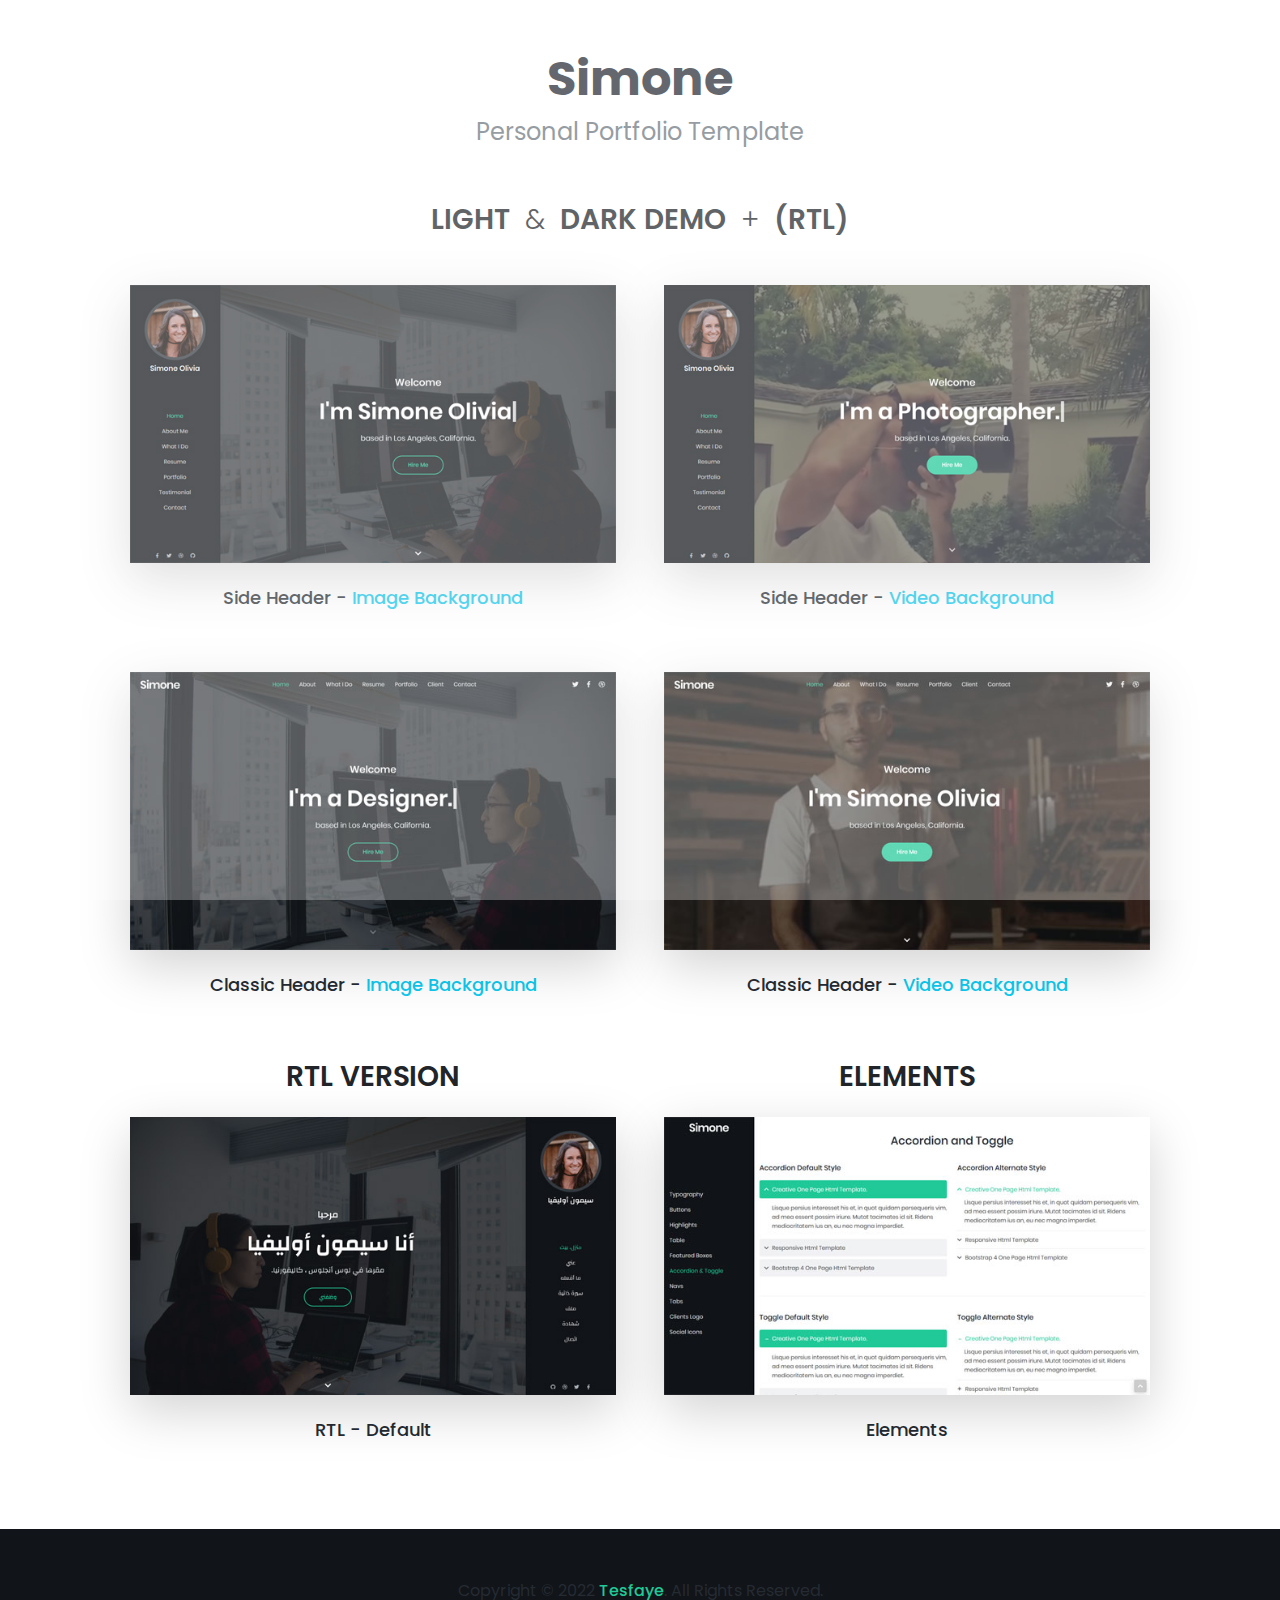
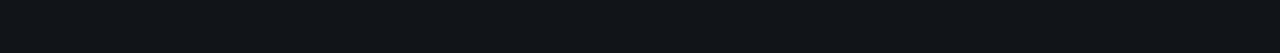
<file: demos.html>
<!DOCTYPE html>
<html lang="en">
<head>
<meta charset="utf-8" />
<meta http-equiv="X-UA-Compatible" content="IE=edge">
<meta name="viewport" content="width=device-width, initial-scale=1">
<link href="images/favicon.png" rel="icon" />
<title>Simone - Personal Portfolio Template</title>
<meta name="description" content="Simone is responsive bootstrap 5 one page personal portfolio html template.">
<meta name="author" content="harnishdesign.net">

<!-- Web Fonts
======================= -->
<link href="https://fonts.googleapis.com/css2?family=Poppins:ital,wght@0,100;0,200;0,300;0,400;0,500;0,600;0,700;0,800;0,900;1,100;1,200;1,300;1,400;1,500;1,600;1,700;1,800;1,900&display=swap" rel="stylesheet">

<!-- Stylesheet
======================= -->
<link rel="stylesheet" type="text/css" href="vendor/bootstrap/css/bootstrap.min.css"/>
<link rel="stylesheet" type="text/css" href="css/stylesheet.css"/>
</head>
<body>

<!-- Preloader -->
<div class="preloader">
  <div class="lds-ellipsis">
    <div></div>
    <div></div>
    <div></div>
    <div></div>
  </div>
</div>
<!-- Preloader End -->

<div id="main-wrapper"> 

<!-- Header -->
<header class="text-center bg-white py-5">
  <h1 class="text-12 fw-700">Simone</h1>
  <h2 class="text-muted text-6 fw-400">Personal Portfolio Template</h2>
</header>
<div class="container text-center pb-5">
  <h2 class="text-7 mb-4 text-dark text-uppercase fw-600">Light <span class="fw-300 mx-2">&</span> Dark Demo <span class="fw-300 mx-2">+</span> (RTL)</h2>
  <div class="row gx-5 mx-lg-4 portfolio">
          <div class="col-md-6 my-4">
            <div class="portfolio-box mb-3">
              <div class="portfolio-img shadow-lg"> <img class="img-fluid d-block" src="images/demos/index.jpg" alt="">
                <div class="portfolio-overlay">
                  <div class="portfolio-overlay-details">
				  <a href="index.html" target="_blank" class="btn btn-outline-light btn-lg mx-1">Light</a>
				  <a href="index-dark.html" target="_blank" class="btn btn-outline-light btn-lg mx-1">Dark</a>
				  </div>
                </div>
              </div>
              <div class="portfolio-details pb-0">
                <h3 class="text-4 fw-500 mb-0">Side Header - <span class="text-info">Image Background</span></h3>
              </div>
            </div>
          </div>
		  <div class="col-md-6 my-4">
            <div class="portfolio-box mb-3">
              <div class="portfolio-img shadow-lg"> <img class="img-fluid d-block" src="images/demos/index-video.jpg" alt="">
                <div class="portfolio-overlay">
                  <div class="portfolio-overlay-details">
				  <a href="index-video-youtube.html" target="_blank" class="btn btn-outline-light btn-lg mx-1">Light</a>
				  <a href="index-video-youtube-dark.html" target="_blank" class="btn btn-outline-light btn-lg mx-1">Dark</a>
				  </div>
                </div>
              </div>
              <div class="portfolio-details pb-0">
                <h3 class="text-4 fw-500 mb-0">Side Header - <span class="text-info">Video Background</span></h3>
              </div>
            </div>
          </div>
		  <div class="col-md-6 my-4">
            <div class="portfolio-box mb-3">
              <div class="portfolio-img shadow-lg"> <img class="img-fluid d-block" src="images/demos/index-classic-header.jpg" alt="">
                <div class="portfolio-overlay">
                  <div class="portfolio-overlay-details">
				  <a href="index-classic-header.html" target="_blank" class="btn btn-outline-light btn-lg mx-1">Light</a>
				  <a href="index-dark-classic-header.html" target="_blank" class="btn btn-outline-light btn-lg mx-1">Dark</a>
				  </div>
                </div>
              </div>
              <div class="portfolio-details pb-0">
                <h3 class="text-4 fw-500 mb-0">Classic Header - <span class="text-info">Image Background</span></h3>
              </div>
            </div>
          </div>
		  <div class="col-md-6 my-4">
            <div class="portfolio-box mb-3">
              <div class="portfolio-img shadow-lg"> <img class="img-fluid d-block" src="images/demos/index-video-classic-header.jpg" alt="">
                <div class="portfolio-overlay">
                  <div class="portfolio-overlay-details">
				  <a href="index-video-youtube-classic-header.html" target="_blank" class="btn btn-outline-light btn-lg mx-1">Light</a>
				  <a href="index-video-youtube-dark-classic-header.html" target="_blank" class="btn btn-outline-light btn-lg mx-1">Dark</a>
				  </div>
                </div>
              </div>
              <div class="portfolio-details pb-0">
                <h3 class="text-4 fw-500 mb-0">Classic Header - <span class="text-info">Video Background</span></h3>
              </div>
            </div>
          </div>
		  <div class="col-md-6 my-4">
            <h2 class="text-7 mb-4 text-dark text-uppercase fw-600">RTL Version</h2>
			<div class="portfolio-box mb-3">
              <div class="portfolio-img shadow-lg"> <img class="img-fluid d-block" src="images/demos/index-rtl.jpg" alt="">
                <div class="portfolio-overlay">
                  <div class="portfolio-overlay-details">
				  <a href="index-rtl.html" target="_blank" class="btn btn-outline-light btn-lg mx-1">View Demo</a>
				  </div>
                </div>
              </div>
              <div class="portfolio-details pb-0">
                <h3 class="text-4 fw-500 mb-0">RTL - Default</h3>
              </div>
            </div>
          </div>
		  <div class="col-md-6 my-4">
            <h2 class="text-7 mb-4 text-dark text-uppercase fw-600">Elements</h2>
			<div class="portfolio-box mb-3">
              <div class="portfolio-img shadow-lg"> <img class="img-fluid d-block" src="images/demos/elements.jpg" alt="">
                <div class="portfolio-overlay">
                  <div class="portfolio-overlay-details">
				  <a href="elements.html" target="_blank" class="btn btn-outline-light btn-lg mx-1">View Demo</a>
				  </div>
                </div>
              </div>
              <div class="portfolio-details pb-0">
                <h3 class="text-4 fw-500 mb-0">Elements</h3>
              </div>
            </div>
          </div>
	</div>
</div>

<!-- Footer -->
<footer id="footer" class="text-center bg-dark footer-text-light py-5">
  <p class="mb-0">Copyright © 2022 <a href="#" class="fw-500">Tesfaye</a>. All Rights Reserved.</p>
</footer>
</div>
<!-- Script --> 
<script src="vendor/jquery/jquery.min.js"></script> 
<script src="vendor/bootstrap/js/bootstrap.bundle.min.js"></script> 
<script src="js/theme.js"></script>
</body>
</html>
</file>
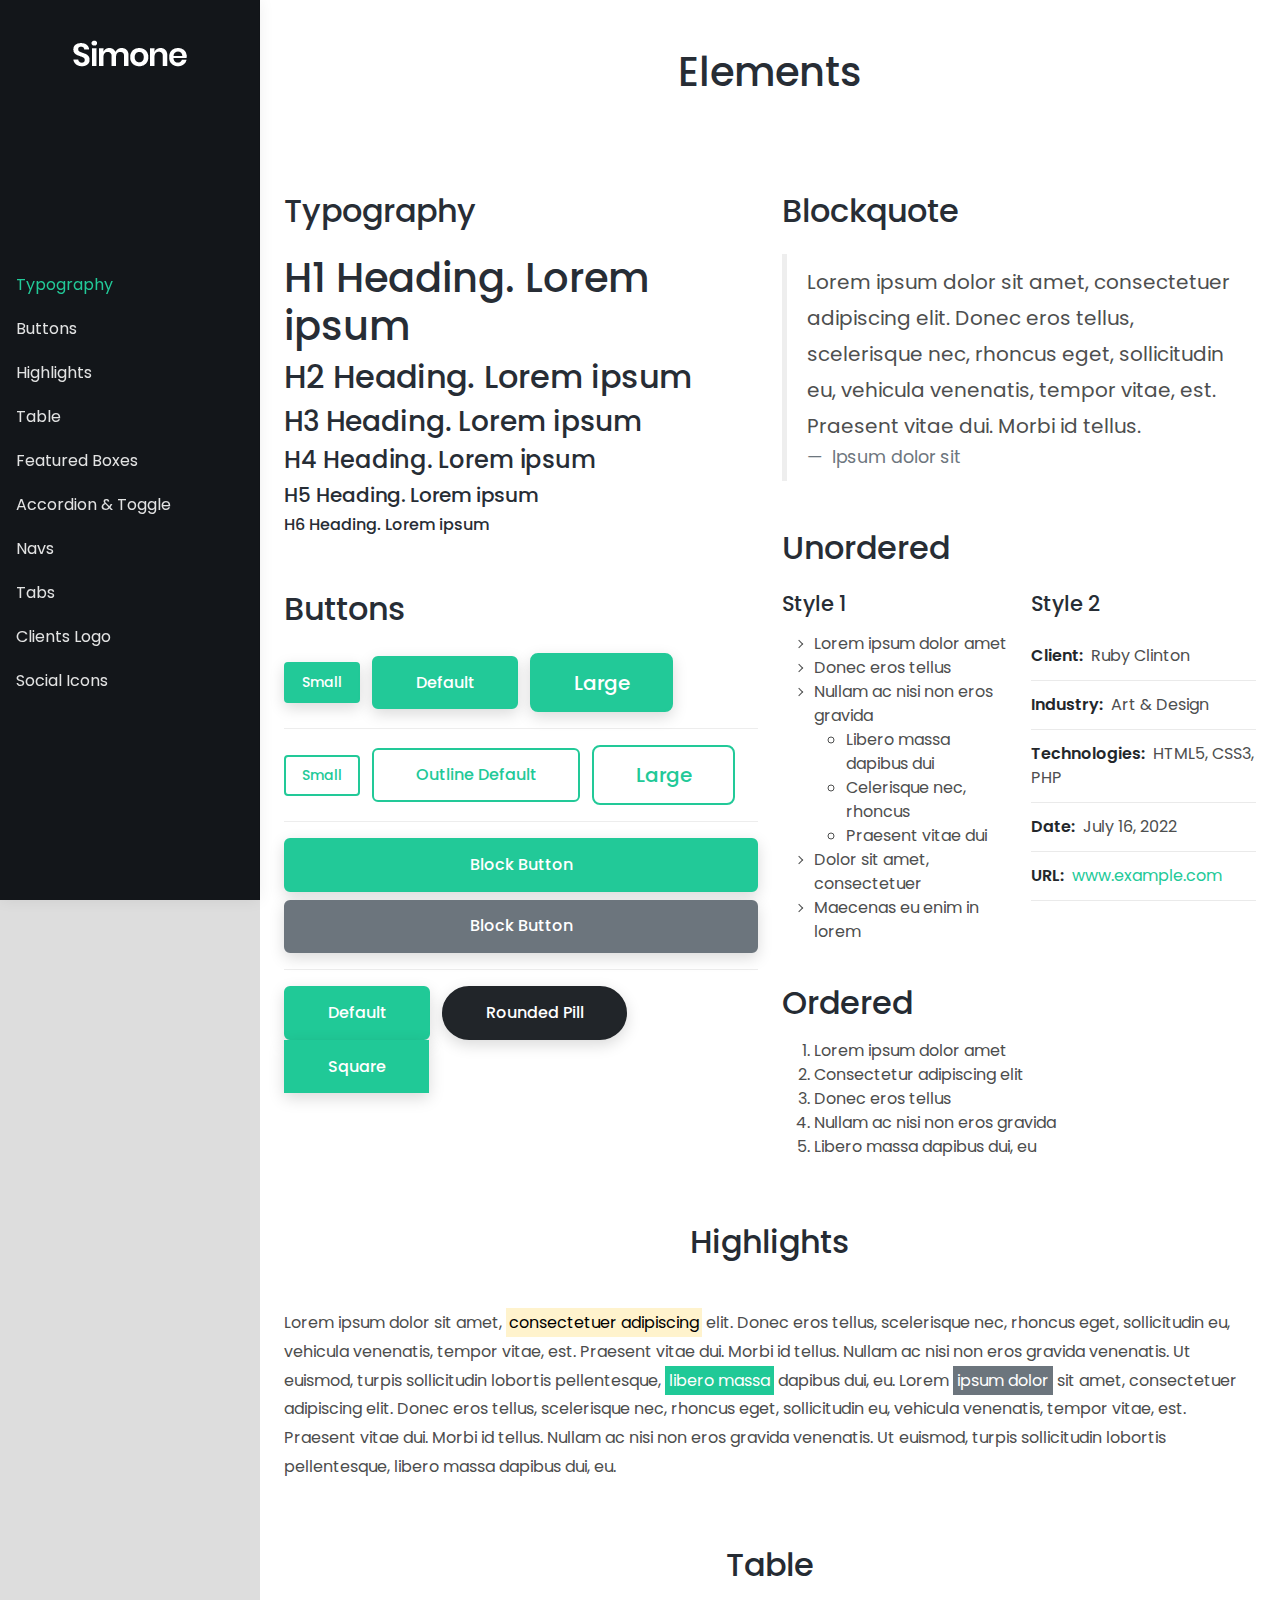
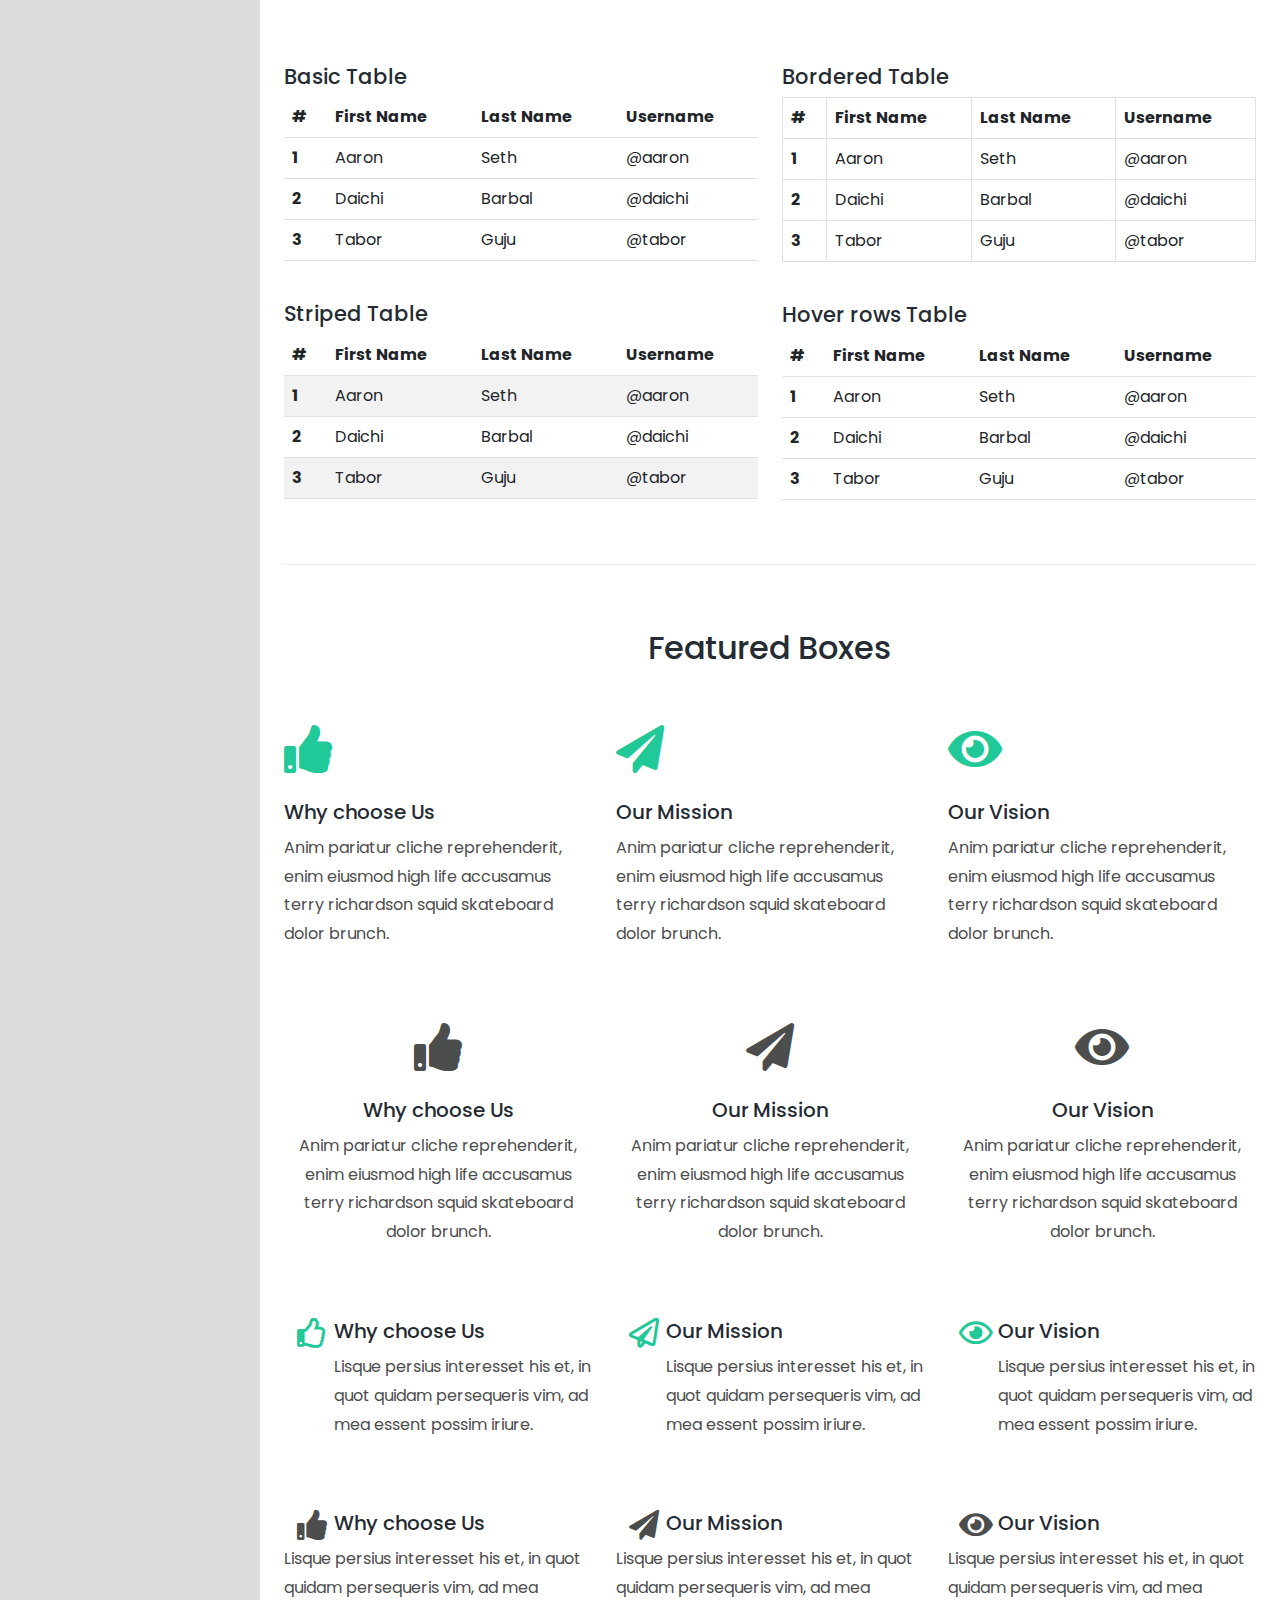
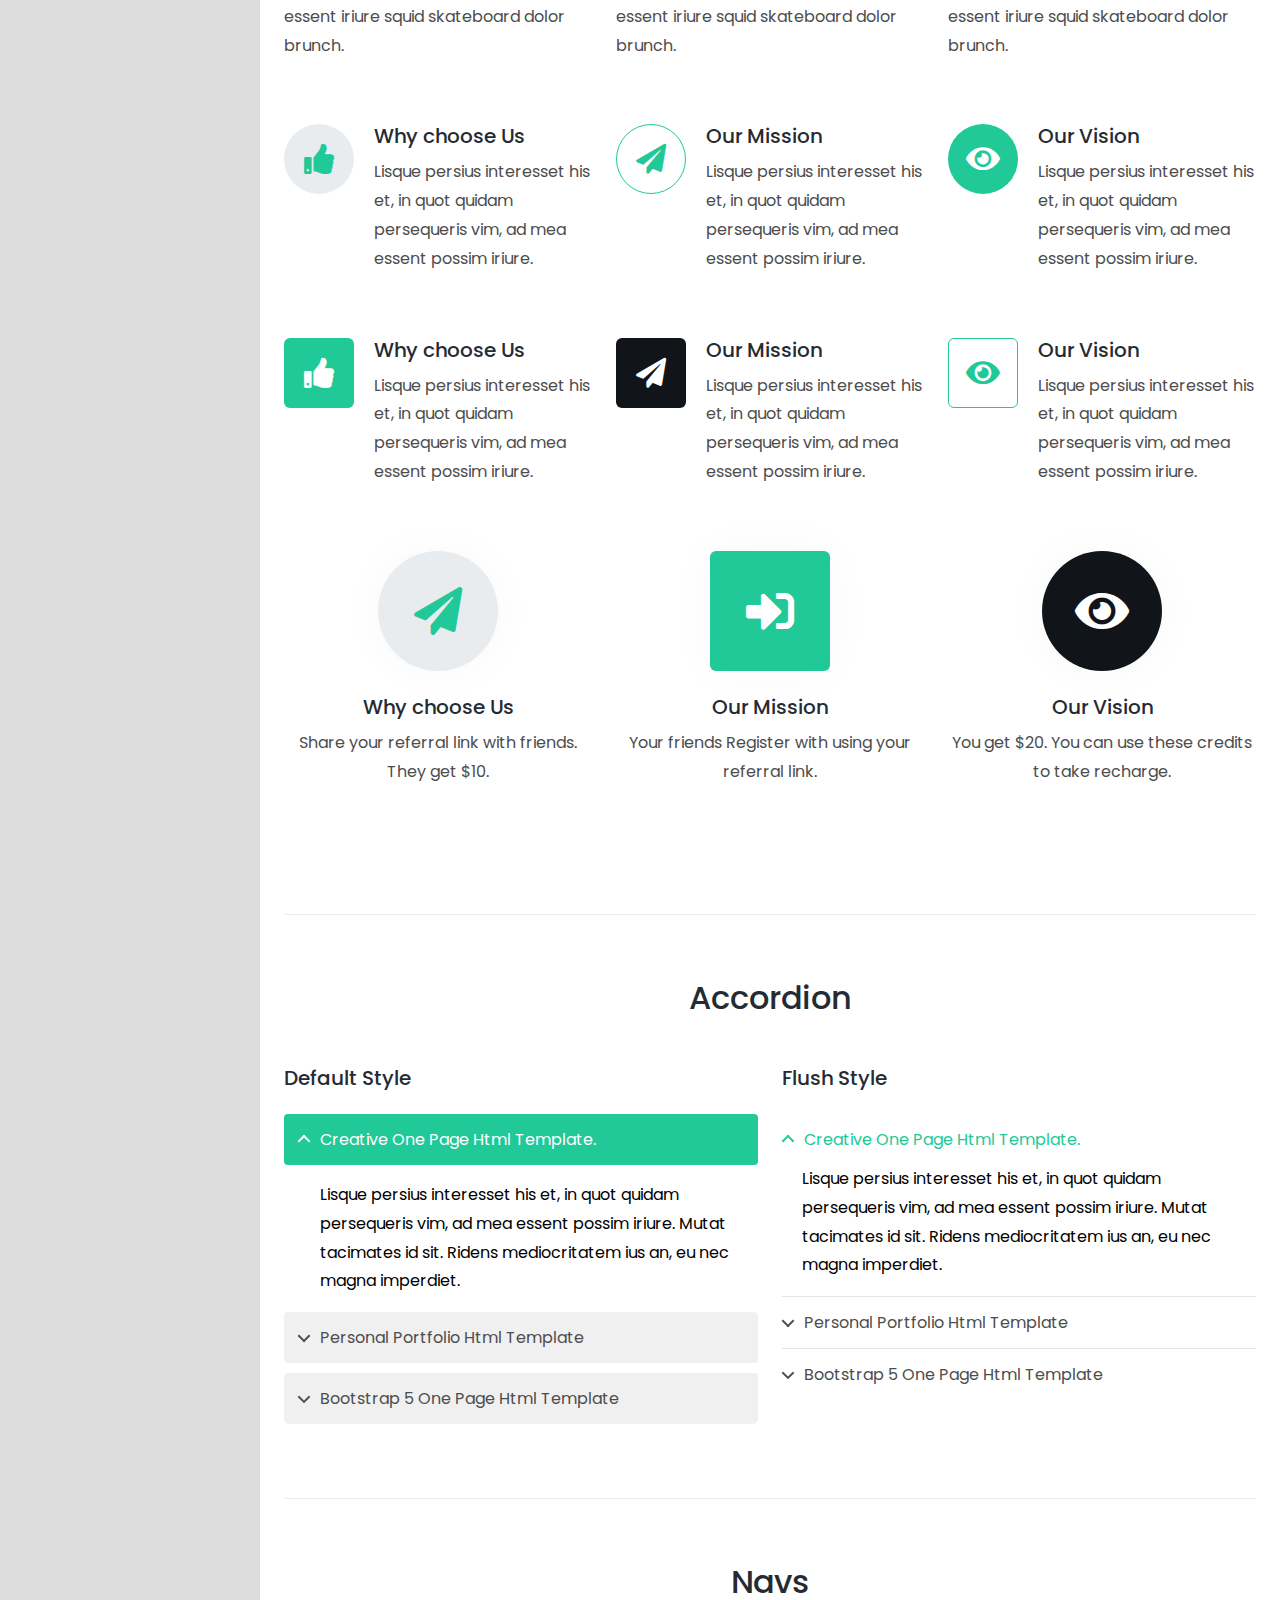
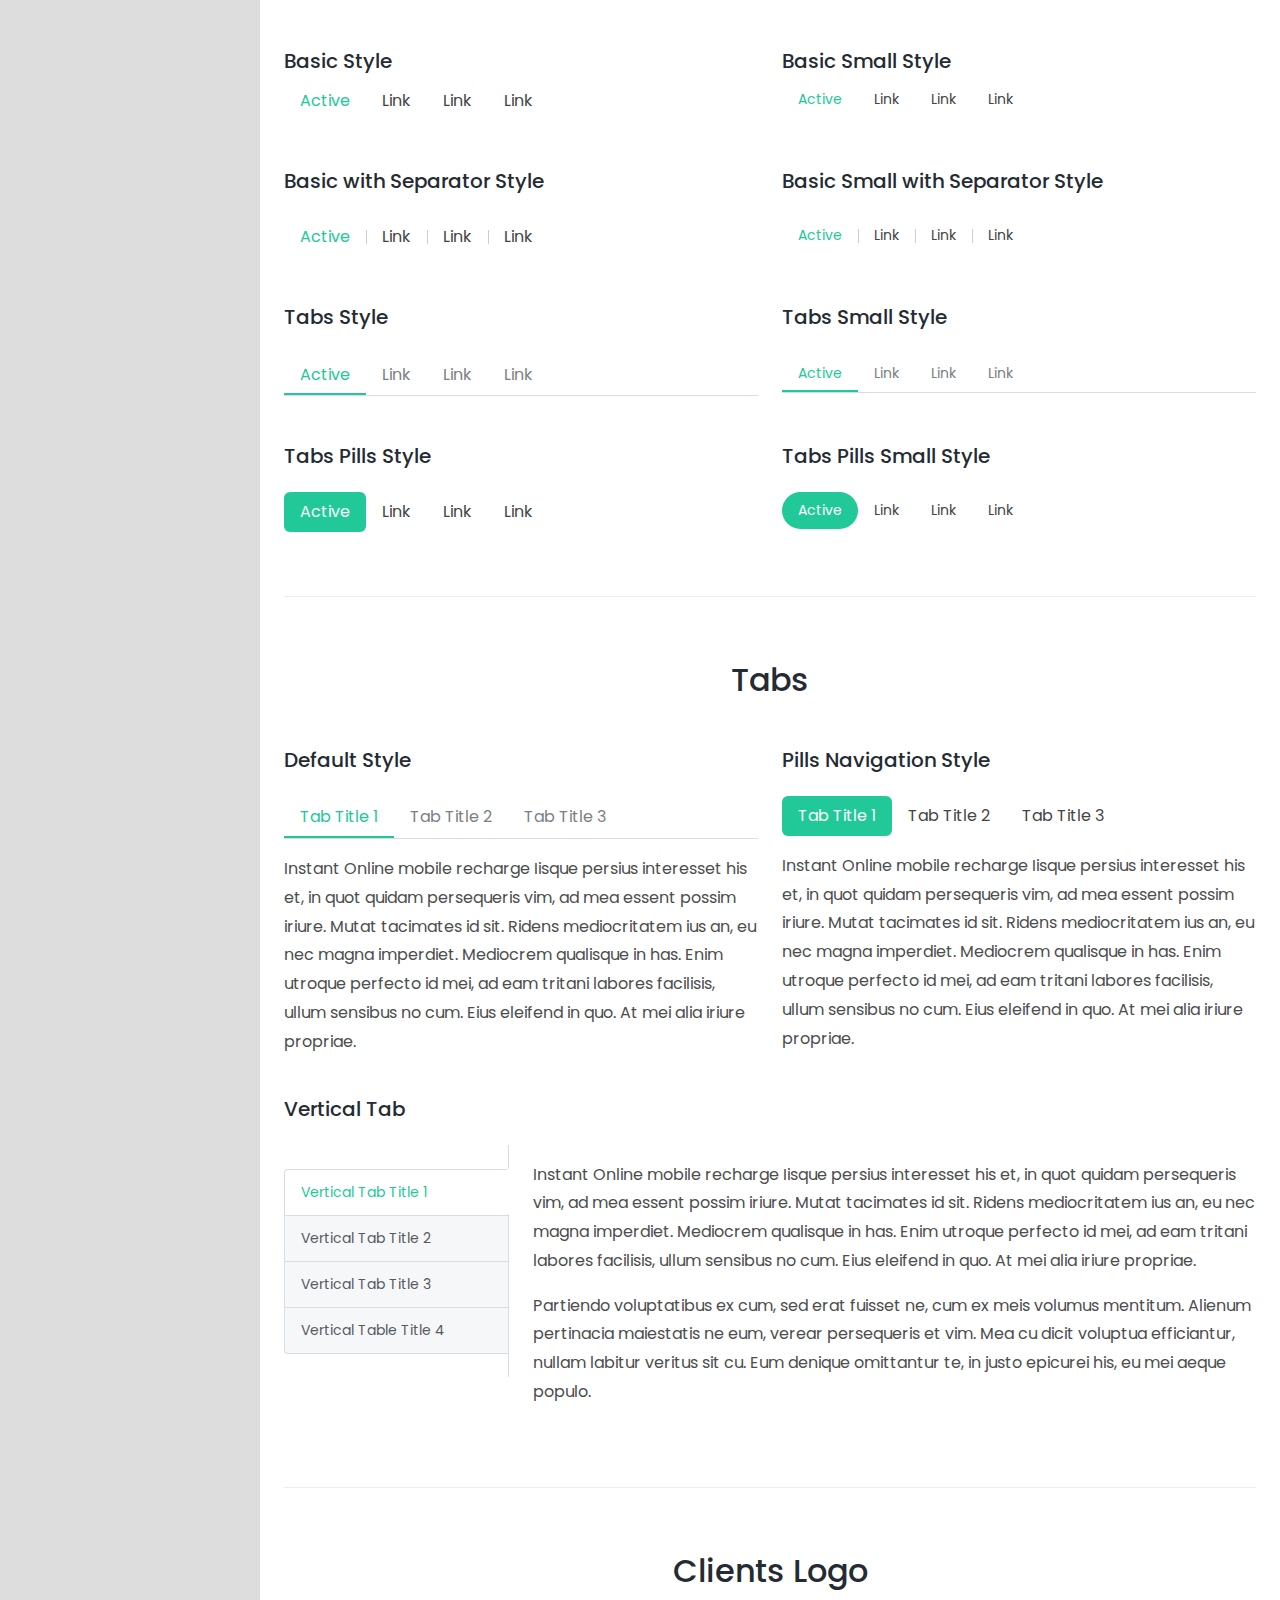
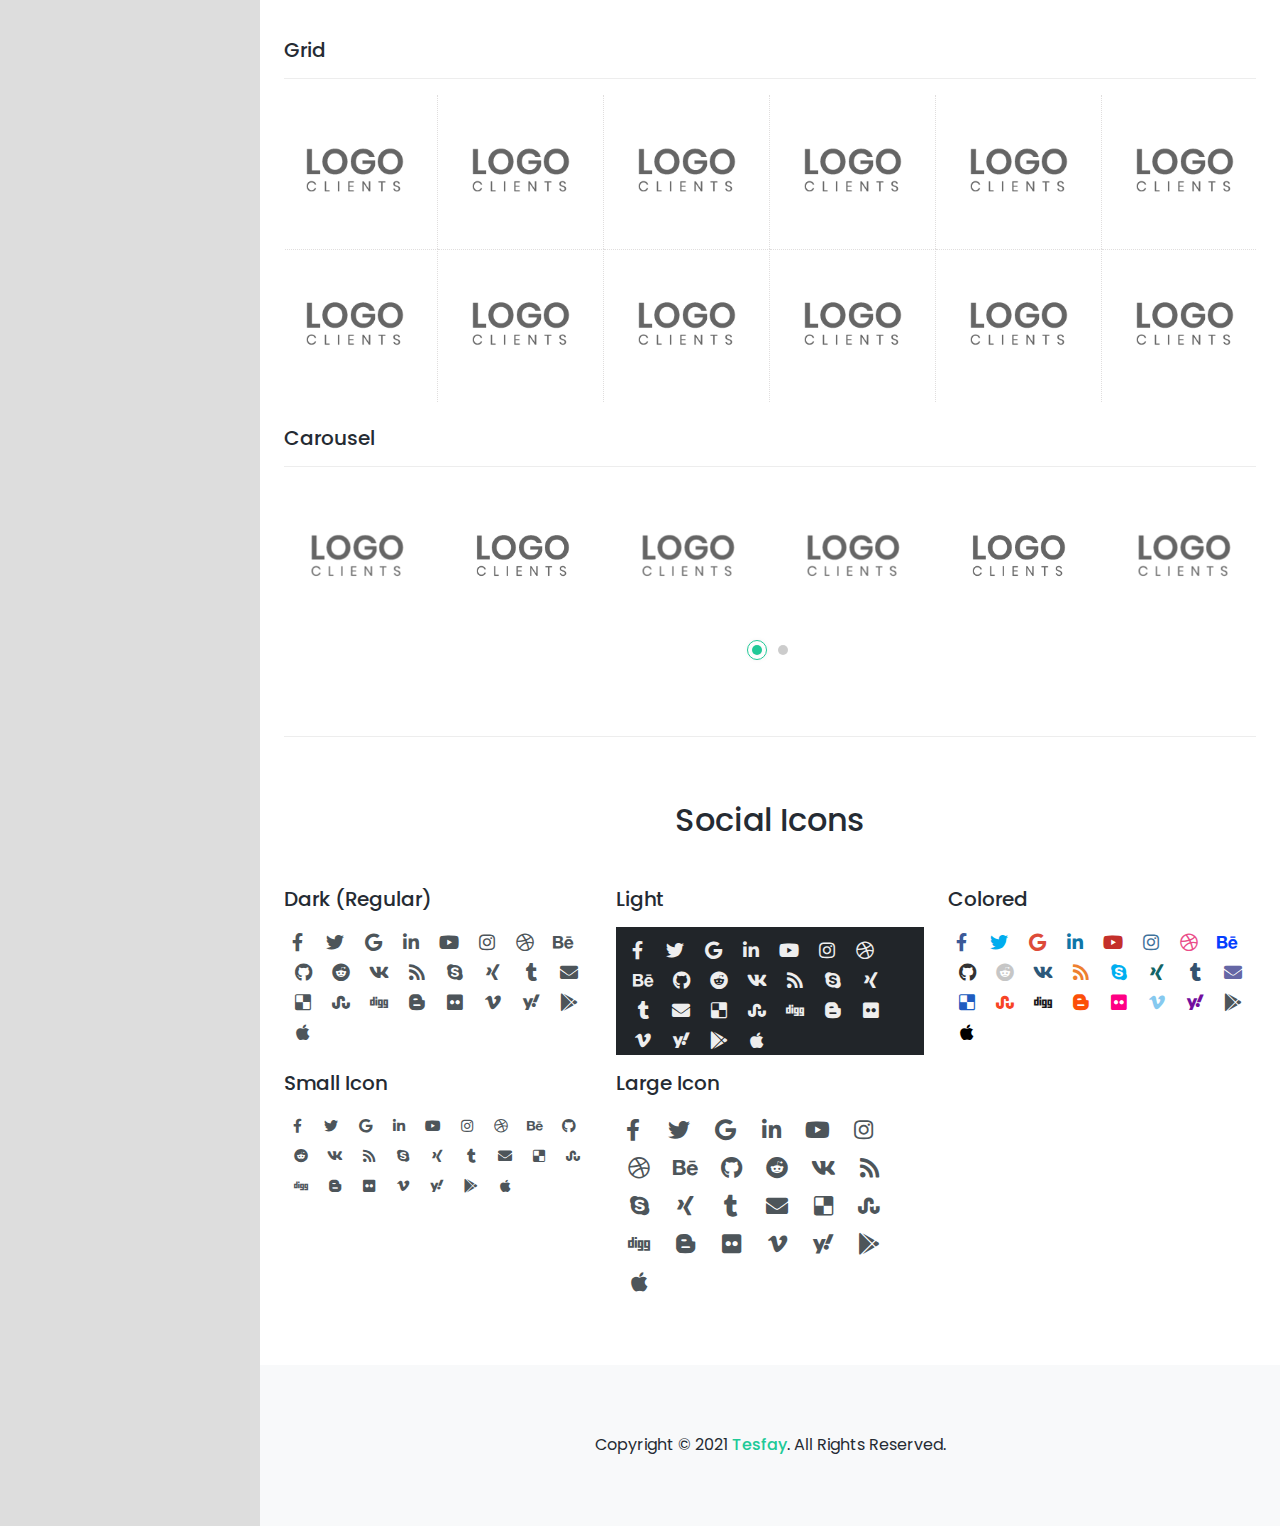
<file: elements.html>
<!DOCTYPE html>
<html lang="en">
<head>
<meta charset="UTF-8" />
<meta http-equiv="X-UA-Compatible" content="IE=edge">
<meta name="viewport" content="width=device-width, initial-scale=1">
<link href="images/favicon.png" rel="icon" />
<title>Simone - Personal Portfolio Template</title>
<meta name="description" content="Simone is responsive bootstrap 5 one page personal portfolio html template.">
<meta name="author" content="harnishdesign.net">

<!-- Web Fonts -->
<link href="https://fonts.googleapis.com/css2?family=Poppins:ital,wght@0,100;0,200;0,300;0,400;0,500;0,600;0,700;0,800;0,900;1,100;1,200;1,300;1,400;1,500;1,600;1,700;1,800;1,900&display=swap" rel="stylesheet">

<!-- Stylesheet
============================================= -->
<!-- Bootstrap -->
<link rel="stylesheet" type="text/css" href="vendor/bootstrap/css/bootstrap.min.css" />
<!-- Font Awesome Icon -->
<link rel="stylesheet" type="text/css" href="vendor/font-awesome/css/all.min.css" />
<!-- Owl Carousel -->
<link rel="stylesheet" type="text/css" href="vendor/owl.carousel/assets/owl.carousel.min.css" />
<!-- Magnific Popup -->
<link rel="stylesheet" type="text/css" href="vendor/magnific-popup/magnific-popup.min.css" />
<!-- Custom Stylesheet -->
<link rel="stylesheet" type="text/css" href="css/stylesheet.css" />
</head>

<body class="side-header" data-bs-spy="scroll" data-bs-target="#header-nav" data-bs-offset="1">

<!-- Preloader -->
<div class="preloader">
  <div class="lds-ellipsis"><div></div><div></div><div></div><div></div></div>
</div>
<!-- Preloader End --> 

<!-- Document Wrapper   
=============================== -->
<div id="main-wrapper"> 
  <!-- Header
  ============================ -->
  <header id="header" class="sticky-top"> 
    <!-- Navbar -->
    <nav class="primary-menu navbar navbar-expand-lg navbar-dark bg-dark border-bottom-0">
      <div class="container-fluid position-relative h-100 flex-lg-column ps-3 px-lg-3 pt-lg-3 pb-lg-2"> 
        
        <!-- Logo --> 
        <a class="mt-lg-4" href="index.html" title="Simone"> <img src="images/logo-light.png" alt="Simone"/> </a> 
        <!-- Logo End -->
        
        <div id="header-nav" class="collapse navbar-collapse w-100 my-lg-auto">
          <ul class="navbar-nav my-lg-auto py-lg-3">
            <li class="nav-item"><a class="nav-link smooth-scroll active" href="#typography">Typography</a></li>
            <li class="nav-item"><a class="nav-link smooth-scroll" href="#buttons">Buttons</a></li>
            <li class="nav-item"><a class="nav-link smooth-scroll" href="#highlights">Highlights</a></li>
            <li class="nav-item"><a class="nav-link smooth-scroll" href="#table">Table</a></li>
            <li class="nav-item"><a class="nav-link smooth-scroll" href="#featuredBoxes">Featured Boxes</a></li>
            <li class="nav-item"><a class="nav-link smooth-scroll" href="#accordionToggle">Accordion & Toggle</a></li>
            <li class="nav-item"><a class="nav-link smooth-scroll" href="#navs">Navs</a></li>
            <li class="nav-item"><a class="nav-link smooth-scroll" href="#tabs">Tabs</a></li>
            <li class="nav-item"><a class="nav-link smooth-scroll" href="#clients">Clients Logo</a></li>
            <li class="nav-item"><a class="nav-link smooth-scroll" href="#socialIcons">Social Icons</a></li>
          </ul>
        </div>
        <button class="navbar-toggler" type="button" data-bs-toggle="collapse" data-bs-target="#header-nav"><span></span><span></span><span></span></button>
      </div>
    </nav>
    <!-- Navbar End --> 
  </header>
  <!-- Header End --> 
  
 
  
  <!-- Content
  ============================================= -->
  <div id="content" role="main" class="bg-white">
    <div class="container px-lg-4">
	<h1 id="typography" class="text-center pt-5 mb-5">Elements</h1>
      <div class="row">
        <div class="col-sm-6"> 
          
          <!-- Typography
            ============================================= -->
          <h2 class="mb-4 pt-5">Typography</h2>
          <h1>H1 Heading. Lorem ipsum</h1>
          <h2>H2 Heading. Lorem ipsum</h2>
          <h3>H3 Heading. Lorem ipsum</h3>
          <h4>H4 Heading. Lorem ipsum</h4>
          <h5>H5 Heading. Lorem ipsum</h5>
          <h6>H6 Heading. Lorem ipsum</h6>
          <!-- Typography End--> 
          
          <!-- Buttons
            ============================================= -->
          <h2 id="buttons" class="mb-4 pt-5">Buttons</h2>
              <button type="button" class="btn btn-primary btn-sm">Small</button>
              <button type="button" class="btn btn-primary mx-2">Default</button>
              <button type="button" class="btn btn-primary btn-lg">Large</button>
			<hr>
              <button type="button" class="btn btn-outline-primary btn-sm shadow-none">Small</button>
              <button type="button" class="btn btn-outline-primary mx-2 shadow-none">Outline Default</button>
              <button type="button" class="btn btn-outline-primary btn-lg shadow-none">Large</button>
            <hr>
            <div class="d-grid gap-2">
				<button class="btn btn-primary" type="button">Block Button</button>
				<button class="btn btn-secondary" type="button">Block Button</button>
			</div>
            <hr>
              <button type="button" class="btn btn-primary">Default</button>
              <button type="button" class="btn btn-dark rounded-pill mx-2">Rounded Pill</button>
              <button type="button" class="btn btn-primary rounded-0">Square</button>
          </div>
          <!-- Buttons End-->
          
        <div class="col-sm-6"> 
          <!-- Blockquote
            ============================================= -->
          <h2 class="mb-4 pt-5">Blockquote</h2>
          <figure>
  <blockquote class="blockquote">
    <p>Lorem ipsum dolor sit amet, consectetuer adipiscing elit. Donec eros tellus, scelerisque nec, rhoncus eget, sollicitudin eu, vehicula venenatis, tempor vitae, est. Praesent vitae dui. Morbi id tellus.</p>
	<figcaption class="blockquote-footer">
    Ipsum dolor sit
  </figcaption>
  </blockquote>
</figure>
          <!-- Blockquote End--> 
          
          <!-- Unordered
            ============================================= -->
          <h2 class="mt-5 mb-4">Unordered</h2>
          <div class="row">
            <div class="col-sm-6">
              <h2 class="text-5 mb-3">Style 1</h2>
              <ul class="list-style-1">
                <li>Lorem ipsum dolor amet</li>
                <li>Donec eros tellus </li>
                <li>Nullam ac nisi non eros gravida
                  <ul>
                    <li>Libero massa dapibus dui</li>
                    <li>Celerisque nec, rhoncus</li>
                    <li>Praesent vitae dui</li>
                  </ul>
                </li>
                <li>Dolor sit amet, consectetuer</li>
                <li>Maecenas eu enim in lorem</li>
              </ul>
              
              <!-- Unordered End--> 
            </div>
            <div class="col-sm-6">
              <h2 class="text-5 mb-3">Style 2</h2>
              <ul class="list-style-2">
                <li class=""><span class="text-dark fw-600 me-2">Client:</span>Ruby Clinton</li>
                <li class=""><span class="text-dark fw-600 me-2">Industry:</span>Art &amp; Design</li>
                <li class=""><span class="text-dark fw-600 me-2">Technologies:</span>HTML5, CSS3, PHP</li>
                <li class=""><span class="text-dark fw-600 me-2">Date:</span>July 16, 2022</li>
                <li class=""><span class="text-dark fw-600 me-2">URL:</span><a href="#" target="_blank">www.example.com</a></li>
              </ul>
            </div>
          </div>
          
          <!-- Ordered
                ============================================= -->
          <h2 class="mt-4 mb-3">Ordered</h2>
          <ol>
            <li>Lorem ipsum dolor amet</li>
            <li>Consectetur adipiscing elit</li>
            <li>Donec eros tellus </li>
            <li>Nullam ac nisi non eros gravida</li>
            <li>Libero massa dapibus dui, eu</li>
          </ol>
          <!-- Ordered End--> 
          
        </div>
      </div>
      
      <!-- Highlights
        ============================================= -->
      <h2 id="highlights" class="text-center pt-5 mb-5">Highlights</h2>
      <p>Lorem ipsum dolor sit amet,
        <mark>consectetuer adipiscing</mark>
        elit. Donec eros tellus, scelerisque nec, rhoncus eget, sollicitudin eu, vehicula venenatis, tempor vitae, est. Praesent vitae dui. Morbi id tellus. Nullam ac nisi non eros gravida venenatis. Ut euismod, turpis sollicitudin lobortis pellentesque,
        <mark class="bg-primary text-white px-1">libero massa</mark>
        dapibus dui, eu. Lorem
        <mark class="bg-secondary text-white px-1">ipsum dolor</mark>
        sit amet, consectetuer adipiscing elit. Donec eros tellus, scelerisque nec, rhoncus eget, sollicitudin eu, vehicula venenatis, tempor vitae, est. Praesent vitae dui. Morbi id tellus. Nullam ac nisi non eros gravida venenatis. Ut euismod, turpis sollicitudin lobortis pellentesque, libero massa dapibus dui, eu. </p>
      <!-- Highlights End-->
      
      <h2 id="table" class="text-center py-5">Table</h2>
      <div class="row">
        <div class="col-md-6"> 
          
          <!-- Basic Table
            ============================================= -->
          <h4 class="text-5 mt-4">Basic Table</h4>
          <div class="table-responsive">
            <table class="table">
              <thead>
                <tr>
                  <th>#</th>
                  <th>First Name</th>
                  <th>Last Name</th>
                  <th>Username</th>
                </tr>
              </thead>
              <tbody>
                <tr>
                  <th scope="row">1</th>
                  <td>Aaron</td>
                  <td>Seth</td>
                  <td>@aaron</td>
                </tr>
                <tr>
                  <th scope="row">2</th>
                  <td>Daichi</td>
                  <td>Barbal</td>
                  <td>@daichi</td>
                </tr>
                <tr>
                  <th scope="row">3</th>
                  <td>Tabor</td>
                  <td>Guju</td>
                  <td>@tabor</td>
                </tr>
              </tbody>
            </table>
          </div>
          <!-- Basic Table End--> 
          
          <!-- Striped Table
            ============================================= -->
          <h4 class="text-5 mt-4">Striped Table</h4>
          <div class="table-responsive">
            <table class="table table-striped">
              <thead>
                <tr>
                  <th>#</th>
                  <th>First Name</th>
                  <th>Last Name</th>
                  <th>Username</th>
                </tr>
              </thead>
              <tbody>
                <tr>
                  <th scope="row">1</th>
                  <td>Aaron</td>
                  <td>Seth</td>
                  <td>@aaron</td>
                </tr>
                <tr>
                  <th scope="row">2</th>
                  <td>Daichi</td>
                  <td>Barbal</td>
                  <td>@daichi</td>
                </tr>
                <tr>
                  <th scope="row">3</th>
                  <td>Tabor</td>
                  <td>Guju</td>
                  <td>@tabor</td>
                </tr>
              </tbody>
            </table>
          </div>
          <!-- Striped Table End--> 
          
        </div>
        <div class="col-md-6"> 
          <!-- Bordered Table
            ============================================= -->
          <h4 class="text-5 mt-4">Bordered Table</h4>
          <div class="table-responsive">
            <table class="table table-bordered">
              <thead>
                <tr>
                  <th>#</th>
                  <th>First Name</th>
                  <th>Last Name</th>
                  <th>Username</th>
                </tr>
              </thead>
              <tbody>
                <tr>
                  <th scope="row">1</th>
                  <td>Aaron</td>
                  <td>Seth</td>
                  <td>@aaron</td>
                </tr>
                <tr>
                  <th scope="row">2</th>
                  <td>Daichi</td>
                  <td>Barbal</td>
                  <td>@daichi</td>
                </tr>
                <tr>
                  <th scope="row">3</th>
                  <td>Tabor</td>
                  <td>Guju</td>
                  <td>@tabor</td>
                </tr>
              </tbody>
            </table>
          </div>
          <!-- Bordered Table End--> 
          
          <!-- Hover rows Table
            ============================================= -->
          <h4 class="text-5 mt-4">Hover rows Table</h4>
          <div class="table-responsive">
            <table class="table table-hover">
              <thead>
                <tr>
                  <th>#</th>
                  <th>First Name</th>
                  <th>Last Name</th>
                  <th>Username</th>
                </tr>
              </thead>
              <tbody>
                <tr>
                  <th scope="row">1</th>
                  <td>Aaron</td>
                  <td>Seth</td>
                  <td>@aaron</td>
                </tr>
                <tr>
                  <th scope="row">2</th>
                  <td>Daichi</td>
                  <td>Barbal</td>
                  <td>@daichi</td>
                </tr>
                <tr>
                  <th scope="row">3</th>
                  <td>Tabor</td>
                  <td>Guju</td>
                  <td>@tabor</td>
                </tr>
              </tbody>
            </table>
          </div>
          <!-- Hover rows Table End--> 
        </div>
      </div>
      <hr class="mt-5">
      
      <!-- Featured Boxes
        ============================================= -->
      <div id="featuredBoxes" class="py-5">
        <h2 class="text-center mb-5">Featured Boxes</h2>
        <!-- Default Style
          ============================================= -->
        <div class="row mb-5">
          <div class="col-md-4">
            <div class="featured-box">
              <div class="featured-box-icon text-primary"> <i class="fas fa-thumbs-up"></i></div>
              <h3>Why choose Us</h3>
              <p>Anim pariatur cliche reprehenderit, enim eiusmod high life accusamus terry richardson squid skateboard dolor brunch.</p>
            </div>
          </div>
          <div class="col-md-4">
            <div class="featured-box">
              <div class="featured-box-icon text-primary"> <i class="fas fa-paper-plane"></i> </div>
              <h3>Our Mission</h3>
              <p>Anim pariatur cliche reprehenderit, enim eiusmod high life accusamus terry richardson squid skateboard dolor brunch.</p>
            </div>
          </div>
          <div class="col-md-4">
            <div class="featured-box">
              <div class="featured-box-icon text-primary"> <i class="fas fa-eye"></i> </div>
              <h3>Our Vision</h3>
              <p>Anim pariatur cliche reprehenderit, enim eiusmod high life accusamus terry richardson squid skateboard dolor brunch.</p>
            </div>
          </div>
        </div>
        <!-- Default Style end --> 
        
        <!-- Default Style Center
          ============================================= -->
        <div class="row mb-5">
          <div class="col-md-4">
            <div class="featured-box text-center">
              <div class="featured-box-icon"> <i class="fas fa-thumbs-up"></i></div>
              <h3>Why choose Us</h3>
              <p>Anim pariatur cliche reprehenderit, enim eiusmod high life accusamus terry richardson squid skateboard dolor brunch.</p>
            </div>
          </div>
          <div class="col-md-4">
            <div class="featured-box text-center">
              <div class="featured-box-icon"> <i class="fas fa-paper-plane"></i> </div>
              <h3>Our Mission</h3>
              <p>Anim pariatur cliche reprehenderit, enim eiusmod high life accusamus terry richardson squid skateboard dolor brunch.</p>
            </div>
          </div>
          <div class="col-md-4">
            <div class="featured-box text-center">
              <div class="featured-box-icon"> <i class="fas fa-eye"></i> </div>
              <h3>Our Vision</h3>
              <p>Anim pariatur cliche reprehenderit, enim eiusmod high life accusamus terry richardson squid skateboard dolor brunch.</p>
            </div>
          </div>
        </div>
        <!-- Default Style Center end --> 
        
        <!-- Style 1
          ============================================= -->
        <div class="row mb-5">
          <div class="col-md-4">
            <div class="featured-box style-1">
              <div class="featured-box-icon text-primary"> <i class="far fa-thumbs-up"></i></div>
              <h3>Why choose Us</h3>
              <p>Lisque persius interesset his et, in quot quidam persequeris vim, ad mea essent possim iriure.</p>
            </div>
          </div>
          <div class="col-md-4">
            <div class="featured-box style-1">
              <div class="featured-box-icon text-primary"> <i class="far fa-paper-plane"></i> </div>
              <h3>Our Mission</h3>
              <p>Lisque persius interesset his et, in quot quidam persequeris vim, ad mea essent possim iriure.</p>
            </div>
          </div>
          <div class="col-md-4">
            <div class="featured-box style-1">
              <div class="featured-box-icon text-primary"> <i class="far fa-eye"></i> </div>
              <h3>Our Vision</h3>
              <p>Lisque persius interesset his et, in quot quidam persequeris vim, ad mea essent possim iriure.</p>
            </div>
          </div>
        </div>
        <!-- Style 1 end --> 
        
        <!-- Style 2
          ============================================= -->
        <div class="row mb-5">
          <div class="col-md-4">
            <div class="featured-box style-2">
              <div class="featured-box-icon"> <i class="fas fa-thumbs-up"></i></div>
              <h3>Why choose Us</h3>
              <p>Lisque persius interesset his et, in quot quidam persequeris vim, ad mea essent iriure squid skateboard dolor brunch.</p>
            </div>
          </div>
          <div class="col-md-4">
            <div class="featured-box style-2">
              <div class="featured-box-icon"> <i class="fas fa-paper-plane"></i> </div>
              <h3>Our Mission</h3>
              <p>Lisque persius interesset his et, in quot quidam persequeris vim, ad mea essent iriure squid skateboard dolor brunch.</p>
            </div>
          </div>
          <div class="col-md-4">
            <div class="featured-box style-2">
              <div class="featured-box-icon"> <i class="fas fa-eye"></i> </div>
              <h3>Our Vision</h3>
              <p>Lisque persius interesset his et, in quot quidam persequeris vim, ad mea essent iriure squid skateboard dolor brunch.</p>
            </div>
          </div>
        </div>
        <!-- Style 2 end --> 
        
        <!-- Style 3
          ============================================= -->
        <div class="row mb-5">
          <div class="col-md-4">
            <div class="featured-box style-3">
              <div class="featured-box-icon bg-light-1 text-primary rounded-circle"> <i class="fas fa-thumbs-up"></i> </div>
              <h3>Why choose Us</h3>
              <p>Lisque persius interesset his et, in quot quidam persequeris vim, ad mea essent possim iriure.</p>
            </div>
          </div>
          <div class="col-md-4">
            <div class="featured-box style-3">
              <div class="featured-box-icon border border-primary text-primary rounded-circle"> <i class="fas fa-paper-plane"></i> </div>
              <h3>Our Mission</h3>
              <p>Lisque persius interesset his et, in quot quidam persequeris vim, ad mea essent possim iriure.</p>
            </div>
          </div>
          <div class="col-md-4">
            <div class="featured-box style-3">
              <div class="featured-box-icon bg-primary text-white rounded-circle"> <i class="fas fa-eye"></i> </div>
              <h3>Our Vision</h3>
              <p>Lisque persius interesset his et, in quot quidam persequeris vim, ad mea essent possim iriure.</p>
            </div>
          </div>
        </div>
        <div class="row mb-5">
          <div class="col-md-4">
            <div class="featured-box style-3">
              <div class="featured-box-icon bg-primary text-white rounded"> <i class="fas fa-thumbs-up"></i> </div>
              <h3>Why choose Us</h3>
              <p>Lisque persius interesset his et, in quot quidam persequeris vim, ad mea essent possim iriure.</p>
            </div>
          </div>
          <div class="col-md-4">
            <div class="featured-box style-3">
              <div class="featured-box-icon bg-dark text-white rounded"> <i class="fas fa-paper-plane"></i> </div>
              <h3>Our Mission</h3>
              <p>Lisque persius interesset his et, in quot quidam persequeris vim, ad mea essent possim iriure.</p>
            </div>
          </div>
          <div class="col-md-4">
            <div class="featured-box style-3">
              <div class="featured-box-icon text-primary border border-primary rounded"> <i class="fas fa-eye"></i> </div>
              <h3>Our Vision</h3>
              <p>Lisque persius interesset his et, in quot quidam persequeris vim, ad mea essent possim iriure.</p>
            </div>
          </div>
        </div>
        <!-- Style 3 end --> 
        
        <!-- Style 4
          ============================================= -->
        <div class="row mb-5">
          <div class="col-md-4">
            <div class="featured-box style-4">
              <div class="featured-box-icon bg-light-1 text-primary rounded-circle"> <i class="fas fa-paper-plane"></i> </div>
              <h3>Why choose Us</h3>
              <p class="text-3">Share your referral link with friends. They get $10.</p>
            </div>
          </div>
          <div class="col-md-4">
            <div class="featured-box style-4">
              <div class="featured-box-icon bg-primary text-white rounded"> <i class="fas fa-sign-in-alt"></i> </div>
              <h3>Our Mission</h3>
              <p class="text-3">Your friends Register with using your referral link.</p>
            </div>
          </div>
          <div class="col-md-4">
            <div class="featured-box style-4">
              <div class="featured-box-icon bg-dark text-white rounded-circle"> <i class="fas fa-eye"></i> </div>
              <h3>Our Vision</h3>
              <p class="text-3">You get $20. You can use these credits to take recharge.</p>
            </div>
          </div>
        </div>
        <!-- Style 4 end --> 
        
      </div>
      <!-- Featured Boxes end -->
      
      <hr>

      
      <!-- Accordion
      ============================================= -->
      <div id="accordionToggle" class="py-5">
        <h2 class="text-center mb-5">Accordion</h2>
        <div class="row">
          <div class="col-md-6"> 
            <!-- Default Style
            ============================================= -->
            <h5 class="mb-4">Default Style</h5>
            <div class="accordion" id="accordionExample">
  <div class="accordion-item">
    <h2 class="accordion-header" id="headingOne">
      <button class="accordion-button" type="button" data-bs-toggle="collapse" data-bs-target="#collapseOne" aria-expanded="true" aria-controls="collapseOne">
        Creative One Page Html Template.
      </button>
    </h2>
    <div id="collapseOne" class="accordion-collapse collapse show" aria-labelledby="headingOne" data-bs-parent="#accordionExample">
      <div class="accordion-body">Lisque persius interesset his et, in quot quidam persequeris vim, ad mea essent possim iriure. Mutat tacimates id sit. Ridens mediocritatem ius an, eu nec magna imperdiet.</div>
    </div>
  </div>
  <div class="accordion-item">
    <h2 class="accordion-header" id="headingTwo">
      <button class="accordion-button collapsed" type="button" data-bs-toggle="collapse" data-bs-target="#collapseTwo" aria-expanded="false" aria-controls="collapseTwo">
        Personal Portfolio Html Template
      </button>
    </h2>
    <div id="collapseTwo" class="accordion-collapse collapse" aria-labelledby="headingTwo" data-bs-parent="#accordionExample">
      <div class="accordion-body">Mutat tacimates id sit. Ridens mediocritatem ius an, eu nec magna imperdiet. Lisque persius interesset his et, in quot quidam persequeris vim, ad mea essent possim iriure. Ad vegan excepteur butcher vice lomo.</div>
    </div>
  </div>
  <div class="accordion-item">
    <h2 class="accordion-header" id="headingThree">
      <button class="accordion-button collapsed" type="button" data-bs-toggle="collapse" data-bs-target="#collapseThree" aria-expanded="false" aria-controls="collapseThree">
        Bootstrap 5 One Page Html Template
	  </button>
    </h2>
    <div id="collapseThree" class="accordion-collapse collapse" aria-labelledby="headingThree" data-bs-parent="#accordionExample">
      <div class="accordion-body">
        Anim pariatur cliche reprehenderit, enim eiusmod high life accusamus terry richardson ad squid. 3 wolf moon officia aute, non cupidatat skateboard dolor brunch. Food truck quinoa nesciunt laborum eiusmod. Brunch 3 wolf moon tempor, sunt aliqua put a bird on it squid single-origin coffee nulla assumenda shoreditch et. Nihil anim keffiyeh helvetica, craft beer labore wes anderson cred nesciunt sapiente ea proident.
      </div>
    </div>
  </div>
</div>
            <!-- Default Style end --> 
          </div>
          <div class="col-md-6"> 
            <!-- Flush Style
            ============================================= -->
            <h5 class="mb-4">Flush Style</h5>
            <div class="accordion accordion-flush" id="accordionFlushExample">
  <div class="accordion-item">
    <h2 class="accordion-header" id="flush-headingOne">
      <button class="accordion-button" type="button" data-bs-toggle="collapse" data-bs-target="#flush-collapseOne" aria-expanded="true" aria-controls="flush-collapseOne">
        Creative One Page Html Template.
      </button>
    </h2>
    <div id="flush-collapseOne" class="accordion-collapse collapse show" aria-labelledby="flush-headingOne" data-bs-parent="#accordionFlushExample">
      <div class="accordion-body">Lisque persius interesset his et, in quot quidam persequeris vim, ad mea essent possim iriure. Mutat tacimates id sit. Ridens mediocritatem ius an, eu nec magna imperdiet.</div>
    </div>
  </div>
  <div class="accordion-item">
    <h2 class="accordion-header" id="flush-headingTwo">
      <button class="accordion-button collapsed" type="button" data-bs-toggle="collapse" data-bs-target="#flush-collapseTwo" aria-expanded="false" aria-controls="flush-collapseTwo">
        Personal Portfolio Html Template
      </button>
    </h2>
    <div id="flush-collapseTwo" class="accordion-collapse collapse" aria-labelledby="flush-headingTwo" data-bs-parent="#accordionFlushExample">
      <div class="accordion-body">Mutat tacimates id sit. Ridens mediocritatem ius an, eu nec magna imperdiet. Lisque persius interesset his et, in quot quidam persequeris vim, ad mea essent possim iriure. Ad vegan excepteur butcher vice lomo.</div>
    </div>
  </div>
  <div class="accordion-item">
    <h2 class="accordion-header" id="flush-headingThree">
      <button class="accordion-button collapsed" type="button" data-bs-toggle="collapse" data-bs-target="#flush-collapseThree" aria-expanded="false" aria-controls="flush-collapseThree">
        Bootstrap 5 One Page Html Template
      </button>
    </h2>
    <div id="flush-collapseThree" class="accordion-collapse collapse" aria-labelledby="flush-headingThree" data-bs-parent="#accordionFlushExample">
      <div class="accordion-body">
		Anim pariatur cliche reprehenderit, enim eiusmod high life accusamus terry richardson ad squid. 3 wolf moon officia aute, non cupidatat skateboard dolor brunch. Food truck quinoa nesciunt laborum eiusmod. Brunch 3 wolf moon tempor, sunt aliqua put a bird on it squid single-origin coffee nulla assumenda shoreditch et. Nihil anim keffiyeh helvetica, craft beer labore wes anderson cred nesciunt sapiente ea proident.
	  </div>
    </div>
  </div>
</div>
            <!-- Flush Style end --> 
          </div>
        </div>
         
      </div>
	  <!-- Accordion end -->
	  
      <hr>
      <div id="navs" class="py-5">
        <h2 class="text-center mb-5">Navs</h2>
        <div class="row">
          <div class="col-md-6">
            <h5>Basic Style</h5>
            <ul class="nav">
              <li class="nav-item"> <a class="nav-link active" href="#">Active</a> </li>
              <li class="nav-item"> <a class="nav-link" href="#">Link</a> </li>
              <li class="nav-item"> <a class="nav-link" href="#">Link</a> </li>
              <li class="nav-item"> <a class="nav-link" href="#">Link</a> </li>
            </ul>
          </div>
          <div class="col-md-6">
            <h5>Basic Small Style</h5>
            <ul class="nav nav-sm">
              <li class="nav-item"> <a class="nav-link active" href="#">Active</a> </li>
              <li class="nav-item"> <a class="nav-link" href="#">Link</a> </li>
              <li class="nav-item"> <a class="nav-link" href="#">Link</a> </li>
              <li class="nav-item"> <a class="nav-link" href="#">Link</a> </li>
            </ul>
          </div>
        </div>
        <div class="row">
          <div class="col-md-6">
            <h5 class="mt-5 mb-4">Basic with Separator Style</h5>
            <ul class="nav nav-separator">
              <li class="nav-item"> <a class="nav-link active" href="#">Active</a> </li>
              <li class="nav-item"> <a class="nav-link" href="#">Link</a> </li>
              <li class="nav-item"> <a class="nav-link" href="#">Link</a> </li>
              <li class="nav-item"> <a class="nav-link" href="#">Link</a> </li>
            </ul>
          </div>
          <div class="col-md-6">
            <h5 class="mt-5 mb-4">Basic Small with Separator Style</h5>
            <ul class="nav nav-separator nav-sm">
              <li class="nav-item"> <a class="nav-link active" href="#">Active</a> </li>
              <li class="nav-item"> <a class="nav-link" href="#">Link</a> </li>
              <li class="nav-item"> <a class="nav-link" href="#">Link</a> </li>
              <li class="nav-item"> <a class="nav-link" href="#">Link</a> </li>
            </ul>
          </div>
        </div>
        <div class="row">
          <div class="col-md-6">
            <h5 class="mt-5 mb-4">Tabs Style</h5>
            <ul class="nav nav-tabs">
              <li class="nav-item"> <a class="nav-link active" href="#">Active</a> </li>
              <li class="nav-item"> <a class="nav-link" href="#">Link</a> </li>
              <li class="nav-item"> <a class="nav-link" href="#">Link</a> </li>
              <li class="nav-item"> <a class="nav-link" href="#">Link</a> </li>
            </ul>
          </div>
          <div class="col-md-6">
            <h5 class="mt-5 mb-4">Tabs Small Style</h5>
            <ul class="nav nav-tabs nav-sm">
              <li class="nav-item"> <a class="nav-link active" href="#">Active</a> </li>
              <li class="nav-item"> <a class="nav-link" href="#">Link</a> </li>
              <li class="nav-item"> <a class="nav-link" href="#">Link</a> </li>
              <li class="nav-item"> <a class="nav-link" href="#">Link</a> </li>
            </ul>
          </div>
        </div>
        <div class="row">
          <div class="col-md-6">
            <h5 class="mt-5 mb-4">Tabs Pills Style</h5>
            <ul class="nav nav-pills">
              <li class="nav-item"> <a class="nav-link active" href="#">Active</a> </li>
              <li class="nav-item"> <a class="nav-link" href="#">Link</a> </li>
              <li class="nav-item"> <a class="nav-link" href="#">Link</a> </li>
              <li class="nav-item"> <a class="nav-link" href="#">Link</a> </li>
            </ul>
          </div>
          <div class="col-md-6">
            <h5 class="mt-5 mb-4">Tabs Pills Small Style</h5>
            <ul class="nav nav-pills nav-sm">
              <li class="nav-item"> <a class="nav-link rounded-pill active" href="#">Active</a> </li>
              <li class="nav-item"> <a class="nav-link" href="#">Link</a> </li>
              <li class="nav-item"> <a class="nav-link" href="#">Link</a> </li>
              <li class="nav-item"> <a class="nav-link" href="#">Link</a> </li>
            </ul>
          </div>
        </div>
      </div>
	  
	  
	  
      <hr>
      <!-- Tabs
        ============================================= -->
      <div id="tabs" class="py-5">
        <h2 class="text-center mb-5">Tabs</h2>
        <div class="row">
          <div class="col-md-6"> 
            <!-- Default Style
            ============================================= -->
            <h5 class="mb-4">Default Style</h5>
            <ul class="nav nav-tabs" id="myTab" role="tablist">
              <li class="nav-item"> <a class="nav-link active" id="one-tab" data-bs-toggle="tab" href="#one" role="tab" aria-controls="one" aria-selected="true">Tab Title 1</a> </li>
              <li class="nav-item"> <a class="nav-link" id="two-tab" data-bs-toggle="tab" href="#two" role="tab" aria-controls="two" aria-selected="false">Tab Title 2</a> </li>
              <li class="nav-item"> <a class="nav-link" id="three-tab" data-bs-toggle="tab" href="#three" role="tab" aria-controls="three" aria-selected="false">Tab Title 3</a> </li>
            </ul>
            <div class="tab-content my-3" id="myTabContent">
              <div class="tab-pane fade show active" id="one" role="tabpanel" aria-labelledby="one-tab">
                <p>Instant Online mobile recharge Iisque persius interesset his et, in quot quidam persequeris vim, ad mea essent possim iriure. Mutat tacimates id sit. Ridens mediocritatem ius an, eu nec magna imperdiet. Mediocrem qualisque in has. Enim utroque perfecto id mei, ad eam tritani labores facilisis, ullum sensibus no cum. Eius eleifend in quo. At mei alia iriure propriae.</p>
              </div>
              <div class="tab-pane fade" id="two" role="tabpanel" aria-labelledby="two-tab">
                <p>Partiendo voluptatibus ex cum, sed erat fuisset ne, cum ex meis volumus mentitum. Alienum pertinacia maiestatis ne eum, verear persequeris et vim. Mea cu dicit voluptua efficiantur, nullam labitur veritus sit cu. Eum denique omittantur te, in justo epicurei his, eu mei aeque populo.</p>
                <p>Ius hinc decore erroribus eu, in case prima exerci pri. Id eum prima adipisci. Ius cu minim theophrastus, legendos pertinacia an nam.</p>
              </div>
              <div class="tab-pane fade" id="three" role="tabpanel" aria-labelledby="three-tab">
                <p>Cu pro facer sententiae, ne brute graece scripta duo. No placerat quaerendum nec, pri alia ceteros adipiscing ut. Quo in nobis nostrum intellegebat. Ius hinc decore erroribus eu, in case prima exerci pri. Id eum prima adipisci. Ius cu minim theophrastus, legendos pertinacia an nam.</p>
              </div>
            </div>
            <!-- Default Style end --> 
          </div>
          <div class="col-md-6"> 
            <!-- Pills Navigation Style
            ============================================= -->
            <h5 class="mb-4">Pills Navigation Style</h5>
            <ul class="nav nav-pills" id="pillsmyTab" role="tablist">
              <li class="nav-item"> <a class="nav-link active" id="firstTab-Pills" data-bs-toggle="tab" href="#firstTabPills" role="tab" aria-controls="firstTabPills" aria-selected="true">Tab Title 1</a> </li>
              <li class="nav-item"> <a class="nav-link" id="secondTab-Pills" data-bs-toggle="tab" href="#secondTabPills" role="tab" aria-controls="secondTabPills" aria-selected="false">Tab Title 2</a> </li>
              <li class="nav-item"> <a class="nav-link" id="thirdTab-Pills" data-bs-toggle="tab" href="#thirdTabPills" role="tab" aria-controls="thirdTabPills" aria-selected="false">Tab Title 3</a> </li>
            </ul>
            <div class="tab-content my-3" id="pillsmyTabContent">
              <div class="tab-pane fade show active" id="firstTabPills" role="tabpanel" aria-labelledby="firstTab-Pills">
                <p>Instant Online mobile recharge Iisque persius interesset his et, in quot quidam persequeris vim, ad mea essent possim iriure. Mutat tacimates id sit. Ridens mediocritatem ius an, eu nec magna imperdiet. Mediocrem qualisque in has. Enim utroque perfecto id mei, ad eam tritani labores facilisis, ullum sensibus no cum. Eius eleifend in quo. At mei alia iriure propriae.</p>
              </div>
              <div class="tab-pane fade" id="secondTabPills" role="tabpanel" aria-labelledby="secondTab-Pills">
                <p>Partiendo voluptatibus ex cum, sed erat fuisset ne, cum ex meis volumus mentitum. Alienum pertinacia maiestatis ne eum, verear persequeris et vim. Mea cu dicit voluptua efficiantur, nullam labitur veritus sit cu. Eum denique omittantur te, in justo epicurei his, eu mei aeque populo.</p>
                <p>Ius hinc decore erroribus eu, in case prima exerci pri. Id eum prima adipisci. Ius cu minim theophrastus, legendos pertinacia an nam.</p>
              </div>
              <div class="tab-pane fade" id="thirdTabPills" role="tabpanel" aria-labelledby="thirdTab-Pills">
                <p>Cu pro facer sententiae, ne brute graece scripta duo. No placerat quaerendum nec, pri alia ceteros adipiscing ut. Quo in nobis nostrum intellegebat. Ius hinc decore erroribus eu, in case prima exerci pri. Id eum prima adipisci. Ius cu minim theophrastus, legendos pertinacia an nam.</p>
              </div>
            </div>
            <!-- Pills Navigation Style end --> 
          </div>
        </div>
        <br>
        <!-- Vertical Tabs
        ============================================= -->
        <h5 class="mb-4">Vertical Tab</h5>
        <div class="row">
          <div class="col-md-3">
            <ul class="nav nav-tabs flex-column" id="myTabVertical" role="tablist">
              <li class="nav-item"> <a class="nav-link active" id="first-tab" data-bs-toggle="tab" href="#firstTab" role="tab" aria-controls="firstTab" aria-selected="true">Vertical  Tab Title 1</a> </li>
              <li class="nav-item"> <a class="nav-link" id="second-tab" data-bs-toggle="tab" href="#secondTab" role="tab" aria-controls="secondTab" aria-selected="false">Vertical  Tab Title 2</a> </li>
              <li class="nav-item"> <a class="nav-link" id="third-tab" data-bs-toggle="tab" href="#thirdTab" role="tab" aria-controls="thirdTab" aria-selected="false">Vertical Tab Title 3</a> </li>
              <li class="nav-item"> <a class="nav-link" id="fourth-tab" data-bs-toggle="tab" href="#fourthTab" role="tab" aria-controls="fourthTab" aria-selected="false">Vertical Table Title 4</a> </li>
            </ul>
          </div>
          <div class="col-md-9">
            <div class="tab-content my-3" id="myTabContentVertical">
              <div class="tab-pane fade show active" id="firstTab" role="tabpanel" aria-labelledby="first-tab">
                <p>Instant Online mobile recharge Iisque persius interesset his et, in quot quidam persequeris vim, ad mea essent possim iriure. Mutat tacimates id sit. Ridens mediocritatem ius an, eu nec magna imperdiet. Mediocrem qualisque in has. Enim utroque perfecto id mei, ad eam tritani labores facilisis, ullum sensibus no cum. Eius eleifend in quo. At mei alia iriure propriae.</p>
                <p>Partiendo voluptatibus ex cum, sed erat fuisset ne, cum ex meis volumus mentitum. Alienum pertinacia maiestatis ne eum, verear persequeris et vim. Mea cu dicit voluptua efficiantur, nullam labitur veritus sit cu. Eum denique omittantur te, in justo epicurei his, eu mei aeque populo.</p>
              </div>
              <div class="tab-pane fade" id="secondTab" role="tabpanel" aria-labelledby="second-tab">
                <p>Partiendo voluptatibus ex cum, sed erat fuisset ne, cum ex meis volumus mentitum. Alienum pertinacia maiestatis ne eum, verear persequeris et vim. Mea cu dicit voluptua efficiantur, nullam labitur veritus sit cu. Eum denique omittantur te, in justo epicurei his, eu mei aeque populo.</p>
                <p>Ius hinc decore erroribus eu, in case prima exerci pri. Id eum prima adipisci. Ius cu minim theophrastus, legendos pertinacia an nam.</p>
              </div>
              <div class="tab-pane fade" id="thirdTab" role="tabpanel" aria-labelledby="third-tab">
                <p>Cu pro facer sententiae, ne brute graece scripta duo. No placerat quaerendum nec, pri alia ceteros adipiscing ut. Quo in nobis nostrum intellegebat. Ius hinc decore erroribus eu, in case prima exerci pri. Id eum prima adipisci. Ius cu minim theophrastus, legendos pertinacia an nam.</p>
                <p>Iisque persius interesset his et, in quot quidam persequeris vim, ad mea essent possim iriure. Mutat tacimates id sit. Ridens mediocritatem ius an, eu nec magna imperdiet.</p>
                <p>Ius hinc decore erroribus eu, in case prima exerci pri. Id eum prima adipisci. Ius cu minim theophrastus, legendos pertinacia an nam.</p>
              </div>
              <div class="tab-pane fade" id="fourthTab" role="tabpanel" aria-labelledby="fourth-tab">
                <p>Cu pro facer sententiae, ne brute graece scripta duo. No placerat quaerendum nec, pri alia ceteros adipiscing ut. Quo in nobis nostrum intellegebat. Ius hinc decore erroribus eu, in case prima exerci pri. Id eum prima adipisci. Ius cu minim theophrastus, legendos pertinacia an nam.</p>
              </div>
            </div>
          </div>
        </div>
        <!-- Vertical Tabs end --> 
      </div>
      <!-- Tabs end -->
      <hr>
      <div id="clients" class="py-5">
        <h2 class="text-center mb-5">Clients Logo</h2>
        <!-- clients (Grid)
        ============================================= -->
        <h5>Grid</h5>
        <hr>
        <div class="brands-grid separator-border">
          <div class="row align-items-center">
            <div class="col-6 col-sm-3 col-lg-2 text-center"><a href=""><img class="img-fluid" src="images/clients/client-logo2.png" alt=""></a></div>
            <div class="col-6 col-sm-3 col-lg-2 text-center"><a href=""><img class="img-fluid" src="images/clients/client-logo3.png" alt=""></a></div>
            <div class="col-6 col-sm-3 col-lg-2 text-center"><a href=""><img class="img-fluid" src="images/clients/client-logo1.png" alt=""></a></div>
            <div class="col-6 col-sm-3 col-lg-2 text-center"><a href=""><img class="img-fluid" src="images/clients/client-logo2.png" alt=""></a></div>
            <div class="col-6 col-sm-3 col-lg-2 text-center"><a href=""><img class="img-fluid" src="images/clients/client-logo3.png" alt=""></a></div>
            <div class="col-6 col-sm-3 col-lg-2 text-center"><a href=""><img class="img-fluid" src="images/clients/client-logo1.png" alt=""></a></div>
            <div class="col-6 col-sm-3 col-lg-2 text-center"><a href=""><img class="img-fluid" src="images/clients/client-logo3.png" alt=""></a></div>
            <div class="col-6 col-sm-3 col-lg-2 text-center"><a href=""><img class="img-fluid" src="images/clients/client-logo2.png" alt=""></a></div>
            <div class="col-6 col-sm-3 col-lg-2 text-center"><a href=""><img class="img-fluid" src="images/clients/client-logo3.png" alt=""></a></div>
            <div class="col-6 col-sm-3 col-lg-2 text-center"><a href=""><img class="img-fluid" src="images/clients/client-logo1.png" alt=""></a></div>
            <div class="col-6 col-sm-3 col-lg-2 text-center"><a href=""><img class="img-fluid" src="images/clients/client-logo2.png" alt=""></a></div>
            <div class="col-6 col-sm-3 col-lg-2 text-center"><a href=""><img class="img-fluid" src="images/clients/client-logo3.png" alt=""></a></div>
          </div>
        </div>
        <!-- clients (Grid) end --> 
        
        <!-- clients (Carousel)
        ============================================= -->
        <h5 class="mt-4">Carousel</h5>
        <hr>
        <div class="owl-carousel owl-theme" data-autoplay="true" data-nav="true" data-loop="true" data-margin="30" data-slideby="2" data-stagepadding="5" data-items-xs="2" data-items-sm="3" data-items-md="4" data-items-lg="6">
          <div class="item"><a href="#"><img class="img-fluid" src="images/clients/client-logo1.png" alt="" /></a></div>
          <div class="item"><a href="#"><img class="img-fluid" src="images/clients/client-logo2.png" alt="" /></a></div>
          <div class="item"><a href="#"><img class="img-fluid" src="images/clients/client-logo3.png" alt="" /></a></div>
          <div class="item"><a href="#"><img class="img-fluid" src="images/clients/client-logo1.png" alt="" /></a></div>
          <div class="item"><a href="#"><img class="img-fluid" src="images/clients/client-logo2.png" alt="" /></a></div>
          <div class="item"><a href="#"><img class="img-fluid" src="images/clients/client-logo3.png" alt="" /></a></div>
          <div class="item"><a href="#"><img class="img-fluid" src="images/clients/client-logo1.png" alt="" /></a></div>
          <div class="item"><a href="#"><img class="img-fluid" src="images/clients/client-logo2.png" alt="" /></a></div>
        </div>
        <!-- clients (Carousel) end --> 
      </div>
      <hr>
      
      <!-- Social Icons
        ============================================= -->
      <div id="socialIcons" class="py-5">
        <h2 class="text-center mb-5">Social Icons</h2>
        <div class="row">
          <div class="col-sm-4">
            <h5 class="mb-3">Dark (Regular)</h5>
            <div class="d-flex flex-column mb-3">
              <ul class="social-icons">
                <li class="social-icons-facebook"><a data-bs-toggle="tooltip" href="http://www.facebook.com/" target="_blank" title="" data-bs-original-title="Facebook"><i class="fab fa-facebook-f"></i></a></li>
                <li class="social-icons-twitter"><a data-bs-toggle="tooltip" href="http://www.twitter.com/" target="_blank" title="" data-bs-original-title="Twitter"><i class="fab fa-twitter"></i></a></li>
                <li class="social-icons-google"><a data-bs-toggle="tooltip" href="http://www.google.com/" target="_blank" title="" data-bs-original-title="Google"><i class="fab fa-google"></i></a></li>
                <li class="social-icons-linkedin"><a data-bs-toggle="tooltip" href="http://www.linkedin.com/" target="_blank" title="" data-bs-original-title="Linkedin"><i class="fab fa-linkedin-in"></i></a></li>
                <li class="social-icons-youtube"><a data-bs-toggle="tooltip" href="http://www.youtube.com/" target="_blank" title="" data-bs-original-title="Youtube"><i class="fab fa-youtube"></i></a></li>
                <li class="social-icons-instagram"><a data-bs-toggle="tooltip" href="http://www.instagram.com/" target="_blank" title="" data-bs-original-title="Instagram"><i class="fab fa-instagram"></i></a></li>
                <li class="social-icons-dribbble"><a data-bs-toggle="tooltip" href="http://www.dribbble.com/" target="_blank" title="" data-bs-original-title="Dribbble"><i class="fab fa-dribbble"></i></a></li>
                <li class="social-icons-behance"><a data-bs-toggle="tooltip" href="http://www.behance.com/" target="_blank" title="" data-bs-original-title="Behance"><i class="fab fa-behance"></i></a></li>
                <li class="social-icons-github"><a data-bs-toggle="tooltip" href="http://www.github.com/" target="_blank" title="" data-bs-original-title="GitHub"><i class="fab fa-github"></i></a></li>
                <li class="social-icons-reddit"><a data-bs-toggle="tooltip" href="http://www.instagram.com/" target="_blank" title="" data-bs-original-title="reddit"><i class="fab fa-reddit"></i></a></li>
                <li class="social-icons-vk"><a data-bs-toggle="tooltip" href="http://www.instagram.com/" target="_blank" title="" data-bs-original-title="vk"><i class="fab fa-vk"></i></a></li>
                <li class="social-icons-rss"><a data-bs-toggle="tooltip" href="http://www.instagram.com/" target="_blank" title="" data-bs-original-title="rss"><i class="fas fa-rss"></i></a></li>
                <li class="social-icons-skype"><a data-bs-toggle="tooltip" href="http://www.instagram.com/" target="_blank" title="" data-bs-original-title="skype"><i class="fab fa-skype"></i></a></li>
                <li class="social-icons-xing"><a data-bs-toggle="tooltip" href="http://www.instagram.com/" target="_blank" title="" data-bs-original-title="xing"><i class="fab fa-xing"></i></a></li>
                <li class="social-icons-tumblr"><a data-bs-toggle="tooltip" href="http://www.instagram.com/" target="_blank" title="" data-bs-original-title="tumblr"><i class="fab fa-tumblr"></i></a></li>
                <li class="social-icons-email"><a data-bs-toggle="tooltip" href="http://www.instagram.com/" target="_blank" title="" data-bs-original-title="Email"><i class="fas fa-envelope"></i></a></li>
                <li class="social-icons-delicious"><a data-bs-toggle="tooltip" href="http://www.instagram.com/" target="_blank" title="" data-bs-original-title="Delicious"><i class="fab fa-delicious"></i></a></li>
                <li class="social-icons-stumbleupon"><a data-bs-toggle="tooltip" href="http://www.instagram.com/" target="_blank" title="" data-bs-original-title="Stumbleupon"><i class="fab fa-stumbleupon"></i></a></li>
                <li class="social-icons-digg"><a data-bs-toggle="tooltip" href="http://www.instagram.com/" target="_blank" title="" data-bs-original-title="digg"><i class="fab fa-digg"></i></a></li>
                <li class="social-icons-blogger"><a data-bs-toggle="tooltip" href="http://www.instagram.com/" target="_blank" title="" data-bs-original-title="Blogger"><i class="fab fa-blogger-b"></i></a></li>
                <li class="social-icons-flickr"><a data-bs-toggle="tooltip" href="http://www.instagram.com/" target="_blank" title="" data-bs-original-title="flickr"><i class="fab fa-flickr"></i></a></li>
                <li class="social-icons-vimeo"><a data-bs-toggle="tooltip" href="http://www.instagram.com/" target="_blank" title="" data-bs-original-title="vimeo"><i class="fab fa-vimeo-v"></i></a></li>
                <li class="social-icons-yahoo"><a data-bs-toggle="tooltip" href="http://www.instagram.com/" target="_blank" title="" data-bs-original-title="yahoo"><i class="fab fa-yahoo"></i></a></li>
                <li class="social-icons-googleplay"><a data-bs-toggle="tooltip" href="http://www.instagram.com/" target="_blank" title="" data-bs-original-title="Google Play"><i class="fab fa-google-play"></i></a></li>
                <li class="social-icons-apple"><a data-bs-toggle="tooltip" href="http://www.instagram.com/" target="_blank" title="" data-bs-original-title="apple"><i class="fab fa-apple"></i></a></li>
              </ul>
            </div>
          </div>
          <div class="col-sm-4">
            <h5 class="mb-3">Light</h5>
            <div class="bg-dark-1 px-2 pt-2 pb-0">
              <div class="d-flex flex-column mb-3">
                <ul class="social-icons social-icons-light">
                  <li class="social-icons-facebook"><a data-bs-toggle="tooltip" href="http://www.facebook.com/" target="_blank" title="" data-bs-original-title="Facebook"><i class="fab fa-facebook-f"></i></a></li>
                  <li class="social-icons-twitter"><a data-bs-toggle="tooltip" href="http://www.twitter.com/" target="_blank" title="" data-bs-original-title="Twitter"><i class="fab fa-twitter"></i></a></li>
                  <li class="social-icons-google"><a data-bs-toggle="tooltip" href="http://www.google.com/" target="_blank" title="" data-bs-original-title="Google"><i class="fab fa-google"></i></a></li>
                  <li class="social-icons-linkedin"><a data-bs-toggle="tooltip" href="http://www.linkedin.com/" target="_blank" title="" data-bs-original-title="Linkedin"><i class="fab fa-linkedin-in"></i></a></li>
                  <li class="social-icons-youtube"><a data-bs-toggle="tooltip" href="http://www.youtube.com/" target="_blank" title="" data-bs-original-title="Youtube"><i class="fab fa-youtube"></i></a></li>
                  <li class="social-icons-instagram"><a data-bs-toggle="tooltip" href="http://www.instagram.com/" target="_blank" title="" data-bs-original-title="Instagram"><i class="fab fa-instagram"></i></a></li>
                  <li class="social-icons-dribbble"><a data-bs-toggle="tooltip" href="http://www.dribbble.com/" target="_blank" title="" data-bs-original-title="Dribbble"><i class="fab fa-dribbble"></i></a></li>
                  <li class="social-icons-behance"><a data-bs-toggle="tooltip" href="http://www.behance.com/" target="_blank" title="" data-bs-original-title="Behance"><i class="fab fa-behance"></i></a></li>
                  <li class="social-icons-github"><a data-bs-toggle="tooltip" href="http://www.github.com/" target="_blank" title="" data-bs-original-title="GitHub"><i class="fab fa-github"></i></a></li>
                  <li class="social-icons-reddit"><a data-bs-toggle="tooltip" href="http://www.instagram.com/" target="_blank" title="" data-bs-original-title="reddit"><i class="fab fa-reddit"></i></a></li>
                  <li class="social-icons-vk"><a data-bs-toggle="tooltip" href="http://www.instagram.com/" target="_blank" title="" data-bs-original-title="vk"><i class="fab fa-vk"></i></a></li>
                  <li class="social-icons-rss"><a data-bs-toggle="tooltip" href="http://www.instagram.com/" target="_blank" title="" data-bs-original-title="rss"><i class="fas fa-rss"></i></a></li>
                  <li class="social-icons-skype"><a data-bs-toggle="tooltip" href="http://www.instagram.com/" target="_blank" title="" data-bs-original-title="skype"><i class="fab fa-skype"></i></a></li>
                  <li class="social-icons-xing"><a data-bs-toggle="tooltip" href="http://www.instagram.com/" target="_blank" title="" data-bs-original-title="xing"><i class="fab fa-xing"></i></a></li>
                  <li class="social-icons-tumblr"><a data-bs-toggle="tooltip" href="http://www.instagram.com/" target="_blank" title="" data-bs-original-title="tumblr"><i class="fab fa-tumblr"></i></a></li>
                  <li class="social-icons-email"><a data-bs-toggle="tooltip" href="http://www.instagram.com/" target="_blank" title="" data-bs-original-title="Email"><i class="fas fa-envelope"></i></a></li>
                  <li class="social-icons-delicious"><a data-bs-toggle="tooltip" href="http://www.instagram.com/" target="_blank" title="" data-bs-original-title="Delicious"><i class="fab fa-delicious"></i></a></li>
                  <li class="social-icons-stumbleupon"><a data-bs-toggle="tooltip" href="http://www.instagram.com/" target="_blank" title="" data-bs-original-title="Stumbleupon"><i class="fab fa-stumbleupon"></i></a></li>
                  <li class="social-icons-digg"><a data-bs-toggle="tooltip" href="http://www.instagram.com/" target="_blank" title="" data-bs-original-title="digg"><i class="fab fa-digg"></i></a></li>
                  <li class="social-icons-blogger"><a data-bs-toggle="tooltip" href="http://www.instagram.com/" target="_blank" title="" data-bs-original-title="Blogger"><i class="fab fa-blogger-b"></i></a></li>
                  <li class="social-icons-flickr"><a data-bs-toggle="tooltip" href="http://www.instagram.com/" target="_blank" title="" data-bs-original-title="flickr"><i class="fab fa-flickr"></i></a></li>
                  <li class="social-icons-vimeo"><a data-bs-toggle="tooltip" href="http://www.instagram.com/" target="_blank" title="" data-bs-original-title="vimeo"><i class="fab fa-vimeo-v"></i></a></li>
                  <li class="social-icons-yahoo"><a data-bs-toggle="tooltip" href="http://www.instagram.com/" target="_blank" title="" data-bs-original-title="yahoo"><i class="fab fa-yahoo"></i></a></li>
                  <li class="social-icons-googleplay"><a data-bs-toggle="tooltip" href="http://www.instagram.com/" target="_blank" title="" data-bs-original-title="Google Play"><i class="fab fa-google-play"></i></a></li>
                  <li class="social-icons-apple"><a data-bs-toggle="tooltip" href="http://www.instagram.com/" target="_blank" title="" data-bs-original-title="apple"><i class="fab fa-apple"></i></a></li>
                </ul>
              </div>
            </div>
          </div>
          <div class="col-sm-4">
            <h5 class="mb-3">Colored</h5>
            <div class="d-flex flex-column mb-3">
              <ul class="social-icons social-icons-colored">
                <li class="social-icons-facebook"><a data-bs-toggle="tooltip" href="http://www.facebook.com/" target="_blank" title="" data-bs-original-title="Facebook"><i class="fab fa-facebook-f"></i></a></li>
                <li class="social-icons-twitter"><a data-bs-toggle="tooltip" href="http://www.twitter.com/" target="_blank" title="" data-bs-original-title="Twitter"><i class="fab fa-twitter"></i></a></li>
                <li class="social-icons-google"><a data-bs-toggle="tooltip" href="http://www.google.com/" target="_blank" title="" data-bs-original-title="Google"><i class="fab fa-google"></i></a></li>
                <li class="social-icons-linkedin"><a data-bs-toggle="tooltip" href="http://www.linkedin.com/" target="_blank" title="" data-bs-original-title="Linkedin"><i class="fab fa-linkedin-in"></i></a></li>
                <li class="social-icons-youtube"><a data-bs-toggle="tooltip" href="http://www.youtube.com/" target="_blank" title="" data-bs-original-title="Youtube"><i class="fab fa-youtube"></i></a></li>
                <li class="social-icons-instagram"><a data-bs-toggle="tooltip" href="http://www.instagram.com/" target="_blank" title="" data-bs-original-title="Instagram"><i class="fab fa-instagram"></i></a></li>
                <li class="social-icons-dribbble"><a data-bs-toggle="tooltip" href="http://www.dribbble.com/" target="_blank" title="" data-bs-original-title="Dribbble"><i class="fab fa-dribbble"></i></a></li>
                <li class="social-icons-behance"><a data-bs-toggle="tooltip" href="http://www.behance.com/" target="_blank" title="" data-bs-original-title="Behance"><i class="fab fa-behance"></i></a></li>
                <li class="social-icons-github"><a data-bs-toggle="tooltip" href="http://www.github.com/" target="_blank" title="" data-bs-original-title="GitHub"><i class="fab fa-github"></i></a></li>
                <li class="social-icons-reddit"><a data-bs-toggle="tooltip" href="http://www.instagram.com/" target="_blank" title="" data-bs-original-title="reddit"><i class="fab fa-reddit"></i></a></li>
                <li class="social-icons-vk"><a data-bs-toggle="tooltip" href="http://www.instagram.com/" target="_blank" title="" data-bs-original-title="vk"><i class="fab fa-vk"></i></a></li>
                <li class="social-icons-rss"><a data-bs-toggle="tooltip" href="http://www.instagram.com/" target="_blank" title="" data-bs-original-title="rss"><i class="fas fa-rss"></i></a></li>
                <li class="social-icons-skype"><a data-bs-toggle="tooltip" href="http://www.instagram.com/" target="_blank" title="" data-bs-original-title="skype"><i class="fab fa-skype"></i></a></li>
                <li class="social-icons-xing"><a data-bs-toggle="tooltip" href="http://www.instagram.com/" target="_blank" title="" data-bs-original-title="xing"><i class="fab fa-xing"></i></a></li>
                <li class="social-icons-tumblr"><a data-bs-toggle="tooltip" href="http://www.instagram.com/" target="_blank" title="" data-bs-original-title="tumblr"><i class="fab fa-tumblr"></i></a></li>
                <li class="social-icons-email"><a data-bs-toggle="tooltip" href="http://www.instagram.com/" target="_blank" title="" data-bs-original-title="Email"><i class="fas fa-envelope"></i></a></li>
                <li class="social-icons-delicious"><a data-bs-toggle="tooltip" href="http://www.instagram.com/" target="_blank" title="" data-bs-original-title="Delicious"><i class="fab fa-delicious"></i></a></li>
                <li class="social-icons-stumbleupon"><a data-bs-toggle="tooltip" href="http://www.instagram.com/" target="_blank" title="" data-bs-original-title="Stumbleupon"><i class="fab fa-stumbleupon"></i></a></li>
                <li class="social-icons-digg"><a data-bs-toggle="tooltip" href="http://www.instagram.com/" target="_blank" title="" data-bs-original-title="digg"><i class="fab fa-digg"></i></a></li>
                <li class="social-icons-blogger"><a data-bs-toggle="tooltip" href="http://www.instagram.com/" target="_blank" title="" data-bs-original-title="Blogger"><i class="fab fa-blogger-b"></i></a></li>
                <li class="social-icons-flickr"><a data-bs-toggle="tooltip" href="http://www.instagram.com/" target="_blank" title="" data-bs-original-title="flickr"><i class="fab fa-flickr"></i></a></li>
                <li class="social-icons-vimeo"><a data-bs-toggle="tooltip" href="http://www.instagram.com/" target="_blank" title="" data-bs-original-title="vimeo"><i class="fab fa-vimeo-v"></i></a></li>
                <li class="social-icons-yahoo"><a data-bs-toggle="tooltip" href="http://www.instagram.com/" target="_blank" title="" data-bs-original-title="yahoo"><i class="fab fa-yahoo"></i></a></li>
                <li class="social-icons-googleplay"><a data-bs-toggle="tooltip" href="http://www.instagram.com/" target="_blank" title="" data-bs-original-title="Google Play"><i class="fab fa-google-play"></i></a></li>
                <li class="social-icons-apple"><a data-bs-toggle="tooltip" href="http://www.instagram.com/" target="_blank" title="" data-bs-original-title="apple"><i class="fab fa-apple"></i></a></li>
              </ul>
            </div>
          </div>
          <div class="col-sm-4">
            <h5 class="mb-3">Small Icon</h5>
            <div class="d-flex flex-column mb-3">
              <ul class="social-icons social-icons-sm">
                <li class="social-icons-facebook"><a data-bs-toggle="tooltip" href="http://www.facebook.com/" target="_blank" title="" data-bs-original-title="Facebook"><i class="fab fa-facebook-f"></i></a></li>
                <li class="social-icons-twitter"><a data-bs-toggle="tooltip" href="http://www.twitter.com/" target="_blank" title="" data-bs-original-title="Twitter"><i class="fab fa-twitter"></i></a></li>
                <li class="social-icons-google"><a data-bs-toggle="tooltip" href="http://www.google.com/" target="_blank" title="" data-bs-original-title="Google"><i class="fab fa-google"></i></a></li>
                <li class="social-icons-linkedin"><a data-bs-toggle="tooltip" href="http://www.linkedin.com/" target="_blank" title="" data-bs-original-title="Linkedin"><i class="fab fa-linkedin-in"></i></a></li>
                <li class="social-icons-youtube"><a data-bs-toggle="tooltip" href="http://www.youtube.com/" target="_blank" title="" data-bs-original-title="Youtube"><i class="fab fa-youtube"></i></a></li>
                <li class="social-icons-instagram"><a data-bs-toggle="tooltip" href="http://www.instagram.com/" target="_blank" title="" data-bs-original-title="Instagram"><i class="fab fa-instagram"></i></a></li>
                <li class="social-icons-dribbble"><a data-bs-toggle="tooltip" href="http://www.dribbble.com/" target="_blank" title="" data-bs-original-title="Dribbble"><i class="fab fa-dribbble"></i></a></li>
                <li class="social-icons-behance"><a data-bs-toggle="tooltip" href="http://www.behance.com/" target="_blank" title="" data-bs-original-title="Behance"><i class="fab fa-behance"></i></a></li>
                <li class="social-icons-github"><a data-bs-toggle="tooltip" href="http://www.github.com/" target="_blank" title="" data-bs-original-title="GitHub"><i class="fab fa-github"></i></a></li>
                <li class="social-icons-reddit"><a data-bs-toggle="tooltip" href="http://www.instagram.com/" target="_blank" title="" data-bs-original-title="reddit"><i class="fab fa-reddit"></i></a></li>
                <li class="social-icons-vk"><a data-bs-toggle="tooltip" href="http://www.instagram.com/" target="_blank" title="" data-bs-original-title="vk"><i class="fab fa-vk"></i></a></li>
                <li class="social-icons-rss"><a data-bs-toggle="tooltip" href="http://www.instagram.com/" target="_blank" title="" data-bs-original-title="rss"><i class="fas fa-rss"></i></a></li>
                <li class="social-icons-skype"><a data-bs-toggle="tooltip" href="http://www.instagram.com/" target="_blank" title="" data-bs-original-title="skype"><i class="fab fa-skype"></i></a></li>
                <li class="social-icons-xing"><a data-bs-toggle="tooltip" href="http://www.instagram.com/" target="_blank" title="" data-bs-original-title="xing"><i class="fab fa-xing"></i></a></li>
                <li class="social-icons-tumblr"><a data-bs-toggle="tooltip" href="http://www.instagram.com/" target="_blank" title="" data-bs-original-title="tumblr"><i class="fab fa-tumblr"></i></a></li>
                <li class="social-icons-email"><a data-bs-toggle="tooltip" href="http://www.instagram.com/" target="_blank" title="" data-bs-original-title="Email"><i class="fas fa-envelope"></i></a></li>
                <li class="social-icons-delicious"><a data-bs-toggle="tooltip" href="http://www.instagram.com/" target="_blank" title="" data-bs-original-title="Delicious"><i class="fab fa-delicious"></i></a></li>
                <li class="social-icons-stumbleupon"><a data-bs-toggle="tooltip" href="http://www.instagram.com/" target="_blank" title="" data-bs-original-title="Stumbleupon"><i class="fab fa-stumbleupon"></i></a></li>
                <li class="social-icons-digg"><a data-bs-toggle="tooltip" href="http://www.instagram.com/" target="_blank" title="" data-bs-original-title="digg"><i class="fab fa-digg"></i></a></li>
                <li class="social-icons-blogger"><a data-bs-toggle="tooltip" href="http://www.instagram.com/" target="_blank" title="" data-bs-original-title="Blogger"><i class="fab fa-blogger-b"></i></a></li>
                <li class="social-icons-flickr"><a data-bs-toggle="tooltip" href="http://www.instagram.com/" target="_blank" title="" data-bs-original-title="flickr"><i class="fab fa-flickr"></i></a></li>
                <li class="social-icons-vimeo"><a data-bs-toggle="tooltip" href="http://www.instagram.com/" target="_blank" title="" data-bs-original-title="vimeo"><i class="fab fa-vimeo-v"></i></a></li>
                <li class="social-icons-yahoo"><a data-bs-toggle="tooltip" href="http://www.instagram.com/" target="_blank" title="" data-bs-original-title="yahoo"><i class="fab fa-yahoo"></i></a></li>
                <li class="social-icons-googleplay"><a data-bs-toggle="tooltip" href="http://www.instagram.com/" target="_blank" title="" data-bs-original-title="Google Play"><i class="fab fa-google-play"></i></a></li>
                <li class="social-icons-apple"><a data-bs-toggle="tooltip" href="http://www.instagram.com/" target="_blank" title="" data-bs-original-title="apple"><i class="fab fa-apple"></i></a></li>
              </ul>
            </div>
          </div>
          <div class="col-sm-4">
            <h5 class="mb-3">Large Icon</h5>
            <div class="d-flex flex-column mb-3">
              <ul class="social-icons social-icons-lg">
                <li class="social-icons-facebook"><a data-bs-toggle="tooltip" href="http://www.facebook.com/" target="_blank" title="" data-bs-original-title="Facebook"><i class="fab fa-facebook-f"></i></a></li>
                <li class="social-icons-twitter"><a data-bs-toggle="tooltip" href="http://www.twitter.com/" target="_blank" title="" data-bs-original-title="Twitter"><i class="fab fa-twitter"></i></a></li>
                <li class="social-icons-google"><a data-bs-toggle="tooltip" href="http://www.google.com/" target="_blank" title="" data-bs-original-title="Google"><i class="fab fa-google"></i></a></li>
                <li class="social-icons-linkedin"><a data-bs-toggle="tooltip" href="http://www.linkedin.com/" target="_blank" title="" data-bs-original-title="Linkedin"><i class="fab fa-linkedin-in"></i></a></li>
                <li class="social-icons-youtube"><a data-bs-toggle="tooltip" href="http://www.youtube.com/" target="_blank" title="" data-bs-original-title="Youtube"><i class="fab fa-youtube"></i></a></li>
                <li class="social-icons-instagram"><a data-bs-toggle="tooltip" href="http://www.instagram.com/" target="_blank" title="" data-bs-original-title="Instagram"><i class="fab fa-instagram"></i></a></li>
                <li class="social-icons-dribbble"><a data-bs-toggle="tooltip" href="http://www.dribbble.com/" target="_blank" title="" data-bs-original-title="Dribbble"><i class="fab fa-dribbble"></i></a></li>
                <li class="social-icons-behance"><a data-bs-toggle="tooltip" href="http://www.behance.com/" target="_blank" title="" data-bs-original-title="Behance"><i class="fab fa-behance"></i></a></li>
                <li class="social-icons-github"><a data-bs-toggle="tooltip" href="http://www.github.com/" target="_blank" title="" data-bs-original-title="GitHub"><i class="fab fa-github"></i></a></li>
                <li class="social-icons-reddit"><a data-bs-toggle="tooltip" href="http://www.instagram.com/" target="_blank" title="" data-bs-original-title="reddit"><i class="fab fa-reddit"></i></a></li>
                <li class="social-icons-vk"><a data-bs-toggle="tooltip" href="http://www.instagram.com/" target="_blank" title="" data-bs-original-title="vk"><i class="fab fa-vk"></i></a></li>
                <li class="social-icons-rss"><a data-bs-toggle="tooltip" href="http://www.instagram.com/" target="_blank" title="" data-bs-original-title="rss"><i class="fas fa-rss"></i></a></li>
                <li class="social-icons-skype"><a data-bs-toggle="tooltip" href="http://www.instagram.com/" target="_blank" title="" data-bs-original-title="skype"><i class="fab fa-skype"></i></a></li>
                <li class="social-icons-xing"><a data-bs-toggle="tooltip" href="http://www.instagram.com/" target="_blank" title="" data-bs-original-title="xing"><i class="fab fa-xing"></i></a></li>
                <li class="social-icons-tumblr"><a data-bs-toggle="tooltip" href="http://www.instagram.com/" target="_blank" title="" data-bs-original-title="tumblr"><i class="fab fa-tumblr"></i></a></li>
                <li class="social-icons-email"><a data-bs-toggle="tooltip" href="http://www.instagram.com/" target="_blank" title="" data-bs-original-title="Email"><i class="fas fa-envelope"></i></a></li>
                <li class="social-icons-delicious"><a data-bs-toggle="tooltip" href="http://www.instagram.com/" target="_blank" title="" data-bs-original-title="Delicious"><i class="fab fa-delicious"></i></a></li>
                <li class="social-icons-stumbleupon"><a data-bs-toggle="tooltip" href="http://www.instagram.com/" target="_blank" title="" data-bs-original-title="Stumbleupon"><i class="fab fa-stumbleupon"></i></a></li>
                <li class="social-icons-digg"><a data-bs-toggle="tooltip" href="http://www.instagram.com/" target="_blank" title="" data-bs-original-title="digg"><i class="fab fa-digg"></i></a></li>
                <li class="social-icons-blogger"><a data-bs-toggle="tooltip" href="http://www.instagram.com/" target="_blank" title="" data-bs-original-title="Blogger"><i class="fab fa-blogger-b"></i></a></li>
                <li class="social-icons-flickr"><a data-bs-toggle="tooltip" href="http://www.instagram.com/" target="_blank" title="" data-bs-original-title="flickr"><i class="fab fa-flickr"></i></a></li>
                <li class="social-icons-vimeo"><a data-bs-toggle="tooltip" href="http://www.instagram.com/" target="_blank" title="" data-bs-original-title="vimeo"><i class="fab fa-vimeo-v"></i></a></li>
                <li class="social-icons-yahoo"><a data-bs-toggle="tooltip" href="http://www.instagram.com/" target="_blank" title="" data-bs-original-title="yahoo"><i class="fab fa-yahoo"></i></a></li>
                <li class="social-icons-googleplay"><a data-bs-toggle="tooltip" href="http://www.instagram.com/" target="_blank" title="" data-bs-original-title="Google Play"><i class="fab fa-google-play"></i></a></li>
                <li class="social-icons-apple"><a data-bs-toggle="tooltip" href="http://www.instagram.com/" target="_blank" title="" data-bs-original-title="apple"><i class="fab fa-apple"></i></a></li>
              </ul>
            </div>
          </div>
        </div>
      </div>
      <!-- Social Icons end --> 
      
    </div>
  </div>
  <!-- Content end --> 
  
  <!-- Footer
  ============================================= -->
  <footer id="footer" class="section bg-light">
    <div class="container">
      <p class="text-3 text-center mb-0 ">Copyright &copy; 2021 <a href="#" class="fw-500">Tesfay</a>. All Rights Reserved.</p>
    </div>
  </footer>
  <!-- Footer end --> 
  
</div>
<!-- Document Wrapper end --> 

<!-- Back to Top
============================================= --> 
<a id="back-to-top" class="rounded" data-bs-toggle="tooltip" title="Back to Top" href="javascript:void(0)"><i class="fa fa-chevron-up"></i></a> 

<!-- JavaScript --> 
<script src="vendor/jquery/jquery.min.js"></script> 
<script src="vendor/bootstrap/js/bootstrap.bundle.min.js"></script> 
<!-- Easing --> 
<script src="vendor/jquery.easing/jquery.easing.min.js"></script> 
<!-- Owl Carousel --> 
<script src="vendor/owl.carousel/owl.carousel.min.js"></script> 
<!-- Magnific Popup --> 
<script src="vendor/magnific-popup/jquery.magnific-popup.min.js"></script> 
<!-- Custom Script --> 
<script src="js/theme.js"></script>
</body>
</html>
</file>
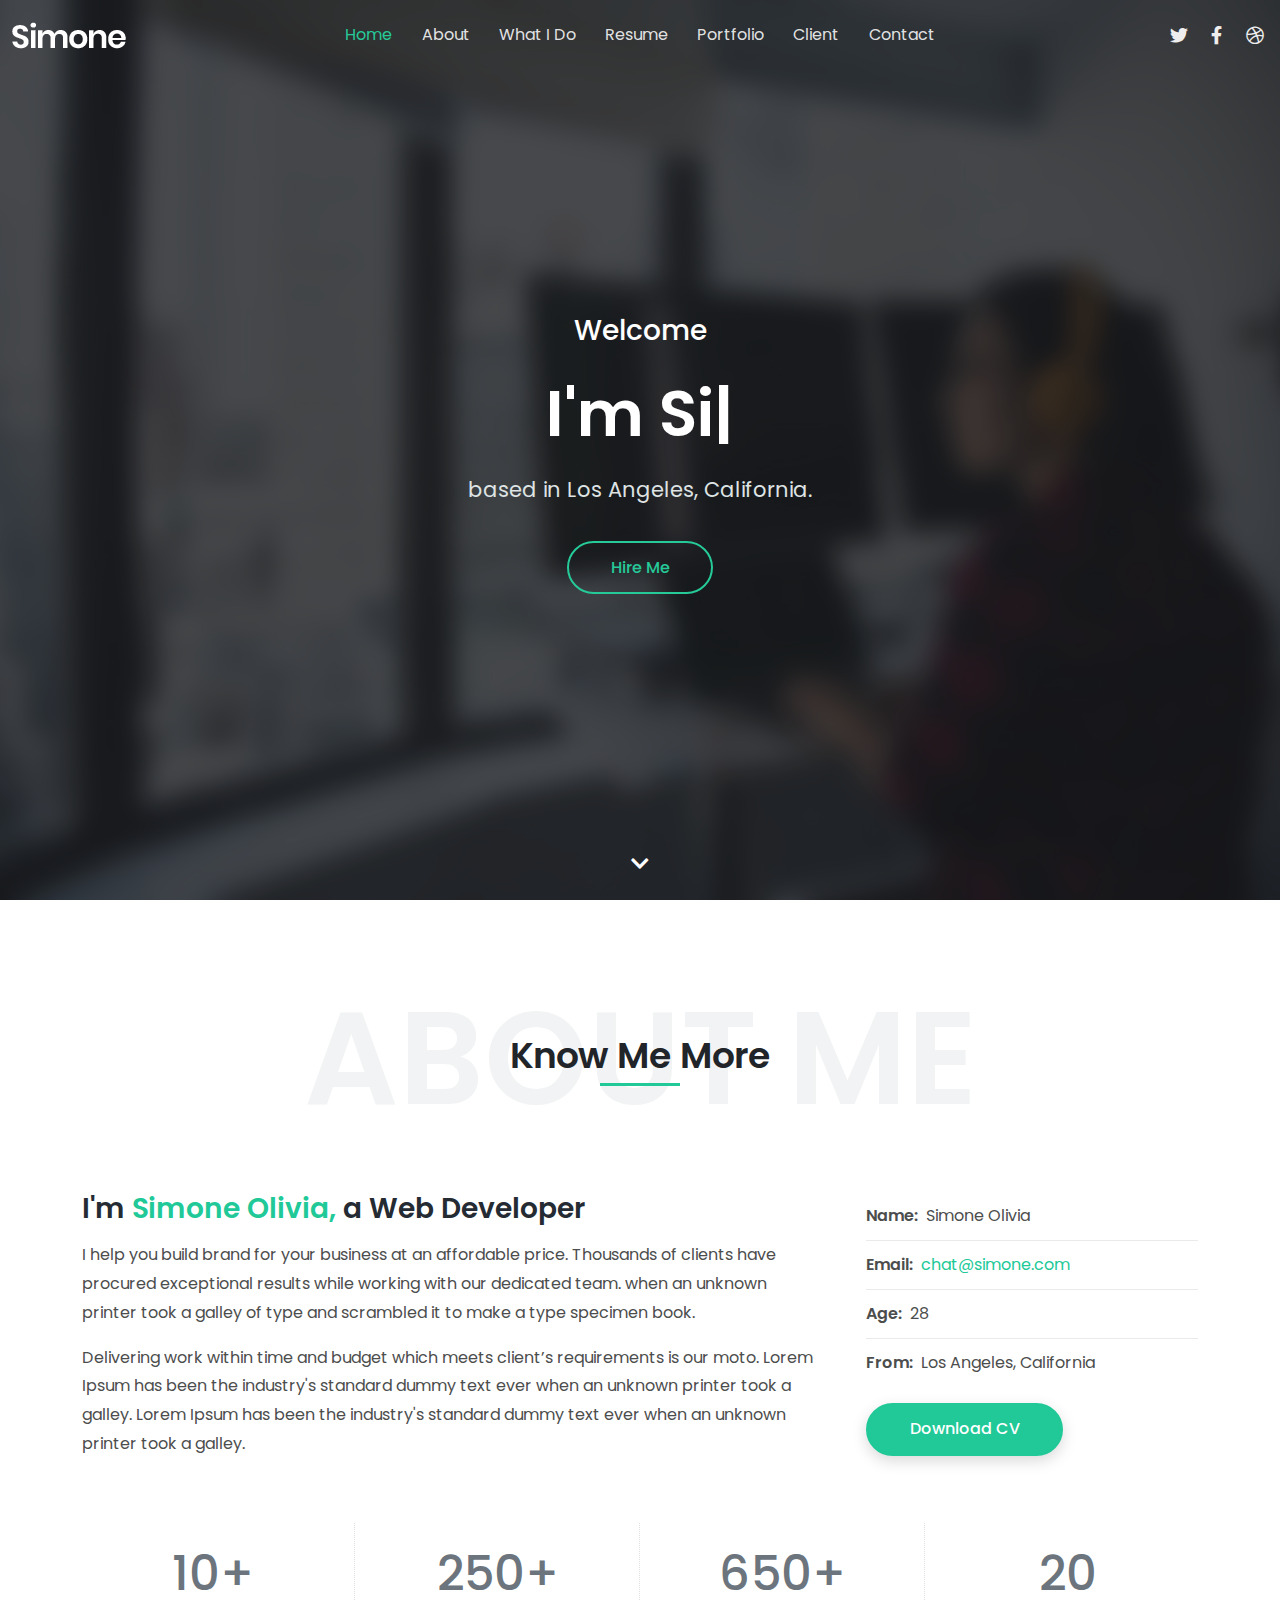
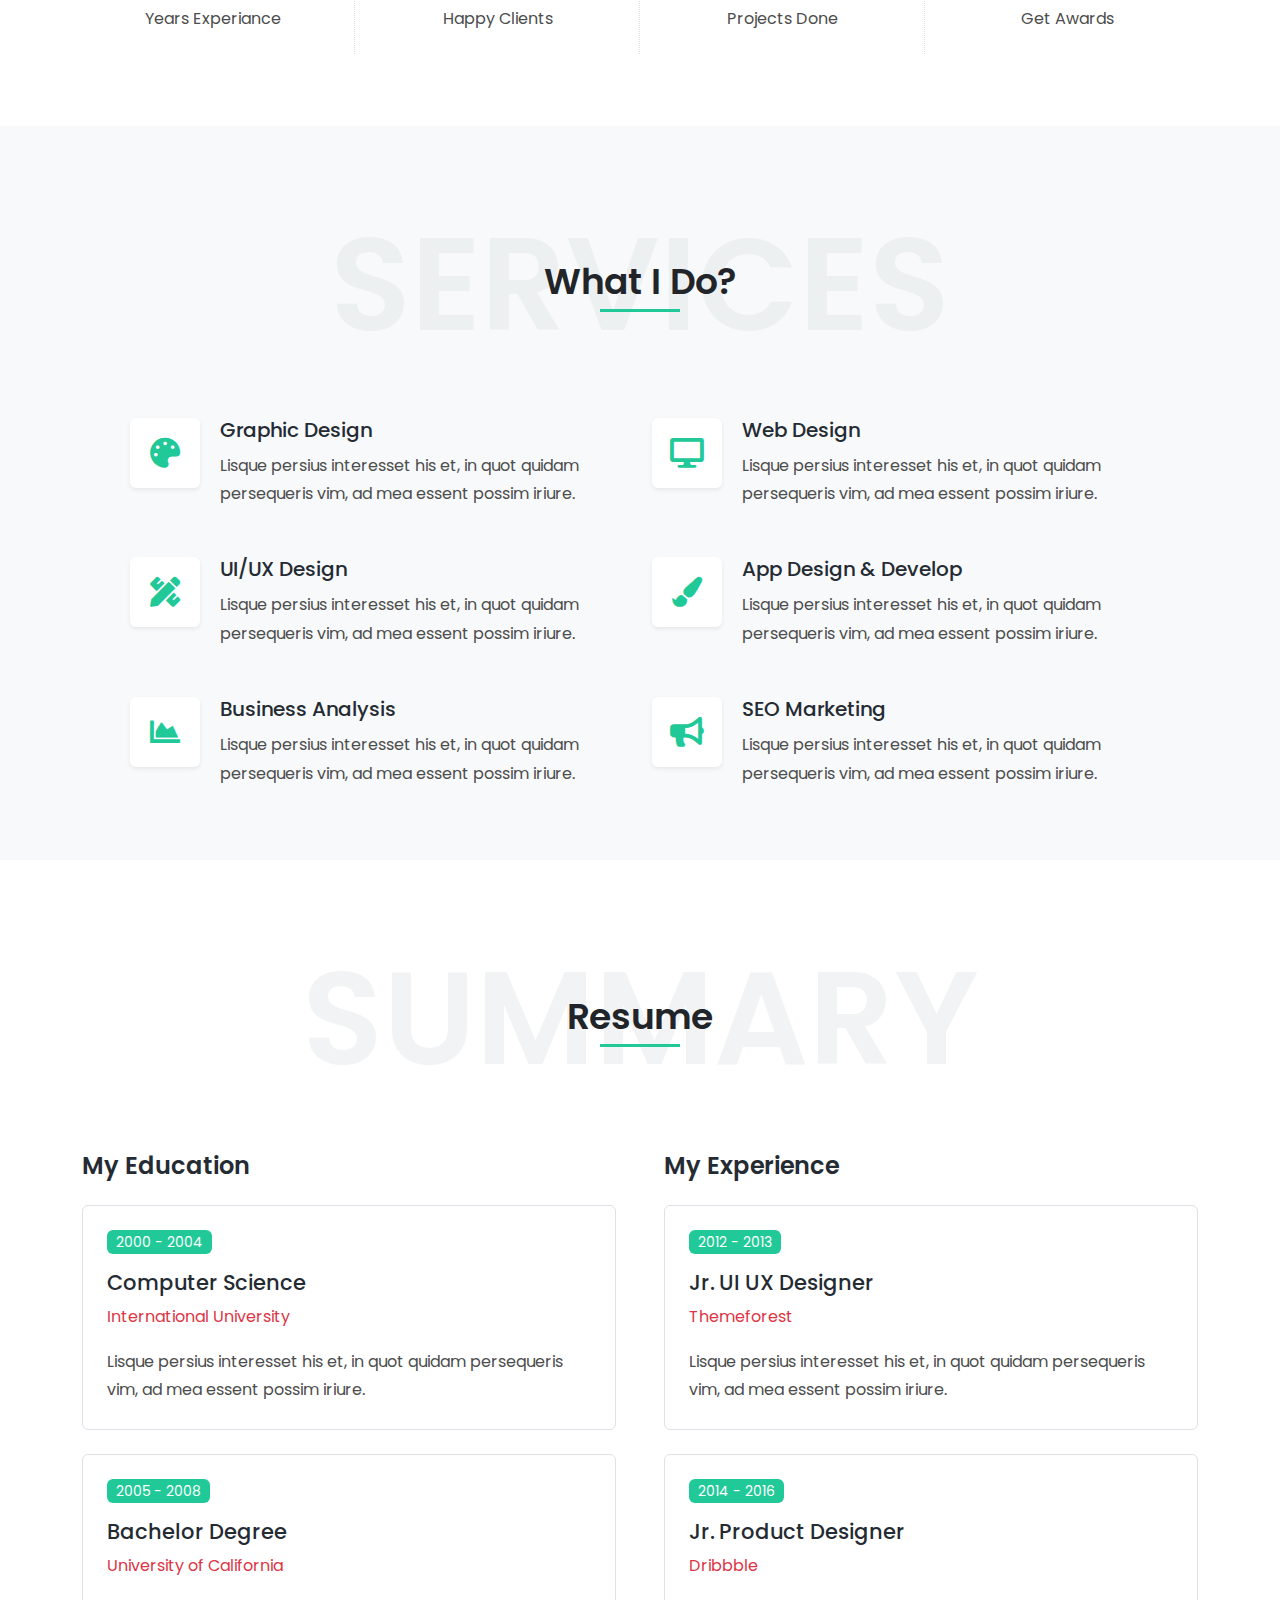
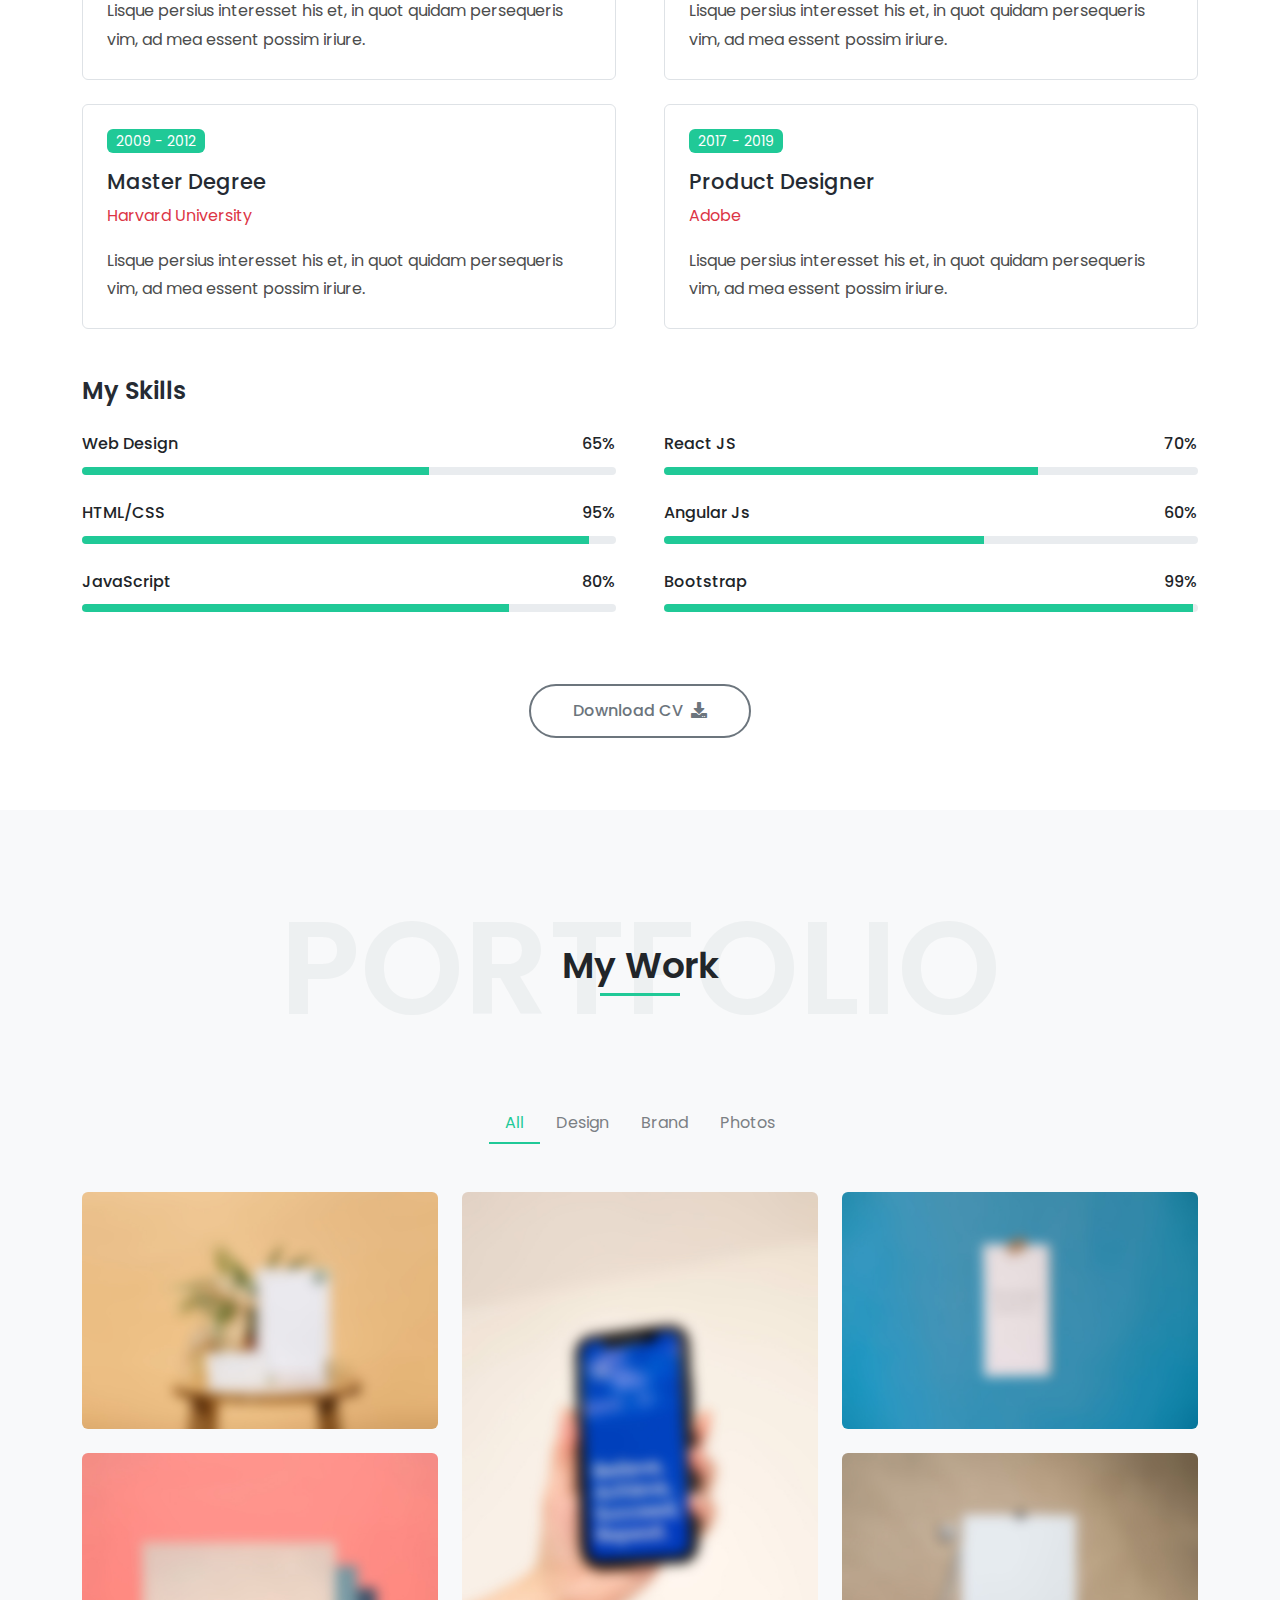
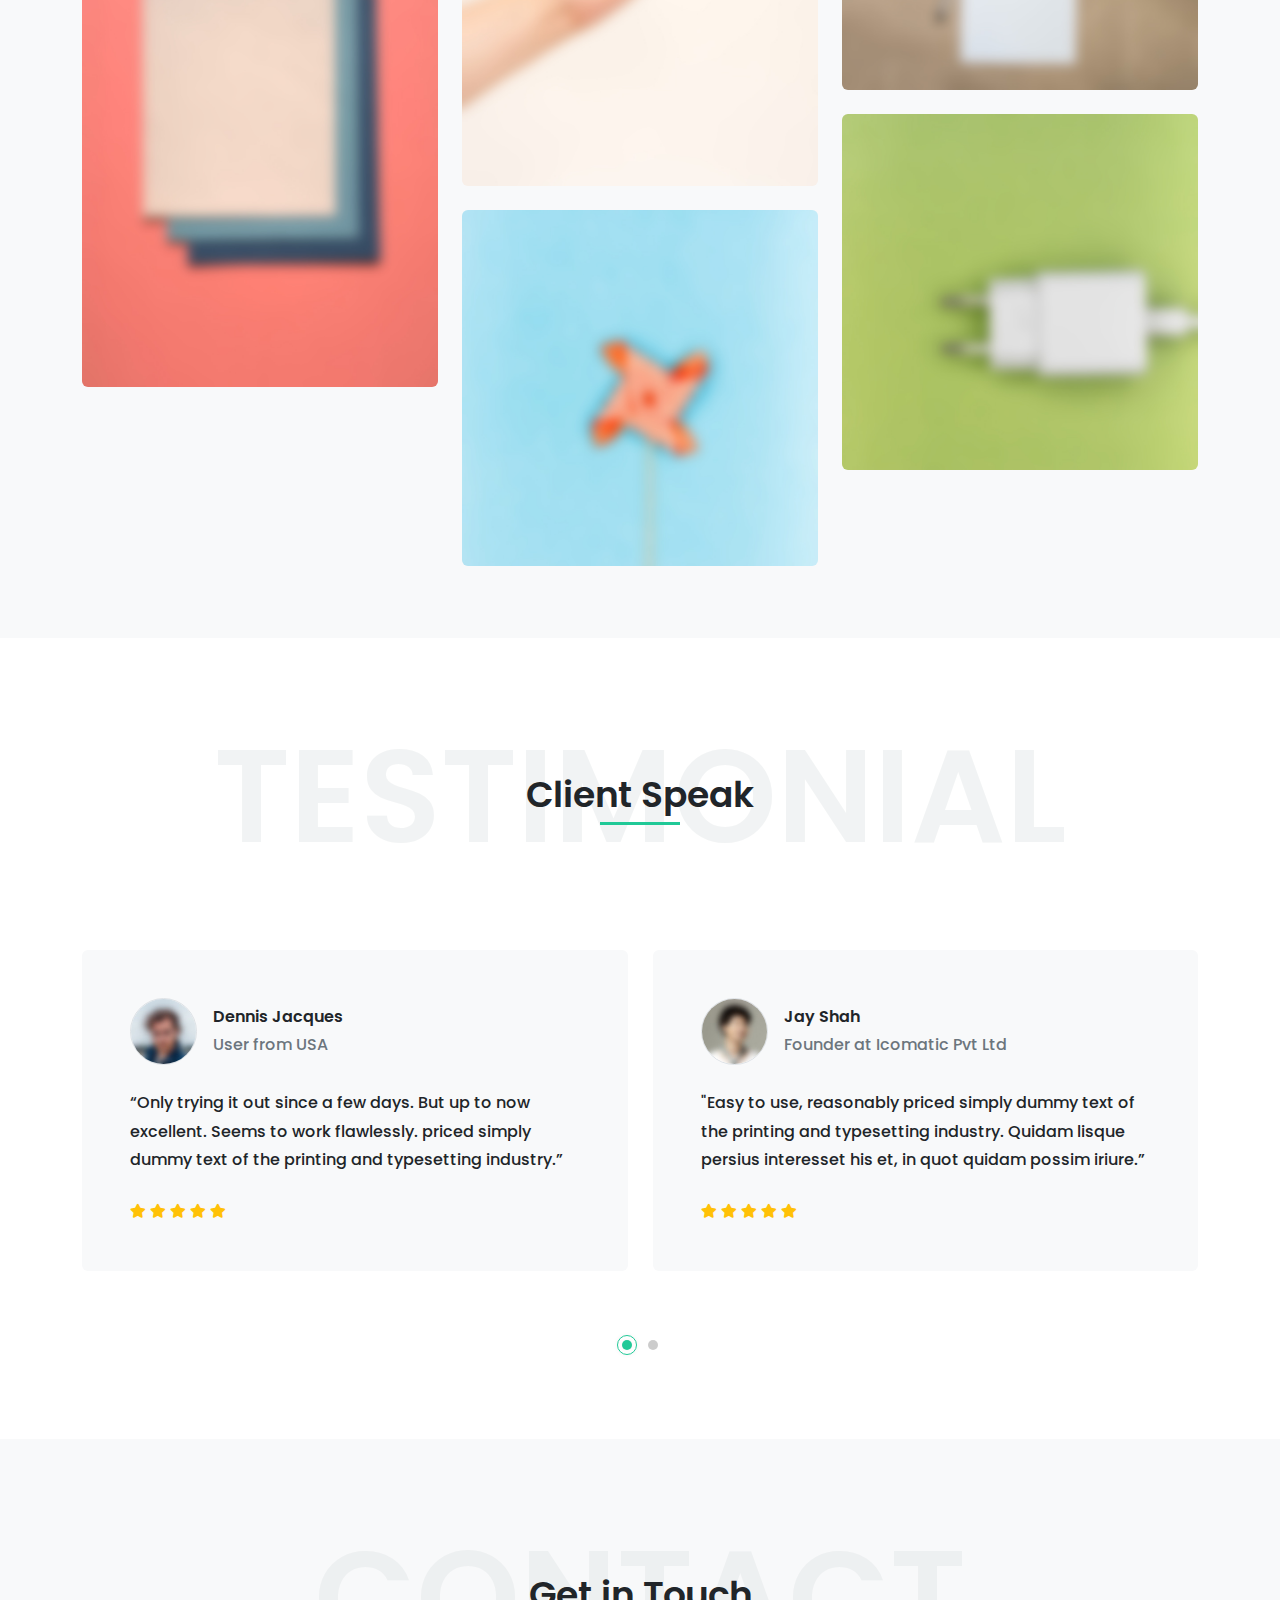
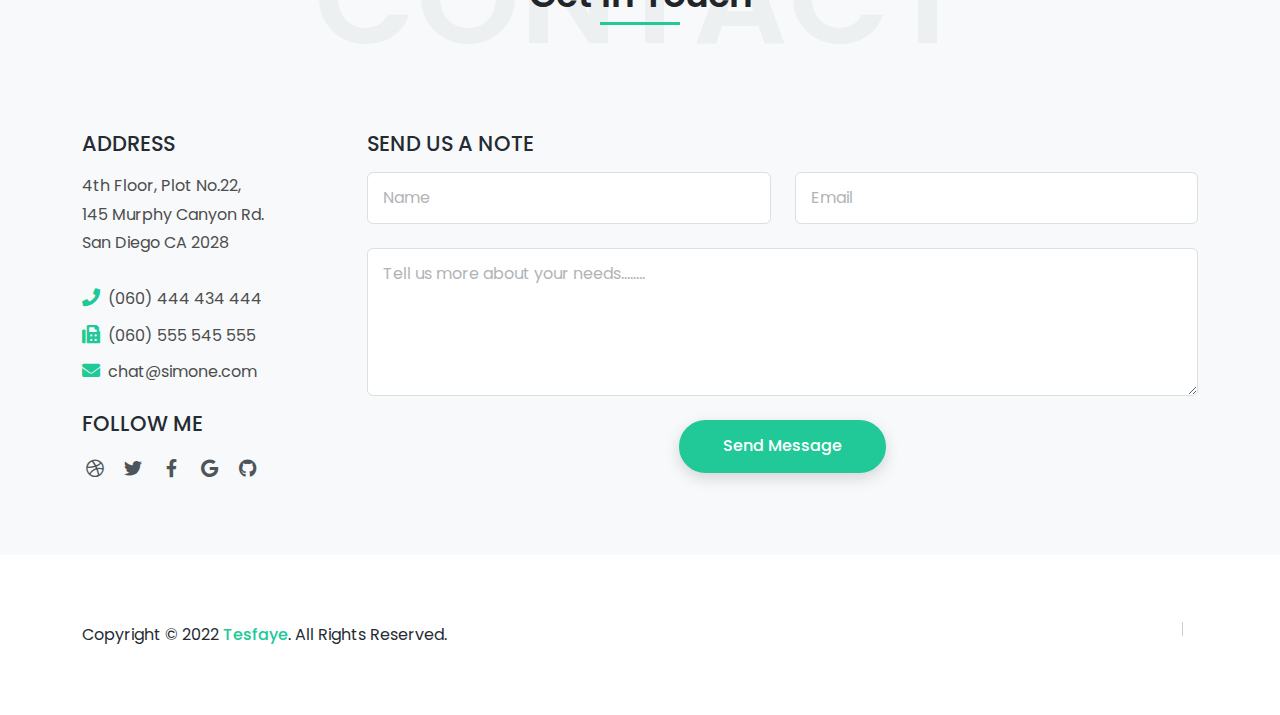
<file: index-classic-header.html>
<!DOCTYPE html>
<html lang="en">
<head>
<meta charset="UTF-8" />
<meta http-equiv="X-UA-Compatible" content="IE=edge">
<meta name="viewport" content="width=device-width, initial-scale=1">
<link href="images/favicon.png" rel="icon" />
<title>Simone - Personal Portfolio Template</title>
<meta name="description" content="Simone is responsive bootstrap 5 one page personal portfolio html template.">
<meta name="author" content="harnishdesign.net">

<!-- Web Fonts -->
<link href="https://fonts.googleapis.com/css2?family=Poppins:ital,wght@0,100;0,200;0,300;0,400;0,500;0,600;0,700;0,800;0,900;1,100;1,200;1,300;1,400;1,500;1,600;1,700;1,800;1,900&display=swap" rel="stylesheet">

<!-- Stylesheet
============================== -->
<!-- Bootstrap -->
<link rel="stylesheet" type="text/css" href="vendor/bootstrap/css/bootstrap.min.css" />
<!-- Font Awesome Icon -->
<link rel="stylesheet" type="text/css" href="vendor/font-awesome/css/all.min.css" />
<!-- Owl Carousel -->
<link rel="stylesheet" type="text/css" href="vendor/owl.carousel/assets/owl.carousel.min.css" />
<!-- Magnific Popup -->
<link rel="stylesheet" type="text/css" href="vendor/magnific-popup/magnific-popup.min.css" />
<!-- Custom Stylesheet -->
<link rel="stylesheet" type="text/css" href="css/stylesheet.css" />
</head>

<body data-bs-spy="scroll" data-bs-target="#header-nav" data-bs-offset="0">

<!-- Preloader -->
<div class="preloader">
  <div class="lds-ellipsis">
    <div></div>
    <div></div>
    <div></div>
    <div></div>
  </div>
</div>
<!-- Preloader End --> 

<!-- Document Wrapper   
=============================== -->
<div id="main-wrapper"> 
  <!-- Header
  ============================ -->
  <header id="header" class="sticky-top-slide"> 
    <!-- Navbar -->
    <nav class="primary-menu navbar navbar-expand-lg navbar-dark bg-transparent border-bottom-0">
      <div class="container-fluid position-relative g-lg-4">
        <div class="col-auto col-lg-2"> 
          <!-- Logo --> 
          <a class="logo" href="index.html" title="Simone"> <img src="images/logo-light.png" alt="Simone"/> </a> 
          <!-- Logo End --> 
        </div>
        <div class="col col-lg-8 navbar-accordion">
          <button class="navbar-toggler ms-auto" type="button" data-bs-toggle="collapse" data-bs-target="#header-nav"><span></span><span></span><span></span></button>
          <div id="header-nav" class="collapse navbar-collapse justify-content-center">
            <ul class="navbar-nav">
              <li class="nav-item"><a class="nav-link smooth-scroll active" href="#home">Home</a></li>
            <li class="nav-item"><a class="nav-link smooth-scroll" 	href="#about">About</a></li>
            <li class="nav-item"><a class="nav-link smooth-scroll" href="#services">What I Do</a></li>
            <li class="nav-item"><a class="nav-link smooth-scroll" href="#resume">Resume</a></li>
            <li class="nav-item"><a class="nav-link smooth-scroll" href="#portfolio">Portfolio</a></li>
            <li class="nav-item"><a class="nav-link smooth-scroll" href="#testimonial">Client</a></li>
            <li class="nav-item"><a class="nav-link smooth-scroll" href="#contact">Contact</a></li>
            </ul>
          </div>
        </div>
        <div class="col-auto col-lg-2 d-flex justify-content-end">
          <ul class="social-icons social-icons-light">
          <li class="social-icons-twitter"><a data-bs-toggle="tooltip" href="http://www.twitter.com/" target="_blank" title="" data-bs-original-title="Twitter"><i class="fab fa-twitter"></i></a></li>
		  <li class="social-icons-facebook"><a data-bs-toggle="tooltip" href="http://www.facebook.com/" target="_blank" title="" data-bs-original-title="Facebook"><i class="fab fa-facebook-f"></i></a></li>
          <li class="social-icons-dribbble"><a data-bs-toggle="tooltip" href="http://www.dribbble.com/" target="_blank" title="" data-bs-original-title="Dribbble"><i class="fab fa-dribbble"></i></a></li>
          </ul>
        </div>
      </div>
    </nav>
    <!-- Navbar End --> 
  </header>
  <!-- Header End --> 
		
  <!-- Content
  ============================================= -->
  <div id="content" role="main"> 
    
    <!-- Intro
    ============================================= -->
    <section id="home">
      <div class="hero-wrap">
        <div class="hero-mask opacity-8 bg-dark"></div>
        <div class="hero-bg parallax" style="background-image:url('images/intro-bg.jpg');"></div>
        <div class="hero-content section d-flex min-vh-100">
          <div class="container my-auto">
            <div class="row">
              <div class="col-12 text-center">
                <div class="typed-strings">
                  <p>I'm Simone Olivia</p>
                  <p>I'm a Freelancer.</p>
                  <p>I'm a Photographer.</p>
                  <p>I'm a Designer.</p>
                </div>
                <p class="text-7 fw-500 text-white mb-2 mb-md-3">Welcome</p>
                <h2 class="text-16 fw-600 text-white mb-2 mb-md-3"><span class="typed"></span></h2>
                <p class="text-5 text-light mb-4">based in Los Angeles, California.</p>
				<a href="#contact" class="btn btn-outline-primary rounded-pill shadow-none smooth-scroll mt-2">Hire Me</a>
              </div>
            </div>
          </div>
          <a href="#about" class="scroll-down-arrow text-white smooth-scroll"><span class="animated"><i class="fa fa-chevron-down"></i></span></a> </div>
      </div>
    </section>
    <!-- Intro end --> 
    
    <!-- About
    ============================================= -->
    <section id="about" class="section">
      <div class="container"> 
        <!-- Heading -->
        <div class="position-relative d-flex text-center mb-5">
          <h2 class="text-24 text-light opacity-4 text-uppercase fw-600 w-100 mb-0">About Me</h2>
          <p class="text-9 text-dark fw-600 position-absolute w-100 align-self-center lh-base mb-0">Know Me More<span class="heading-separator-line border-bottom border-3 border-primary d-block mx-auto"></span> </p>
        </div>
        <!-- Heading end-->
        
        <div class="row gy-5">
          <div class="col-lg-7 col-xl-8 text-center text-lg-start">
            <h2 class="text-7 fw-600 mb-3">I'm <span class="text-primary">Simone Olivia,</span> a Web Developer</h2>
            <p>I help you build brand for your business at an affordable price. Thousands of clients have procured exceptional results while working with our dedicated team. when an unknown printer took a galley of type and scrambled it to make a type specimen book.</p>
            <p>Delivering work within time and budget which meets client’s requirements is our moto. Lorem Ipsum has been the industry's standard dummy text ever when an unknown printer took a galley. Lorem Ipsum has been the industry's standard dummy text ever when an unknown printer took a galley.</p>
          </div>
          <div class="col-lg-5 col-xl-4">
            <div class="ps-lg-4">
              <ul class="list-style-2">
                <li class=""><span class="fw-600 me-2">Name:</span>Simone Olivia</li>
                <li class=""><span class="fw-600 me-2">Email:</span><a href="mailto:chat@simone.com">chat@simone.com</a></li>
                <li class=""><span class="fw-600 me-2">Age:</span>28</li>
                <li class="border-0"><span class="fw-600 me-2">From:</span>Los Angeles, California</li>
              </ul>
              <a href="#" class="btn btn-primary rounded-pill">Download CV</a> </div>
          </div>
        </div>
        <div class="brands-grid separator-border mt-5">
          <div class="row">
            <div class="col-6 col-md-3">
              <div class="featured-box text-center">
                <h4 class="text-12 text-muted mb-0"><span class="counter" data-from="0" data-to="10">10</span>+</h4>
                <p class="mb-0">Years Experiance</p>
              </div>
            </div>
            <div class="col-6 col-md-3">
              <div class="featured-box text-center">
                <h4 class="text-12 text-muted mb-0"><span class="counter" data-from="0" data-to="250">250</span>+</h4>
                <p class="mb-0">Happy Clients</p>
              </div>
            </div>
            <div class="col-6 col-md-3">
              <div class="featured-box text-center">
                <h4 class="text-12 text-muted mb-0"><span class="counter" data-from="0" data-to="650">650</span>+</h4>
                <p class="mb-0">Projects Done</p>
              </div>
            </div>
            <div class="col-6 col-md-3">
              <div class="featured-box text-center">
                <h4 class="text-12 text-muted mb-0"><span class="counter" data-from="0" data-to="38">20</span></h4>
                <p class="mb-0">Get Awards</p>
              </div>
            </div>
          </div>
        </div>
      </div>
    </section>
    <!-- About end --> 
    
    <!-- Services
    ============================================= -->
    <section id="services" class="section bg-light">
      <div class="container">
        <!-- Heading -->
        <div class="position-relative d-flex text-center mb-5">
          <h2 class="text-24 text-light opacity-4 text-uppercase fw-600 w-100 mb-0">Services</h2>
          <p class="text-9 text-dark fw-600 position-absolute w-100 align-self-center lh-base mb-0">What I Do?<span class="heading-separator-line border-bottom border-3 border-primary d-block mx-auto"></span> </p>
        </div>
        <!-- Heading end-->
        
        <div class="row">
          <div class="col-lg-11 mx-auto">
            <div class="row">
              <div class="col-md-6">
                <div class="featured-box style-3 mb-5">
                  <div class="featured-box-icon text-primary bg-white shadow-sm rounded"> <i class="fas fa-palette"></i> </div>
                  <h3>Graphic Design</h3>
                  <p class="mb-0">Lisque persius interesset his et, in quot quidam persequeris vim, ad mea essent possim iriure.</p>
                </div>
              </div>
              <div class="col-md-6">
                <div class="featured-box style-3 mb-5">
                  <div class="featured-box-icon text-primary bg-white shadow-sm rounded"> <i class="fas fa-desktop"></i></div>
                  <h3>Web Design</h3>
                  <p class="mb-0">Lisque persius interesset his et, in quot quidam persequeris vim, ad mea essent possim iriure.</p>
                </div>
              </div>
              <div class="col-md-6">
                <div class="featured-box style-3 mb-5">
                  <div class="featured-box-icon text-primary bg-white shadow-sm rounded"> <i class="fas fa-pencil-ruler"></i> </div>
                  <h3>UI/UX Design</h3>
                  <p class="mb-0">Lisque persius interesset his et, in quot quidam persequeris vim, ad mea essent possim iriure.</p>
                </div>
              </div>
              <div class="col-md-6">
                <div class="featured-box style-3 mb-5">
                  <div class="featured-box-icon text-primary bg-white shadow-sm rounded"> <i class="fas fa-paint-brush"></i> </div>
                  <h3>App Design &amp; Develop</h3>
                  <p class="mb-0">Lisque persius interesset his et, in quot quidam persequeris vim, ad mea essent possim iriure.</p>
                </div>
              </div>
              <div class="col-md-6">
                <div class="featured-box style-3 mb-5 mb-md-0">
                  <div class="featured-box-icon text-primary bg-white shadow-sm rounded"> <i class="fas fa-chart-area"></i> </div>
                  <h3>Business Analysis</h3>
                  <p class="mb-0">Lisque persius interesset his et, in quot quidam persequeris vim, ad mea essent possim iriure.</p>
                </div>
              </div>
              <div class="col-md-6">
                <div class="featured-box style-3 mb-0">
                  <div class="featured-box-icon text-primary bg-white shadow-sm rounded"> <i class="fas fa-bullhorn"></i> </div>
                  <h3>SEO Marketing</h3>
                  <p class="mb-0">Lisque persius interesset his et, in quot quidam persequeris vim, ad mea essent possim iriure.</p>
                </div>
              </div>
            </div>
          </div>
        </div>
      </div>
    </section>
    <!-- Services end --> 
    
    <!-- Resume
    ============================================= -->
    <section id="resume" class="section">
      <div class="container"> 
        <!-- Heading -->
        <div class="position-relative d-flex text-center mb-5">
          <h2 class="text-24 text-light opacity-4 text-uppercase fw-600 w-100 mb-0">Summary</h2>
          <p class="text-9 text-dark fw-600 position-absolute w-100 align-self-center lh-base mb-0">Resume<span class="heading-separator-line border-bottom border-3 border-primary d-block mx-auto"></span> </p>
        </div>
        <!-- Heading end-->
        
        <div class="row gx-5"> 
          <!-- My Education -->
          <div class="col-md-6">
            <h2 class="text-6 fw-600 mb-4">My Education</h2>
            <div class="bg-white border rounded p-4 mb-4">
              <p class="badge bg-primary text-2 fw-400">2000 - 2004</p>
              <h3 class="text-5">Computer Science</h3>
              <p class="text-danger">International University</p>
              <p class="mb-0">Lisque persius interesset his et, in quot quidam persequeris vim, ad mea essent possim iriure.</p>
            </div>
            <div class="bg-white border rounded p-4 mb-4">
              <p class="badge bg-primary text-2 fw-400">2005 - 2008</p>
              <h3 class="text-5">Bachelor Degree</h3>
              <p class="text-danger">University of California</p>
              <p class="mb-0">Lisque persius interesset his et, in quot quidam persequeris vim, ad mea essent possim iriure.</p>
            </div>
            <div class="bg-white border rounded p-4 mb-4">
              <p class="badge bg-primary text-2 fw-400">2009 - 2012</p>
              <h3 class="text-5">Master Degree</h3>
              <p class="text-danger">Harvard University</p>
              <p class="mb-0">Lisque persius interesset his et, in quot quidam persequeris vim, ad mea essent possim iriure.</p>
            </div>
          </div>
          
          <!-- My Experience -->
          <div class="col-md-6">
            <h2 class="text-6 fw-600 mb-4">My Experience</h2>
            <div class="bg-white border rounded p-4 mb-4">
              <p class="badge bg-primary text-2 fw-400">2012 - 2013</p>
              <h3 class="text-5">Jr. UI UX Designer</h3>
              <p class="text-danger">Themeforest</p>
              <p class="mb-0">Lisque persius interesset his et, in quot quidam persequeris vim, ad mea essent possim iriure.</p>
            </div>
            <div class="bg-white border rounded p-4 mb-4">
              <p class="badge bg-primary text-2 fw-400">2014 - 2016</p>
              <h3 class="text-5">Jr. Product Designer</h3>
              <p class="text-danger">Dribbble</p>
              <p class="mb-0">Lisque persius interesset his et, in quot quidam persequeris vim, ad mea essent possim iriure.</p>
            </div>
            <div class="bg-white border rounded p-4 mb-4">
              <p class="badge bg-primary text-2 fw-400">2017 - 2019</p>
              <h3 class="text-5">Product Designer</h3>
              <p class="text-danger">Adobe</p>
              <p class="mb-0">Lisque persius interesset his et, in quot quidam persequeris vim, ad mea essent possim iriure.</p>
            </div>
          </div>
        </div>
        <!-- My Skills -->
		<h2 class="text-6 fw-600 mt-4 mb-4">My Skills</h2>
        <div class="row gx-5">
          <div class="col-md-6">
            <p class="text-dark fw-500 text-start mb-2">Web Design <span class="float-end">65%</span></p>
            <div class="progress progress-sm mb-4">
              <div class="progress-bar" role="progressbar" style="width: 65%" aria-valuenow="65" aria-valuemin="0" aria-valuemax="100"></div>
            </div>
            <p class="text-dark fw-500 text-start mb-2">HTML/CSS <span class="float-end">95%</span></p>
            <div class="progress progress-sm mb-4">
              <div class="progress-bar" role="progressbar" style="width: 95%" aria-valuenow="95" aria-valuemin="0" aria-valuemax="100"></div>
            </div>
            <p class="text-dark fw-500 text-start mb-2">JavaScript <span class="float-end">80%</span></p>
            <div class="progress progress-sm mb-4">
              <div class="progress-bar" role="progressbar" style="width: 80%" aria-valuenow="80" aria-valuemin="0" aria-valuemax="100"></div>
            </div>
          </div>
          <div class="col-md-6">
            <p class="text-dark fw-500 text-start mb-2">React JS <span class="float-end">70%</span></p>
            <div class="progress progress-sm mb-4">
              <div class="progress-bar" role="progressbar" style="width: 70%" aria-valuenow="70" aria-valuemin="0" aria-valuemax="100"></div>
            </div>
            <p class="text-dark fw-500 text-start mb-2">Angular Js <span class="float-end">60%</span></p>
            <div class="progress progress-sm mb-4">
              <div class="progress-bar" role="progressbar" style="width: 60%" aria-valuenow="60" aria-valuemin="0" aria-valuemax="100"></div>
            </div>
            <p class="text-dark fw-500 text-start mb-2">Bootstrap <span class="float-end">99%</span></p>
            <div class="progress progress-sm mb-4">
              <div class="progress-bar" role="progressbar" style="width: 99%" aria-valuenow="99" aria-valuemin="0" aria-valuemax="100"></div>
            </div>
          </div>
        </div>
        <div class="text-center mt-5"><a href="#" class="btn btn-outline-secondary rounded-pill shadow-none">Download CV <span class="ms-1"><i class="fas fa-download"></i></span></a></div>
      </div>
    </section>
    <!-- Resume end --> 
    
    <!-- Portfolio
    ============================================= -->
    <section id="portfolio" class="section bg-light">
      <div class="container"> 
        <!-- Heading -->
        <div class="position-relative d-flex text-center mb-5">
          <h2 class="text-24 text-light opacity-4 text-uppercase fw-600 w-100 mb-0">Portfolio</h2>
          <p class="text-9 text-dark fw-600 position-absolute w-100 align-self-center lh-base mb-0">My Work<span class="heading-separator-line border-bottom border-3 border-primary d-block mx-auto"></span> </p>
        </div>
        <!-- Heading end--> 
        
        <!-- Filter Menu -->
        <ul class="portfolio-menu nav nav-tabs justify-content-center border-bottom-0 mb-5">
          <li class="nav-item"> <a data-filter="*" class="nav-link active" href="">All</a></li>
          <li class="nav-item"> <a data-filter=".design" href="" class="nav-link">Design</a></li>
          <li class="nav-item"> <a data-filter=".brand" href="" class="nav-link">Brand</a></li>
          <li class="nav-item"> <a data-filter=".photos" href="" class="nav-link">Photos</a></li>
        </ul>
        <!-- Filter Menu end -->
        <div class="portfolio ">
          <div class="row portfolio-filter g-4">
            <div class="col-sm-6 col-lg-4 brand">
              <div class="portfolio-box rounded">
                <div class="portfolio-img rounded"> <img class="img-fluid d-block" src="images/projects/project-1.jpg" alt="">
                  <div class="portfolio-overlay"> <a class="popup-youtube stretched-link" href="https://www.youtube.com/watch?v=PMNnEEEacCg"></a>
                    <div class="portfolio-overlay-details">
                      <h5 class="text-white fw-400">YouTube Video</h5>
                      <span class="text-light">Category</span> </div>
                  </div>
                </div>
              </div>
            </div>
            <div class="col-sm-6 col-lg-4 design">
              <div class="portfolio-box rounded">
                <div class="portfolio-img rounded"> <img class="img-fluid d-block" src="images/projects/project-2.jpg" alt="">
                  <div class="portfolio-overlay"> <a class="popup-vimeo stretched-link" href="https://vimeo.com/259411563"></a>
                    <div class="portfolio-overlay-details">
                      <h5 class="text-white fw-400">Vimeo Video</h5>
                      <span class="text-light">Category</span> </div>
                  </div>
                </div>
              </div>
            </div>
            <div class="col-sm-6 col-lg-4 artwork photos">
              <div class="portfolio-box rounded">
                <div class="portfolio-img rounded"> <img class="img-fluid d-block" src="images/projects/project-3.jpg" alt="">
                  <div class="portfolio-overlay popup-img-gallery"> <a class="popup-img stretched-link" href="images/projects/project-3.jpg"></a>
                    <div class="portfolio-overlay-details">
                      <h5 class="text-white fw-400">Mockups Design</h5>
                      <span class="text-light">Category</span> </div>
                  </div>
                </div>
              </div>
            </div>
            <div class="col-sm-6 col-lg-4 artwork brand photos">
              <div class="portfolio-box rounded">
                <div class="portfolio-img rounded"> <img class="img-fluid d-block" src="images/projects/project-4.jpg" alt="">
                  <div class="portfolio-overlay popup-ajax-gallery"> <a class="popup-ajax stretched-link" href="ajax/portfolio-ajax-project-4.html"></a>
                    <div class="portfolio-overlay-details">
                      <h5 class="text-white fw-400">Detailed Project</h5>
                      <span class="text-light">Category</span> </div>
                  </div>
                </div>
              </div>
            </div>
            <div class="col-sm-6 col-lg-4 design">
              <div class="portfolio-box rounded">
                <div class="portfolio-img rounded"> <img class="img-fluid d-block" src="images/projects/project-5.jpg" alt="">
                  <div class="portfolio-overlay popup-ajax-gallery"> <a class="popup-ajax stretched-link" href="ajax/portfolio-ajax-project-5.html"></a>
                    <div class="portfolio-overlay-details">
                      <h5 class="text-white fw-400">Detailed Project</h5>
                      <span class="text-light">Category</span> </div>
                  </div>
                </div>
              </div>
            </div>
            <div class="col-sm-6 col-lg-4 brand">
              <div class="portfolio-box rounded">
                <div class="portfolio-img rounded"> <img class="img-fluid d-block" src="images/projects/project-6.jpg" alt="">
                  <div class="portfolio-overlay popup-ajax-gallery"> <a class="popup-ajax stretched-link" href="ajax/portfolio-ajax-project-6.html"></a>
                    <div class="portfolio-overlay-details">
                      <h5 class="text-white fw-400">Detailed Project</h5>
                      <span class="text-light">Category</span> </div>
                  </div>
                </div>
              </div>
            </div>
            <div class="col-sm-6 col-lg-4 design photos">
              <div class="portfolio-box rounded">
                <div class="portfolio-img rounded"> <img class="img-fluid d-block" src="images/projects/project-7.jpg" alt="">
                  <div class="portfolio-overlay popup-ajax-gallery"> <a class="popup-ajax stretched-link" href="ajax/portfolio-ajax-project-7.html"></a>
                    <div class="portfolio-overlay-details">
                      <h5 class="text-white fw-400">Detailed Project</h5>
                      <span class="text-light">Category</span> </div>
                  </div>
                </div>
              </div>
            </div>
          </div>
        </div>
      </div>
    </section>
    <!-- Portfolio end --> 
    
    <!-- Testimonial
    ============================================= -->
    <section id="testimonial" class="section">
      <div class="container"> 
        <!-- Heading -->
        <div class="position-relative d-flex text-center mb-5">
          <h2 class="text-24 text-light opacity-4 text-uppercase fw-600 w-100 mb-0">Testimonial</h2>
          <p class="text-9 text-dark fw-600 position-absolute w-100 align-self-center lh-base mb-0">Client Speak<span class="heading-separator-line border-bottom border-3 border-primary d-block mx-auto"></span> </p>
        </div>
        <!-- Heading end-->
        
        <div class="owl-carousel owl-theme" data-loop="true" data-nav="false" data-autoplay="false" data-margin="25" data-stagepadding="0" data-slideby="1" data-items-xs="1" data-items-sm="1" data-items-md="1" data-items-lg="2">
          <div class="item">
            <div class="bg-light rounded p-5">
              <div class="d-flex align-items-center mt-auto mb-4"> <img class="img-fluid rounded-circle border d-inline-block w-auto" src="images/testimonial/client-sm-3.jpg" alt="">
                <p class="ms-3 mb-0"><strong class="d-block text-dark fw-600">Dennis Jacques</strong> <span class="text-muted fw-500">User from USA</span></p>
              </div>
              <p class="text-dark fw-500 mb-4">“Only trying it out since a few days. But up to now excellent. Seems to work flawlessly. priced simply dummy text of the printing and typesetting industry.”</p>
              <span class="text-2"> <i class="fas fa-star text-warning"></i> <i class="fas fa-star text-warning"></i> <i class="fas fa-star text-warning"></i> <i class="fas fa-star text-warning"></i> <i class="fas fa-star text-warning"></i> </span> </div>
          </div>
          <div class="item">
            <div class="bg-light rounded p-5">
              <div class="d-flex align-items-center mt-auto mb-4"> <img class="img-fluid rounded-circle border d-inline-block w-auto" src="images/testimonial/client-sm-1.jpg" alt="">
                <p class="ms-3 mb-0"><strong class="d-block text-dark fw-600">Jay Shah</strong> <span class="text-muted fw-500">Founder at Icomatic Pvt Ltd</span></p>
              </div>
              <p class="text-dark fw-500 mb-4">"Easy to use, reasonably priced simply dummy text of the printing and typesetting industry. Quidam lisque persius interesset his et, in quot quidam possim iriure.”</p>
              <span class="text-2"> <i class="fas fa-star text-warning"></i> <i class="fas fa-star text-warning"></i> <i class="fas fa-star text-warning"></i> <i class="fas fa-star text-warning"></i> <i class="fas fa-star text-warning"></i> </span> </div>
          </div>
          <div class="item">
            <div class="bg-light rounded p-5">
              <div class="d-flex align-items-center mt-auto mb-4"> <img class="img-fluid rounded-circle border d-inline-block w-auto" src="images/testimonial/client-sm-2.jpg" alt="">
                <p class="ms-3 mb-0"><strong class="d-block text-dark fw-600">Patrick Cary</strong> <span class="text-muted fw-500">Freelancer from USA</span></p>
              </div>
              <p class="text-dark fw-500 mb-4">“I am happy Working with printing and typesetting industry. Quidam lisque persius interesset his et, in quot quidam persequeris essent possim iriure.”</p>
              <span class="text-2"> <i class="fas fa-star text-warning"></i> <i class="fas fa-star text-warning"></i> <i class="fas fa-star text-warning"></i> <i class="fas fa-star text-warning"></i> <i class="fas fa-star text-warning"></i> </span> </div>
          </div>
          <div class="item">
            <div class="bg-light rounded p-5">
              <div class="d-flex align-items-center mt-auto mb-4"> <img class="img-fluid rounded-circle border d-inline-block w-auto" src="images/testimonial/client-sm-4.jpg" alt="">
                <p class="ms-3 mb-0"><strong class="d-block text-dark fw-600">Chris Tom</strong> <span class="text-muted fw-500">User from UK</span></p>
              </div>
              <p class="text-dark fw-500 mb-4">“I have used them twice now. Good rates, very efficient service and priced simply dummy text of the printing and typesetting industry quidam interesset his et. Excellent.”</p>
              <span class="text-2"> <i class="fas fa-star text-warning"></i> <i class="fas fa-star text-warning"></i> <i class="fas fa-star text-warning"></i> <i class="fas fa-star text-warning"></i> <i class="fas fa-star text-warning"></i> </span> </div>
          </div>
        </div>
      </div>
    </section>
    <!-- Testimonial end --> 
    
    <!-- Contact Me
    ============================================= -->
    <section id="contact" class="section bg-light">
      <div class="container">
        <!-- Heading -->
        <div class="position-relative d-flex text-center mb-5">
          <h2 class="text-24 text-light opacity-4 text-uppercase fw-600 w-100 mb-0">Contact</h2>
          <p class="text-9 text-dark fw-600 position-absolute w-100 align-self-center lh-base mb-0">Get in Touch<span class="heading-separator-line border-bottom border-3 border-primary d-block mx-auto"></span> </p>
        </div>
        <!-- Heading end-->
        <div class="row gy-5">
          <div class="col-md-4 col-xl-3 order-1 order-md-0 text-center text-md-start">
            <h2 class="mb-3 text-5 text-uppercase">Address</h2>
            <p class="text-3 mb-4">4th Floor, Plot No.22,<br>
              145 Murphy Canyon Rd.<br>
              San Diego CA 2028 </p>
            <p class="text-3 mb-1"><span class="text-primary text-4 me-2"><i class="fas fa-phone"></i></span>(060) 444 434 444</p>
            <p class="text-3 mb-1"><span class="text-primary text-4 me-2"><i class="fas fa-fax"></i></span>(060) 555 545 555</p>
            <p class="text-3 mb-4"><span class="text-primary text-4 me-2"><i class="fas fa-envelope"></i></span>chat@simone.com</p>
            <h2 class="mb-3 text-5 text-uppercase">Follow Me</h2>
            <ul class="social-icons justify-content-center justify-content-md-start">
              <li class="social-icons-dribbble"><a data-bs-toggle="tooltip" href="http://www.dribbble.com/harnishdesign/" target="_blank" title="Dribbble"><i class="fab fa-dribbble"></i></a></li>
              <li class="social-icons-twitter"><a data-bs-toggle="tooltip" href="https://twitter.com/harnishdesign/" target="_blank" title="Twitter"><i class="fab fa-twitter"></i></a></li>
              <li class="social-icons-facebook"><a data-bs-toggle="tooltip" href="http://www.facebook.com/harnishdesign/" target="_blank" title="Facebook"><i class="fab fa-facebook-f"></i></a></li>
              <li class="social-icons-google"><a data-bs-toggle="tooltip" href="http://www.google.com/" target="_blank" title="Google"><i class="fab fa-google"></i></a></li>
              <li class="social-icons-github"><a data-bs-toggle="tooltip" href="http://www.github.com/" target="_blank" title="GitHub"><i class="fab fa-github"></i></a></li>
            </ul>
          </div>
          <div class="col-md-8 col-xl-9 order-0 order-md-1">
            <h2 class="mb-3 text-5 text-uppercase text-center text-md-start">Send us a note</h2>
			<form id="contact-form" action="php/mail.php" method="post">
              
			  <div class="row g-4">
                <div class="col-xl-6">
                    <input name="name" type="text" class="form-control" required placeholder="Name">
                </div>
                <div class="col-xl-6">
                    <input name="email" type="email" class="form-control" required placeholder="Email">
                </div>
				<div class="col">
					<textarea name="form-message" class="form-control" rows="5" required placeholder="Tell us more about your needs........"></textarea>
				</div>
              </div>
			  
              <p class="text-center mt-4 mb-0">
				<button id="submit-btn" class="btn btn-primary rounded-pill d-inline-flex" type="submit">Send Message</button>
              </p>
            </form>
          </div>
        </div>
      </div>
    </section>
    <!-- Contact Me end --> 
    
  </div>
  <!-- Content end --> 
  
  <!-- Footer
  ============================================= -->
  <footer id="footer" class="section">
    <div class="container">
      <div class="row">
        <div class="col-lg-6 text-center text-lg-start">
          <p class="mb-3 mb-lg-0">Copyright © 2022 <a href="#" class="fw-500">Tesfaye</a>. All Rights Reserved.</p>
        </div>
        <div class="col-lg-6">
          <ul class="nav nav-separator justify-content-center justify-content-lg-end">
            <li class="nav-item"> <a class="nav-link" data-bs-toggle="modal" data-bs-target="#terms-policy" href="#"></a></li>
            <li class="nav-item"> <a class="nav-link" data-bs-toggle="modal" data-bs-target="#disclaimer" href="#"></a></li>
          </ul>
        </div>
      </div>
    </div>
  </footer>
  <!-- Footer end --> 
  
</div>
<!-- Document Wrapper end --> 

<!-- Back to Top
============================================= --> 
<a id="back-to-top" class="rounded-circle" data-bs-toggle="tooltip" title="Back to Top" href="javascript:void(0)"><i class="fa fa-chevron-up"></i></a> 




<!-- JavaScript --> 
<script src="vendor/jquery/jquery.min.js"></script> 
<script src="vendor/bootstrap/js/bootstrap.bundle.min.js"></script> 
<!-- Easing --> 
<script src="vendor/jquery.easing/jquery.easing.min.js"></script> 
<!-- Appear --> 
<script src="vendor/jquery.appear/jquery.appear.min.js"></script> 
<!-- Images Loaded --> 
<script src="vendor/imagesloaded/imagesloaded.pkgd.min.js"></script> 
<!-- Counter --> 
<script src="vendor/jquery.countTo/jquery.countTo.min.js"></script> 
<!-- Parallax Bg --> 
<script src="vendor/parallaxie/parallaxie.min.js"></script> 
<!-- Typed --> 
<script src="vendor/typed/typed.min.js"></script> 
<!-- Owl Carousel --> 
<script src="vendor/owl.carousel/owl.carousel.min.js"></script> 
<!-- isotope Portfolio Filter --> 
<script src="vendor/isotope/isotope.pkgd.min.js"></script> 
<!-- Magnific Popup --> 
<script src="vendor/magnific-popup/jquery.magnific-popup.min.js"></script> 
<!-- Custom Script --> 
<script src="js/theme.js"></script>
</body>
</html>
</file>
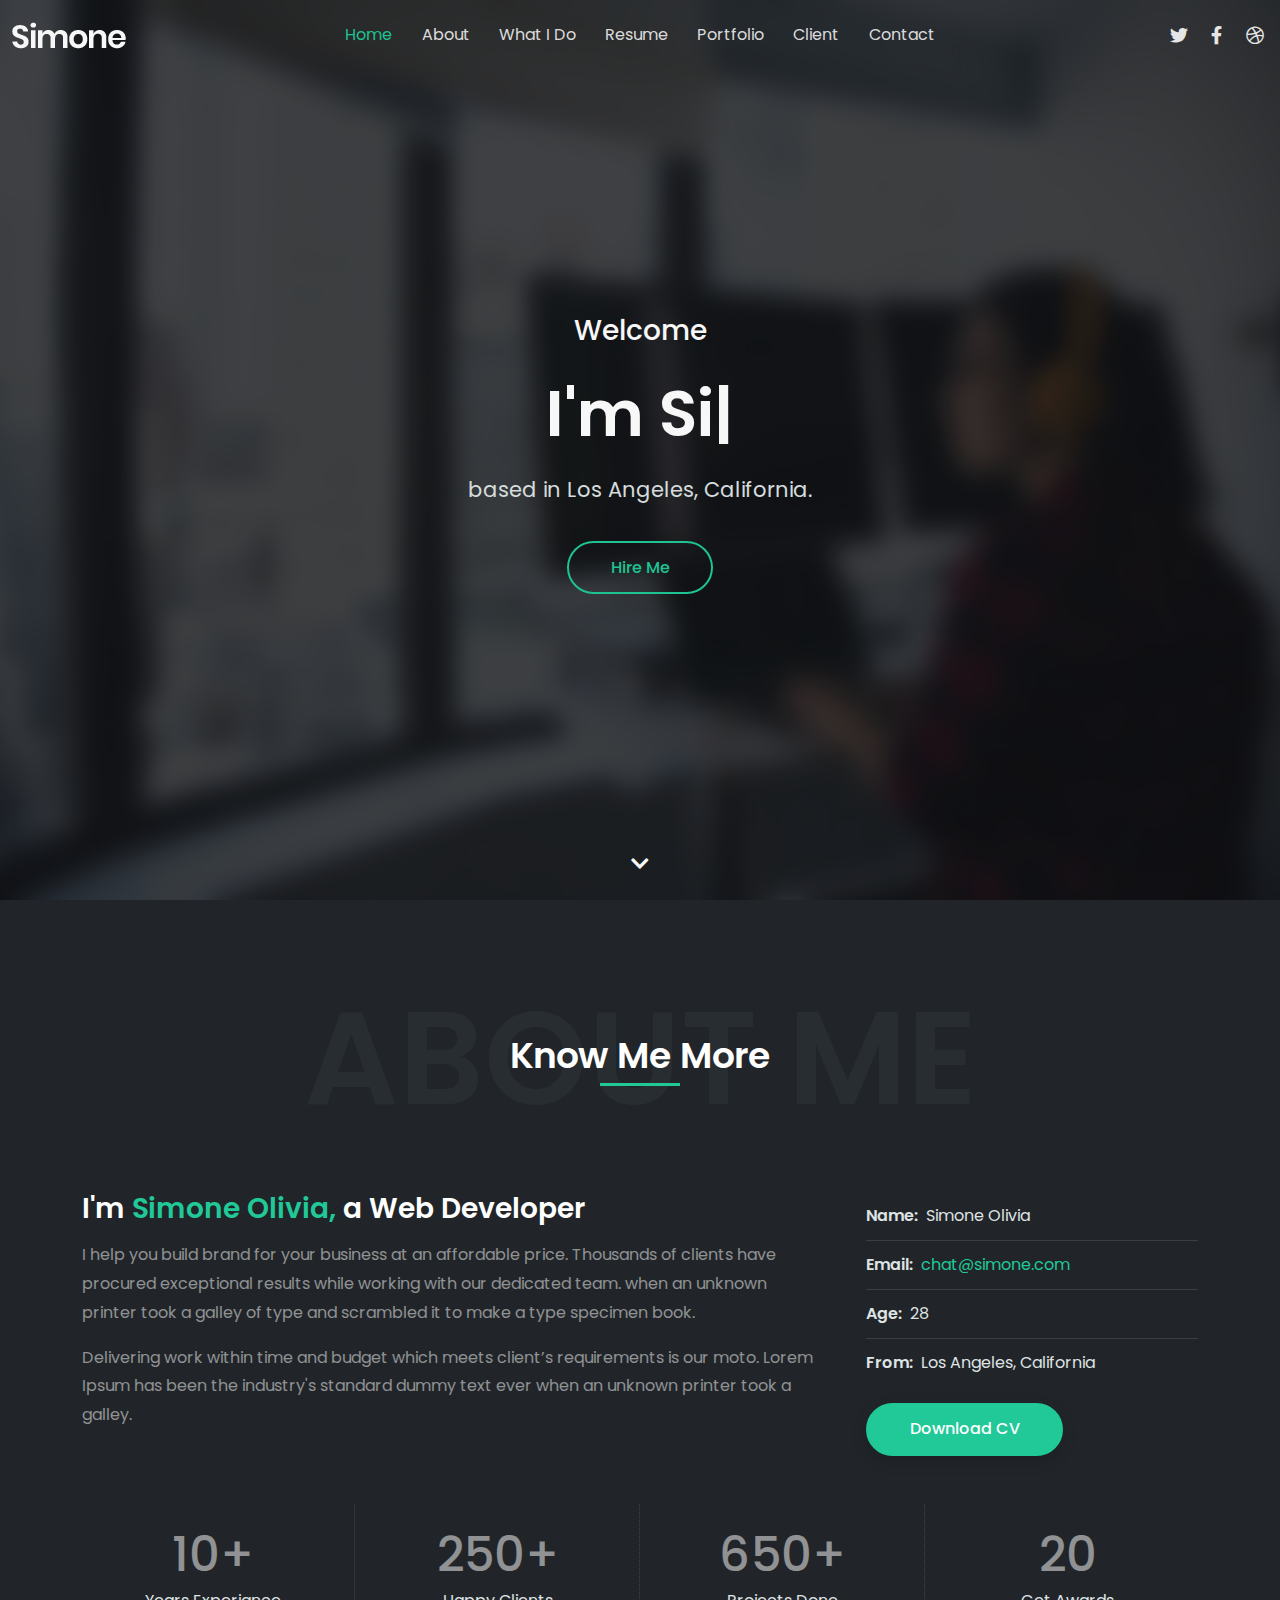
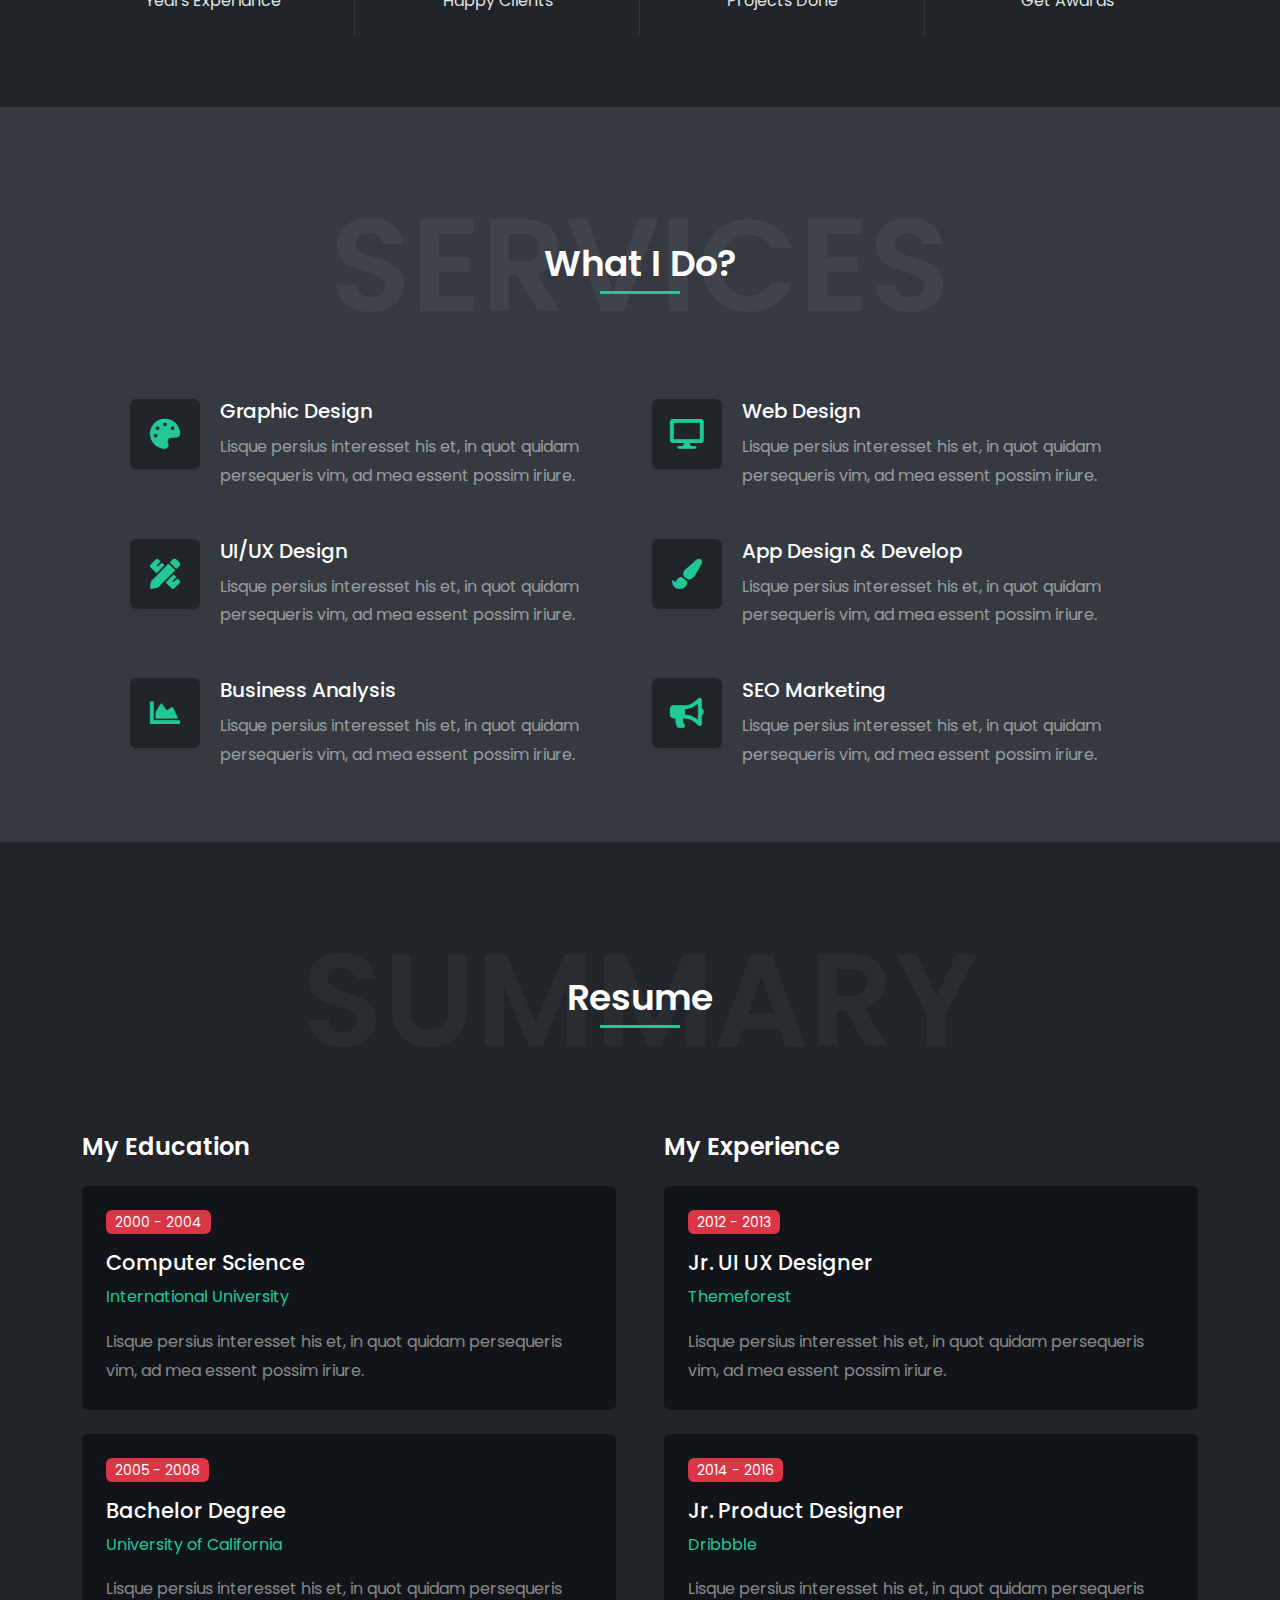
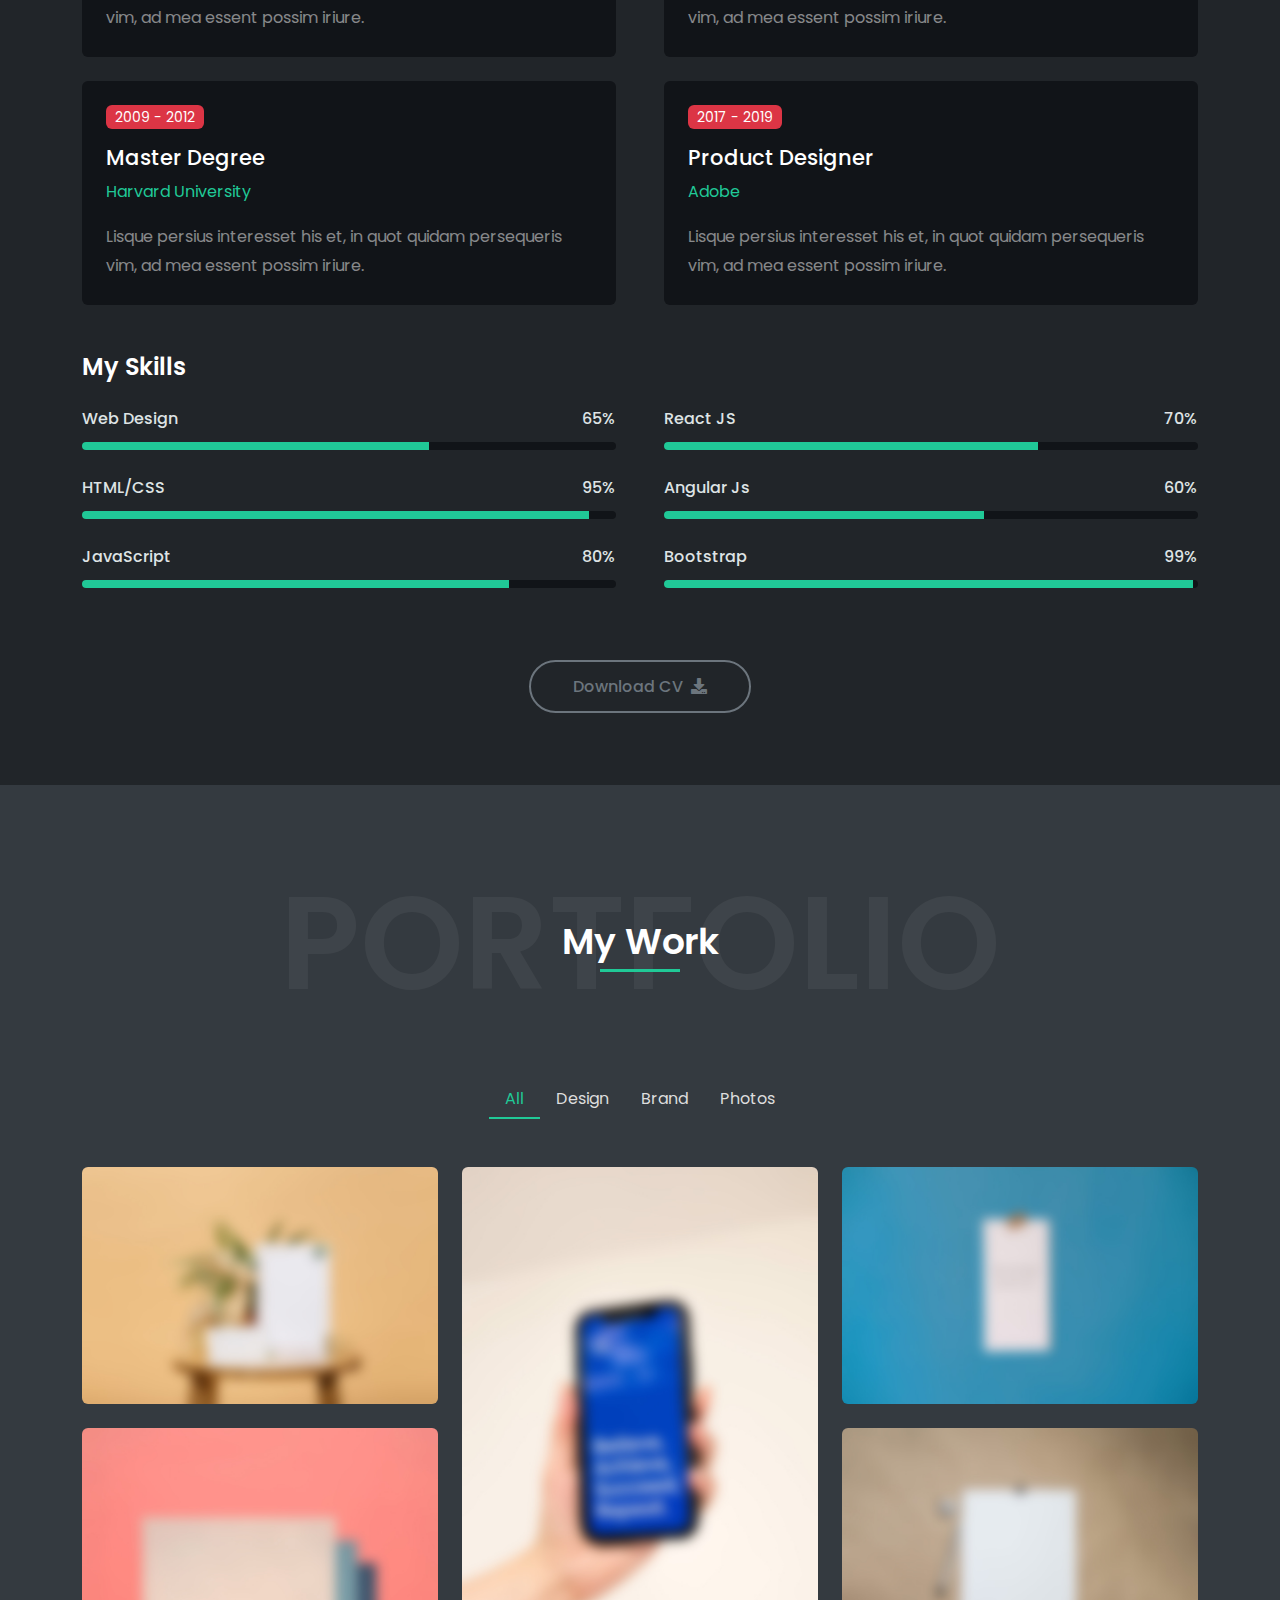
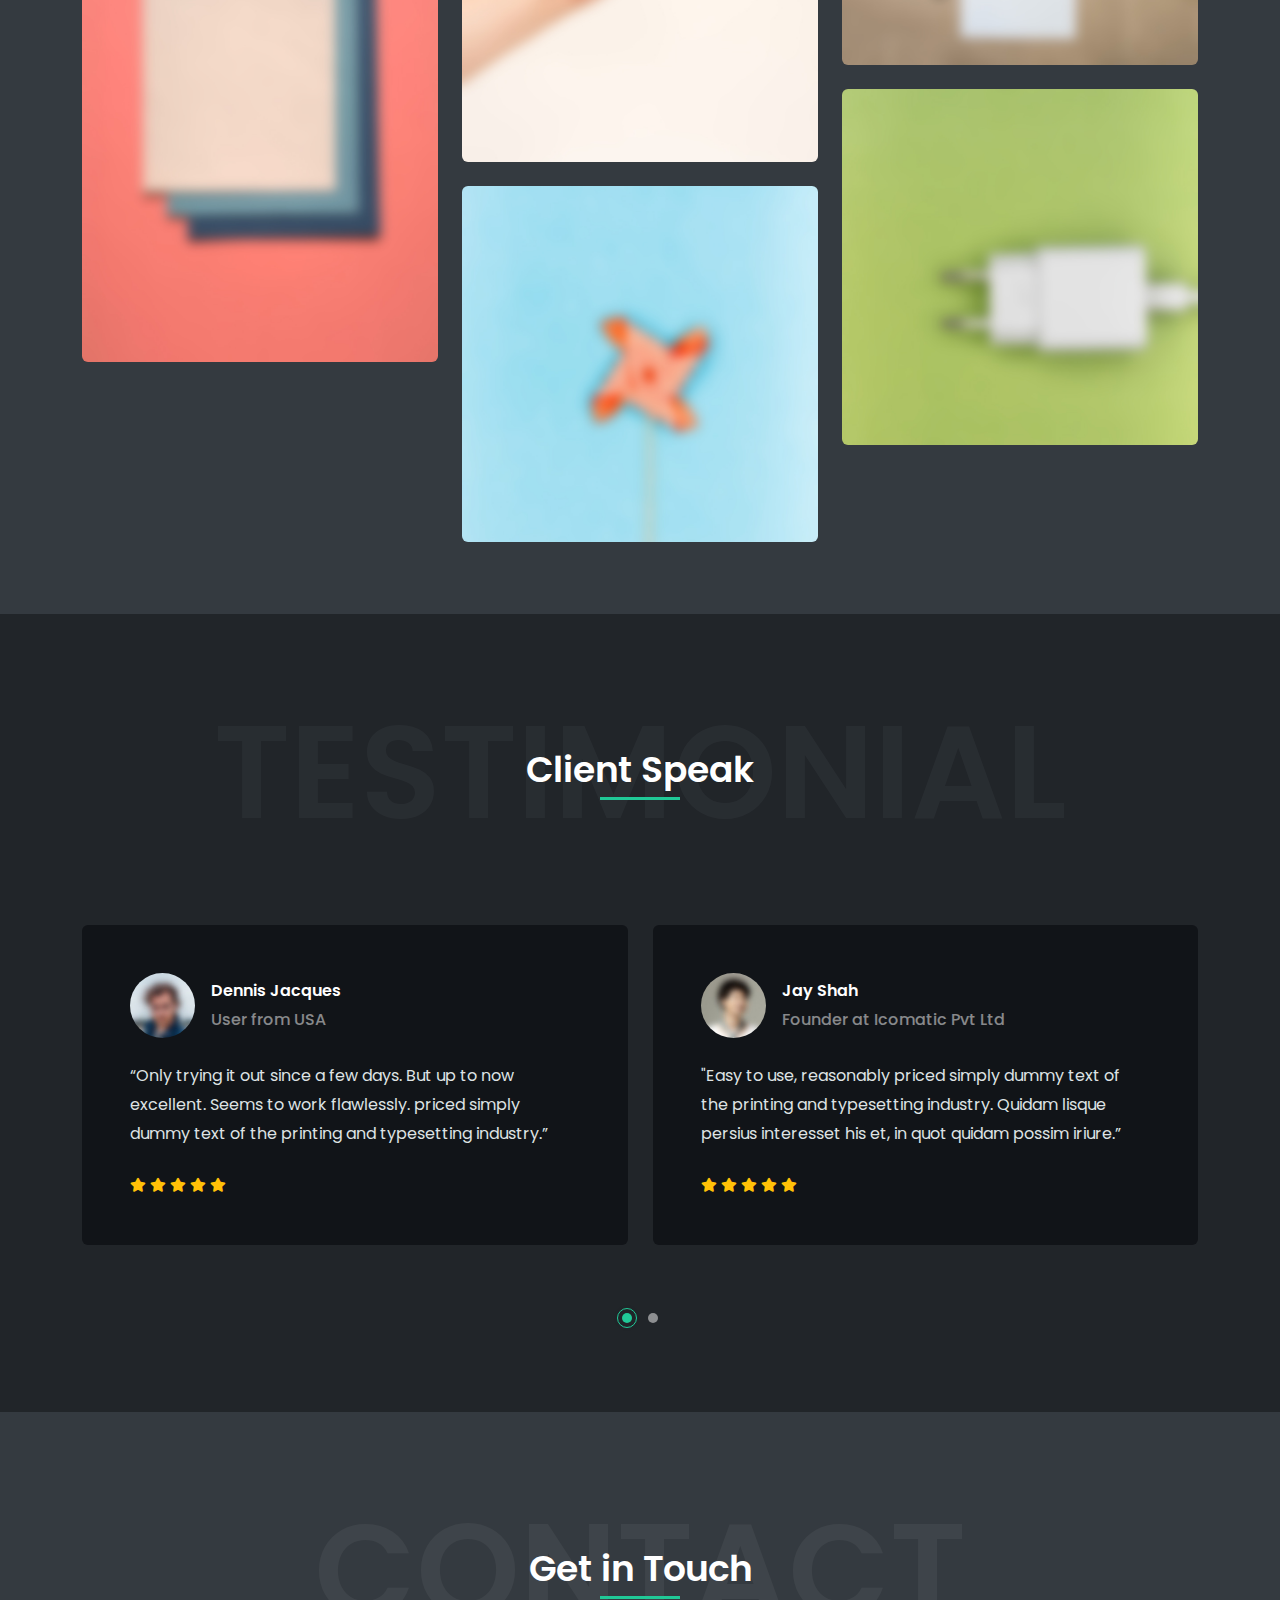
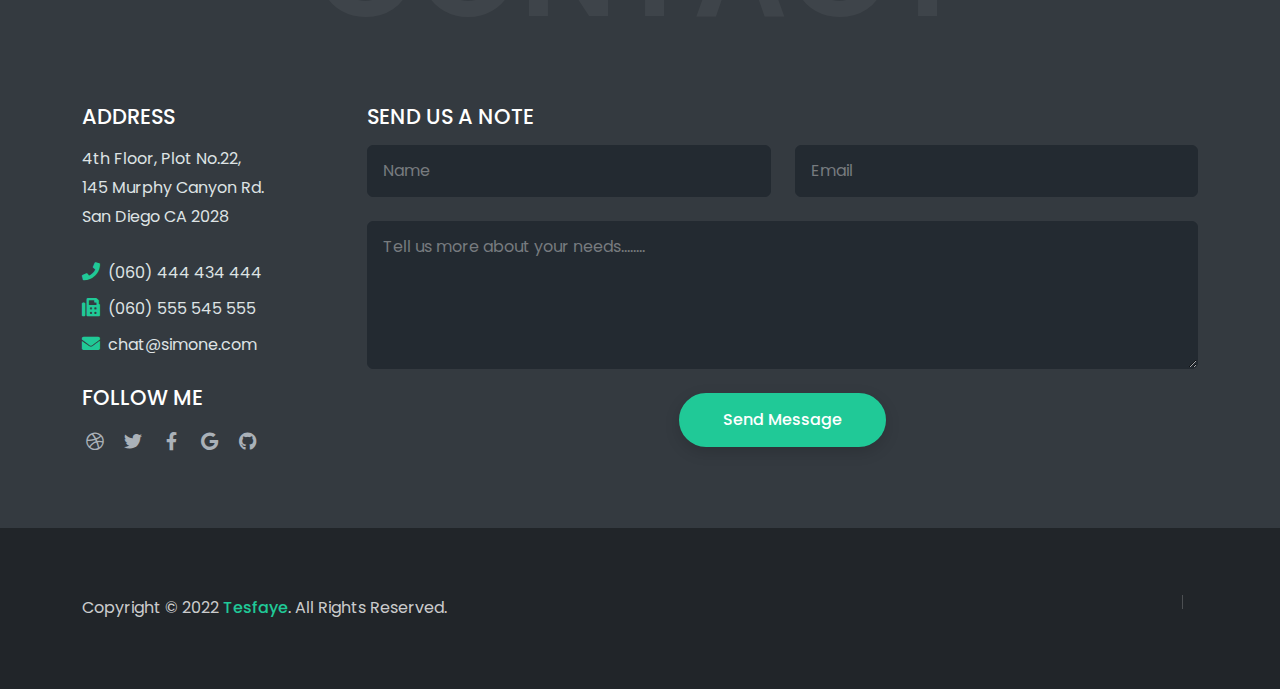
<file: index-dark-classic-header.html>
<!DOCTYPE html>
<html lang="en">
<head>
<meta charset="UTF-8" />
<meta http-equiv="X-UA-Compatible" content="IE=edge">
<meta name="viewport" content="width=device-width, initial-scale=1">
<link href="images/favicon.png" rel="icon" />
<title>Simone - Personal Portfolio Template</title>
<meta name="description" content="Simone is responsive bootstrap 5 one page personal portfolio html template.">
<meta name="author" content="harnishdesign.net">

<!-- Web Fonts -->
<link href="https://fonts.googleapis.com/css2?family=Poppins:ital,wght@0,100;0,200;0,300;0,400;0,500;0,600;0,700;0,800;0,900;1,100;1,200;1,300;1,400;1,500;1,600;1,700;1,800;1,900&display=swap" rel="stylesheet">

<!-- Stylesheet
============================== -->
<!-- Bootstrap -->
<link rel="stylesheet" type="text/css" href="vendor/bootstrap/css/bootstrap.min.css" />
<!-- Font Awesome Icon -->
<link rel="stylesheet" type="text/css" href="vendor/font-awesome/css/all.min.css" />
<!-- Owl Carousel -->
<link rel="stylesheet" type="text/css" href="vendor/owl.carousel/assets/owl.carousel.min.css" />
<!-- Magnific Popup -->
<link rel="stylesheet" type="text/css" href="vendor/magnific-popup/magnific-popup.min.css" />
<!-- Custom Stylesheet -->
<link rel="stylesheet" type="text/css" href="css/stylesheet.css" />
</head>

<body data-bs-spy="scroll" data-bs-target="#header-nav" data-bs-offset="0">

<!-- Preloader -->
<div class="preloader preloader-dark">
  <div class="lds-ellipsis">
    <div></div>
    <div></div>
    <div></div>
    <div></div>
  </div>
</div>
<!-- Preloader End --> 

<!-- Document Wrapper   
=============================== -->
<div id="main-wrapper"> 
  <!-- Header
  ============================ -->
  <header id="header" class="sticky-top-slide"> 
    <!-- Navbar -->
    <nav class="primary-menu navbar navbar-expand-lg navbar-dark bg-transparent border-bottom-0">
      <div class="container-fluid position-relative g-lg-4">
        <div class="col-auto col-lg-2"> 
          <!-- Logo --> 
          <a class="logo" href="index.html" title="Simone"> <img src="images/logo-light.png" alt="Simone"/> </a> 
          <!-- Logo End --> 
        </div>
        <div class="col col-lg-8 navbar-accordion">
          <button class="navbar-toggler ms-auto" type="button" data-bs-toggle="collapse" data-bs-target="#header-nav"><span></span><span></span><span></span></button>
          <div id="header-nav" class="collapse navbar-collapse justify-content-center">
            <ul class="navbar-nav">
              <li class="nav-item"><a class="nav-link smooth-scroll active" href="#home">Home</a></li>
            <li class="nav-item"><a class="nav-link smooth-scroll" 	href="#about">About</a></li>
            <li class="nav-item"><a class="nav-link smooth-scroll" href="#services">What I Do</a></li>
            <li class="nav-item"><a class="nav-link smooth-scroll" href="#resume">Resume</a></li>
            <li class="nav-item"><a class="nav-link smooth-scroll" href="#portfolio">Portfolio</a></li>
            <li class="nav-item"><a class="nav-link smooth-scroll" href="#testimonial">Client</a></li>
            <li class="nav-item"><a class="nav-link smooth-scroll" href="#contact">Contact</a></li>
            </ul>
          </div>
        </div>
        <div class="col-auto col-lg-2 d-flex justify-content-end">
          <ul class="social-icons social-icons-light">
          <li class="social-icons-twitter"><a data-bs-toggle="tooltip" href="http://www.twitter.com/" target="_blank" title="" data-bs-original-title="Twitter"><i class="fab fa-twitter"></i></a></li>
		  <li class="social-icons-facebook"><a data-bs-toggle="tooltip" href="http://www.facebook.com/" target="_blank" title="" data-bs-original-title="Facebook"><i class="fab fa-facebook-f"></i></a></li>
          <li class="social-icons-dribbble"><a data-bs-toggle="tooltip" href="http://www.dribbble.com/" target="_blank" title="" data-bs-original-title="Dribbble"><i class="fab fa-dribbble"></i></a></li>
          </ul>
        </div>
      </div>
    </nav>
    <!-- Navbar End --> 
  </header>
  <!-- Header End --> 
		
  <!-- Content
  ============================================= -->
  <div id="content" role="main"> 
    
    <!-- Intro
    ============================================= -->
    <section id="home">
      <div class="hero-wrap">
        <div class="hero-mask opacity-8 bg-dark"></div>
        <div class="hero-bg parallax" style="background-image:url('images/intro-bg.jpg');"></div>
        <div class="hero-content section d-flex min-vh-100">
          <div class="container my-auto">
            <div class="row">
              <div class="col-12 text-center">
                <div class="typed-strings">
                  <p>I'm Simone Olivia</p>
                  <p>I'm a Freelancer.</p>
                  <p>I'm a Photographer.</p>
                  <p>I'm a Designer.</p>
                </div>
                <p class="text-7 fw-500 text-white mb-2 mb-md-3">Welcome</p>
                <h2 class="text-16 fw-600 text-white mb-2 mb-md-3"><span class="typed"></span></h2>
                <p class="text-5 text-light mb-4">based in Los Angeles, California.</p>
				<a href="#contact" class="btn btn-outline-primary rounded-pill shadow-none smooth-scroll mt-2">Hire Me</a>
              </div>
            </div>
          </div>
          <a href="#about" class="scroll-down-arrow text-white smooth-scroll"><span class="animated"><i class="fa fa-chevron-down"></i></span></a> </div>
      </div>
    </section>
    <!-- Intro end --> 
    
    <!-- About
    ============================================= -->
    <section id="about" class="section bg-dark-1">
      <div class="container"> 
        <!-- Heading -->
        <div class="position-relative d-flex text-center mb-5">
          <h2 class="text-24 text-muted opacity-1 text-uppercase fw-600 w-100 mb-0">About Me</h2>
          <p class="text-9 text-white fw-600 position-absolute w-100 align-self-center lh-base mb-0">Know Me More<span class="heading-separator-line border-bottom border-3 border-primary d-block mx-auto"></span> </p>
        </div>
        <!-- Heading end-->
        
        <div class="row gy-5">
          <div class="col-lg-7 col-xl-8 text-center text-lg-start">
            <h2 class="text-7 text-white fw-600 mb-3">I'm <span class="text-primary">Simone Olivia,</span> a Web Developer</h2>
            <p class="text-white-50">I help you build brand for your business at an affordable price. Thousands of clients have procured exceptional results while working with our dedicated team. when an unknown printer took a galley of type and scrambled it to make a type specimen book.</p>
            <p class="text-white-50">Delivering work within time and budget which meets client’s requirements is our moto. Lorem Ipsum has been the industry's standard dummy text ever when an unknown printer took a galley.</p>
          </div>
          <div class="col-lg-5 col-xl-4">
            <div class="ps-lg-4">
              <ul class="list-style-2 list-style-light text-light">
                <li><span class="fw-600 me-2">Name:</span>Simone Olivia</li>
                <li><span class="fw-600 me-2">Email:</span><a href="mailto:chat@simone.com">chat@simone.com</a></li>
                <li><span class="fw-600 me-2">Age:</span>28</li>
                <li class="border-0"><span class="fw-600 me-2">From:</span>Los Angeles, California</li>
              </ul>
              <a href="#" class="btn btn-primary rounded-pill">Download CV</a> </div>
          </div>
        </div>
        <div class="brands-grid separator-border separator-border-light mt-5">
          <div class="row">
            <div class="col-6 col-md-3">
              <div class="featured-box text-center">
                <h4 class="text-12 text-white-50 mb-0"><span class="counter" data-from="0" data-to="10">10</span>+</h4>
                <p class="text-light mb-0">Years Experiance</p>
              </div>
            </div>
            <div class="col-6 col-md-3">
              <div class="featured-box text-center">
                <h4 class="text-12 text-white-50 mb-0"><span class="counter" data-from="0" data-to="250">250</span>+</h4>
                <p class="text-light mb-0">Happy Clients</p>
              </div>
            </div>
            <div class="col-6 col-md-3">
              <div class="featured-box text-center">
                <h4 class="text-12 text-white-50 mb-0"><span class="counter" data-from="0" data-to="650">650</span>+</h4>
                <p class="text-light mb-0">Projects Done</p>
              </div>
            </div>
            <div class="col-6 col-md-3">
              <div class="featured-box text-center">
                <h4 class="text-12 text-white-50 mb-0"><span class="counter" data-from="0" data-to="38">20</span></h4>
                <p class="text-light mb-0">Get Awards</p>
              </div>
            </div>
          </div>
        </div>
      </div>
    </section>
    <!-- About end --> 
    
    <!-- Services
    ============================================= -->
    <section id="services" class="section bg-dark-2">
      <div class="container"> 
        <!-- Heading -->
        <div class="position-relative d-flex text-center mb-5">
          <h2 class="text-24 text-white-50 opacity-1 text-uppercase fw-600 w-100 mb-0">Services</h2>
          <p class="text-9 text-white fw-600 position-absolute w-100 align-self-center lh-base mb-0">What I Do?<span class="heading-separator-line border-bottom border-3 border-primary d-block mx-auto"></span> </p>
        </div>
        <!-- Heading end-->
        
        <div class="row">
          <div class="col-lg-11 mx-auto">
            <div class="row">
              <div class="col-md-6">
                <div class="featured-box style-3 mb-5">
                  <div class="featured-box-icon text-primary bg-dark-1 shadow-sm rounded"> <i class="fas fa-palette"></i> </div>
                  <h3 class="text-white">Graphic Design</h3>
                  <p class="text-white-50 mb-0">Lisque persius interesset his et, in quot quidam persequeris vim, ad mea essent possim iriure.</p>
                </div>
              </div>
              <div class="col-md-6">
                <div class="featured-box style-3 mb-5">
                  <div class="featured-box-icon text-primary bg-dark-1 shadow-sm rounded"> <i class="fas fa-desktop"></i></div>
                  <h3 class="text-white">Web Design</h3>
                  <p class="text-white-50 mb-0">Lisque persius interesset his et, in quot quidam persequeris vim, ad mea essent possim iriure.</p>
                </div>
              </div>
              <div class="col-md-6">
                <div class="featured-box style-3 mb-5">
                  <div class="featured-box-icon text-primary bg-dark-1 shadow-sm rounded"> <i class="fas fa-pencil-ruler"></i> </div>
                  <h3 class="text-white">UI/UX Design</h3>
                  <p class="text-white-50 mb-0">Lisque persius interesset his et, in quot quidam persequeris vim, ad mea essent possim iriure.</p>
                </div>
              </div>
              <div class="col-md-6">
                <div class="featured-box style-3 mb-5">
                  <div class="featured-box-icon text-primary bg-dark-1 shadow-sm rounded"> <i class="fas fa-paint-brush"></i> </div>
                  <h3 class="text-white">App Design &amp; Develop</h3>
                  <p class="text-white-50 mb-0">Lisque persius interesset his et, in quot quidam persequeris vim, ad mea essent possim iriure.</p>
                </div>
              </div>
              <div class="col-md-6">
                <div class="featured-box style-3 mb-5 mb-md-0">
                  <div class="featured-box-icon text-primary bg-dark-1 shadow-sm rounded"> <i class="fas fa-chart-area"></i> </div>
                  <h3 class="text-white">Business Analysis</h3>
                  <p class="text-white-50 mb-0">Lisque persius interesset his et, in quot quidam persequeris vim, ad mea essent possim iriure.</p>
                </div>
              </div>
              <div class="col-md-6">
                <div class="featured-box style-3 mb-0">
                  <div class="featured-box-icon text-primary bg-dark-1 shadow-sm rounded"> <i class="fas fa-bullhorn"></i> </div>
                  <h3 class="text-white">SEO Marketing</h3>
                  <p class="text-white-50 mb-0">Lisque persius interesset his et, in quot quidam persequeris vim, ad mea essent possim iriure.</p>
                </div>
              </div>
            </div>
          </div>
        </div>
      </div>
    </section>
    <!-- Services end --> 
    
    <!-- Resume
    ============================================= -->
    <section id="resume" class="section bg-dark-1">
      <div class="container"> 
        <!-- Heading -->
        <div class="position-relative d-flex text-center mb-5">
          <h2 class="text-24 text-muted opacity-1 text-uppercase fw-600 w-100 mb-0">Summary</h2>
          <p class="text-9 text-white fw-600 position-absolute w-100 align-self-center lh-base mb-0">Resume<span class="heading-separator-line border-bottom border-3 border-primary d-block mx-auto"></span> </p>
        </div>
        <!-- Heading end-->
        
        <div class="row gx-5"> 
          <!-- My Education -->
          <div class="col-md-6">
            <h2 class="text-6 text-white fw-600 mb-4">My Education</h2>
            <div class="bg-dark rounded p-4 mb-4">
              <p class="badge bg-danger text-2 fw-400">2000 - 2004</p>
              <h3 class="text-5 text-white">Computer Science</h3>
              <p class="text-primary">International University</p>
              <p class="text-white-50 mb-0">Lisque persius interesset his et, in quot quidam persequeris vim, ad mea essent possim iriure.</p>
            </div>
            <div class="bg-dark rounded p-4 mb-4">
              <p class="badge bg-danger text-2 fw-400">2005 - 2008</p>
              <h3 class="text-5 text-white">Bachelor Degree</h3>
              <p class="text-primary">University of California</p>
              <p class="text-white-50 mb-0">Lisque persius interesset his et, in quot quidam persequeris vim, ad mea essent possim iriure.</p>
            </div>
            <div class="bg-dark rounded p-4 mb-4">
              <p class="badge bg-danger text-2 fw-400">2009 - 2012</p>
              <h3 class="text-5 text-white">Master Degree</h3>
              <p class="text-primary">Harvard University</p>
              <p class="text-white-50 mb-0">Lisque persius interesset his et, in quot quidam persequeris vim, ad mea essent possim iriure.</p>
            </div>
          </div>
          
          <!-- My Experience -->
          <div class="col-md-6">
            <h2 class="text-6 text-white fw-600 mb-4">My Experience</h2>
            <div class="bg-dark rounded p-4 mb-4">
              <p class="badge bg-danger text-2 fw-400">2012 - 2013</p>
              <h3 class="text-5 text-white">Jr. UI UX Designer</h3>
              <p class="text-primary">Themeforest</p>
              <p class="text-white-50 mb-0">Lisque persius interesset his et, in quot quidam persequeris vim, ad mea essent possim iriure.</p>
            </div>
            <div class="bg-dark rounded p-4 mb-4">
              <p class="badge bg-danger text-2 fw-400">2014 - 2016</p>
              <h3 class="text-5 text-white">Jr. Product Designer</h3>
              <p class="text-primary">Dribbble</p>
              <p class="text-white-50 mb-0">Lisque persius interesset his et, in quot quidam persequeris vim, ad mea essent possim iriure.</p>
            </div>
            <div class="bg-dark rounded p-4 mb-4">
              <p class="badge bg-danger text-2 fw-400">2017 - 2019</p>
              <h3 class="text-5 text-white">Product Designer</h3>
              <p class="text-primary">Adobe</p>
              <p class="text-white-50 mb-0">Lisque persius interesset his et, in quot quidam persequeris vim, ad mea essent possim iriure.</p>
            </div>
          </div>
        </div>
        <!-- My Skills -->
		<h2 class="text-6 text-white fw-600 mt-4 mb-4">My Skills</h2>
        <div class="row gx-5">
          <div class="col-md-6">
            <p class="text-light fw-500 text-start mb-2">Web Design <span class="float-end">65%</span></p>
            <div class="progress progress-sm bg-dark mb-4">
              <div class="progress-bar" role="progressbar" style="width: 65%" aria-valuenow="65" aria-valuemin="0" aria-valuemax="100"></div>
            </div>
            <p class="text-light fw-500 text-start mb-2">HTML/CSS <span class="float-end">95%</span></p>
            <div class="progress progress-sm bg-dark mb-4">
              <div class="progress-bar" role="progressbar" style="width: 95%" aria-valuenow="95" aria-valuemin="0" aria-valuemax="100"></div>
            </div>
            <p class="text-light fw-500 text-start mb-2">JavaScript <span class="float-end">80%</span></p>
            <div class="progress progress-sm bg-dark mb-4">
              <div class="progress-bar" role="progressbar" style="width: 80%" aria-valuenow="80" aria-valuemin="0" aria-valuemax="100"></div>
            </div>
          </div>
          <div class="col-md-6">
            <p class="text-light fw-500 text-start mb-2">React JS <span class="float-end">70%</span></p>
            <div class="progress progress-sm bg-dark mb-4">
              <div class="progress-bar" role="progressbar" style="width: 70%" aria-valuenow="70" aria-valuemin="0" aria-valuemax="100"></div>
            </div>
            <p class="text-light fw-500 text-start mb-2">Angular Js <span class="float-end">60%</span></p>
            <div class="progress progress-sm bg-dark mb-4">
              <div class="progress-bar" role="progressbar" style="width: 60%" aria-valuenow="60" aria-valuemin="0" aria-valuemax="100"></div>
            </div>
            <p class="text-light fw-500 text-start mb-2">Bootstrap <span class="float-end">99%</span></p>
            <div class="progress progress-sm bg-dark mb-4">
              <div class="progress-bar" role="progressbar" style="width: 99%" aria-valuenow="99" aria-valuemin="0" aria-valuemax="100"></div>
            </div>
          </div>
        </div>
        <div class="text-center mt-5"><a href="#" class="btn btn-outline-secondary rounded-pill shadow-none">Download CV <span class="ms-1"><i class="fas fa-download"></i></span></a></div>
      </div>
    </section>
    <!-- Resume end --> 
    
    <!-- Portfolio
    ============================================= -->
    <section id="portfolio" class="section bg-dark-2">
      <div class="container"> 
        <!-- Heading -->
        <div class="position-relative d-flex text-center mb-5">
          <h2 class="text-24 text-white-50 opacity-1 text-uppercase fw-600 w-100 mb-0">Portfolio</h2>
          <p class="text-9 text-white fw-600 position-absolute w-100 align-self-center lh-base mb-0">My Work<span class="heading-separator-line border-bottom border-3 border-primary d-block mx-auto"></span> </p>
        </div>
        <!-- Heading end--> 
        
        <!-- Filter Menu -->
        <ul class="portfolio-menu nav nav-tabs nav-light justify-content-center border-bottom-0 mb-5">
          <li class="nav-item"> <a data-filter="*" class="nav-link active" href="">All</a></li>
          <li class="nav-item"> <a data-filter=".design" href="" class="nav-link">Design</a></li>
          <li class="nav-item"> <a data-filter=".brand" href="" class="nav-link">Brand</a></li>
          <li class="nav-item"> <a data-filter=".photos" href="" class="nav-link">Photos</a></li>
        </ul>
        <!-- Filter Menu end -->
        <div class="portfolio popup-ajax-gallery">
          <div class="row portfolio-filter g-4">
            <div class="col-sm-6 col-lg-4 brand">
              <div class="portfolio-box rounded">
                <div class="portfolio-img rounded"> <img class="img-fluid d-block" src="images/projects/project-1.jpg" alt="">
                  <div class="portfolio-overlay"> <a class="popup-ajax stretched-link" href="ajax/portfolio-ajax-project-dark-1.html"></a>
                    <div class="portfolio-overlay-details">
                      <h5 class="text-white fw-400">Project Title</h5>
                      <span class="text-light">Category</span> </div>
                  </div>
                </div>
              </div>
            </div>
            <div class="col-sm-6 col-lg-4 design">
              <div class="portfolio-box rounded">
                <div class="portfolio-img rounded"> <img class="img-fluid d-block" src="images/projects/project-2.jpg" alt="">
                  <div class="portfolio-overlay"> <a class="popup-ajax stretched-link" href="ajax/portfolio-ajax-project-dark-2.html"></a>
                    <div class="portfolio-overlay-details">
                      <h5 class="text-white fw-400">Project Title</h5>
                      <span class="text-light">Category</span> </div>
                  </div>
                </div>
              </div>
            </div>
            <div class="col-sm-6 col-lg-4 artwork photos">
              <div class="portfolio-box rounded">
                <div class="portfolio-img rounded"> <img class="img-fluid d-block" src="images/projects/project-3.jpg" alt="">
                  <div class="portfolio-overlay"> <a class="popup-ajax stretched-link" href="ajax/portfolio-ajax-project-dark-3.html"></a>
                    <div class="portfolio-overlay-details">
                      <h5 class="text-white fw-400">Project Title</h5>
                      <span class="text-light">Category</span> </div>
                  </div>
                </div>
              </div>
            </div>
            <div class="col-sm-6 col-lg-4 artwork brand photos">
              <div class="portfolio-box rounded">
                <div class="portfolio-img rounded"> <img class="img-fluid d-block" src="images/projects/project-4.jpg" alt="">
                  <div class="portfolio-overlay"> <a class="popup-ajax stretched-link" href="ajax/portfolio-ajax-project-dark-4.html"></a>
                    <div class="portfolio-overlay-details">
                      <h5 class="text-white fw-400">Project Title</h5>
                      <span class="text-light">Category</span> </div>
                  </div>
                </div>
              </div>
            </div>
            <div class="col-sm-6 col-lg-4 design">
              <div class="portfolio-box rounded">
                <div class="portfolio-img rounded"> <img class="img-fluid d-block" src="images/projects/project-5.jpg" alt="">
                  <div class="portfolio-overlay"> <a class="popup-ajax stretched-link" href="ajax/portfolio-ajax-project-dark-5.html"></a>
                    <div class="portfolio-overlay-details">
                      <h5 class="text-white fw-400">Project Title</h5>
                      <span class="text-light">Category</span> </div>
                  </div>
                </div>
              </div>
            </div>
            <div class="col-sm-6 col-lg-4 brand">
              <div class="portfolio-box rounded">
                <div class="portfolio-img rounded"> <img class="img-fluid d-block" src="images/projects/project-6.jpg" alt="">
                  <div class="portfolio-overlay"> <a class="popup-ajax stretched-link" href="ajax/portfolio-ajax-project-dark-6.html"></a>
                    <div class="portfolio-overlay-details">
                      <h5 class="text-white fw-400">Project Title</h5>
                      <span class="text-light">Category</span> </div>
                  </div>
                </div>
              </div>
            </div>
            <div class="col-sm-6 col-lg-4 design photos">
              <div class="portfolio-box rounded">
                <div class="portfolio-img rounded"> <img class="img-fluid d-block" src="images/projects/project-7.jpg" alt="">
                  <div class="portfolio-overlay"> <a class="popup-ajax stretched-link" href="ajax/portfolio-ajax-project-dark-7.html"></a>
                    <div class="portfolio-overlay-details">
                      <h5 class="text-white fw-400">Project Title</h5>
                      <span class="text-light">Category</span> </div>
                  </div>
                </div>
              </div>
            </div>
          </div>
        </div>
      </div>
    </section>
    <!-- Portfolio end --> 
    
    <!-- Testimonial
    ============================================= -->
    <section id="testimonial" class="section bg-dark-1">
      <div class="container"> 
        <!-- Heading -->
        <div class="position-relative d-flex text-center mb-5">
          <h2 class="text-24 text-muted opacity-1 text-uppercase fw-600 w-100 mb-0">Testimonial</h2>
          <p class="text-9 text-white fw-600 position-absolute w-100 align-self-center lh-base mb-0">Client Speak<span class="heading-separator-line border-bottom border-3 border-primary d-block mx-auto"></span> </p>
        </div>
        <!-- Heading end-->
        
        <div class="owl-carousel owl-light owl-theme" data-loop="true" data-nav="false" data-autoplay="false" data-margin="25" data-stagepadding="0" data-slideby="1" data-items-xs="1" data-items-sm="1" data-items-md="1" data-items-lg="2">
          <div class="item">
            <div class="bg-dark rounded p-5">
              <div class="d-flex align-items-center mt-auto mb-4"> <img class="img-fluid rounded-circle d-inline-block w-auto" src="images/testimonial/client-sm-3.jpg" alt="">
                <p class="ms-3 mb-0"><strong class="d-block text-white fw-600">Dennis Jacques</strong> <span class="text-white-50 fw-500">User from USA</span></p>
              </div>
              <p class="text-light mb-4">“Only trying it out since a few days. But up to now excellent. Seems to work flawlessly. priced simply dummy text of the printing and typesetting industry.”</p>
              <span class="text-2"> <i class="fas fa-star text-warning"></i> <i class="fas fa-star text-warning"></i> <i class="fas fa-star text-warning"></i> <i class="fas fa-star text-warning"></i> <i class="fas fa-star text-warning"></i> </span> </div>
          </div>
          <div class="item">
            <div class="bg-dark rounded p-5">
              <div class="d-flex align-items-center mt-auto mb-4"> <img class="img-fluid rounded-circle d-inline-block w-auto" src="images/testimonial/client-sm-1.jpg" alt="">
                <p class="ms-3 mb-0"><strong class="d-block text-white fw-600">Jay Shah</strong> <span class="text-white-50 fw-500">Founder at Icomatic Pvt Ltd</span></p>
              </div>
              <p class="text-light mb-4">"Easy to use, reasonably priced simply dummy text of the printing and typesetting industry. Quidam lisque persius interesset his et, in quot quidam possim iriure.”</p>
              <span class="text-2"> <i class="fas fa-star text-warning"></i> <i class="fas fa-star text-warning"></i> <i class="fas fa-star text-warning"></i> <i class="fas fa-star text-warning"></i> <i class="fas fa-star text-warning"></i> </span> </div>
          </div>
          <div class="item">
            <div class="bg-dark rounded p-5">
              <div class="d-flex align-items-center mt-auto mb-4"> <img class="img-fluid rounded-circle d-inline-block w-auto" src="images/testimonial/client-sm-2.jpg" alt="">
                <p class="ms-3 mb-0"><strong class="d-block text-white fw-600">Patrick Cary</strong> <span class="text-white-50 fw-500">Freelancer from USA</span></p>
              </div>
              <p class="text-light mb-4">“I am happy Working with printing and typesetting industry. Quidam lisque persius interesset his et, in quot quidam persequeris essent possim iriure.”</p>
              <span class="text-2"> <i class="fas fa-star text-warning"></i> <i class="fas fa-star text-warning"></i> <i class="fas fa-star text-warning"></i> <i class="fas fa-star text-warning"></i> <i class="fas fa-star text-warning"></i> </span> </div>
          </div>
          <div class="item">
            <div class="bg-dark rounded p-5">
              <div class="d-flex align-items-center mt-auto mb-4"> <img class="img-fluid rounded-circle d-inline-block w-auto" src="images/testimonial/client-sm-4.jpg" alt="">
                <p class="ms-3 mb-0"><strong class="d-block text-white fw-600">Chris Tom</strong> <span class="text-white-50 fw-500">User from UK</span></p>
              </div>
              <p class="text-light mb-4">“I have used them twice now. Good rates, very efficient service and priced simply dummy text of the printing and typesetting industry quidam interesset his et. Excellent.”</p>
              <span class="text-2"> <i class="fas fa-star text-warning"></i> <i class="fas fa-star text-warning"></i> <i class="fas fa-star text-warning"></i> <i class="fas fa-star text-warning"></i> <i class="fas fa-star text-warning"></i> </span> </div>
          </div>
        </div>
      </div>
    </section>
    <!-- Testimonial end --> 
    
    <!-- Contact Me
    ============================================= -->
    <section id="contact" class="section bg-dark-2">
      <div class="container">
        <!-- Heading -->
        <div class="position-relative d-flex text-center mb-5">
          <h2 class="text-24 text-white-50 opacity-1 text-uppercase fw-600 w-100 mb-0">Contact</h2>
          <p class="text-9 text-white fw-600 position-absolute w-100 align-self-center lh-base mb-0">Get in Touch<span class="heading-separator-line border-bottom border-3 border-primary d-block mx-auto"></span> </p>
        </div>
        <!-- Heading end-->
        <div class="row gy-5">
          <div class="col-md-4 col-xl-3 order-1 order-md-0 text-center text-md-start">
            <h2 class="mb-3 text-5 text-white text-uppercase">Address</h2>
            <p class="text-3 text-light mb-4">4th Floor, Plot No.22,<br>
              145 Murphy Canyon Rd.<br>
              San Diego CA 2028 </p>
            <p class="text-3 text-light mb-1"><span class="text-primary text-4 me-2"><i class="fas fa-phone"></i></span>(060) 444 434 444</p>
            <p class="text-3 text-light mb-1"><span class="text-primary text-4 me-2"><i class="fas fa-fax"></i></span>(060) 555 545 555</p>
            <p class="text-3 text-light mb-4"><span class="text-primary text-4 me-2"><i class="fas fa-envelope"></i></span>chat@simone.com</p>
            <h2 class="mb-3 text-5 text-white text-uppercase">Follow Me</h2>
            <ul class="social-icons social-icons-muted justify-content-center justify-content-md-start">
              <li class="social-icons-dribbble"><a data-bs-toggle="tooltip" href="http://www.dribbble.com/harnishdesign/" target="_blank" title="Dribbble"><i class="fab fa-dribbble"></i></a></li>
              <li class="social-icons-twitter"><a data-bs-toggle="tooltip" href="https://twitter.com/harnishdesign/" target="_blank" title="Twitter"><i class="fab fa-twitter"></i></a></li>
              <li class="social-icons-facebook"><a data-bs-toggle="tooltip" href="http://www.facebook.com/harnishdesign/" target="_blank" title="Facebook"><i class="fab fa-facebook-f"></i></a></li>
              <li class="social-icons-google"><a data-bs-toggle="tooltip" href="http://www.google.com/" target="_blank" title="Google"><i class="fab fa-google"></i></a></li>
              <li class="social-icons-github"><a data-bs-toggle="tooltip" href="http://www.github.com/" target="_blank" title="GitHub"><i class="fab fa-github"></i></a></li>
            </ul>
          </div>
          <div class="col-md-8 col-xl-9 order-0 order-md-1">
            <h2 class="mb-3 text-5 text-white text-uppercase text-center text-md-start">Send us a note</h2>
			<form id="contact-form" class="form-dark" action="php/mail.php" method="post">
			  <div class="row g-4">
                <div class="col-xl-6">
                    <input name="name" type="text" class="form-control" required placeholder="Name">
                </div>
                <div class="col-xl-6">
                    <input name="email" type="email" class="form-control" required placeholder="Email">
                </div>
				<div class="col">
					<textarea name="form-message" class="form-control" rows="5" required placeholder="Tell us more about your needs........"></textarea>
				</div>
              </div>
              <p class="text-center mt-4 mb-0">
				<button id="submit-btn" class="btn btn-primary rounded-pill d-inline-flex" type="submit">Send Message</button>
              </p>
            </form>
          </div>
        </div>
      </div>
    </section>
    <!-- Contact Me end --> 
    
  </div>
  <!-- Content end --> 
  
  <!-- Footer
  ============================================= -->
  <footer id="footer" class="section footer-dark bg-dark-1">
    <div class="container">
      <div class="row">
        <div class="col-lg-6 text-center text-lg-start">
          <p class="mb-3 mb-lg-0">Copyright © 2022 <a href="#" class="fw-500">Tesfaye</a>. All Rights Reserved.</p>
        </div>
        <div class="col-lg-6">
          <ul class="nav nav-separator nav-separator-light justify-content-center justify-content-lg-end">
            <li class="nav-item"> <a class="nav-link" data-bs-toggle="modal" data-bs-target="#terms-policy" href="#"></a></li>
            <li class="nav-item"> <a class="nav-link" data-bs-toggle="modal" data-bs-target="#disclaimer" href="#"></a></li>
          </ul>
        </div>
      </div>
    </div>
  </footer>
  <!-- Footer end --> 
  
</div>
<!-- Document Wrapper end --> 

<!-- Back to Top
============================================= --> 
<a id="back-to-top" class="rounded-circle" data-bs-toggle="tooltip" title="Back to Top" href="javascript:void(0)"><i class="fa fa-chevron-up"></i></a> 




<!-- JavaScript --> 
<script src="vendor/jquery/jquery.min.js"></script> 
<script src="vendor/bootstrap/js/bootstrap.bundle.min.js"></script> 
<!-- Easing --> 
<script src="vendor/jquery.easing/jquery.easing.min.js"></script> 
<!-- Appear --> 
<script src="vendor/jquery.appear/jquery.appear.min.js"></script> 
<!-- Images Loaded --> 
<script src="vendor/imagesloaded/imagesloaded.pkgd.min.js"></script> 
<!-- Counter --> 
<script src="vendor/jquery.countTo/jquery.countTo.min.js"></script> 
<!-- Parallax Bg --> 
<script src="vendor/parallaxie/parallaxie.min.js"></script> 
<!-- Typed --> 
<script src="vendor/typed/typed.min.js"></script> 
<!-- Owl Carousel --> 
<script src="vendor/owl.carousel/owl.carousel.min.js"></script> 
<!-- isotope Portfolio Filter --> 
<script src="vendor/isotope/isotope.pkgd.min.js"></script> 
<!-- Magnific Popup --> 
<script src="vendor/magnific-popup/jquery.magnific-popup.min.js"></script> 
<!-- Custom Script --> 
<script src="js/theme.js"></script>
</body>
</html>
</file>
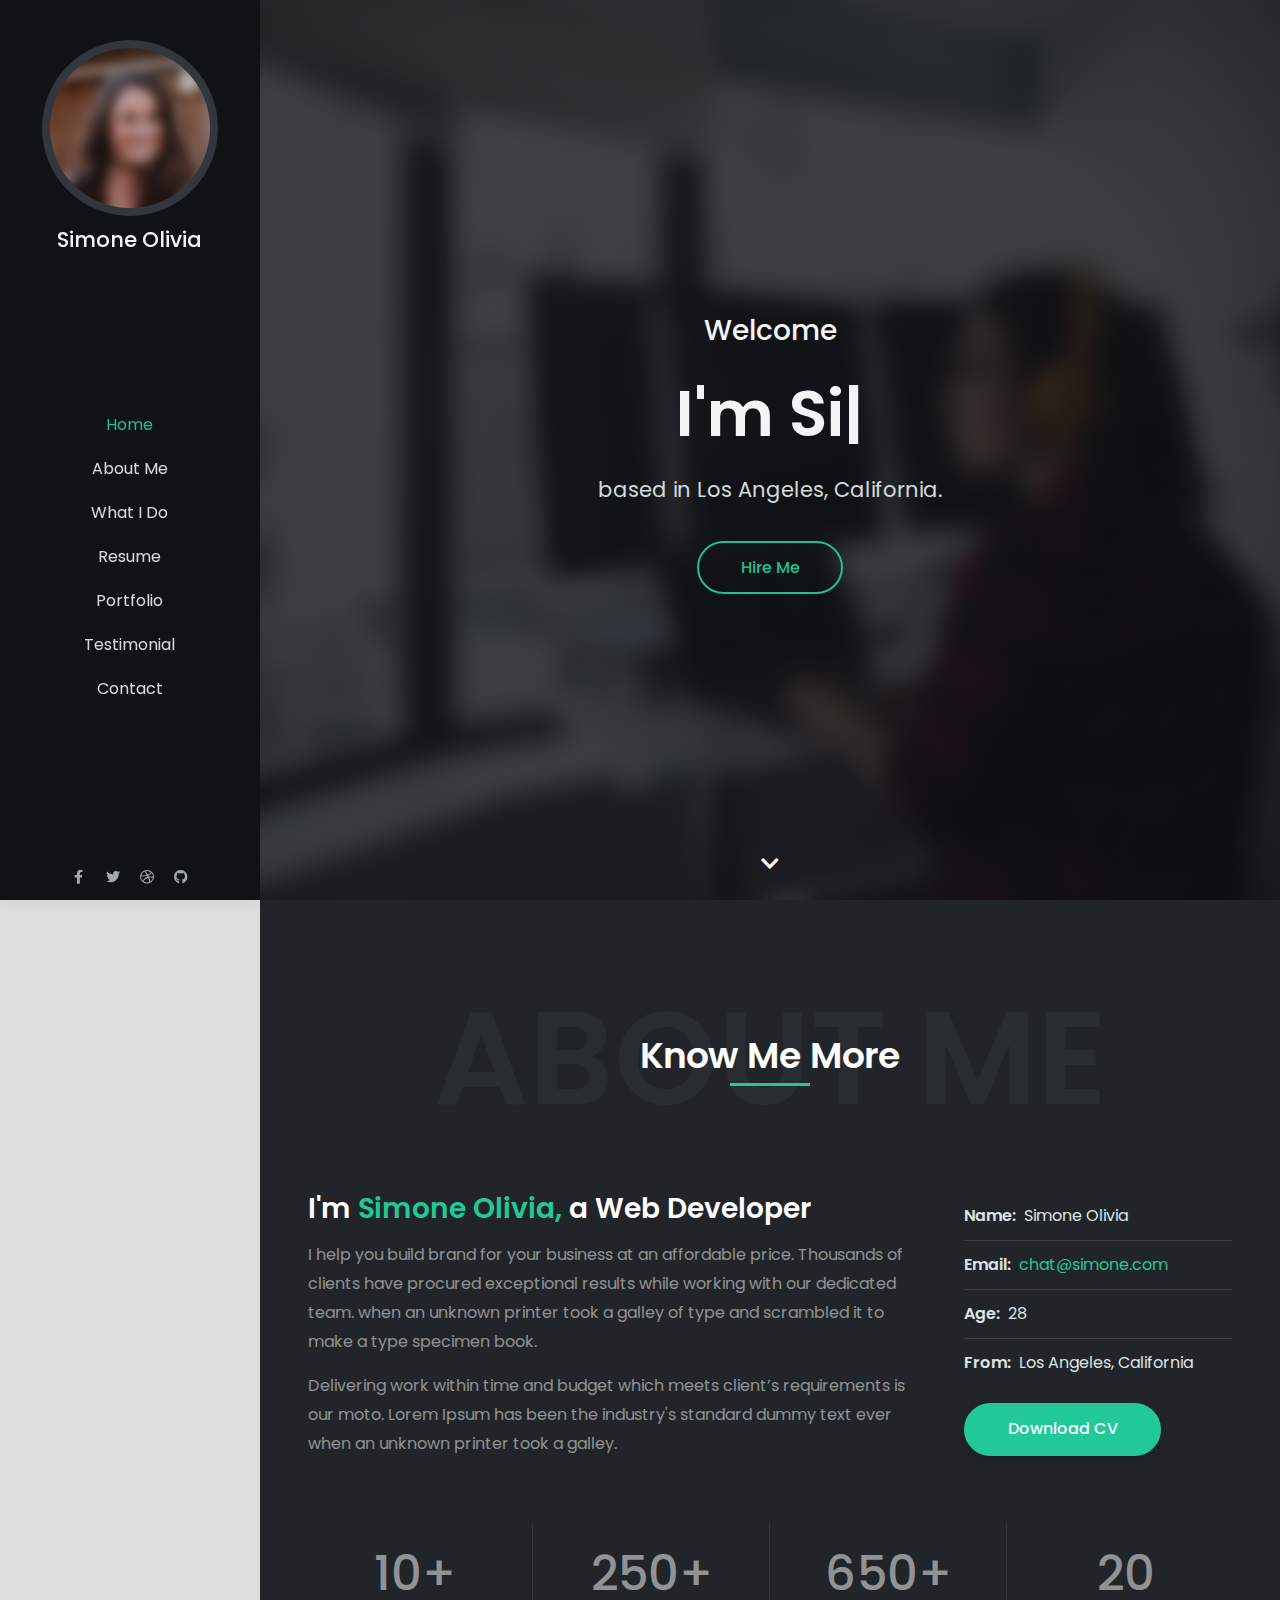
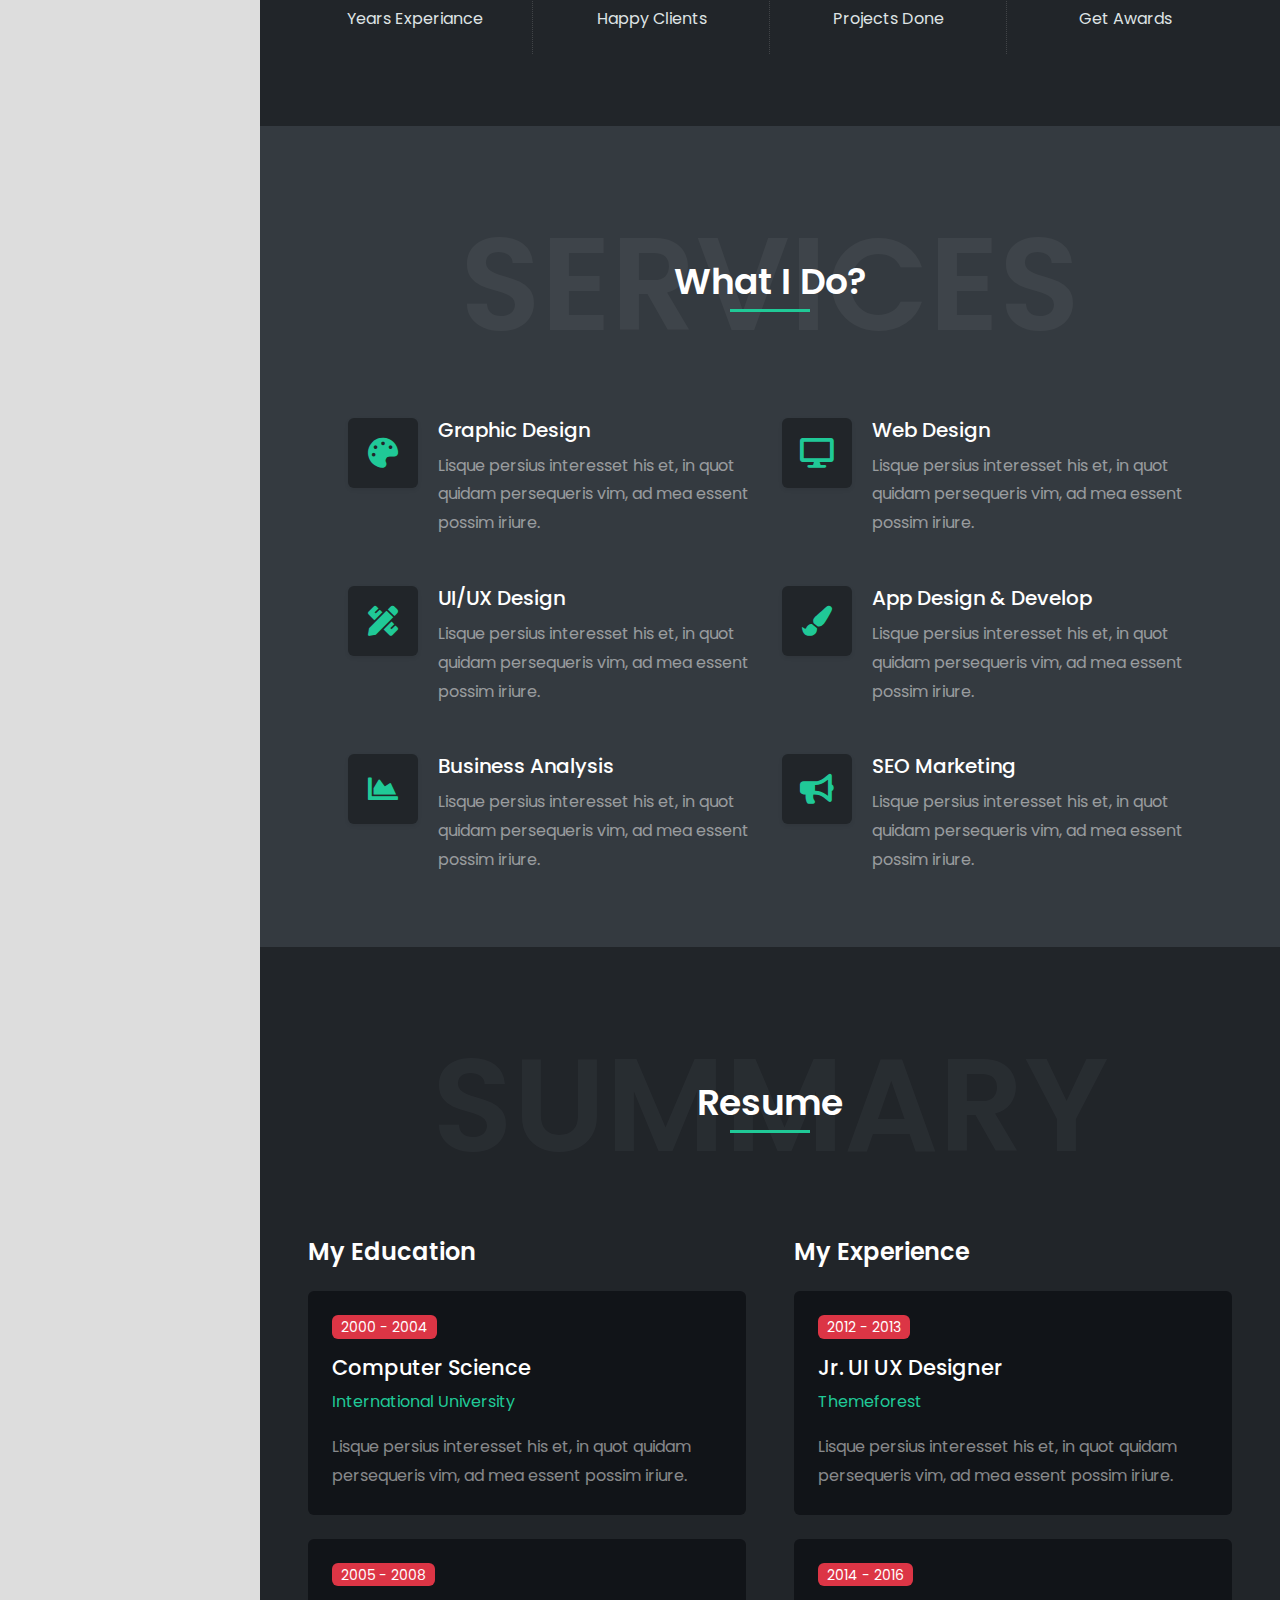
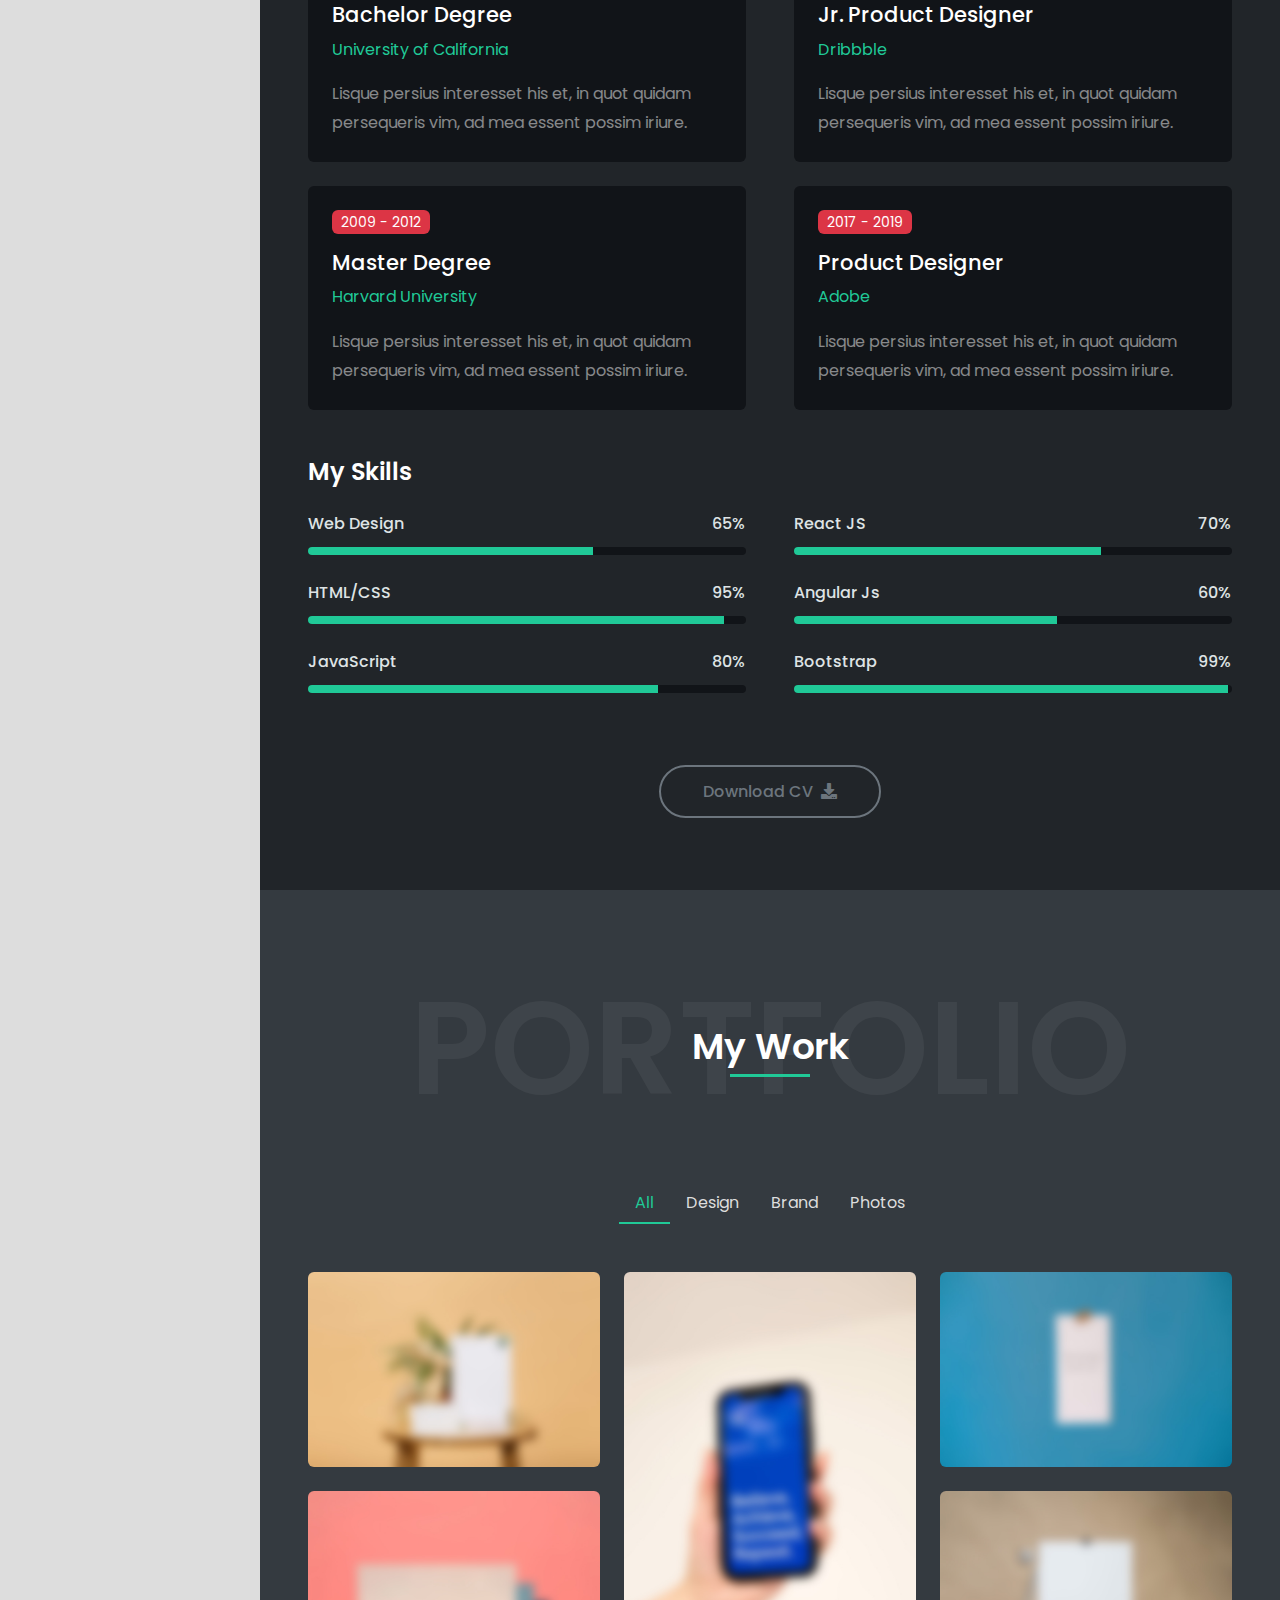
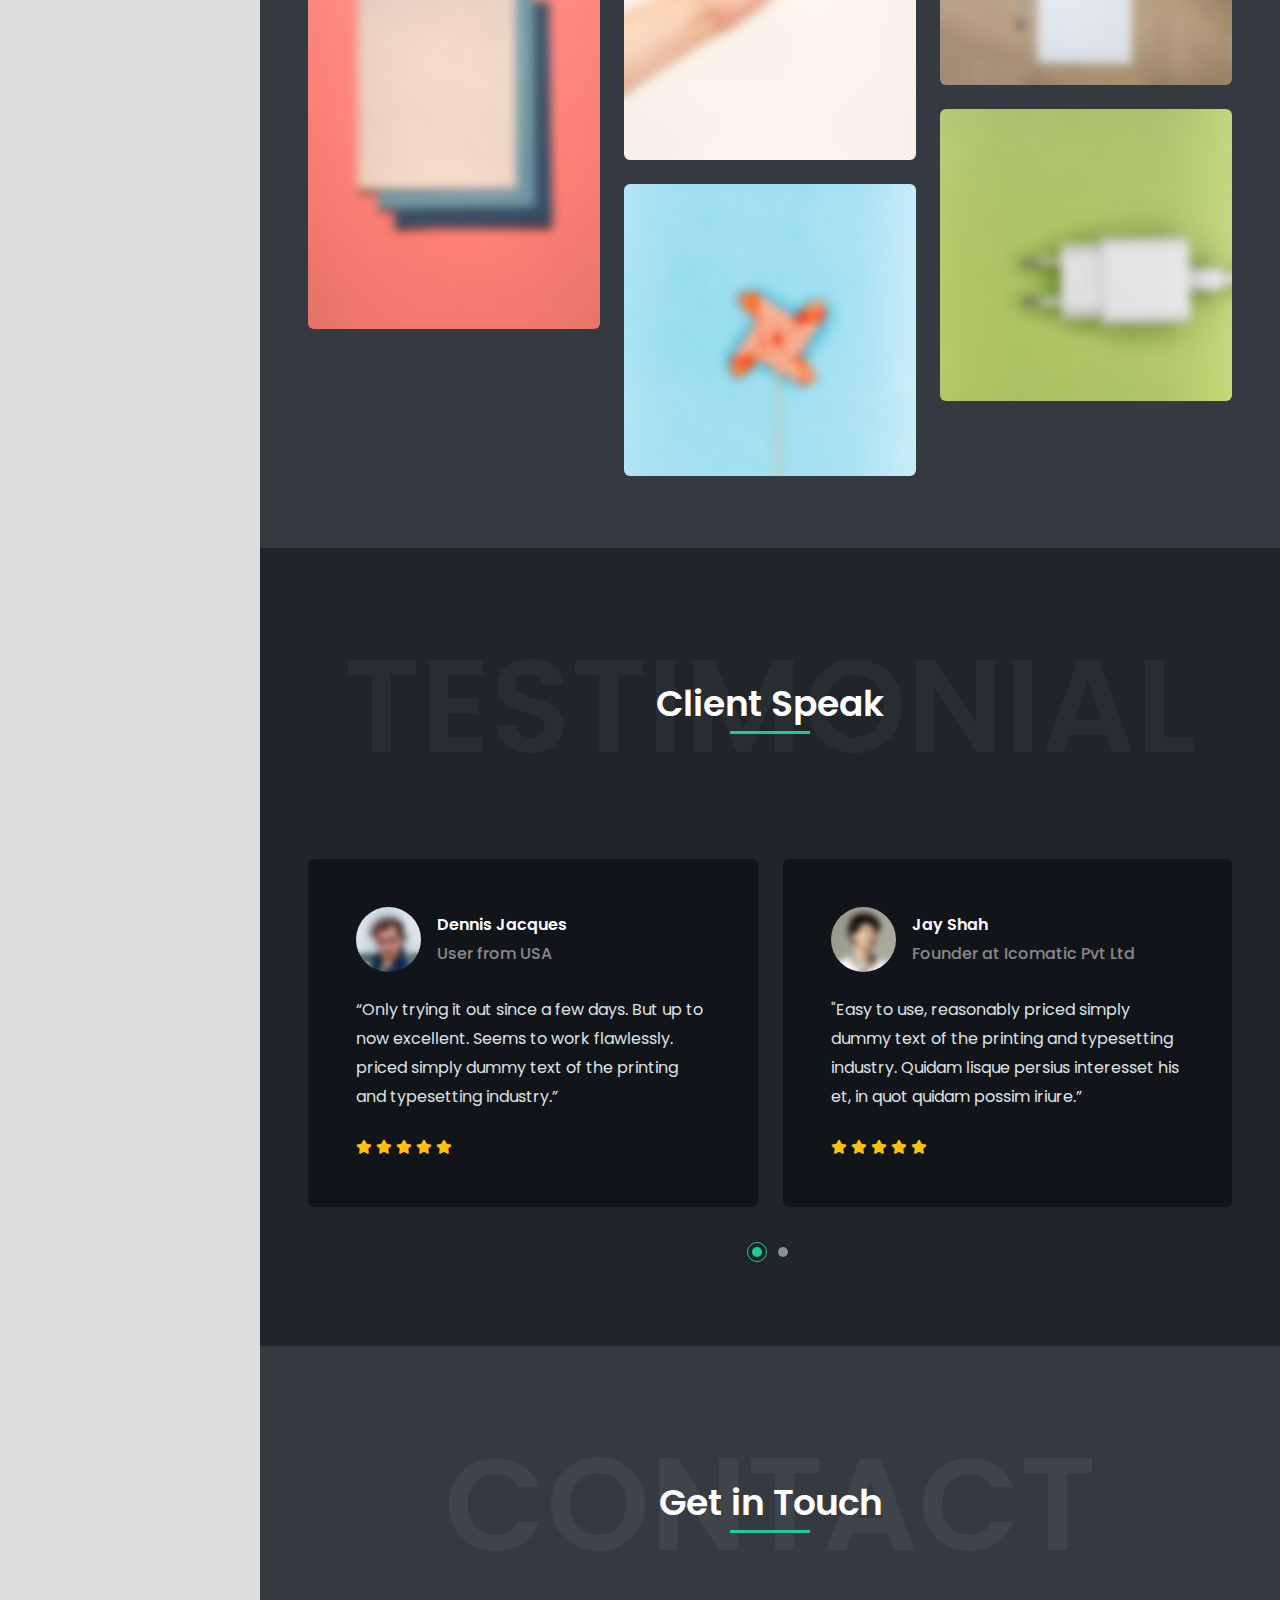
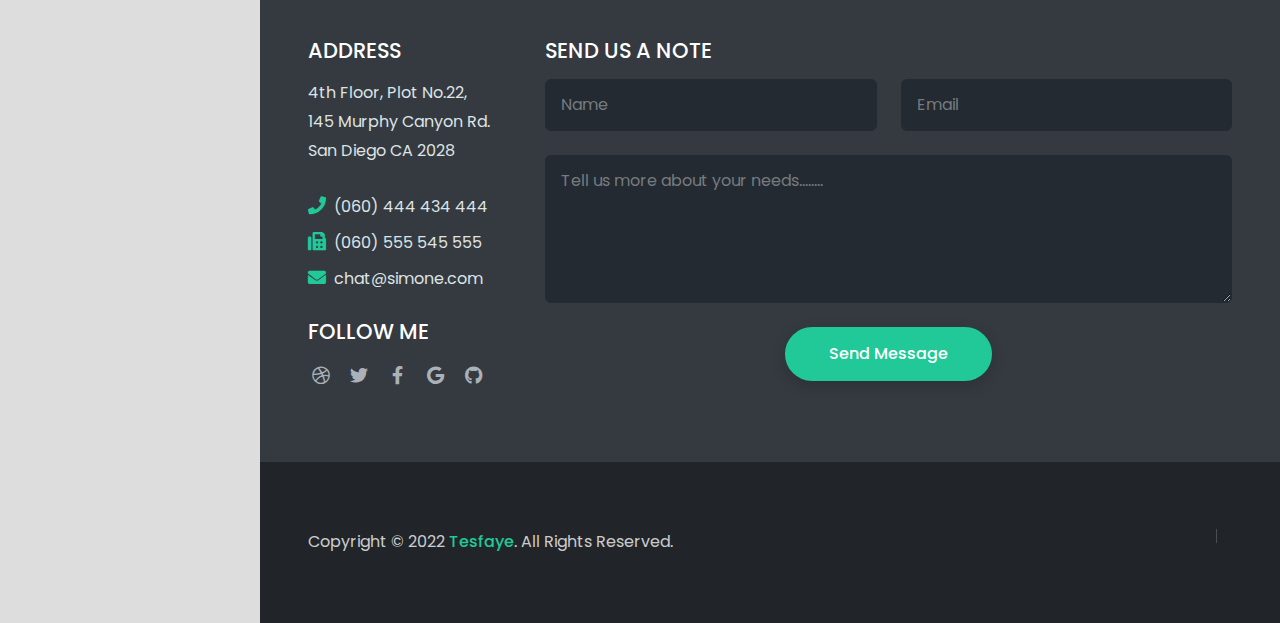
<file: index-dark.html>
<!DOCTYPE html>
<html lang="en">
<head>
<meta charset="UTF-8" />
<meta http-equiv="X-UA-Compatible" content="IE=edge">
<meta name="viewport" content="width=device-width, initial-scale=1">
<link href="images/favicon.png" rel="icon" />
<title>Simone - Personal Portfolio Template</title>
<meta name="description" content="Simone is responsive bootstrap 5 one page personal portfolio html template.">
<meta name="author" content="harnishdesign.net">

<!-- Web Fonts -->
<link href="https://fonts.googleapis.com/css2?family=Poppins:ital,wght@0,100;0,200;0,300;0,400;0,500;0,600;0,700;0,800;0,900;1,100;1,200;1,300;1,400;1,500;1,600;1,700;1,800;1,900&display=swap" rel="stylesheet">

<!-- Stylesheet
============================== -->
<!-- Bootstrap -->
<link rel="stylesheet" type="text/css" href="vendor/bootstrap/css/bootstrap.min.css" />
<!-- Font Awesome Icon -->
<link rel="stylesheet" type="text/css" href="vendor/font-awesome/css/all.min.css" />
<!-- Owl Carousel -->
<link rel="stylesheet" type="text/css" href="vendor/owl.carousel/assets/owl.carousel.min.css" />
<!-- Magnific Popup -->
<link rel="stylesheet" type="text/css" href="vendor/magnific-popup/magnific-popup.min.css" />
<!-- Custom Stylesheet -->
<link rel="stylesheet" type="text/css" href="css/stylesheet.css" />
</head>

<body class="side-header" data-bs-spy="scroll" data-bs-target="#header-nav" data-bs-offset="1">

<!-- Preloader -->
<div class="preloader preloader-dark">
  <div class="lds-ellipsis">
    <div></div>
    <div></div>
    <div></div>
    <div></div>
  </div>
</div>
<!-- Preloader End --> 

<!-- Document Wrapper   
=============================== -->
<div id="main-wrapper"> 
  <!-- Header
  ============================ -->
  <header id="header" class="sticky-top"> 
    <!-- Navbar -->
    <nav class="primary-menu navbar navbar-expand-lg navbar-dark bg-dark border-bottom-0">
      <div class="container-fluid position-relative h-100 flex-lg-column ps-3 px-lg-3 pt-lg-3 pb-lg-2"> 
        
        <!-- Logo --> 
        <a href="index.html" class="mb-lg-auto mt-lg-4">
			<span class="bg-dark-2 rounded-pill p-2 mb-lg-1 d-none d-lg-inline-block">
				<img class="img-fluid rounded-pill d-block" src="images/profile.jpg" title="I'm Simone" alt="">
			</span>
			<h1 class="text-5 text-white text-center mb-0 d-lg-block">Simone Olivia</h1>
        </a> 
        <!-- Logo End -->
        
        <div id="header-nav" class="collapse navbar-collapse w-100 my-lg-auto">
          <ul class="navbar-nav text-lg-center my-lg-auto py-lg-3">
            <li class="nav-item"><a class="nav-link smooth-scroll active" href="#home">Home</a></li>
            <li class="nav-item"><a class="nav-link smooth-scroll" href="#about">About Me</a></li>
            <li class="nav-item"><a class="nav-link smooth-scroll" href="#services">What I Do</a></li>
            <li class="nav-item"><a class="nav-link smooth-scroll" href="#resume">Resume</a></li>
            <li class="nav-item"><a class="nav-link smooth-scroll" href="#portfolio">Portfolio</a></li>
            <li class="nav-item"><a class="nav-link smooth-scroll" href="#testimonial">Testimonial</a></li>
            <li class="nav-item"><a class="nav-link smooth-scroll" href="#contact">Contact</a></li>
          </ul>
        </div>
        <ul class="social-icons social-icons-muted social-icons-sm mt-lg-auto ms-auto ms-lg-0 d-flex">
          <li class="social-icons-facebook"><a data-bs-toggle="tooltip" title="Facebook" href="http://www.facebook.com/" target="_blank"><i class="fab fa-facebook-f"></i></a></li>
          <li class="social-icons-twitter"><a data-bs-toggle="tooltip" title="Twitter" href="http://www.twitter.com/" target="_blank"><i class="fab fa-twitter"></i></a></li>
          <li class="social-icons-dribbble"><a data-bs-toggle="tooltip" title="Dribbble" data-bs-placement="top" href="http://www.dribbble.com/" target="_blank"><i class="fab fa-dribbble"></i></a></li>
          <li class="social-icons-github"><a data-bs-toggle="tooltip" title="GitHub" data-bs-placement="top" href="http://www.google.com/" target="_blank" ><i class="fab fa-github"></i></a></li>
        </ul>
        <button class="navbar-toggler" type="button" data-bs-toggle="collapse" data-bs-target="#header-nav"><span></span><span></span><span></span></button>
      </div>
    </nav>
    <!-- Navbar End --> 
  </header>
  <!-- Header End --> 
		
  <!-- Content
  ============================================= -->
  <div id="content" role="main"> 
    
    <!-- Intro
    ============================================= -->
    <section id="home">
      <div class="hero-wrap">
        <div class="hero-mask opacity-8 bg-dark"></div>
        <div class="hero-bg parallax" style="background-image:url('images/intro-bg.jpg');"></div>
        <div class="hero-content section d-flex min-vh-100">
          <div class="container my-auto">
            <div class="row">
              <div class="col-12 text-center">
                <div class="typed-strings">
                  <p>I'm Simone Olivia</p>
                  <p>I'm a Freelancer.</p>
                  <p>I'm a Photographer.</p>
                  <p>I'm a Designer.</p>
                </div>
                <p class="text-7 fw-500 text-white mb-2 mb-md-3">Welcome</p>
                <h2 class="text-16 fw-600 text-white mb-2 mb-md-3"><span class="typed"></span></h2>
                <p class="text-5 text-light mb-4">based in Los Angeles, California.</p>
				<a href="#contact" class="btn btn-outline-primary rounded-pill shadow-none smooth-scroll mt-2">Hire Me</a>
              </div>
            </div>
          </div>
          <a href="#about" class="scroll-down-arrow text-white smooth-scroll"><span class="animated"><i class="fa fa-chevron-down"></i></span></a> </div>
      </div>
    </section>
    <!-- Intro end --> 
    
    <!-- About
    ============================================= -->
    <section id="about" class="section bg-dark-1">
      <div class="container px-lg-5"> 
        <!-- Heading -->
        <div class="position-relative d-flex text-center mb-5">
          <h2 class="text-24 text-muted opacity-1 text-uppercase fw-600 w-100 mb-0">About Me</h2>
          <p class="text-9 text-white fw-600 position-absolute w-100 align-self-center lh-base mb-0">Know Me More<span class="heading-separator-line border-bottom border-3 border-primary d-block mx-auto"></span> </p>
        </div>
        <!-- Heading end-->
        
        <div class="row gy-5">
          <div class="col-lg-7 col-xl-8 text-center text-lg-start">
            <h2 class="text-7 text-white fw-600 mb-3">I'm <span class="text-primary">Simone Olivia,</span> a Web Developer</h2>
            <p class="text-white-50">I help you build brand for your business at an affordable price. Thousands of clients have procured exceptional results while working with our dedicated team. when an unknown printer took a galley of type and scrambled it to make a type specimen book.</p>
            <p class="text-white-50">Delivering work within time and budget which meets client’s requirements is our moto. Lorem Ipsum has been the industry's standard dummy text ever when an unknown printer took a galley.</p>
          </div>
          <div class="col-lg-5 col-xl-4">
            <div class="ps-lg-4">
              <ul class="list-style-2 list-style-light text-light">
                <li><span class="fw-600 me-2">Name:</span>Simone Olivia</li>
                <li><span class="fw-600 me-2">Email:</span><a href="mailto:chat@simone.com">chat@simone.com</a></li>
                <li><span class="fw-600 me-2">Age:</span>28</li>
                <li class="border-0"><span class="fw-600 me-2">From:</span>Los Angeles, California</li>
              </ul>
              <a href="#" class="btn btn-primary rounded-pill">Download CV</a> </div>
          </div>
        </div>
        <div class="brands-grid separator-border separator-border-light mt-5">
          <div class="row">
            <div class="col-6 col-md-3">
              <div class="featured-box text-center">
                <h4 class="text-12 text-white-50 mb-0"><span class="counter" data-from="0" data-to="10">10</span>+</h4>
                <p class="text-light mb-0">Years Experiance</p>
              </div>
            </div>
            <div class="col-6 col-md-3">
              <div class="featured-box text-center">
                <h4 class="text-12 text-white-50 mb-0"><span class="counter" data-from="0" data-to="250">250</span>+</h4>
                <p class="text-light mb-0">Happy Clients</p>
              </div>
            </div>
            <div class="col-6 col-md-3">
              <div class="featured-box text-center">
                <h4 class="text-12 text-white-50 mb-0"><span class="counter" data-from="0" data-to="650">650</span>+</h4>
                <p class="text-light mb-0">Projects Done</p>
              </div>
            </div>
            <div class="col-6 col-md-3">
              <div class="featured-box text-center">
                <h4 class="text-12 text-white-50 mb-0"><span class="counter" data-from="0" data-to="38">20</span></h4>
                <p class="text-light mb-0">Get Awards</p>
              </div>
            </div>
          </div>
        </div>
      </div>
    </section>
    <!-- About end --> 
    
    <!-- Services
    ============================================= -->
    <section id="services" class="section bg-dark-2">
      <div class="container px-lg-5"> 
        <!-- Heading -->
        <div class="position-relative d-flex text-center mb-5">
          <h2 class="text-24 text-white-50 opacity-1 text-uppercase fw-600 w-100 mb-0">Services</h2>
          <p class="text-9 text-white fw-600 position-absolute w-100 align-self-center lh-base mb-0">What I Do?<span class="heading-separator-line border-bottom border-3 border-primary d-block mx-auto"></span> </p>
        </div>
        <!-- Heading end-->
        
        <div class="row">
          <div class="col-lg-11 mx-auto">
            <div class="row">
              <div class="col-md-6">
                <div class="featured-box style-3 mb-5">
                  <div class="featured-box-icon text-primary bg-dark-1 shadow-sm rounded"> <i class="fas fa-palette"></i> </div>
                  <h3 class="text-white">Graphic Design</h3>
                  <p class="text-white-50 mb-0">Lisque persius interesset his et, in quot quidam persequeris vim, ad mea essent possim iriure.</p>
                </div>
              </div>
              <div class="col-md-6">
                <div class="featured-box style-3 mb-5">
                  <div class="featured-box-icon text-primary bg-dark-1 shadow-sm rounded"> <i class="fas fa-desktop"></i></div>
                  <h3 class="text-white">Web Design</h3>
                  <p class="text-white-50 mb-0">Lisque persius interesset his et, in quot quidam persequeris vim, ad mea essent possim iriure.</p>
                </div>
              </div>
              <div class="col-md-6">
                <div class="featured-box style-3 mb-5">
                  <div class="featured-box-icon text-primary bg-dark-1 shadow-sm rounded"> <i class="fas fa-pencil-ruler"></i> </div>
                  <h3 class="text-white">UI/UX Design</h3>
                  <p class="text-white-50 mb-0">Lisque persius interesset his et, in quot quidam persequeris vim, ad mea essent possim iriure.</p>
                </div>
              </div>
              <div class="col-md-6">
                <div class="featured-box style-3 mb-5">
                  <div class="featured-box-icon text-primary bg-dark-1 shadow-sm rounded"> <i class="fas fa-paint-brush"></i> </div>
                  <h3 class="text-white">App Design &amp; Develop</h3>
                  <p class="text-white-50 mb-0">Lisque persius interesset his et, in quot quidam persequeris vim, ad mea essent possim iriure.</p>
                </div>
              </div>
              <div class="col-md-6">
                <div class="featured-box style-3 mb-5 mb-md-0">
                  <div class="featured-box-icon text-primary bg-dark-1 shadow-sm rounded"> <i class="fas fa-chart-area"></i> </div>
                  <h3 class="text-white">Business Analysis</h3>
                  <p class="text-white-50 mb-0">Lisque persius interesset his et, in quot quidam persequeris vim, ad mea essent possim iriure.</p>
                </div>
              </div>
              <div class="col-md-6">
                <div class="featured-box style-3 mb-0">
                  <div class="featured-box-icon text-primary bg-dark-1 shadow-sm rounded"> <i class="fas fa-bullhorn"></i> </div>
                  <h3 class="text-white">SEO Marketing</h3>
                  <p class="text-white-50 mb-0">Lisque persius interesset his et, in quot quidam persequeris vim, ad mea essent possim iriure.</p>
                </div>
              </div>
            </div>
          </div>
        </div>
      </div>
    </section>
    <!-- Services end --> 
    
    <!-- Resume
    ============================================= -->
    <section id="resume" class="section bg-dark-1">
      <div class="container px-lg-5"> 
        <!-- Heading -->
        <div class="position-relative d-flex text-center mb-5">
          <h2 class="text-24 text-muted opacity-1 text-uppercase fw-600 w-100 mb-0">Summary</h2>
          <p class="text-9 text-white fw-600 position-absolute w-100 align-self-center lh-base mb-0">Resume<span class="heading-separator-line border-bottom border-3 border-primary d-block mx-auto"></span> </p>
        </div>
        <!-- Heading end-->
        
        <div class="row gx-5"> 
          <!-- My Education -->
          <div class="col-md-6">
            <h2 class="text-6 text-white fw-600 mb-4">My Education</h2>
            <div class="bg-dark rounded p-4 mb-4">
              <p class="badge bg-danger text-2 fw-400">2000 - 2004</p>
              <h3 class="text-5 text-white">Computer Science</h3>
              <p class="text-primary">International University</p>
              <p class="text-white-50 mb-0">Lisque persius interesset his et, in quot quidam persequeris vim, ad mea essent possim iriure.</p>
            </div>
            <div class="bg-dark rounded p-4 mb-4">
              <p class="badge bg-danger text-2 fw-400">2005 - 2008</p>
              <h3 class="text-5 text-white">Bachelor Degree</h3>
              <p class="text-primary">University of California</p>
              <p class="text-white-50 mb-0">Lisque persius interesset his et, in quot quidam persequeris vim, ad mea essent possim iriure.</p>
            </div>
            <div class="bg-dark rounded p-4 mb-4">
              <p class="badge bg-danger text-2 fw-400">2009 - 2012</p>
              <h3 class="text-5 text-white">Master Degree</h3>
              <p class="text-primary">Harvard University</p>
              <p class="text-white-50 mb-0">Lisque persius interesset his et, in quot quidam persequeris vim, ad mea essent possim iriure.</p>
            </div>
          </div>
          
          <!-- My Experience -->
          <div class="col-md-6">
            <h2 class="text-6 text-white fw-600 mb-4">My Experience</h2>
            <div class="bg-dark rounded p-4 mb-4">
              <p class="badge bg-danger text-2 fw-400">2012 - 2013</p>
              <h3 class="text-5 text-white">Jr. UI UX Designer</h3>
              <p class="text-primary">Themeforest</p>
              <p class="text-white-50 mb-0">Lisque persius interesset his et, in quot quidam persequeris vim, ad mea essent possim iriure.</p>
            </div>
            <div class="bg-dark rounded p-4 mb-4">
              <p class="badge bg-danger text-2 fw-400">2014 - 2016</p>
              <h3 class="text-5 text-white">Jr. Product Designer</h3>
              <p class="text-primary">Dribbble</p>
              <p class="text-white-50 mb-0">Lisque persius interesset his et, in quot quidam persequeris vim, ad mea essent possim iriure.</p>
            </div>
            <div class="bg-dark rounded p-4 mb-4">
              <p class="badge bg-danger text-2 fw-400">2017 - 2019</p>
              <h3 class="text-5 text-white">Product Designer</h3>
              <p class="text-primary">Adobe</p>
              <p class="text-white-50 mb-0">Lisque persius interesset his et, in quot quidam persequeris vim, ad mea essent possim iriure.</p>
            </div>
          </div>
        </div>
        <!-- My Skills -->
		<h2 class="text-6 text-white fw-600 mt-4 mb-4">My Skills</h2>
        <div class="row gx-5">
          <div class="col-md-6">
            <p class="text-light fw-500 text-start mb-2">Web Design <span class="float-end">65%</span></p>
            <div class="progress progress-sm bg-dark mb-4">
              <div class="progress-bar" role="progressbar" style="width: 65%" aria-valuenow="65" aria-valuemin="0" aria-valuemax="100"></div>
            </div>
            <p class="text-light fw-500 text-start mb-2">HTML/CSS <span class="float-end">95%</span></p>
            <div class="progress progress-sm bg-dark mb-4">
              <div class="progress-bar" role="progressbar" style="width: 95%" aria-valuenow="95" aria-valuemin="0" aria-valuemax="100"></div>
            </div>
            <p class="text-light fw-500 text-start mb-2">JavaScript <span class="float-end">80%</span></p>
            <div class="progress progress-sm bg-dark mb-4">
              <div class="progress-bar" role="progressbar" style="width: 80%" aria-valuenow="80" aria-valuemin="0" aria-valuemax="100"></div>
            </div>
          </div>
          <div class="col-md-6">
            <p class="text-light fw-500 text-start mb-2">React JS <span class="float-end">70%</span></p>
            <div class="progress progress-sm bg-dark mb-4">
              <div class="progress-bar" role="progressbar" style="width: 70%" aria-valuenow="70" aria-valuemin="0" aria-valuemax="100"></div>
            </div>
            <p class="text-light fw-500 text-start mb-2">Angular Js <span class="float-end">60%</span></p>
            <div class="progress progress-sm bg-dark mb-4">
              <div class="progress-bar" role="progressbar" style="width: 60%" aria-valuenow="60" aria-valuemin="0" aria-valuemax="100"></div>
            </div>
            <p class="text-light fw-500 text-start mb-2">Bootstrap <span class="float-end">99%</span></p>
            <div class="progress progress-sm bg-dark mb-4">
              <div class="progress-bar" role="progressbar" style="width: 99%" aria-valuenow="99" aria-valuemin="0" aria-valuemax="100"></div>
            </div>
          </div>
        </div>
        <div class="text-center mt-5"><a href="#" class="btn btn-outline-secondary rounded-pill shadow-none">Download CV <span class="ms-1"><i class="fas fa-download"></i></span></a></div>
      </div>
    </section>
    <!-- Resume end --> 
    
    <!-- Portfolio
    ============================================= -->
    <section id="portfolio" class="section bg-dark-2">
      <div class="container px-lg-5"> 
        <!-- Heading -->
        <div class="position-relative d-flex text-center mb-5">
          <h2 class="text-24 text-white-50 opacity-1 text-uppercase fw-600 w-100 mb-0">Portfolio</h2>
          <p class="text-9 text-white fw-600 position-absolute w-100 align-self-center lh-base mb-0">My Work<span class="heading-separator-line border-bottom border-3 border-primary d-block mx-auto"></span> </p>
        </div>
        <!-- Heading end--> 
        
        <!-- Filter Menu -->
        <ul class="portfolio-menu nav nav-tabs nav-light justify-content-center border-bottom-0 mb-5">
          <li class="nav-item"> <a data-filter="*" class="nav-link active" href="">All</a></li>
          <li class="nav-item"> <a data-filter=".design" href="" class="nav-link">Design</a></li>
          <li class="nav-item"> <a data-filter=".brand" href="" class="nav-link">Brand</a></li>
          <li class="nav-item"> <a data-filter=".photos" href="" class="nav-link">Photos</a></li>
        </ul>
        <!-- Filter Menu end -->
        <div class="portfolio popup-ajax-gallery">
          <div class="row portfolio-filter g-4">
            <div class="col-sm-6 col-lg-4 brand">
              <div class="portfolio-box rounded">
                <div class="portfolio-img rounded"> <img class="img-fluid d-block" src="images/projects/project-1.jpg" alt="">
                  <div class="portfolio-overlay"> <a class="popup-ajax stretched-link" href="ajax/portfolio-ajax-project-dark-1.html"></a>
                    <div class="portfolio-overlay-details">
                      <h5 class="text-white fw-400">Project Title</h5>
                      <span class="text-light">Category</span> </div>
                  </div>
                </div>
              </div>
            </div>
            <div class="col-sm-6 col-lg-4 design">
              <div class="portfolio-box rounded">
                <div class="portfolio-img rounded"> <img class="img-fluid d-block" src="images/projects/project-2.jpg" alt="">
                  <div class="portfolio-overlay"> <a class="popup-ajax stretched-link" href="ajax/portfolio-ajax-project-dark-2.html"></a>
                    <div class="portfolio-overlay-details">
                      <h5 class="text-white fw-400">Project Title</h5>
                      <span class="text-light">Category</span> </div>
                  </div>
                </div>
              </div>
            </div>
            <div class="col-sm-6 col-lg-4 artwork photos">
              <div class="portfolio-box rounded">
                <div class="portfolio-img rounded"> <img class="img-fluid d-block" src="images/projects/project-3.jpg" alt="">
                  <div class="portfolio-overlay"> <a class="popup-ajax stretched-link" href="ajax/portfolio-ajax-project-dark-3.html"></a>
                    <div class="portfolio-overlay-details">
                      <h5 class="text-white fw-400">Project Title</h5>
                      <span class="text-light">Category</span> </div>
                  </div>
                </div>
              </div>
            </div>
            <div class="col-sm-6 col-lg-4 artwork brand photos">
              <div class="portfolio-box rounded">
                <div class="portfolio-img rounded"> <img class="img-fluid d-block" src="images/projects/project-4.jpg" alt="">
                  <div class="portfolio-overlay"> <a class="popup-ajax stretched-link" href="ajax/portfolio-ajax-project-dark-4.html"></a>
                    <div class="portfolio-overlay-details">
                      <h5 class="text-white fw-400">Project Title</h5>
                      <span class="text-light">Category</span> </div>
                  </div>
                </div>
              </div>
            </div>
            <div class="col-sm-6 col-lg-4 design">
              <div class="portfolio-box rounded">
                <div class="portfolio-img rounded"> <img class="img-fluid d-block" src="images/projects/project-5.jpg" alt="">
                  <div class="portfolio-overlay"> <a class="popup-ajax stretched-link" href="ajax/portfolio-ajax-project-dark-5.html"></a>
                    <div class="portfolio-overlay-details">
                      <h5 class="text-white fw-400">Project Title</h5>
                      <span class="text-light">Category</span> </div>
                  </div>
                </div>
              </div>
            </div>
            <div class="col-sm-6 col-lg-4 brand">
              <div class="portfolio-box rounded">
                <div class="portfolio-img rounded"> <img class="img-fluid d-block" src="images/projects/project-6.jpg" alt="">
                  <div class="portfolio-overlay"> <a class="popup-ajax stretched-link" href="ajax/portfolio-ajax-project-dark-6.html"></a>
                    <div class="portfolio-overlay-details">
                      <h5 class="text-white fw-400">Project Title</h5>
                      <span class="text-light">Category</span> </div>
                  </div>
                </div>
              </div>
            </div>
            <div class="col-sm-6 col-lg-4 design photos">
              <div class="portfolio-box rounded">
                <div class="portfolio-img rounded"> <img class="img-fluid d-block" src="images/projects/project-7.jpg" alt="">
                  <div class="portfolio-overlay"> <a class="popup-ajax stretched-link" href="ajax/portfolio-ajax-project-dark-7.html"></a>
                    <div class="portfolio-overlay-details">
                      <h5 class="text-white fw-400">Project Title</h5>
                      <span class="text-light">Category</span> </div>
                  </div>
                </div>
              </div>
            </div>
          </div>
        </div>
      </div>
    </section>
    <!-- Portfolio end --> 
    
    <!-- Testimonial
    ============================================= -->
    <section id="testimonial" class="section bg-dark-1">
      <div class="container px-lg-5"> 
        <!-- Heading -->
        <div class="position-relative d-flex text-center mb-5">
          <h2 class="text-24 text-muted opacity-1 text-uppercase fw-600 w-100 mb-0">Testimonial</h2>
          <p class="text-9 text-white fw-600 position-absolute w-100 align-self-center lh-base mb-0">Client Speak<span class="heading-separator-line border-bottom border-3 border-primary d-block mx-auto"></span> </p>
        </div>
        <!-- Heading end-->
        
        <div class="owl-carousel owl-light owl-theme" data-loop="true" data-nav="false" data-autoplay="false" data-margin="25" data-stagepadding="0" data-slideby="1" data-items-xs="1" data-items-sm="1" data-items-md="1" data-items-lg="2">
          <div class="item">
            <div class="bg-dark rounded p-5">
              <div class="d-flex align-items-center mt-auto mb-4"> <img class="img-fluid rounded-circle d-inline-block w-auto" src="images/testimonial/client-sm-3.jpg" alt="">
                <p class="ms-3 mb-0"><strong class="d-block text-white fw-600">Dennis Jacques</strong> <span class="text-white-50 fw-500">User from USA</span></p>
              </div>
              <p class="text-light mb-4">“Only trying it out since a few days. But up to now excellent. Seems to work flawlessly. priced simply dummy text of the printing and typesetting industry.”</p>
              <span class="text-2"> <i class="fas fa-star text-warning"></i> <i class="fas fa-star text-warning"></i> <i class="fas fa-star text-warning"></i> <i class="fas fa-star text-warning"></i> <i class="fas fa-star text-warning"></i> </span> </div>
          </div>
          <div class="item">
            <div class="bg-dark rounded p-5">
              <div class="d-flex align-items-center mt-auto mb-4"> <img class="img-fluid rounded-circle d-inline-block w-auto" src="images/testimonial/client-sm-1.jpg" alt="">
                <p class="ms-3 mb-0"><strong class="d-block text-white fw-600">Jay Shah</strong> <span class="text-white-50 fw-500">Founder at Icomatic Pvt Ltd</span></p>
              </div>
              <p class="text-light mb-4">"Easy to use, reasonably priced simply dummy text of the printing and typesetting industry. Quidam lisque persius interesset his et, in quot quidam possim iriure.”</p>
              <span class="text-2"> <i class="fas fa-star text-warning"></i> <i class="fas fa-star text-warning"></i> <i class="fas fa-star text-warning"></i> <i class="fas fa-star text-warning"></i> <i class="fas fa-star text-warning"></i> </span> </div>
          </div>
          <div class="item">
            <div class="bg-dark rounded p-5">
              <div class="d-flex align-items-center mt-auto mb-4"> <img class="img-fluid rounded-circle d-inline-block w-auto" src="images/testimonial/client-sm-2.jpg" alt="">
                <p class="ms-3 mb-0"><strong class="d-block text-white fw-600">Patrick Cary</strong> <span class="text-white-50 fw-500">Freelancer from USA</span></p>
              </div>
              <p class="text-light mb-4">“I am happy Working with printing and typesetting industry. Quidam lisque persius interesset his et, in quot quidam persequeris essent possim iriure.”</p>
              <span class="text-2"> <i class="fas fa-star text-warning"></i> <i class="fas fa-star text-warning"></i> <i class="fas fa-star text-warning"></i> <i class="fas fa-star text-warning"></i> <i class="fas fa-star text-warning"></i> </span> </div>
          </div>
          <div class="item">
            <div class="bg-dark rounded p-5">
              <div class="d-flex align-items-center mt-auto mb-4"> <img class="img-fluid rounded-circle d-inline-block w-auto" src="images/testimonial/client-sm-4.jpg" alt="">
                <p class="ms-3 mb-0"><strong class="d-block text-white fw-600">Chris Tom</strong> <span class="text-white-50 fw-500">User from UK</span></p>
              </div>
              <p class="text-light mb-4">“I have used them twice now. Good rates, very efficient service and priced simply dummy text of the printing and typesetting industry quidam interesset his et. Excellent.”</p>
              <span class="text-2"> <i class="fas fa-star text-warning"></i> <i class="fas fa-star text-warning"></i> <i class="fas fa-star text-warning"></i> <i class="fas fa-star text-warning"></i> <i class="fas fa-star text-warning"></i> </span> </div>
          </div>
        </div>
      </div>
    </section>
    <!-- Testimonial end --> 
    
    <!-- Contact Me
    ============================================= -->
    <section id="contact" class="section bg-dark-2">
      <div class="container px-lg-5">
        <!-- Heading -->
        <div class="position-relative d-flex text-center mb-5">
          <h2 class="text-24 text-white-50 opacity-1 text-uppercase fw-600 w-100 mb-0">Contact</h2>
          <p class="text-9 text-white fw-600 position-absolute w-100 align-self-center lh-base mb-0">Get in Touch<span class="heading-separator-line border-bottom border-3 border-primary d-block mx-auto"></span> </p>
        </div>
        <!-- Heading end-->
        <div class="row gy-5">
          <div class="col-md-4 col-xl-3 order-1 order-md-0 text-center text-md-start">
            <h2 class="mb-3 text-5 text-white text-uppercase">Address</h2>
            <p class="text-3 text-light mb-4">4th Floor, Plot No.22,<br>
              145 Murphy Canyon Rd.<br>
              San Diego CA 2028 </p>
            <p class="text-3 text-light mb-1"><span class="text-primary text-4 me-2"><i class="fas fa-phone"></i></span>(060) 444 434 444</p>
            <p class="text-3 text-light mb-1"><span class="text-primary text-4 me-2"><i class="fas fa-fax"></i></span>(060) 555 545 555</p>
            <p class="text-3 text-light mb-4"><span class="text-primary text-4 me-2"><i class="fas fa-envelope"></i></span>chat@simone.com</p>
            <h2 class="mb-3 text-5 text-white text-uppercase">Follow Me</h2>
            <ul class="social-icons social-icons-muted justify-content-center justify-content-md-start">
              <li class="social-icons-dribbble"><a data-bs-toggle="tooltip" href="http://www.dribbble.com/harnishdesign/" target="_blank" title="Dribbble"><i class="fab fa-dribbble"></i></a></li>
              <li class="social-icons-twitter"><a data-bs-toggle="tooltip" href="https://twitter.com/harnishdesign/" target="_blank" title="Twitter"><i class="fab fa-twitter"></i></a></li>
              <li class="social-icons-facebook"><a data-bs-toggle="tooltip" href="http://www.facebook.com/harnishdesign/" target="_blank" title="Facebook"><i class="fab fa-facebook-f"></i></a></li>
              <li class="social-icons-google"><a data-bs-toggle="tooltip" href="http://www.google.com/" target="_blank" title="Google"><i class="fab fa-google"></i></a></li>
              <li class="social-icons-github"><a data-bs-toggle="tooltip" href="http://www.github.com/" target="_blank" title="GitHub"><i class="fab fa-github"></i></a></li>
            </ul>
          </div>
          <div class="col-md-8 col-xl-9 order-0 order-md-1">
            <h2 class="mb-3 text-5 text-white text-uppercase text-center text-md-start">Send us a note</h2>
			<form id="contact-form" class="form-dark" action="php/mail.php" method="post">
			  <div class="row g-4">
                <div class="col-xl-6">
                    <input name="name" type="text" class="form-control" required placeholder="Name">
                </div>
                <div class="col-xl-6">
                    <input name="email" type="email" class="form-control" required placeholder="Email">
                </div>
				<div class="col">
					<textarea name="form-message" class="form-control" rows="5" required placeholder="Tell us more about your needs........"></textarea>
				</div>
              </div>
              <p class="text-center mt-4 mb-0">
				<button id="submit-btn" class="btn btn-primary rounded-pill d-inline-flex" type="submit">Send Message</button>
              </p>
            </form>
          </div>
        </div>
      </div>
    </section>
    <!-- Contact Me end --> 
    
  </div>
  <!-- Content end --> 
  
  <!-- Footer
  ============================================= -->
  <footer id="footer" class="section footer-dark bg-dark-1">
    <div class="container px-lg-5">
      <div class="row">
        <div class="col-lg-6 text-center text-lg-start">
          <p class="mb-3 mb-lg-0">Copyright © 2022 <a href="#" class="fw-500">Tesfaye</a>. All Rights Reserved.</p>
        </div>
        <div class="col-lg-6">
          <ul class="nav nav-separator nav-separator-light justify-content-center justify-content-lg-end">
            <li class="nav-item"> <a class="nav-link" data-bs-toggle="modal" data-bs-target="#terms-policy" href="#"></a></li>
            <li class="nav-item"> <a class="nav-link" data-bs-toggle="modal" data-bs-target="#disclaimer" href="#"></a></li>
          </ul>
        </div>
      </div>
    </div>
  </footer>
  <!-- Footer end --> 
  
</div>
<!-- Document Wrapper end --> 

<!-- Back to Top
============================================= --> 
<a id="back-to-top" class="rounded-circle" data-bs-toggle="tooltip" title="Back to Top" href="javascript:void(0)"><i class="fa fa-chevron-up"></i></a> 





<!-- JavaScript --> 
<script src="vendor/jquery/jquery.min.js"></script> 
<script src="vendor/bootstrap/js/bootstrap.bundle.min.js"></script> 
<!-- Easing --> 
<script src="vendor/jquery.easing/jquery.easing.min.js"></script> 
<!-- Appear --> 
<script src="vendor/jquery.appear/jquery.appear.min.js"></script> 
<!-- Images Loaded --> 
<script src="vendor/imagesloaded/imagesloaded.pkgd.min.js"></script> 
<!-- Counter --> 
<script src="vendor/jquery.countTo/jquery.countTo.min.js"></script> 
<!-- Parallax Bg --> 
<script src="vendor/parallaxie/parallaxie.min.js"></script> 
<!-- Typed --> 
<script src="vendor/typed/typed.min.js"></script> 
<!-- Owl Carousel --> 
<script src="vendor/owl.carousel/owl.carousel.min.js"></script> 
<!-- isotope Portfolio Filter --> 
<script src="vendor/isotope/isotope.pkgd.min.js"></script> 
<!-- Magnific Popup --> 
<script src="vendor/magnific-popup/jquery.magnific-popup.min.js"></script> 
<!-- Custom Script --> 
<script src="js/theme.js"></script>
</body>
</html>
</file>
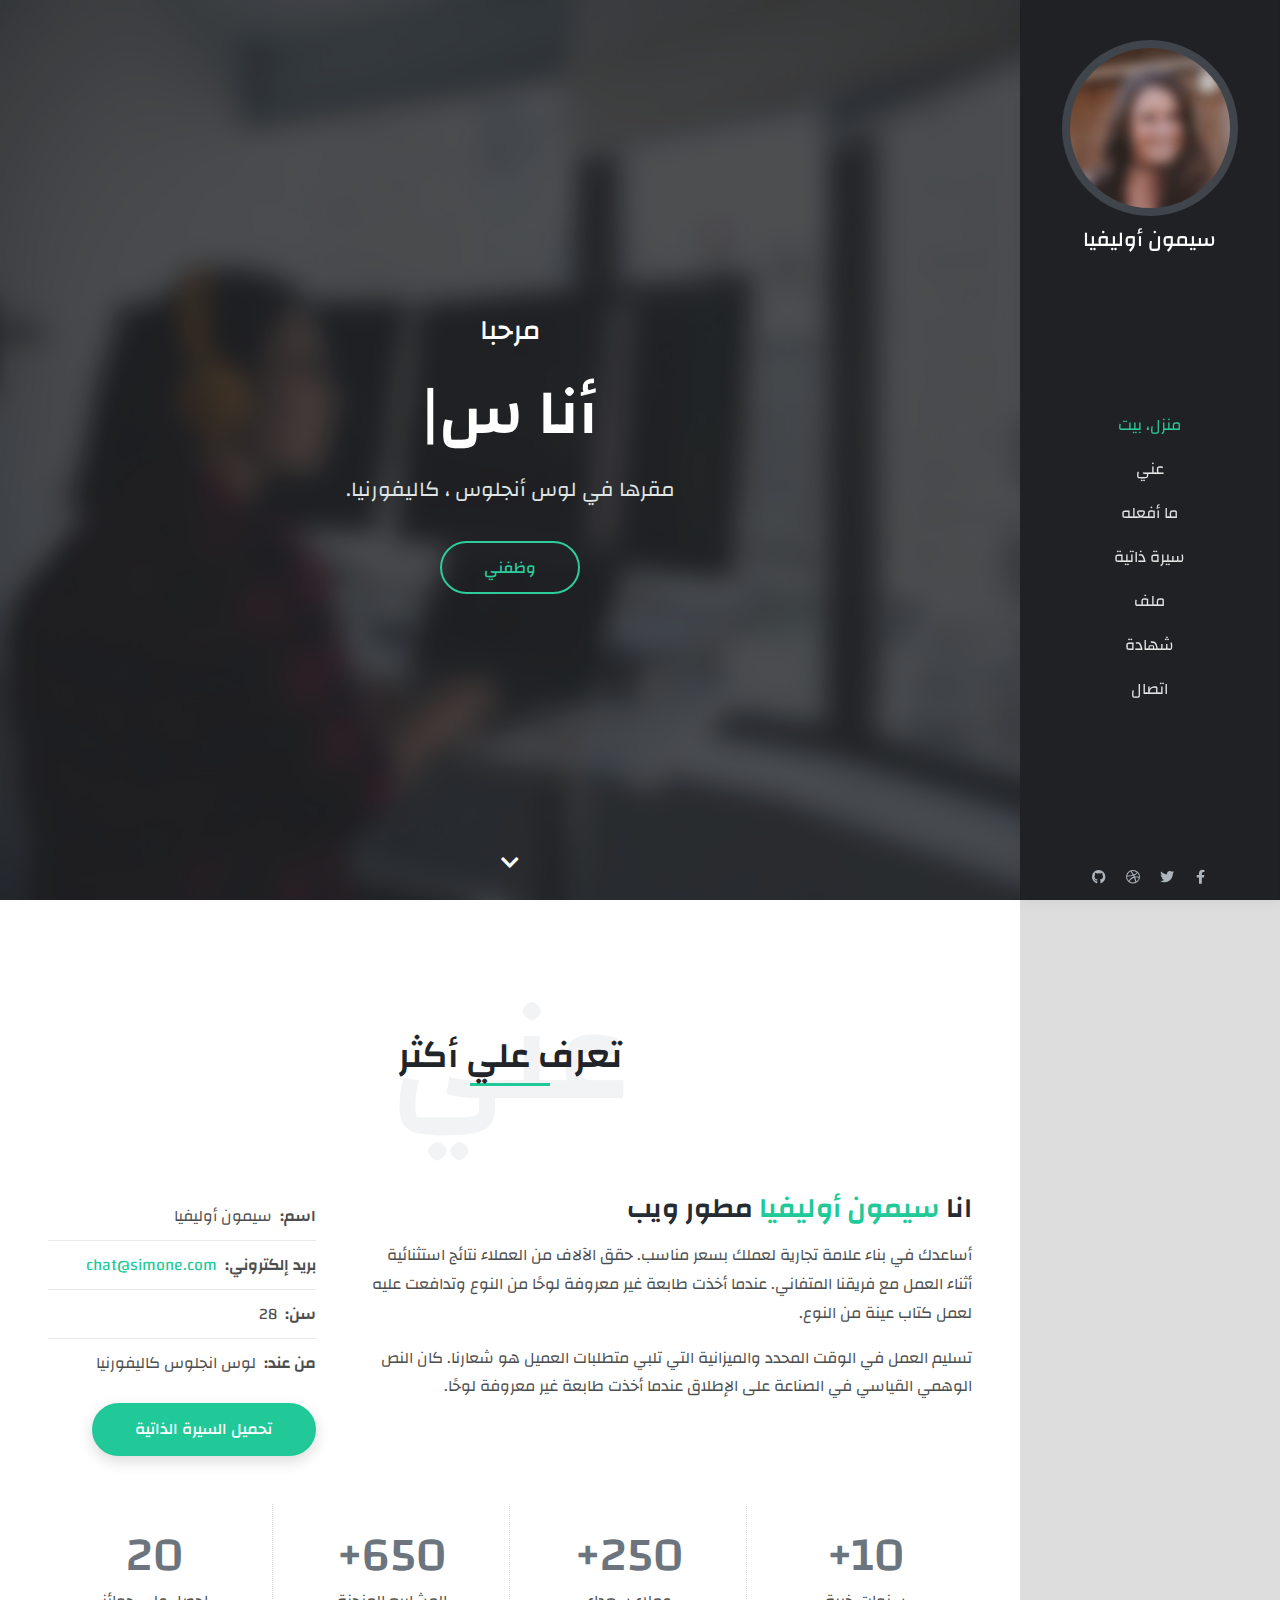
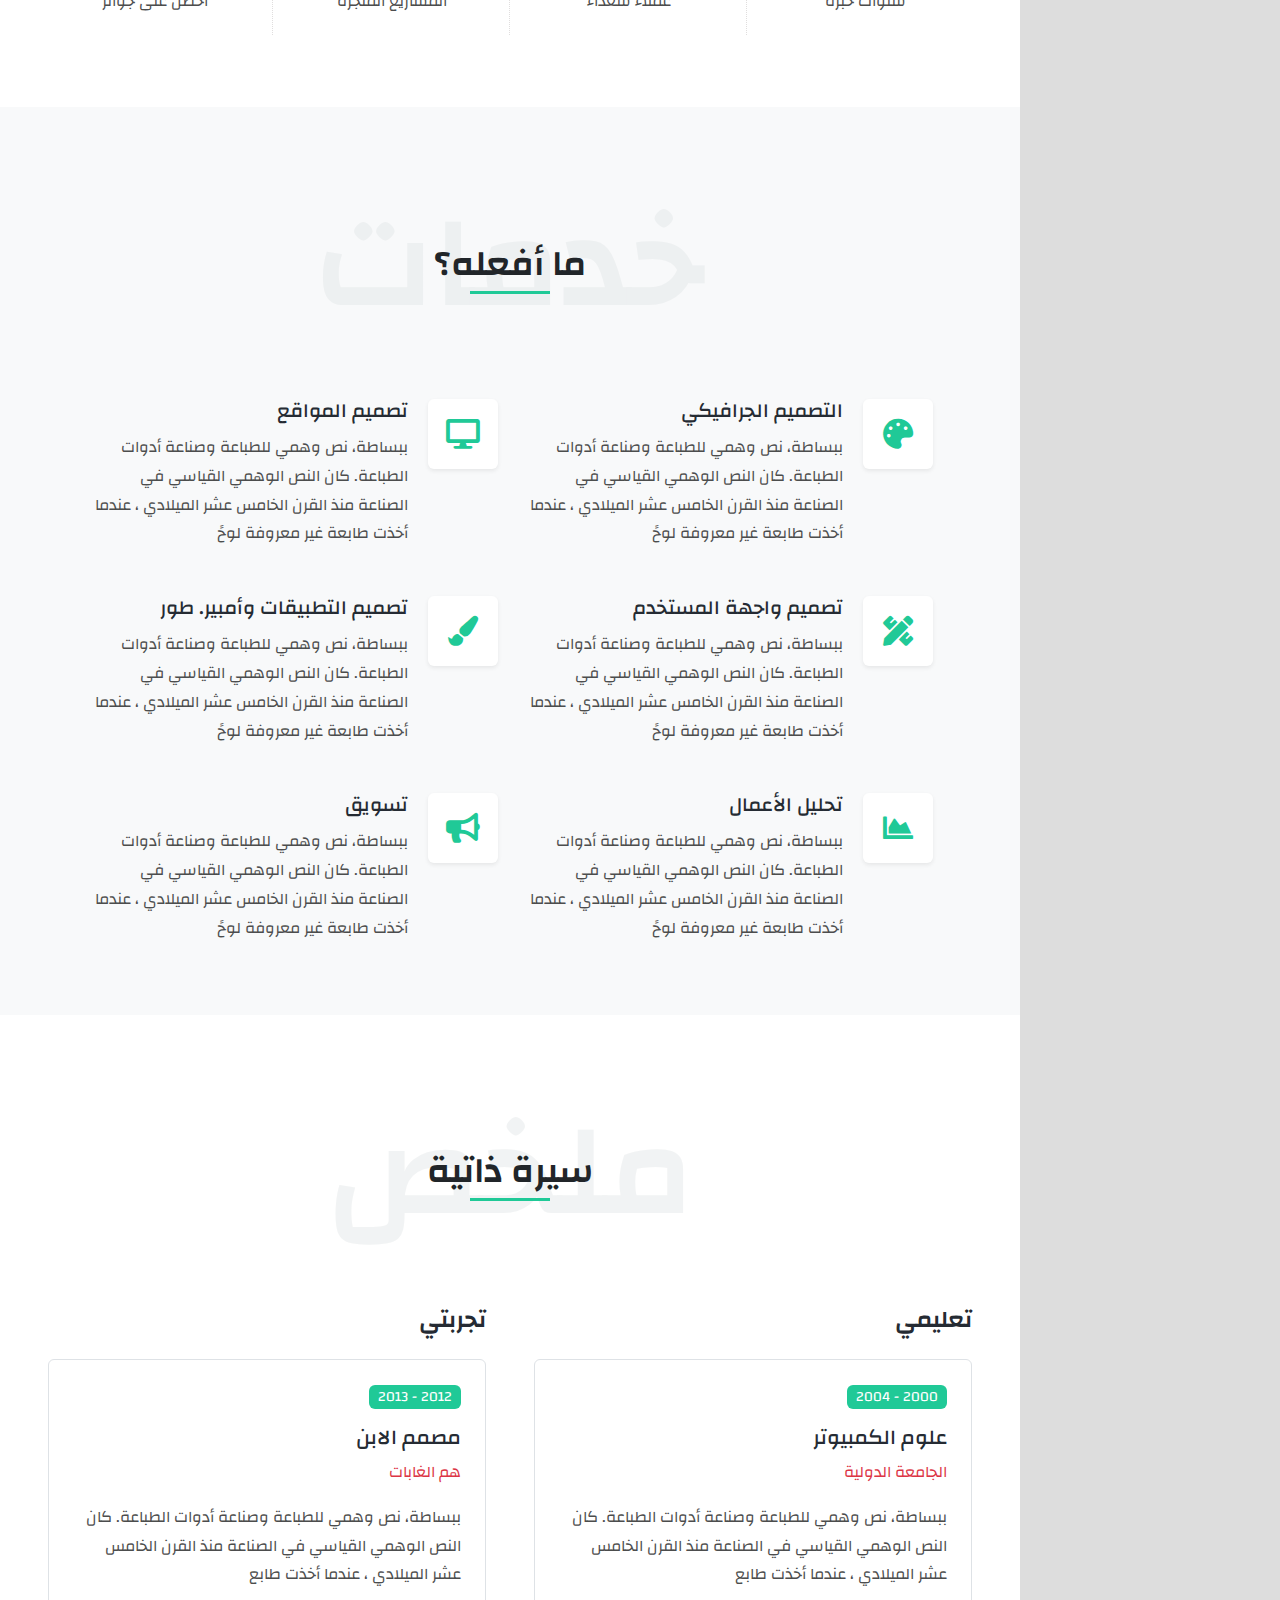
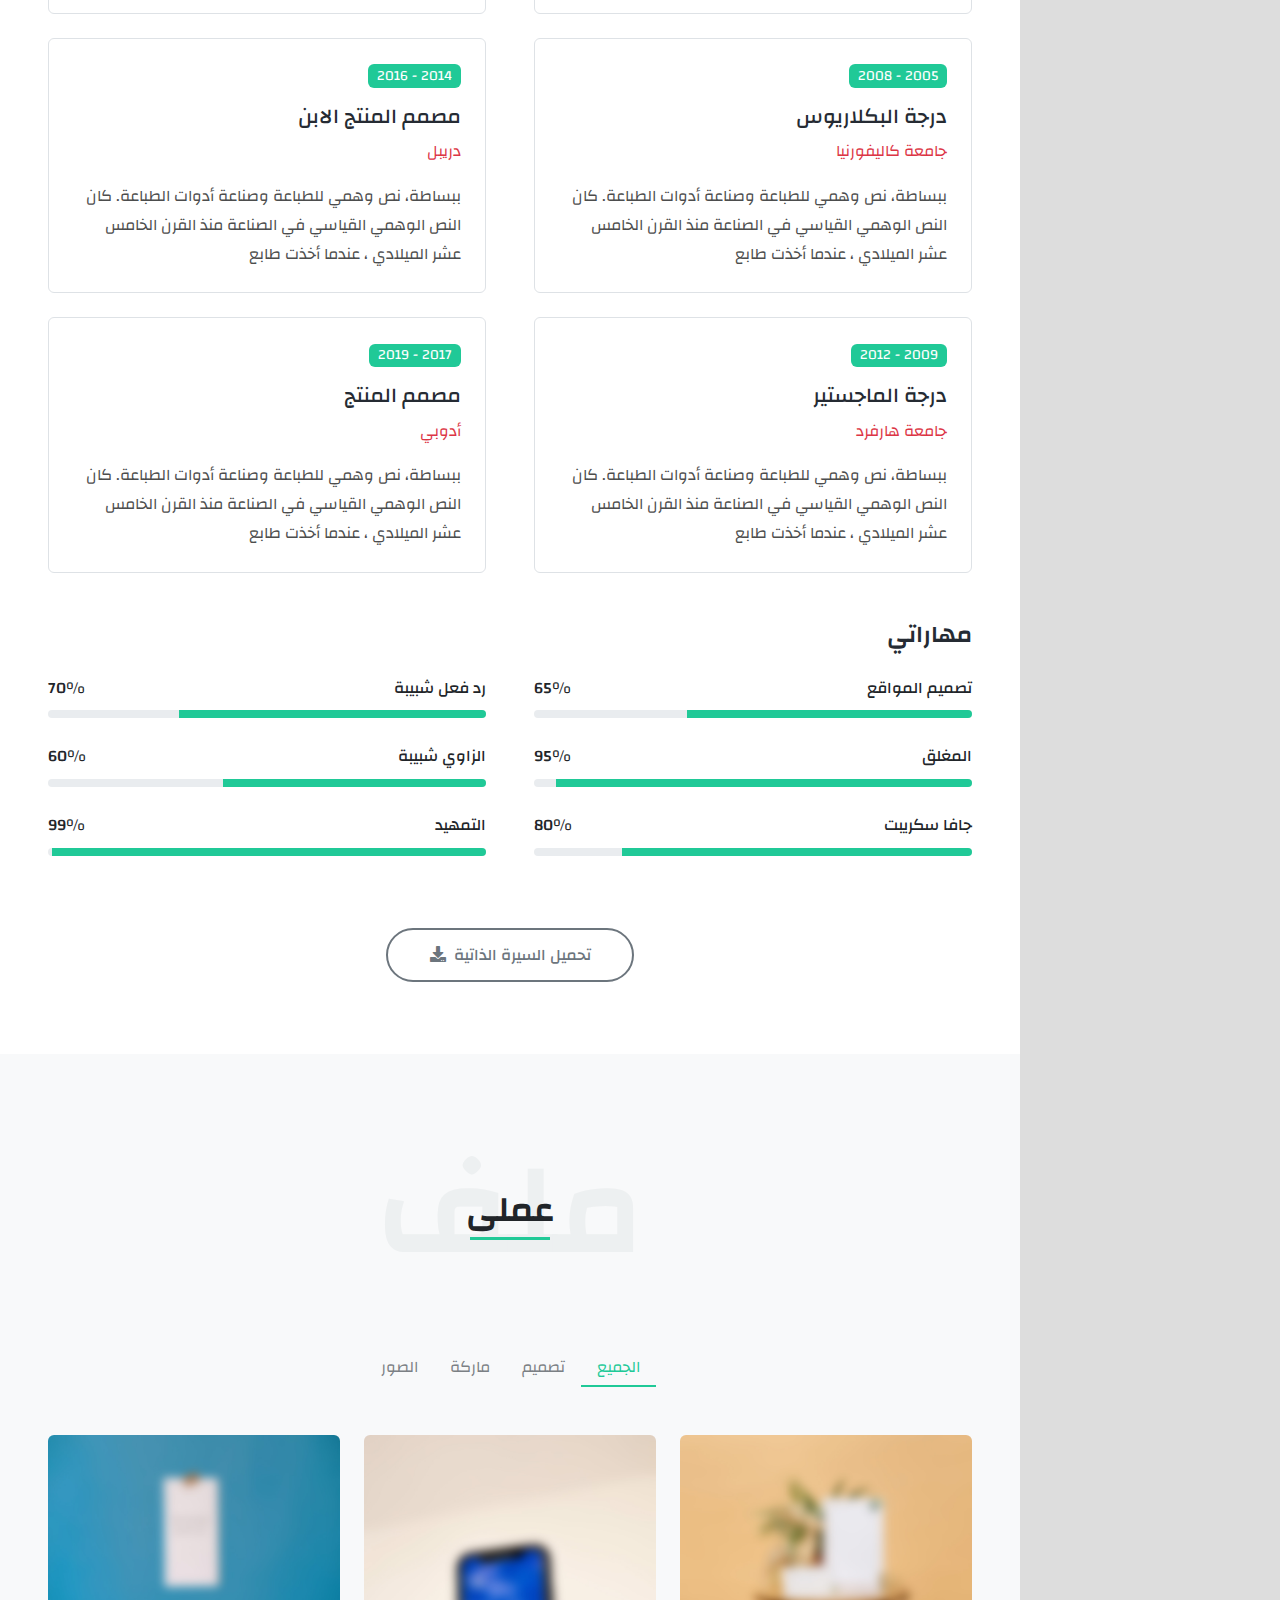
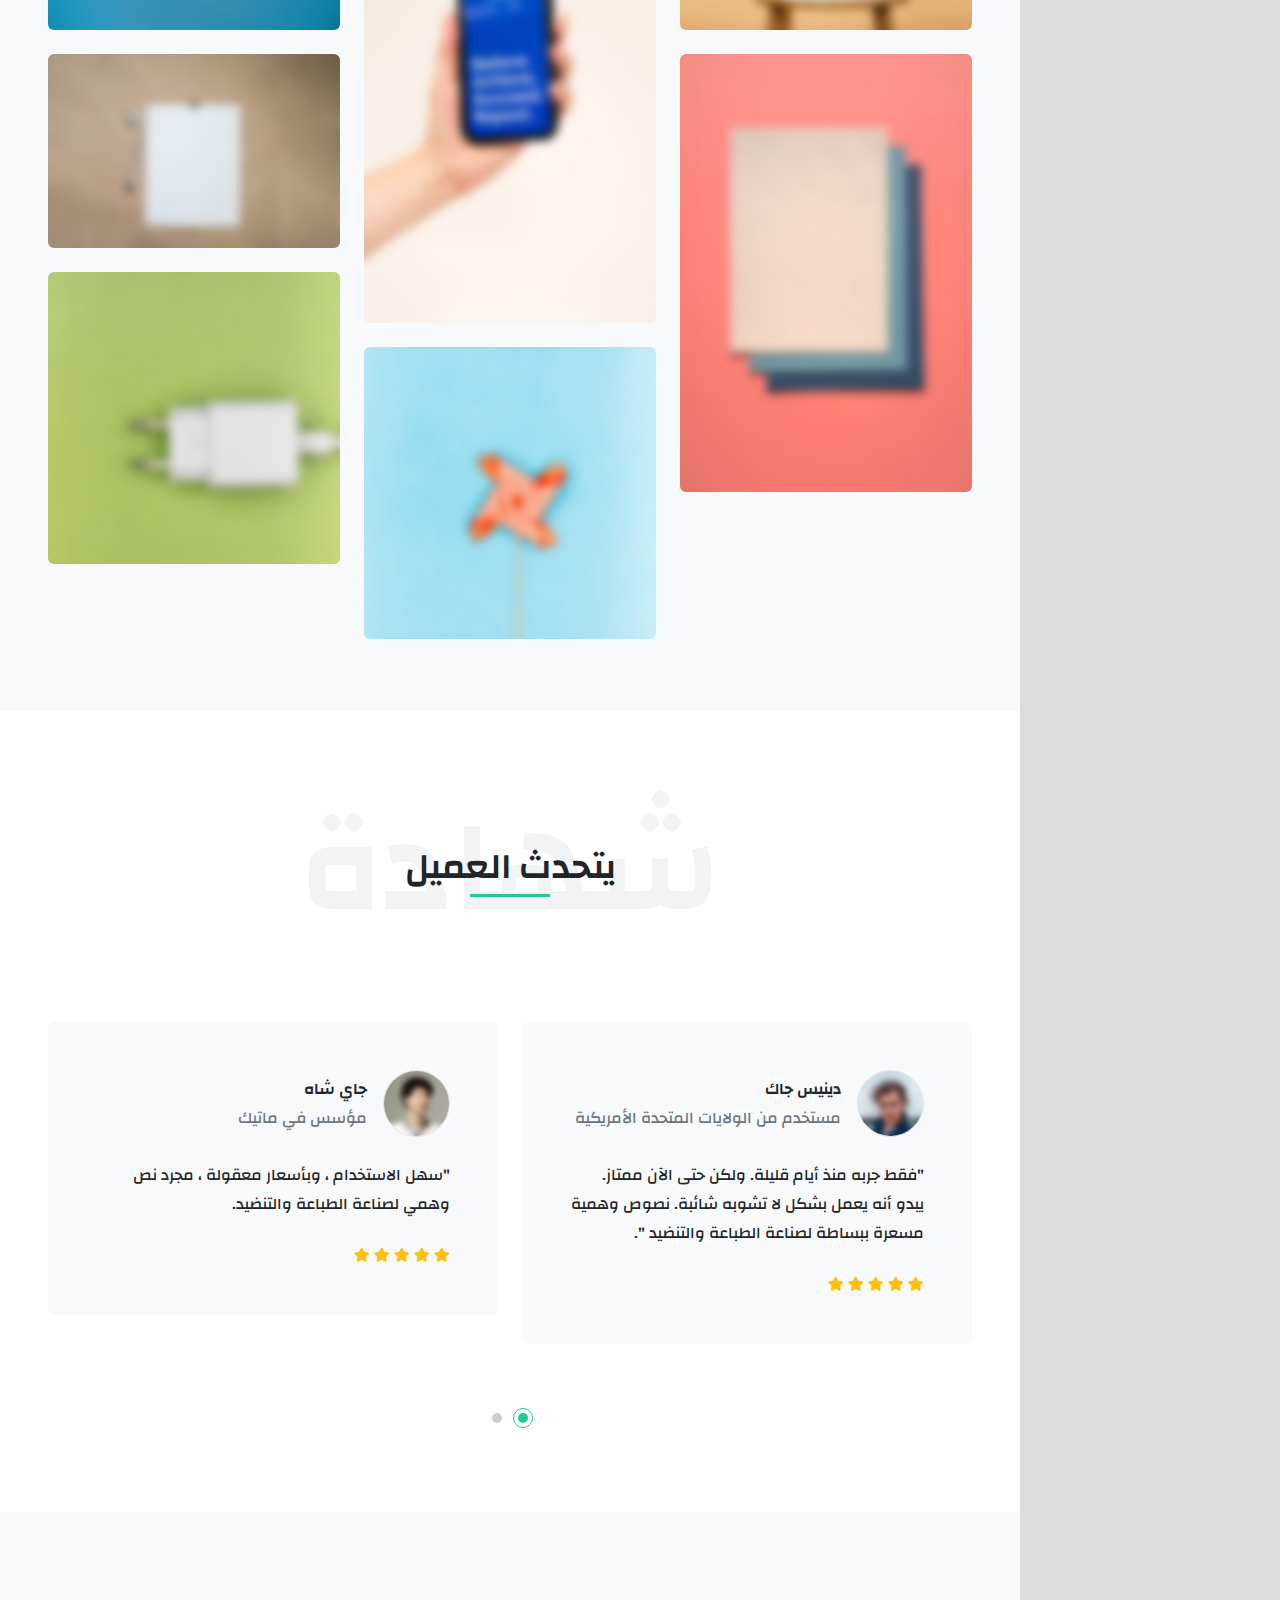
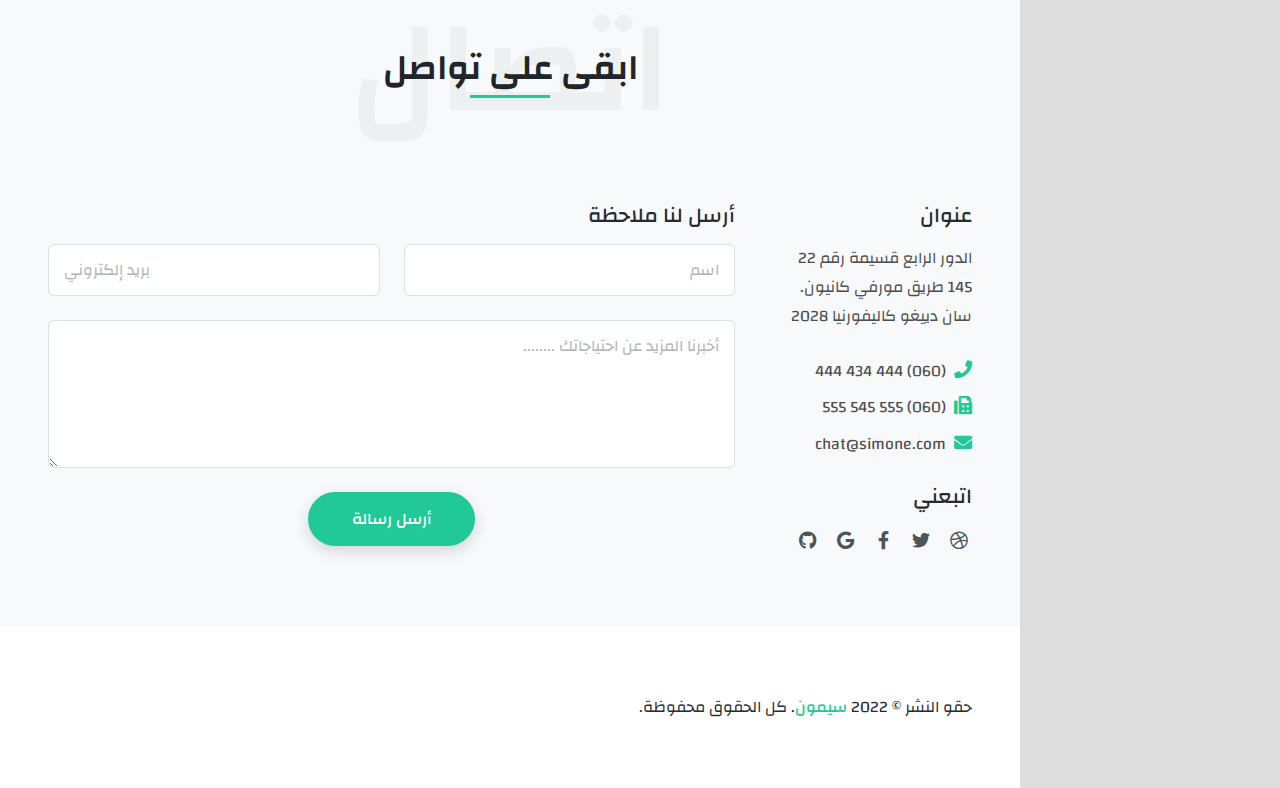
<file: index-rtl.html>
<!DOCTYPE html>
<html lang="ar" dir="rtl">
<head>
<meta charset="UTF-8" />
<meta http-equiv="X-UA-Compatible" content="IE=edge">
<meta name="viewport" content="width=device-width, initial-scale=1">
<link href="images/favicon.png" rel="icon" />
<title>سيمون - قالب المحفظة الشخصية</title>
<meta name="description" content="Simone is responsive bootstrap 5 one page personal portfolio html template.">
<meta name="author" content="harnishdesign.net">

<!-- Web Fonts -->
 <link href="https://fonts.googleapis.com/css2?family=Changa:wght@200;300;400;500;600;700;800&display=swap" rel="stylesheet"> 

<!-- Stylesheet
============================== -->
<!-- Bootstrap -->
<link rel="stylesheet" type="text/css" href="vendor/bootstrap/css/bootstrap.rtl.min.css" />
<!-- Font Awesome Icon -->
<link rel="stylesheet" type="text/css" href="vendor/font-awesome/css/all.min.css" />
<!-- Owl Carousel -->
<link rel="stylesheet" type="text/css" href="vendor/owl.carousel/assets/owl.carousel.min.css" />
<!-- Magnific Popup -->
<link rel="stylesheet" type="text/css" href="vendor/magnific-popup/magnific-popup.min.css" />
<!-- Custom Stylesheet -->
<link rel="stylesheet" type="text/css" href="css/stylesheet.css" />
<style type="text/css">
	body{font-family: 'Changa', sans-serif;}
</style>
</head>
<body class="side-header" data-bs-spy="scroll" data-bs-target="#header-nav" data-bs-offset="1">

<!-- Preloader -->
<div class="preloader">
  <div class="lds-ellipsis">
    <div></div>
    <div></div>
    <div></div>
    <div></div>
  </div>
</div>
<!-- Preloader End --> 

<!-- Document Wrapper   
=============================== -->
<div id="main-wrapper"> 
  <!-- Header
  ============================ -->
  <header id="header" class="sticky-top"> 
    <!-- Navbar -->
    <nav class="primary-menu navbar navbar-expand-lg navbar-dark bg-dark border-bottom-0">
      <div class="container-fluid position-relative h-100 flex-lg-column ps-3 px-lg-3 pt-lg-3 pb-lg-2"> 
        
        <!-- Logo --> 
        <a href="index.html" class="mb-lg-auto mt-lg-4">
			<span class="bg-dark-2 rounded-pill p-2 mb-lg-1 d-none d-lg-inline-block">
				<img class="img-fluid rounded-pill d-block" src="images/profile.jpg" title="I'm Simone" alt="">
			</span>
			<h1 class="text-5 text-white text-center mb-0 d-lg-block">سيمون أوليفيا</h1>
        </a> 
        <!-- Logo End -->
        
        <div id="header-nav" class="collapse navbar-collapse w-100 my-lg-auto">
          <ul class="navbar-nav text-lg-center my-lg-auto py-lg-3">
            <li class="nav-item"><a class="nav-link smooth-scroll active" href="#home">منزل، بيت</a></li>
            <li class="nav-item"><a class="nav-link smooth-scroll" href="#about">عني</a></li>
            <li class="nav-item"><a class="nav-link smooth-scroll" href="#services">ما أفعله</a></li>
            <li class="nav-item"><a class="nav-link smooth-scroll" href="#resume">سيرة ذاتية</a></li>
            <li class="nav-item"><a class="nav-link smooth-scroll" href="#portfolio">ملف</a></li>
            <li class="nav-item"><a class="nav-link smooth-scroll" href="#testimonial">شهادة</a></li>
            <li class="nav-item"><a class="nav-link smooth-scroll" href="#contact">اتصال</a></li>
          </ul>
        </div>
        <ul class="social-icons social-icons-muted social-icons-sm mt-lg-auto ms-auto ms-lg-0 d-flex">
          <li class="social-icons-facebook"><a data-bs-toggle="tooltip" title="Facebook" href="http://www.facebook.com/" target="_blank"><i class="fab fa-facebook-f"></i></a></li>
          <li class="social-icons-twitter"><a data-bs-toggle="tooltip" title="Twitter" href="http://www.twitter.com/" target="_blank"><i class="fab fa-twitter"></i></a></li>
          <li class="social-icons-dribbble"><a data-bs-toggle="tooltip" title="Dribbble" data-bs-placement="top" href="http://www.dribbble.com/" target="_blank"><i class="fab fa-dribbble"></i></a></li>
          <li class="social-icons-github"><a data-bs-toggle="tooltip" title="GitHub" data-bs-placement="top" href="http://www.google.com/" target="_blank" ><i class="fab fa-github"></i></a></li>
        </ul>
        <button class="navbar-toggler" type="button" data-bs-toggle="collapse" data-bs-target="#header-nav"><span></span><span></span><span></span></button>
      </div>
    </nav>
    <!-- Navbar End --> 
  </header>
  <!-- Header End --> 
		
  <!-- Content
  ============================================= -->
  <div id="content" role="main"> 
    
    <!-- Intro
    ============================================= -->
    <section id="home">
      <div class="hero-wrap">
        <div class="hero-mask opacity-8 bg-dark"></div>
        <div class="hero-bg parallax" style="background-image:url('images/intro-bg-rtl.jpg');"></div>
        <div class="hero-content section d-flex min-vh-100">
          <div class="container my-auto">
            <div class="row">
              <div class="col-12 text-center">
                <div class="typed-strings">
                  <p>أنا سيمون أوليفيا</p>
                  <p>أنا بالقطعة.</p>
                  <p>انا مصور.</p>
                  <p>أنا مصمم.</p>
                </div>
                <p class="text-7 fw-500 text-white mb-2 mb-md-3">مرحبا</p>
                <h2 class="text-16 fw-600 text-white mb-2 mb-md-3"><span class="typed"></span></h2>
                <p class="text-5 text-light mb-4">مقرها في لوس أنجلوس ، كاليفورنيا.</p>
				<a href="#contact" class="btn btn-outline-primary rounded-pill shadow-none smooth-scroll mt-2">وظفني</a>
              </div>
            </div>
          </div>
          <a href="#about" class="scroll-down-arrow text-white smooth-scroll"><span class="animated"><i class="fa fa-chevron-down"></i></span></a> </div>
      </div>
    </section>
    <!-- Intro end --> 
    
    <!-- About
    ============================================= -->
    <section id="about" class="section">
      <div class="container px-lg-5"> 
        <!-- Heading -->
        <div class="position-relative d-flex text-center mb-5">
          <h2 class="text-24 text-light opacity-4 text-uppercase fw-600 w-100 mb-0">عني</h2>
          <p class="text-9 text-dark fw-600 position-absolute w-100 align-self-center lh-base mb-0">تعرف علي أكثر<span class="heading-separator-line border-bottom border-3 border-primary d-block mx-auto"></span> </p>
        </div>
        <!-- Heading end-->
        
        <div class="row gy-5">
          <div class="col-lg-7 col-xl-8 text-center text-lg-start">
            <h2 class="text-7 fw-600 mb-3">انا <span class="text-primary">سيمون أوليفيا</span> مطور ويب</h2>
            <p>أساعدك في بناء علامة تجارية لعملك بسعر مناسب. حقق الآلاف من العملاء نتائج استثنائية أثناء العمل مع فريقنا المتفاني. عندما أخذت طابعة غير معروفة لوحًا من النوع وتدافعت عليه لعمل كتاب عينة من النوع.</p>
            <p>تسليم العمل في الوقت المحدد والميزانية التي تلبي متطلبات العميل هو شعارنا. كان النص الوهمي القياسي في الصناعة على الإطلاق عندما أخذت طابعة غير معروفة لوحًا.</p>
          </div>
          <div class="col-lg-5 col-xl-4">
            <div class="ps-lg-4">
              <ul class="list-style-2">
                <li class=""><span class="fw-600 me-2">اسم:</span>سيمون أوليفيا</li>
                <li class=""><span class="fw-600 me-2">بريد إلكتروني:</span><a href="mailto:chat@simone.com">chat@simone.com</a></li>
                <li class=""><span class="fw-600 me-2">سن:</span>28</li>
                <li class="border-0"><span class="fw-600 me-2">من عند:</span>لوس انجلوس كاليفورنيا</li>
              </ul>
              <a href="#" class="btn btn-primary rounded-pill">تحميل السيرة الذاتية</a> </div>
          </div>
        </div>
        <div class="brands-grid separator-border mt-5">
          <div class="row">
            <div class="col-6 col-md-3">
              <div class="featured-box text-center">
                <h4 class="text-12 text-muted mb-0"><span class="counter" data-from="0" data-to="10">10</span>+</h4>
                <p class="mb-0">سنوات خبرة</p>
              </div>
            </div>
            <div class="col-6 col-md-3">
              <div class="featured-box text-center">
                <h4 class="text-12 text-muted mb-0"><span class="counter" data-from="0" data-to="250">250</span>+</h4>
                <p class="mb-0">عملاء سعداء</p>
              </div>
            </div>
            <div class="col-6 col-md-3">
              <div class="featured-box text-center">
                <h4 class="text-12 text-muted mb-0"><span class="counter" data-from="0" data-to="650">650</span>+</h4>
                <p class="mb-0">المشاريع المنجزة</p>
              </div>
            </div>
            <div class="col-6 col-md-3">
              <div class="featured-box text-center">
                <h4 class="text-12 text-muted mb-0"><span class="counter" data-from="0" data-to="38">20</span></h4>
                <p class="mb-0">احصل على جوائز</p>
              </div>
            </div>
          </div>
        </div>
      </div>
    </section>
    <!-- About end --> 
    
    <!-- Services
    ============================================= -->
    <section id="services" class="section bg-light">
      <div class="container px-lg-5"> 
        <!-- Heading -->
        <div class="position-relative d-flex text-center mb-5">
          <h2 class="text-24 text-light opacity-4 text-uppercase fw-600 w-100 mb-0">خدمات</h2>
          <p class="text-9 text-dark fw-600 position-absolute w-100 align-self-center lh-base mb-0">ما أفعله؟<span class="heading-separator-line border-bottom border-3 border-primary d-block mx-auto"></span> </p>
        </div>
        <!-- Heading end-->
        
        <div class="row">
          <div class="col-lg-11 mx-auto">
            <div class="row">
              <div class="col-md-6">
                <div class="featured-box style-3 mb-5">
                  <div class="featured-box-icon text-primary bg-white shadow-sm rounded"> <i class="fas fa-palette"></i> </div>
                  <h3>التصميم الجرافيكي</h3>
                  <p class="mb-0">ببساطة، نص وهمي للطباعة وصناعة أدوات الطباعة. كان النص الوهمي القياسي في الصناعة منذ القرن الخامس عشر الميلادي ، عندما أخذت طابعة غير معروفة لوحً</p>
                </div>
              </div>
              <div class="col-md-6">
                <div class="featured-box style-3 mb-5">
                  <div class="featured-box-icon text-primary bg-white shadow-sm rounded"> <i class="fas fa-desktop"></i></div>
                  <h3>تصميم المواقع</h3>
                  <p class="mb-0">ببساطة، نص وهمي للطباعة وصناعة أدوات الطباعة. كان النص الوهمي القياسي في الصناعة منذ القرن الخامس عشر الميلادي ، عندما أخذت طابعة غير معروفة لوحً</p>
                </div>
              </div>
              <div class="col-md-6">
                <div class="featured-box style-3 mb-5">
                  <div class="featured-box-icon text-primary bg-white shadow-sm rounded"> <i class="fas fa-pencil-ruler"></i> </div>
                  <h3>تصميم واجهة المستخدم</h3>
                  <p class="mb-0">ببساطة، نص وهمي للطباعة وصناعة أدوات الطباعة. كان النص الوهمي القياسي في الصناعة منذ القرن الخامس عشر الميلادي ، عندما أخذت طابعة غير معروفة لوحً</p>
                </div>
              </div>
              <div class="col-md-6">
                <div class="featured-box style-3 mb-5">
                  <div class="featured-box-icon text-primary bg-white shadow-sm rounded"> <i class="fas fa-paint-brush"></i> </div>
                  <h3>تصميم التطبيقات وأمبير. طور</h3>
                  <p class="mb-0">ببساطة، نص وهمي للطباعة وصناعة أدوات الطباعة. كان النص الوهمي القياسي في الصناعة منذ القرن الخامس عشر الميلادي ، عندما أخذت طابعة غير معروفة لوحً</p>
                </div>
              </div>
              <div class="col-md-6">
                <div class="featured-box style-3 mb-5 mb-md-0">
                  <div class="featured-box-icon text-primary bg-white shadow-sm rounded"> <i class="fas fa-chart-area"></i> </div>
                  <h3>تحليل الأعمال</h3>
                  <p class="mb-0">ببساطة، نص وهمي للطباعة وصناعة أدوات الطباعة. كان النص الوهمي القياسي في الصناعة منذ القرن الخامس عشر الميلادي ، عندما أخذت طابعة غير معروفة لوحً</p>
                </div>
              </div>
              <div class="col-md-6">
                <div class="featured-box style-3 mb-0">
                  <div class="featured-box-icon text-primary bg-white shadow-sm rounded"> <i class="fas fa-bullhorn"></i> </div>
                  <h3>تسويق</h3>
                  <p class="mb-0">ببساطة، نص وهمي للطباعة وصناعة أدوات الطباعة. كان النص الوهمي القياسي في الصناعة منذ القرن الخامس عشر الميلادي ، عندما أخذت طابعة غير معروفة لوحً</p>
                </div>
              </div>
            </div>
          </div>
        </div>
      </div>
    </section>
    <!-- Services end --> 
    
    <!-- Resume
    ============================================= -->
    <section id="resume" class="section">
      <div class="container px-lg-5"> 
        <!-- Heading -->
        <div class="position-relative d-flex text-center mb-5">
          <h2 class="text-24 text-light opacity-4 text-uppercase fw-600 w-100 mb-0">ملخص</h2>
          <p class="text-9 text-dark fw-600 position-absolute w-100 align-self-center lh-base mb-0">سيرة ذاتية<span class="heading-separator-line border-bottom border-3 border-primary d-block mx-auto"></span> </p>
        </div>
        <!-- Heading end-->
        
        <div class="row gx-5"> 
          <!-- My Education -->
          <div class="col-md-6">
            <h2 class="text-6 fw-600 mb-4">تعليمي</h2>
            <div class="bg-white border rounded p-4 mb-4">
              <p class="badge bg-primary text-2 fw-400">2000 - 2004</p>
              <h3 class="text-5">علوم الكمبيوتر</h3>
              <p class="text-danger">الجامعة الدولية</p>
              <p class="mb-0">ببساطة، نص وهمي للطباعة وصناعة أدوات الطباعة. كان النص الوهمي القياسي في الصناعة منذ القرن الخامس عشر الميلادي ، عندما أخذت طابع</p>
            </div>
            <div class="bg-white border rounded p-4 mb-4">
              <p class="badge bg-primary text-2 fw-400">2005 - 2008</p>
              <h3 class="text-5">درجة البكلاريوس</h3>
              <p class="text-danger">جامعة كاليفورنيا</p>
              <p class="mb-0">ببساطة، نص وهمي للطباعة وصناعة أدوات الطباعة. كان النص الوهمي القياسي في الصناعة منذ القرن الخامس عشر الميلادي ، عندما أخذت طابع</p>
            </div>
            <div class="bg-white border rounded p-4 mb-4">
              <p class="badge bg-primary text-2 fw-400">2009 - 2012</p>
              <h3 class="text-5">درجة الماجستير</h3>
              <p class="text-danger">جامعة هارفرد</p>
              <p class="mb-0">ببساطة، نص وهمي للطباعة وصناعة أدوات الطباعة. كان النص الوهمي القياسي في الصناعة منذ القرن الخامس عشر الميلادي ، عندما أخذت طابع</p>
            </div>
          </div>
          
          <!-- My Experience -->
          <div class="col-md-6">
            <h2 class="text-6 fw-600 mb-4">تجربتي</h2>
            <div class="bg-white border rounded p-4 mb-4">
              <p class="badge bg-primary text-2 fw-400">2012 - 2013</p>
              <h3 class="text-5">مصمم الابن</h3>
              <p class="text-danger">هم الغابات</p>
              <p class="mb-0">ببساطة، نص وهمي للطباعة وصناعة أدوات الطباعة. كان النص الوهمي القياسي في الصناعة منذ القرن الخامس عشر الميلادي ، عندما أخذت طابع</p>
            </div>
            <div class="bg-white border rounded p-4 mb-4">
              <p class="badge bg-primary text-2 fw-400">2014 - 2016</p>
              <h3 class="text-5">مصمم المنتج الابن</h3>
              <p class="text-danger">دريبل</p>
              <p class="mb-0">ببساطة، نص وهمي للطباعة وصناعة أدوات الطباعة. كان النص الوهمي القياسي في الصناعة منذ القرن الخامس عشر الميلادي ، عندما أخذت طابع</p>
            </div>
            <div class="bg-white border rounded p-4 mb-4">
              <p class="badge bg-primary text-2 fw-400">2017 - 2019</p>
              <h3 class="text-5">مصمم المنتج</h3>
              <p class="text-danger">أدوبي</p>
              <p class="mb-0">ببساطة، نص وهمي للطباعة وصناعة أدوات الطباعة. كان النص الوهمي القياسي في الصناعة منذ القرن الخامس عشر الميلادي ، عندما أخذت طابع</p>
            </div>
          </div>
        </div>
        <!-- My Skills -->
		<h2 class="text-6 fw-600 mt-4 mb-4">مهاراتي</h2>
        <div class="row gx-5">
          <div class="col-md-6">
            <p class="text-dark fw-500 text-start mb-2">تصميم المواقع <span class="float-end">65%</span></p>
            <div class="progress progress-sm mb-4">
              <div class="progress-bar" role="progressbar" style="width: 65%" aria-valuenow="65" aria-valuemin="0" aria-valuemax="100"></div>
            </div>
            <p class="text-dark fw-500 text-start mb-2">المغلق <span class="float-end">95%</span></p>
            <div class="progress progress-sm mb-4">
              <div class="progress-bar" role="progressbar" style="width: 95%" aria-valuenow="95" aria-valuemin="0" aria-valuemax="100"></div>
            </div>
            <p class="text-dark fw-500 text-start mb-2">جافا سكريبت <span class="float-end">80%</span></p>
            <div class="progress progress-sm mb-4">
              <div class="progress-bar" role="progressbar" style="width: 80%" aria-valuenow="80" aria-valuemin="0" aria-valuemax="100"></div>
            </div>
          </div>
          <div class="col-md-6">
            <p class="text-dark fw-500 text-start mb-2">رد فعل شبيبة <span class="float-end">70%</span></p>
            <div class="progress progress-sm mb-4">
              <div class="progress-bar" role="progressbar" style="width: 70%" aria-valuenow="70" aria-valuemin="0" aria-valuemax="100"></div>
            </div>
            <p class="text-dark fw-500 text-start mb-2">الزاوي شبيبة <span class="float-end">60%</span></p>
            <div class="progress progress-sm mb-4">
              <div class="progress-bar" role="progressbar" style="width: 60%" aria-valuenow="60" aria-valuemin="0" aria-valuemax="100"></div>
            </div>
            <p class="text-dark fw-500 text-start mb-2">التمهيد <span class="float-end">99%</span></p>
            <div class="progress progress-sm mb-4">
              <div class="progress-bar" role="progressbar" style="width: 99%" aria-valuenow="99" aria-valuemin="0" aria-valuemax="100"></div>
            </div>
          </div>
        </div>
        <div class="text-center mt-5"><a href="#" class="btn btn-outline-secondary rounded-pill shadow-none">تحميل السيرة الذاتية <span class="ms-1"><i class="fas fa-download"></i></span></a></div>
      </div>
    </section>
    <!-- Resume end --> 
    
    <!-- Portfolio
    ============================================= -->
    <section id="portfolio" class="section bg-light">
      <div class="container px-lg-5"> 
        <!-- Heading -->
        <div class="position-relative d-flex text-center mb-5">
          <h2 class="text-24 text-light opacity-4 text-uppercase fw-600 w-100 mb-0">ملف</h2>
          <p class="text-9 text-dark fw-600 position-absolute w-100 align-self-center lh-base mb-0">عملى<span class="heading-separator-line border-bottom border-3 border-primary d-block mx-auto"></span> </p>
        </div>
        <!-- Heading end--> 
        
        <!-- Filter Menu -->
        <ul class="portfolio-menu nav nav-tabs justify-content-center border-bottom-0 mb-5">
          <li class="nav-item"> <a data-filter="*" class="nav-link active" href="">الجميع</a></li>
          <li class="nav-item"> <a data-filter=".design" href="" class="nav-link">تصميم</a></li>
          <li class="nav-item"> <a data-filter=".brand" href="" class="nav-link">ماركة</a></li>
          <li class="nav-item"> <a data-filter=".photos" href="" class="nav-link">الصور</a></li>
        </ul>
        <!-- Filter Menu end -->
        <div class="portfolio popup-ajax-gallery">
          <div class="row portfolio-filter g-4">
            <div class="col-sm-6 col-lg-4 brand">
              <div class="portfolio-box rounded">
                <div class="portfolio-img rounded"> <img class="img-fluid d-block" src="images/projects/project-1.jpg" alt="">
                  <div class="portfolio-overlay"> <a class="popup-ajax stretched-link" href="ajax/portfolio-ajax-project-rtl-1.html"></a>
                    <div class="portfolio-overlay-details">
                      <h5 class="text-white fw-400">عنوان المشروع</h5>
                      <span class="text-light">فئة</span> </div>
                  </div>
                </div>
              </div>
            </div>
            <div class="col-sm-6 col-lg-4 design">
              <div class="portfolio-box rounded">
                <div class="portfolio-img rounded"> <img class="img-fluid d-block" src="images/projects/project-2.jpg" alt="">
                  <div class="portfolio-overlay"> <a class="popup-ajax stretched-link" href="ajax/portfolio-ajax-project-rtl-2.html"></a>
                    <div class="portfolio-overlay-details">
                      <h5 class="text-white fw-400">عنوان المشروع</h5>
                      <span class="text-light">فئة</span> </div>
                  </div>
                </div>
              </div>
            </div>
            <div class="col-sm-6 col-lg-4 artwork photos">
              <div class="portfolio-box rounded">
                <div class="portfolio-img rounded"> <img class="img-fluid d-block" src="images/projects/project-3.jpg" alt="">
                  <div class="portfolio-overlay"> <a class="popup-ajax stretched-link" href="ajax/portfolio-ajax-project-rtl-3.html"></a>
                    <div class="portfolio-overlay-details">
                      <h5 class="text-white fw-400">عنوان المشروع</h5>
                      <span class="text-light">فئة</span> </div>
                  </div>
                </div>
              </div>
            </div>
            <div class="col-sm-6 col-lg-4 artwork brand photos">
              <div class="portfolio-box rounded">
                <div class="portfolio-img rounded"> <img class="img-fluid d-block" src="images/projects/project-4.jpg" alt="">
                  <div class="portfolio-overlay"> <a class="popup-ajax stretched-link" href="ajax/portfolio-ajax-project-rtl-4.html"></a>
                    <div class="portfolio-overlay-details">
                      <h5 class="text-white fw-400">عنوان المشروع</h5>
                      <span class="text-light">فئة</span> </div>
                  </div>
                </div>
              </div>
            </div>
            <div class="col-sm-6 col-lg-4 design">
              <div class="portfolio-box rounded">
                <div class="portfolio-img rounded"> <img class="img-fluid d-block" src="images/projects/project-5.jpg" alt="">
                  <div class="portfolio-overlay"> <a class="popup-ajax stretched-link" href="ajax/portfolio-ajax-project-rtl-5.html"></a>
                    <div class="portfolio-overlay-details">
                      <h5 class="text-white fw-400">عنوان المشروع</h5>
                      <span class="text-light">فئة</span> </div>
                  </div>
                </div>
              </div>
            </div>
            <div class="col-sm-6 col-lg-4 brand">
              <div class="portfolio-box rounded">
                <div class="portfolio-img rounded"> <img class="img-fluid d-block" src="images/projects/project-6.jpg" alt="">
                  <div class="portfolio-overlay"> <a class="popup-ajax stretched-link" href="ajax/portfolio-ajax-project-rtl-6.html"></a>
                    <div class="portfolio-overlay-details">
                      <h5 class="text-white fw-400">عنوان المشروع</h5>
                      <span class="text-light">فئة</span> </div>
                  </div>
                </div>
              </div>
            </div>
            <div class="col-sm-6 col-lg-4 design photos">
              <div class="portfolio-box rounded">
                <div class="portfolio-img rounded"> <img class="img-fluid d-block" src="images/projects/project-7.jpg" alt="">
                  <div class="portfolio-overlay"> <a class="popup-ajax stretched-link" href="ajax/portfolio-ajax-project-rtl-7.html"></a>
                    <div class="portfolio-overlay-details">
                      <h5 class="text-white fw-400">عنوان المشروع</h5>
                      <span class="text-light">فئة</span> </div>
                  </div>
                </div>
              </div>
            </div>
          </div>
        </div>
      </div>
    </section>
    <!-- Portfolio end --> 
    
    <!-- Testimonial
    ============================================= -->
    <section id="testimonial" class="section">
      <div class="container px-lg-5"> 
        <!-- Heading -->
        <div class="position-relative d-flex text-center mb-5">
          <h2 class="text-24 text-light opacity-4 text-uppercase fw-600 w-100 mb-0">شهادة</h2>
          <p class="text-9 text-dark fw-600 position-absolute w-100 align-self-center lh-base mb-0">يتحدث العميل<span class="heading-separator-line border-bottom border-3 border-primary d-block mx-auto"></span> </p>
        </div>
        <!-- Heading end-->
        
        <div class="owl-carousel owl-theme" data-loop="true" data-nav="false" data-autoplay="false" data-margin="25" data-stagepadding="0" data-slideby="1" data-items-xs="1" data-items-sm="1" data-items-md="1" data-items-lg="2">
          <div class="item">
            <div class="bg-light rounded p-5">
              <div class="d-flex align-items-center mt-auto mb-4"> <img class="img-fluid rounded-circle border d-inline-block w-auto" src="images/testimonial/client-sm-3.jpg" alt="">
                <p class="ms-3 mb-0"><strong class="d-block text-dark fw-600">دينيس جاك</strong> <span class="text-muted fw-500">مستخدم من الولايات المتحدة الأمريكية</span></p>
              </div>
              <p class="text-dark fw-500 mb-4">"فقط جربه منذ أيام قليلة. ولكن حتى الآن ممتاز. يبدو أنه يعمل بشكل لا تشوبه شائبة. نصوص وهمية مسعرة ببساطة لصناعة الطباعة والتنضيد ". </p>
              <span class="text-2"> <i class="fas fa-star text-warning"></i> <i class="fas fa-star text-warning"></i> <i class="fas fa-star text-warning"></i> <i class="fas fa-star text-warning"></i> <i class="fas fa-star text-warning"></i> </span> </div>
          </div>
          <div class="item">
            <div class="bg-light rounded p-5">
              <div class="d-flex align-items-center mt-auto mb-4"> <img class="img-fluid rounded-circle border d-inline-block w-auto" src="images/testimonial/client-sm-1.jpg" alt="">
                <p class="ms-3 mb-0"><strong class="d-block text-dark fw-600">جاي شاه</strong> <span class="text-muted fw-500">مؤسس في ماتيك</span></p>
              </div>
              <p class="text-dark fw-500 mb-4">"سهل الاستخدام ، وبأسعار معقولة ، مجرد نص وهمي لصناعة الطباعة والتنضيد.</p>
              <span class="text-2"> <i class="fas fa-star text-warning"></i> <i class="fas fa-star text-warning"></i> <i class="fas fa-star text-warning"></i> <i class="fas fa-star text-warning"></i> <i class="fas fa-star text-warning"></i> </span> </div>
          </div>
          <div class="item">
            <div class="bg-light rounded p-5">
              <div class="d-flex align-items-center mt-auto mb-4"> <img class="img-fluid rounded-circle border d-inline-block w-auto" src="images/testimonial/client-sm-2.jpg" alt="">
                <p class="ms-3 mb-0"><strong class="d-block text-dark fw-600">باتريك كاري</strong> <span class="text-muted fw-500">مترجم من الولايات المتحدة الأمريكية</span></p>
              </div>
              <p class="text-dark fw-500 mb-4">"أنا سعيد بالعمل في صناعة الطباعة والتنضيد. ببساطة، نص وهمي للطباعة وصناعة أدوات الطباعة. كان النص الوهمي القياسي في الصناعة منذ القر " </p>
              <span class="text-2"> <i class="fas fa-star text-warning"></i> <i class="fas fa-star text-warning"></i> <i class="fas fa-star text-warning"></i> <i class="fas fa-star text-warning"></i> <i class="fas fa-star text-warning"></i> </span> </div>
          </div>
          <div class="item">
            <div class="bg-light rounded p-5">
              <div class="d-flex align-items-center mt-auto mb-4"> <img class="img-fluid rounded-circle border d-inline-block w-auto" src="images/testimonial/client-sm-4.jpg" alt="">
                <p class="ms-3 mb-0"><strong class="d-block text-dark fw-600">كريس توم</strong> <span class="text-muted fw-500">مستخدم من المملكة المتحدة</span></p>
              </div>
              <p class="text-dark fw-500 mb-4">"لقد استخدمتها مرتين الآن. أسعار جيدة وخدمة فعالة للغاية وأسعار نصية وهمية ببساطة لصناعة الطباعة والتنضيد كيدام الفائدة. ممتاز."</p>
              <span class="text-2"> <i class="fas fa-star text-warning"></i> <i class="fas fa-star text-warning"></i> <i class="fas fa-star text-warning"></i> <i class="fas fa-star text-warning"></i> <i class="fas fa-star text-warning"></i> </span> </div>
          </div>
        </div>
      </div>
    </section>
    <!-- Testimonial end --> 
    
    <!-- Contact Me
    ============================================= -->
    <section id="contact" class="section bg-light">
      <div class="container px-lg-5">
        <!-- Heading -->
        <div class="position-relative d-flex text-center mb-5">
          <h2 class="text-24 text-light opacity-4 text-uppercase fw-600 w-100 mb-0">اتصال</h2>
          <p class="text-9 text-dark fw-600 position-absolute w-100 align-self-center lh-base mb-0">ابقى على تواصل<span class="heading-separator-line border-bottom border-3 border-primary d-block mx-auto"></span> </p>
        </div>
        <!-- Heading end-->
        <div class="row gy-5">
          <div class="col-md-4 col-xl-3 order-1 order-md-0 text-center text-md-start">
            <h2 class="mb-3 text-5 text-uppercase">عنوان</h2>
            <p class="text-3 mb-4">الدور الرابع قسيمة رقم 22<br>
              145 طريق مورفي كانيون.<br>
              سان دييغو كاليفورنيا 2028</p>
            <p class="text-3 mb-1"><span class="text-primary text-4 me-2"><i class="fas fa-phone"></i></span>(060) 444 434 444</p>
            <p class="text-3 mb-1"><span class="text-primary text-4 me-2"><i class="fas fa-fax"></i></span>(060) 555 545 555</p>
            <p class="text-3 mb-4"><span class="text-primary text-4 me-2"><i class="fas fa-envelope"></i></span>chat@simone.com</p>
            <h2 class="mb-3 text-5 text-uppercase">اتبعني</h2>
            <ul class="social-icons justify-content-center justify-content-md-start">
              <li class="social-icons-dribbble"><a data-bs-toggle="tooltip" href="http://www.dribbble.com/harnishdesign/" target="_blank" title="Dribbble"><i class="fab fa-dribbble"></i></a></li>
              <li class="social-icons-twitter"><a data-bs-toggle="tooltip" href="https://twitter.com/harnishdesign/" target="_blank" title="Twitter"><i class="fab fa-twitter"></i></a></li>
              <li class="social-icons-facebook"><a data-bs-toggle="tooltip" href="http://www.facebook.com/harnishdesign/" target="_blank" title="Facebook"><i class="fab fa-facebook-f"></i></a></li>
              <li class="social-icons-google"><a data-bs-toggle="tooltip" href="http://www.google.com/" target="_blank" title="Google"><i class="fab fa-google"></i></a></li>
              <li class="social-icons-github"><a data-bs-toggle="tooltip" href="http://www.github.com/" target="_blank" title="GitHub"><i class="fab fa-github"></i></a></li>
            </ul>
          </div>
          <div class="col-md-8 col-xl-9 order-0 order-md-1">
            <h2 class="mb-3 text-5 text-uppercase text-center text-md-start">أرسل لنا ملاحظة</h2>
			<form id="contact-form" action="php/mail.php" method="post">
              
			  <div class="row g-4">
                <div class="col-xl-6">
                    <input name="name" type="text" class="form-control" required placeholder="اسم">
                </div>
                <div class="col-xl-6">
                    <input name="email" type="email" class="form-control" required placeholder="بريد إلكتروني">
                </div>
				<div class="col">
					<textarea name="form-message" class="form-control" rows="5" required placeholder="أخبرنا المزيد عن احتياجاتك ........"></textarea>
				</div>
              </div>
			  
              <p class="text-center mt-4 mb-0">
				<button id="submit-btn" class="btn btn-primary rounded-pill d-inline-flex" type="submit">أرسل رسالة</button>
              </p>
            </form>
          </div>
        </div>
      </div>
    </section>
    <!-- Contact Me end --> 
    
  </div>
  <!-- Content end --> 
  
  <!-- Footer
  ============================================= -->
  <footer id="footer" class="section">
    <div class="container px-lg-5">
      <div class="row">
        <div class="col-lg-6 text-center text-lg-start">
          <p class="mb-3 mb-lg-0">حقو النشر © 2022 <a href="#" class="fw-500">سيمون</a>. كل الحقوق محفوظة.</p>
        </div>
        
      </div>
    </div>
  </footer>
  <!-- Footer end --> 
  
</div>
<!-- Document Wrapper end --> 

<!-- Back to Top
============================================= --> 
<a id="back-to-top" class="rounded-circle" data-bs-toggle="tooltip" data-bs-placement="top" title="العودة إلى الأعلى" href="javascript:void(0)"><i class="fa fa-chevron-up"></i></a> 



<!-- JavaScript --> 
<script src="vendor/jquery/jquery.min.js"></script> 
<script src="vendor/bootstrap/js/bootstrap.bundle.min.js"></script> 
<!-- Easing --> 
<script src="vendor/jquery.easing/jquery.easing.min.js"></script> 
<!-- Appear --> 
<script src="vendor/jquery.appear/jquery.appear.min.js"></script> 
<!-- Images Loaded --> 
<script src="vendor/imagesloaded/imagesloaded.pkgd.min.js"></script> 
<!-- Counter --> 
<script src="vendor/jquery.countTo/jquery.countTo.min.js"></script> 
<!-- Parallax Bg --> 
<script src="vendor/parallaxie/parallaxie.min.js"></script> 
<!-- Typed --> 
<script src="vendor/typed/typed.min.js"></script> 
<!-- Owl Carousel --> 
<script src="vendor/owl.carousel/owl.carousel.min.js"></script> 
<!-- isotope Portfolio Filter --> 
<script src="vendor/isotope/isotope.pkgd.min.js"></script> 
<!-- Magnific Popup --> 
<script src="vendor/magnific-popup/jquery.magnific-popup.min.js"></script> 
<!-- Custom Script --> 
<script src="js/theme.js"></script>
</body>
</html>
</file>
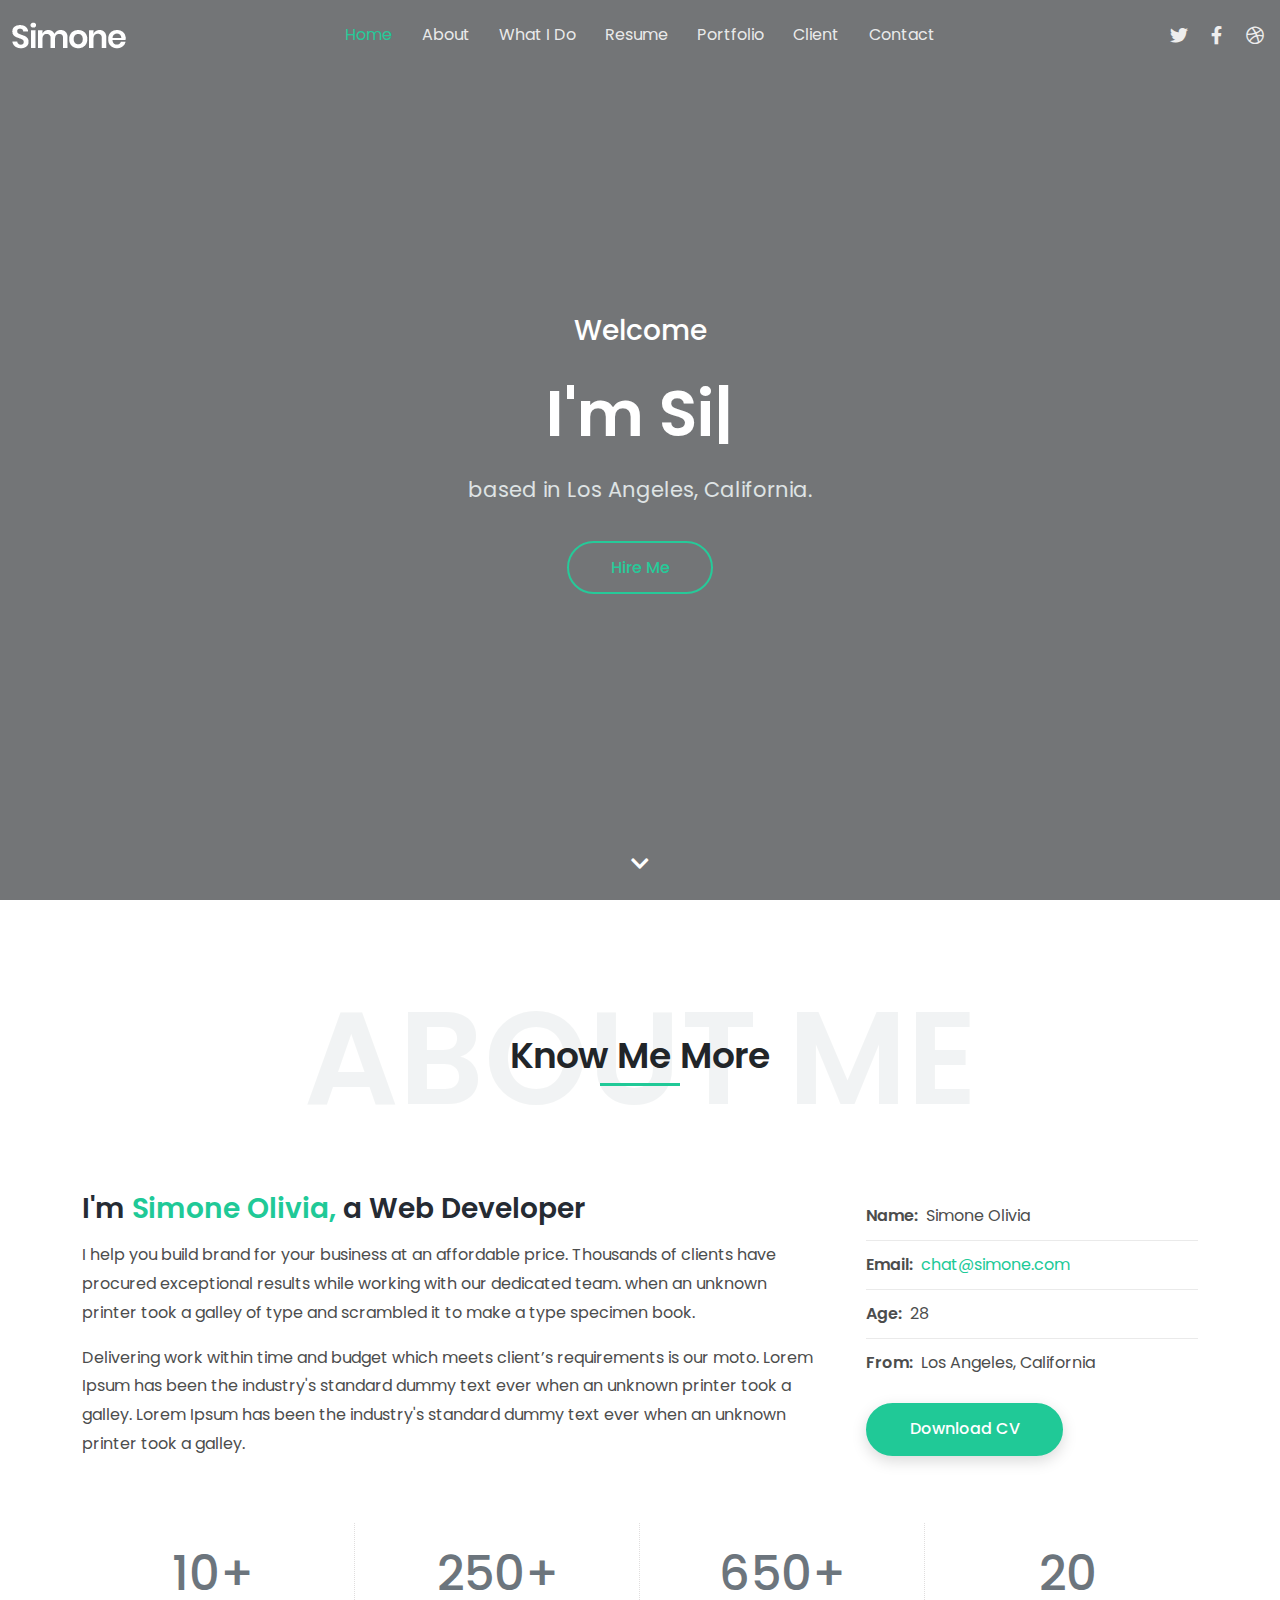
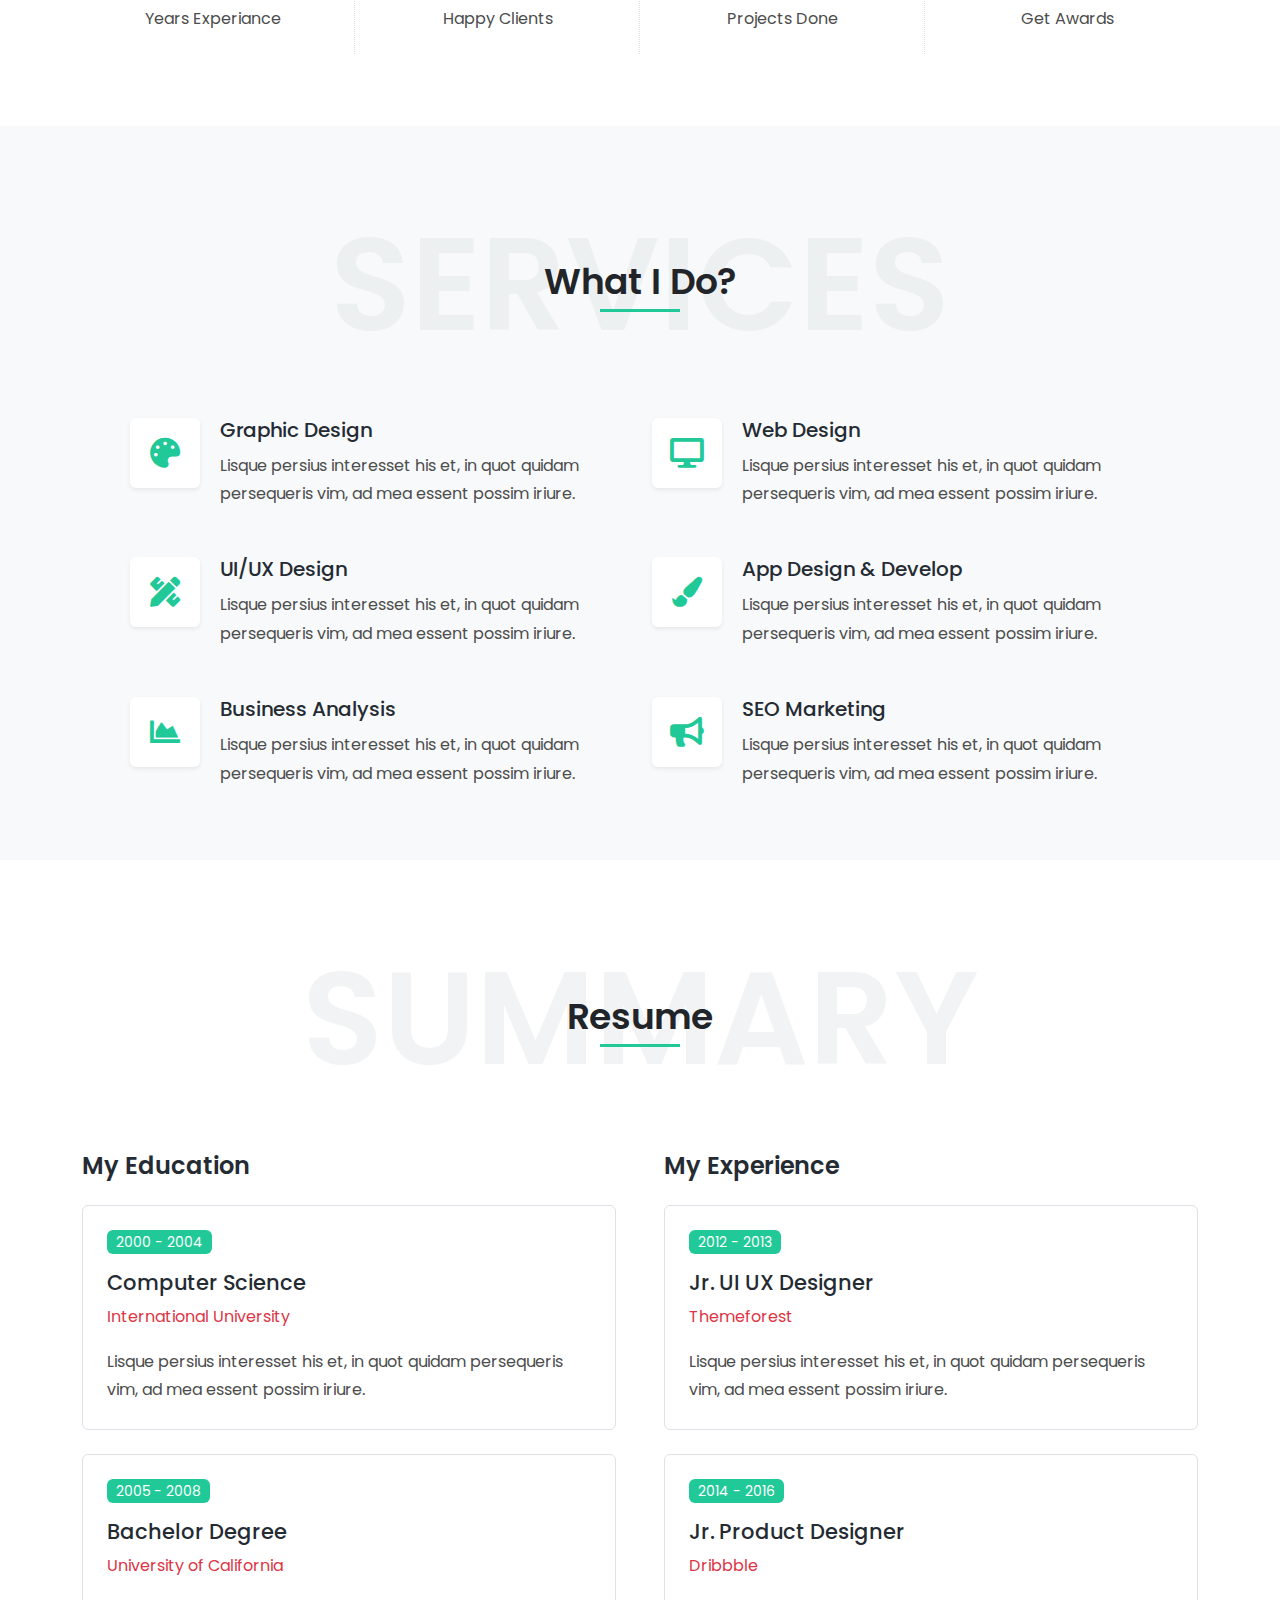
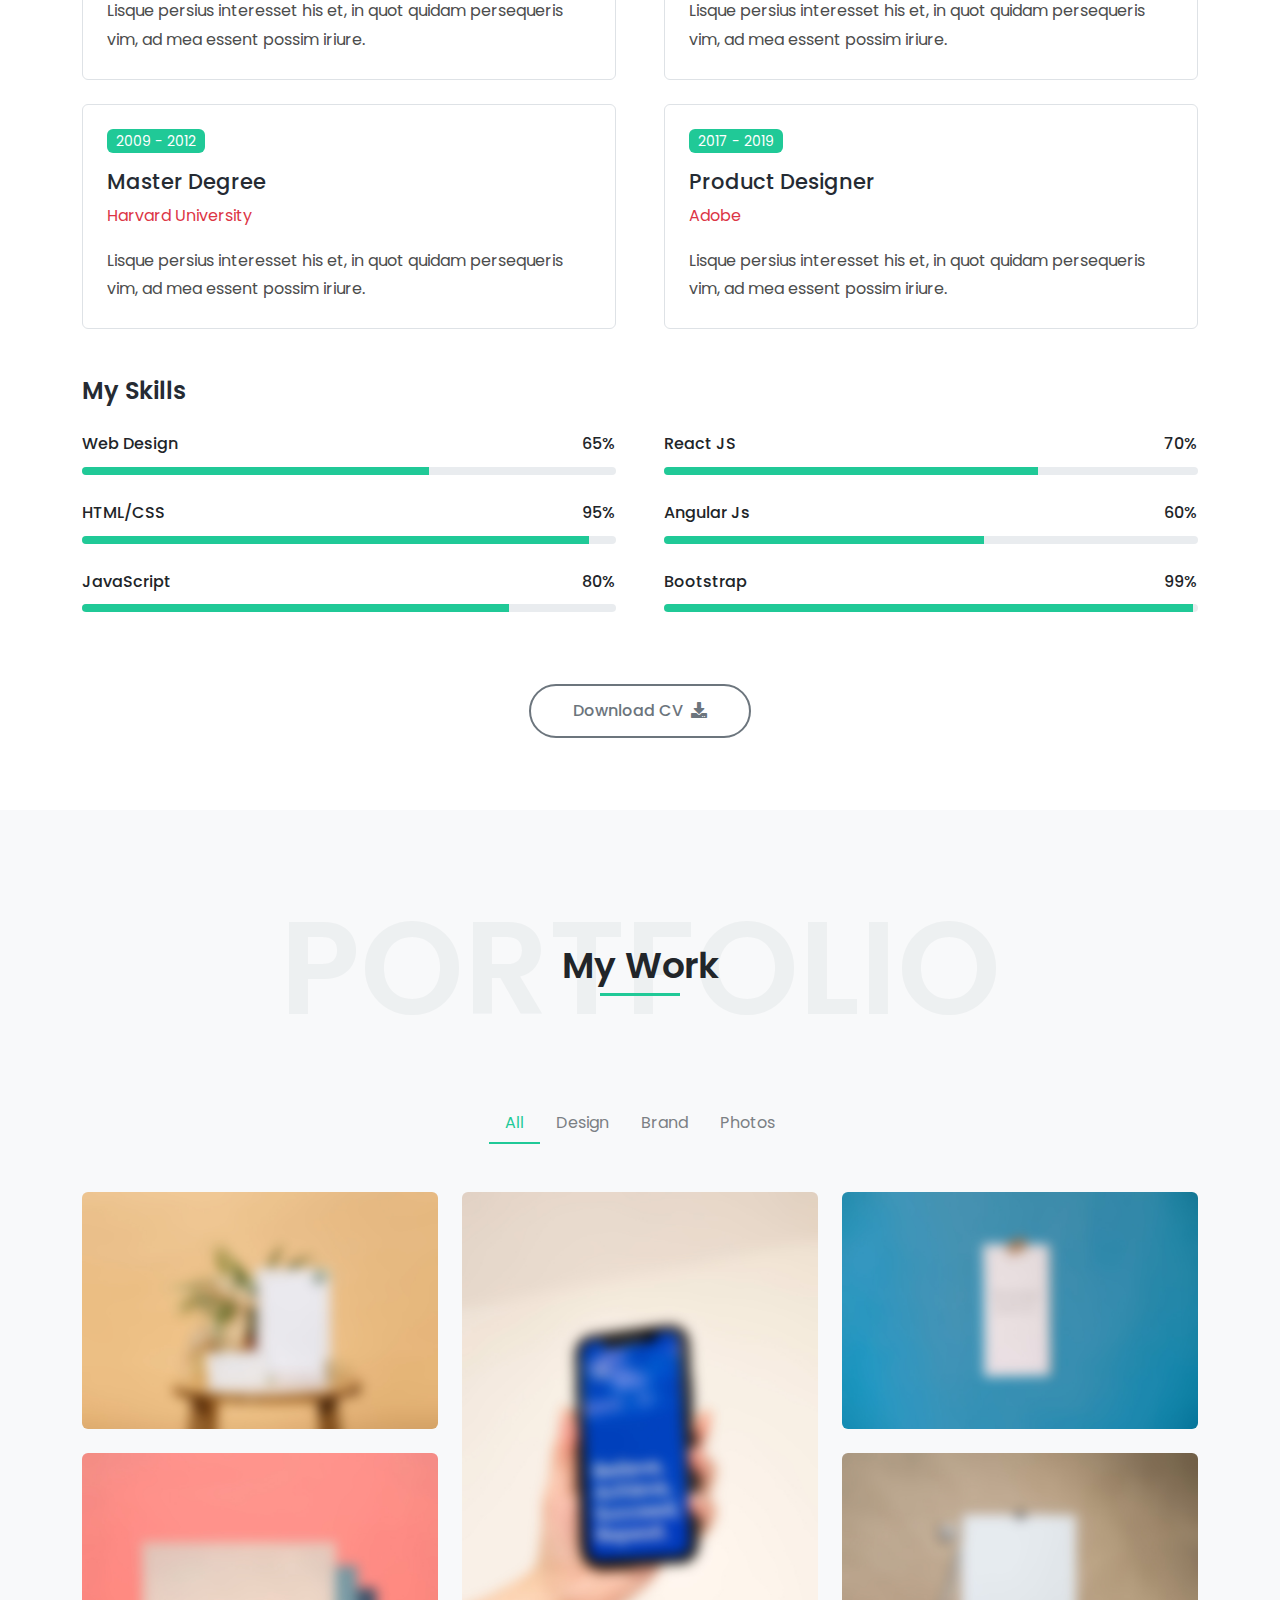
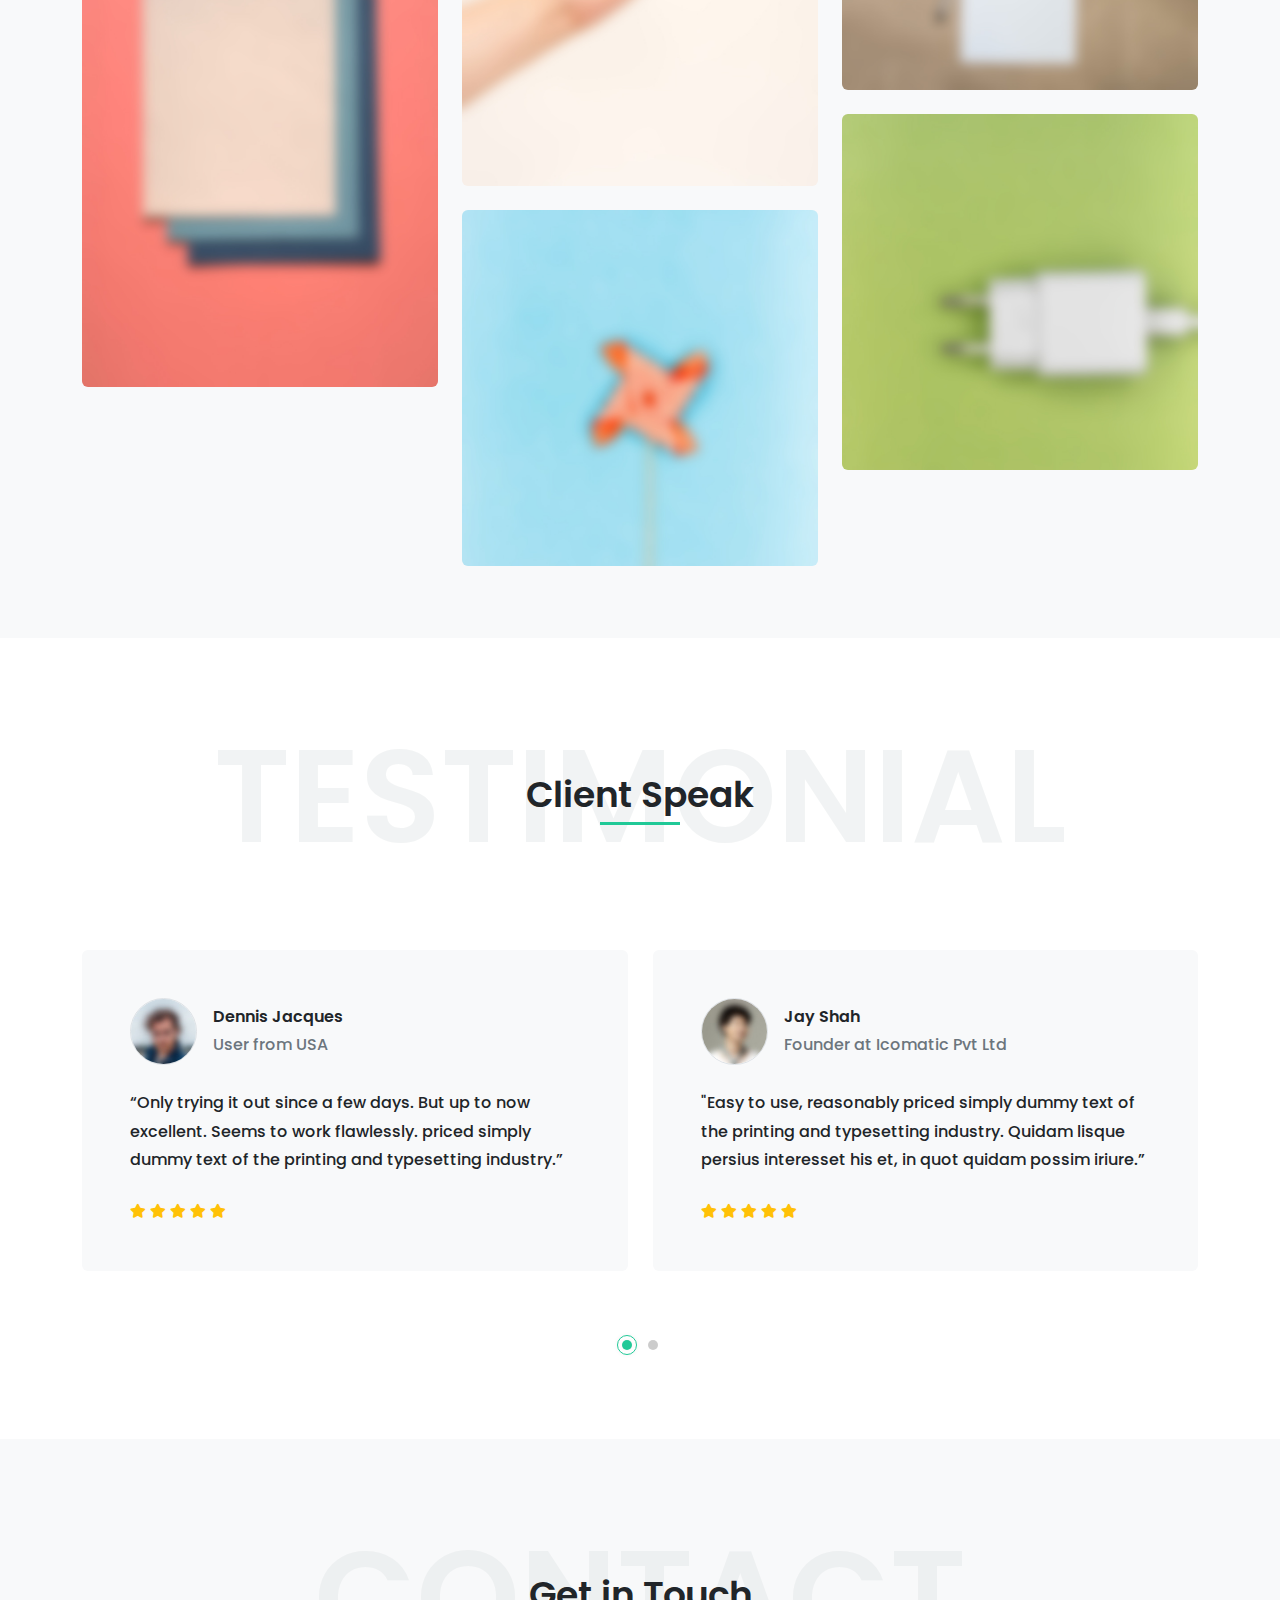
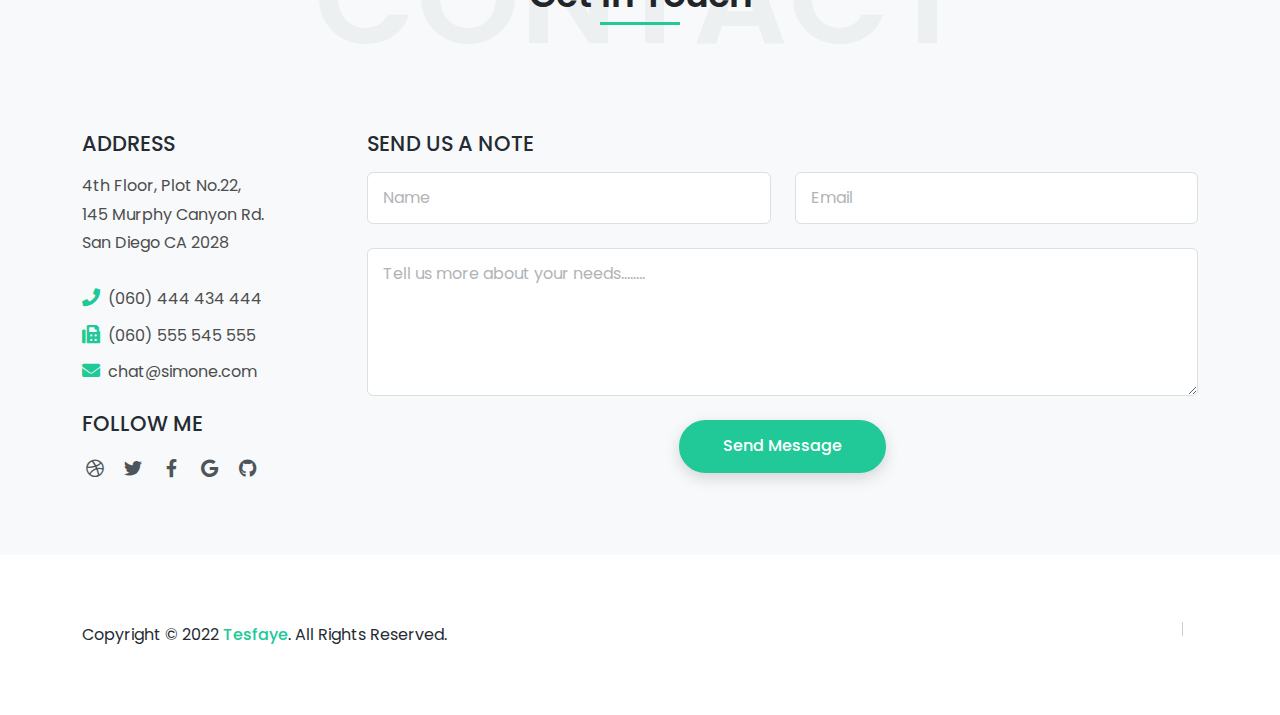
<file: index-video-youtube-classic-header.html>
<!DOCTYPE html>
<html lang="en">
<head>
<meta charset="UTF-8" />
<meta http-equiv="X-UA-Compatible" content="IE=edge">
<meta name="viewport" content="width=device-width, initial-scale=1">
<link href="images/favicon.png" rel="icon" />
<title>Simone - Personal Portfolio Template</title>
<meta name="description" content="Simone is responsive bootstrap 5 one page personal portfolio html template.">
<meta name="author" content="harnishdesign.net">

<!-- Web Fonts -->
<link href="https://fonts.googleapis.com/css2?family=Poppins:ital,wght@0,100;0,200;0,300;0,400;0,500;0,600;0,700;0,800;0,900;1,100;1,200;1,300;1,400;1,500;1,600;1,700;1,800;1,900&display=swap" rel="stylesheet">

<!-- Stylesheet
============================== -->
<!-- Bootstrap -->
<link rel="stylesheet" type="text/css" href="vendor/bootstrap/css/bootstrap.min.css" />
<!-- Font Awesome Icon -->
<link rel="stylesheet" type="text/css" href="vendor/font-awesome/css/all.min.css" />
<!-- Owl Carousel -->
<link rel="stylesheet" type="text/css" href="vendor/owl.carousel/assets/owl.carousel.min.css" />
<!-- Magnific Popup -->
<link rel="stylesheet" type="text/css" href="vendor/magnific-popup/magnific-popup.min.css" />
<!-- Youtube Video Background -->
<link rel="stylesheet" type="text/css" href="vendor/jquery.mb.YTPlayer/css/jquery.mb.YTPlayer.min.css" />
<!-- Custom Stylesheet -->
<link rel="stylesheet" type="text/css" href="css/stylesheet.css" />
</head>

<body data-bs-spy="scroll" data-bs-target="#header-nav" data-bs-offset="0">

<!-- Preloader -->
<div class="preloader">
  <div class="lds-ellipsis">
    <div></div>
    <div></div>
    <div></div>
    <div></div>
  </div>
</div>
<!-- Preloader End --> 

<!-- Document Wrapper   
=============================== -->
<div id="main-wrapper"> 
  <!-- Header
  ============================ -->
  <header id="header" class="sticky-top-slide"> 
    <!-- Navbar -->
    <nav class="primary-menu navbar navbar-expand-lg navbar-dark bg-transparent border-bottom-0">
      <div class="container-fluid position-relative g-lg-4">
        <div class="col-auto col-lg-2"> 
          <!-- Logo --> 
          <a class="logo" href="index.html" title="Simone"> <img src="images/logo-light.png" alt="Simone"/> </a> 
          <!-- Logo End --> 
        </div>
        <div class="col col-lg-8 navbar-accordion">
          <button class="navbar-toggler ms-auto" type="button" data-bs-toggle="collapse" data-bs-target="#header-nav"><span></span><span></span><span></span></button>
          <div id="header-nav" class="collapse navbar-collapse justify-content-center">
            <ul class="navbar-nav">
              <li class="nav-item"><a class="nav-link smooth-scroll active" href="#home">Home</a></li>
            <li class="nav-item"><a class="nav-link smooth-scroll" 	href="#about">About</a></li>
            <li class="nav-item"><a class="nav-link smooth-scroll" href="#services">What I Do</a></li>
            <li class="nav-item"><a class="nav-link smooth-scroll" href="#resume">Resume</a></li>
            <li class="nav-item"><a class="nav-link smooth-scroll" href="#portfolio">Portfolio</a></li>
            <li class="nav-item"><a class="nav-link smooth-scroll" href="#testimonial">Client</a></li>
            <li class="nav-item"><a class="nav-link smooth-scroll" href="#contact">Contact</a></li>
            </ul>
          </div>
        </div>
        <div class="col-auto col-lg-2 d-flex justify-content-end">
          <ul class="social-icons social-icons-light">
          <li class="social-icons-twitter"><a data-bs-toggle="tooltip" href="http://www.twitter.com/" target="_blank" title="" data-bs-original-title="Twitter"><i class="fab fa-twitter"></i></a></li>
		  <li class="social-icons-facebook"><a data-bs-toggle="tooltip" href="http://www.facebook.com/" target="_blank" title="" data-bs-original-title="Facebook"><i class="fab fa-facebook-f"></i></a></li>
          <li class="social-icons-dribbble"><a data-bs-toggle="tooltip" href="http://www.dribbble.com/" target="_blank" title="" data-bs-original-title="Dribbble"><i class="fab fa-dribbble"></i></a></li>
          </ul>
        </div>
      </div>
    </nav>
    <!-- Navbar End --> 
  </header>
  <!-- Header End --> 
		
  <!-- Content
  ============================================= -->
  <div id="content" role="main"> 
    
    <!-- Intro
    ============================================= -->
    <section id="home">
      <div class="hero-wrap">
        <div class="hero-mask opacity-6 bg-dark"></div>
        <div class="player" data-property="{videoURL:'https://youtu.be/PMNnEEEacCg',containment:'#home', showControls:false, autoPlay:true, loop:true, mute:true, startAt:0, opacity:1}"></div>
        <div class="hero-content section d-flex min-vh-100">
          <div class="container my-auto">
            <div class="row">
              <div class="col-12 text-center">
                <div class="typed-strings">
                  <p>I'm Simone Olivia</p>
                  <p>I'm a Freelancer.</p>
                  <p>I'm a Photographer.</p>
                  <p>I'm a Designer.</p>
                </div>
                <p class="text-7 fw-500 text-white mb-2 mb-md-3">Welcome</p>
                <h2 class="text-16 fw-600 text-white mb-2 mb-md-3"><span class="typed"></span></h2>
                <p class="text-5 text-light mb-4">based in Los Angeles, California.</p>
				<a href="#contact" class="btn btn-outline-primary rounded-pill shadow-none smooth-scroll mt-2">Hire Me</a>
              </div>
            </div>
          </div>
          <a href="#about" class="scroll-down-arrow text-white smooth-scroll"><span class="animated"><i class="fa fa-chevron-down"></i></span></a> </div>
      </div>
    </section>
    <!-- Intro end --> 
    
    <!-- About
    ============================================= -->
    <section id="about" class="section">
      <div class="container"> 
        <!-- Heading -->
        <div class="position-relative d-flex text-center mb-5">
          <h2 class="text-24 text-light opacity-4 text-uppercase fw-600 w-100 mb-0">About Me</h2>
          <p class="text-9 text-dark fw-600 position-absolute w-100 align-self-center lh-base mb-0">Know Me More<span class="heading-separator-line border-bottom border-3 border-primary d-block mx-auto"></span> </p>
        </div>
        <!-- Heading end-->
        
        <div class="row gy-5">
          <div class="col-lg-7 col-xl-8 text-center text-lg-start">
            <h2 class="text-7 fw-600 mb-3">I'm <span class="text-primary">Simone Olivia,</span> a Web Developer</h2>
            <p>I help you build brand for your business at an affordable price. Thousands of clients have procured exceptional results while working with our dedicated team. when an unknown printer took a galley of type and scrambled it to make a type specimen book.</p>
            <p>Delivering work within time and budget which meets client’s requirements is our moto. Lorem Ipsum has been the industry's standard dummy text ever when an unknown printer took a galley. Lorem Ipsum has been the industry's standard dummy text ever when an unknown printer took a galley.</p>
          </div>
          <div class="col-lg-5 col-xl-4">
            <div class="ps-lg-4">
              <ul class="list-style-2">
                <li class=""><span class="fw-600 me-2">Name:</span>Simone Olivia</li>
                <li class=""><span class="fw-600 me-2">Email:</span><a href="mailto:chat@simone.com">chat@simone.com</a></li>
                <li class=""><span class="fw-600 me-2">Age:</span>28</li>
                <li class="border-0"><span class="fw-600 me-2">From:</span>Los Angeles, California</li>
              </ul>
              <a href="#" class="btn btn-primary rounded-pill">Download CV</a> </div>
          </div>
        </div>
        <div class="brands-grid separator-border mt-5">
          <div class="row">
            <div class="col-6 col-md-3">
              <div class="featured-box text-center">
                <h4 class="text-12 text-muted mb-0"><span class="counter" data-from="0" data-to="10">10</span>+</h4>
                <p class="mb-0">Years Experiance</p>
              </div>
            </div>
            <div class="col-6 col-md-3">
              <div class="featured-box text-center">
                <h4 class="text-12 text-muted mb-0"><span class="counter" data-from="0" data-to="250">250</span>+</h4>
                <p class="mb-0">Happy Clients</p>
              </div>
            </div>
            <div class="col-6 col-md-3">
              <div class="featured-box text-center">
                <h4 class="text-12 text-muted mb-0"><span class="counter" data-from="0" data-to="650">650</span>+</h4>
                <p class="mb-0">Projects Done</p>
              </div>
            </div>
            <div class="col-6 col-md-3">
              <div class="featured-box text-center">
                <h4 class="text-12 text-muted mb-0"><span class="counter" data-from="0" data-to="38">20</span></h4>
                <p class="mb-0">Get Awards</p>
              </div>
            </div>
          </div>
        </div>
      </div>
    </section>
    <!-- About end --> 
    
    <!-- Services
    ============================================= -->
    <section id="services" class="section bg-light">
      <div class="container">
        <!-- Heading -->
        <div class="position-relative d-flex text-center mb-5">
          <h2 class="text-24 text-light opacity-4 text-uppercase fw-600 w-100 mb-0">Services</h2>
          <p class="text-9 text-dark fw-600 position-absolute w-100 align-self-center lh-base mb-0">What I Do?<span class="heading-separator-line border-bottom border-3 border-primary d-block mx-auto"></span> </p>
        </div>
        <!-- Heading end-->
        
        <div class="row">
          <div class="col-lg-11 mx-auto">
            <div class="row">
              <div class="col-md-6">
                <div class="featured-box style-3 mb-5">
                  <div class="featured-box-icon text-primary bg-white shadow-sm rounded"> <i class="fas fa-palette"></i> </div>
                  <h3>Graphic Design</h3>
                  <p class="mb-0">Lisque persius interesset his et, in quot quidam persequeris vim, ad mea essent possim iriure.</p>
                </div>
              </div>
              <div class="col-md-6">
                <div class="featured-box style-3 mb-5">
                  <div class="featured-box-icon text-primary bg-white shadow-sm rounded"> <i class="fas fa-desktop"></i></div>
                  <h3>Web Design</h3>
                  <p class="mb-0">Lisque persius interesset his et, in quot quidam persequeris vim, ad mea essent possim iriure.</p>
                </div>
              </div>
              <div class="col-md-6">
                <div class="featured-box style-3 mb-5">
                  <div class="featured-box-icon text-primary bg-white shadow-sm rounded"> <i class="fas fa-pencil-ruler"></i> </div>
                  <h3>UI/UX Design</h3>
                  <p class="mb-0">Lisque persius interesset his et, in quot quidam persequeris vim, ad mea essent possim iriure.</p>
                </div>
              </div>
              <div class="col-md-6">
                <div class="featured-box style-3 mb-5">
                  <div class="featured-box-icon text-primary bg-white shadow-sm rounded"> <i class="fas fa-paint-brush"></i> </div>
                  <h3>App Design &amp; Develop</h3>
                  <p class="mb-0">Lisque persius interesset his et, in quot quidam persequeris vim, ad mea essent possim iriure.</p>
                </div>
              </div>
              <div class="col-md-6">
                <div class="featured-box style-3 mb-5 mb-md-0">
                  <div class="featured-box-icon text-primary bg-white shadow-sm rounded"> <i class="fas fa-chart-area"></i> </div>
                  <h3>Business Analysis</h3>
                  <p class="mb-0">Lisque persius interesset his et, in quot quidam persequeris vim, ad mea essent possim iriure.</p>
                </div>
              </div>
              <div class="col-md-6">
                <div class="featured-box style-3 mb-0">
                  <div class="featured-box-icon text-primary bg-white shadow-sm rounded"> <i class="fas fa-bullhorn"></i> </div>
                  <h3>SEO Marketing</h3>
                  <p class="mb-0">Lisque persius interesset his et, in quot quidam persequeris vim, ad mea essent possim iriure.</p>
                </div>
              </div>
            </div>
          </div>
        </div>
      </div>
    </section>
    <!-- Services end --> 
    
    <!-- Resume
    ============================================= -->
    <section id="resume" class="section">
      <div class="container"> 
        <!-- Heading -->
        <div class="position-relative d-flex text-center mb-5">
          <h2 class="text-24 text-light opacity-4 text-uppercase fw-600 w-100 mb-0">Summary</h2>
          <p class="text-9 text-dark fw-600 position-absolute w-100 align-self-center lh-base mb-0">Resume<span class="heading-separator-line border-bottom border-3 border-primary d-block mx-auto"></span> </p>
        </div>
        <!-- Heading end-->
        
        <div class="row gx-5"> 
          <!-- My Education -->
          <div class="col-md-6">
            <h2 class="text-6 fw-600 mb-4">My Education</h2>
            <div class="bg-white border rounded p-4 mb-4">
              <p class="badge bg-primary text-2 fw-400">2000 - 2004</p>
              <h3 class="text-5">Computer Science</h3>
              <p class="text-danger">International University</p>
              <p class="mb-0">Lisque persius interesset his et, in quot quidam persequeris vim, ad mea essent possim iriure.</p>
            </div>
            <div class="bg-white border rounded p-4 mb-4">
              <p class="badge bg-primary text-2 fw-400">2005 - 2008</p>
              <h3 class="text-5">Bachelor Degree</h3>
              <p class="text-danger">University of California</p>
              <p class="mb-0">Lisque persius interesset his et, in quot quidam persequeris vim, ad mea essent possim iriure.</p>
            </div>
            <div class="bg-white border rounded p-4 mb-4">
              <p class="badge bg-primary text-2 fw-400">2009 - 2012</p>
              <h3 class="text-5">Master Degree</h3>
              <p class="text-danger">Harvard University</p>
              <p class="mb-0">Lisque persius interesset his et, in quot quidam persequeris vim, ad mea essent possim iriure.</p>
            </div>
          </div>
          
          <!-- My Experience -->
          <div class="col-md-6">
            <h2 class="text-6 fw-600 mb-4">My Experience</h2>
            <div class="bg-white border rounded p-4 mb-4">
              <p class="badge bg-primary text-2 fw-400">2012 - 2013</p>
              <h3 class="text-5">Jr. UI UX Designer</h3>
              <p class="text-danger">Themeforest</p>
              <p class="mb-0">Lisque persius interesset his et, in quot quidam persequeris vim, ad mea essent possim iriure.</p>
            </div>
            <div class="bg-white border rounded p-4 mb-4">
              <p class="badge bg-primary text-2 fw-400">2014 - 2016</p>
              <h3 class="text-5">Jr. Product Designer</h3>
              <p class="text-danger">Dribbble</p>
              <p class="mb-0">Lisque persius interesset his et, in quot quidam persequeris vim, ad mea essent possim iriure.</p>
            </div>
            <div class="bg-white border rounded p-4 mb-4">
              <p class="badge bg-primary text-2 fw-400">2017 - 2019</p>
              <h3 class="text-5">Product Designer</h3>
              <p class="text-danger">Adobe</p>
              <p class="mb-0">Lisque persius interesset his et, in quot quidam persequeris vim, ad mea essent possim iriure.</p>
            </div>
          </div>
        </div>
        <!-- My Skills -->
		<h2 class="text-6 fw-600 mt-4 mb-4">My Skills</h2>
        <div class="row gx-5">
          <div class="col-md-6">
            <p class="text-dark fw-500 text-start mb-2">Web Design <span class="float-end">65%</span></p>
            <div class="progress progress-sm mb-4">
              <div class="progress-bar" role="progressbar" style="width: 65%" aria-valuenow="65" aria-valuemin="0" aria-valuemax="100"></div>
            </div>
            <p class="text-dark fw-500 text-start mb-2">HTML/CSS <span class="float-end">95%</span></p>
            <div class="progress progress-sm mb-4">
              <div class="progress-bar" role="progressbar" style="width: 95%" aria-valuenow="95" aria-valuemin="0" aria-valuemax="100"></div>
            </div>
            <p class="text-dark fw-500 text-start mb-2">JavaScript <span class="float-end">80%</span></p>
            <div class="progress progress-sm mb-4">
              <div class="progress-bar" role="progressbar" style="width: 80%" aria-valuenow="80" aria-valuemin="0" aria-valuemax="100"></div>
            </div>
          </div>
          <div class="col-md-6">
            <p class="text-dark fw-500 text-start mb-2">React JS <span class="float-end">70%</span></p>
            <div class="progress progress-sm mb-4">
              <div class="progress-bar" role="progressbar" style="width: 70%" aria-valuenow="70" aria-valuemin="0" aria-valuemax="100"></div>
            </div>
            <p class="text-dark fw-500 text-start mb-2">Angular Js <span class="float-end">60%</span></p>
            <div class="progress progress-sm mb-4">
              <div class="progress-bar" role="progressbar" style="width: 60%" aria-valuenow="60" aria-valuemin="0" aria-valuemax="100"></div>
            </div>
            <p class="text-dark fw-500 text-start mb-2">Bootstrap <span class="float-end">99%</span></p>
            <div class="progress progress-sm mb-4">
              <div class="progress-bar" role="progressbar" style="width: 99%" aria-valuenow="99" aria-valuemin="0" aria-valuemax="100"></div>
            </div>
          </div>
        </div>
        <div class="text-center mt-5"><a href="#" class="btn btn-outline-secondary rounded-pill shadow-none">Download CV <span class="ms-1"><i class="fas fa-download"></i></span></a></div>
      </div>
    </section>
    <!-- Resume end --> 
    
    <!-- Portfolio
    ============================================= -->
    <section id="portfolio" class="section bg-light">
      <div class="container"> 
        <!-- Heading -->
        <div class="position-relative d-flex text-center mb-5">
          <h2 class="text-24 text-light opacity-4 text-uppercase fw-600 w-100 mb-0">Portfolio</h2>
          <p class="text-9 text-dark fw-600 position-absolute w-100 align-self-center lh-base mb-0">My Work<span class="heading-separator-line border-bottom border-3 border-primary d-block mx-auto"></span> </p>
        </div>
        <!-- Heading end--> 
        
        <!-- Filter Menu -->
        <ul class="portfolio-menu nav nav-tabs justify-content-center border-bottom-0 mb-5">
          <li class="nav-item"> <a data-filter="*" class="nav-link active" href="">All</a></li>
          <li class="nav-item"> <a data-filter=".design" href="" class="nav-link">Design</a></li>
          <li class="nav-item"> <a data-filter=".brand" href="" class="nav-link">Brand</a></li>
          <li class="nav-item"> <a data-filter=".photos" href="" class="nav-link">Photos</a></li>
        </ul>
        <!-- Filter Menu end -->
        <div class="portfolio popup-ajax-gallery">
          <div class="row portfolio-filter g-4">
            <div class="col-sm-6 col-lg-4 brand">
              <div class="portfolio-box rounded">
                <div class="portfolio-img rounded"> <img class="img-fluid d-block" src="images/projects/project-1.jpg" alt="">
                  <div class="portfolio-overlay"> <a class="popup-ajax stretched-link" href="ajax/portfolio-ajax-project-1.html"></a>
                    <div class="portfolio-overlay-details">
                      <h5 class="text-white fw-400">Project Title</h5>
                      <span class="text-light">Category</span> </div>
                  </div>
                </div>
              </div>
            </div>
            <div class="col-sm-6 col-lg-4 design">
              <div class="portfolio-box rounded">
                <div class="portfolio-img rounded"> <img class="img-fluid d-block" src="images/projects/project-2.jpg" alt="">
                  <div class="portfolio-overlay"> <a class="popup-ajax stretched-link" href="ajax/portfolio-ajax-project-2.html"></a>
                    <div class="portfolio-overlay-details">
                      <h5 class="text-white fw-400">Project Title</h5>
                      <span class="text-light">Category</span> </div>
                  </div>
                </div>
              </div>
            </div>
            <div class="col-sm-6 col-lg-4 artwork photos">
              <div class="portfolio-box rounded">
                <div class="portfolio-img rounded"> <img class="img-fluid d-block" src="images/projects/project-3.jpg" alt="">
                  <div class="portfolio-overlay"> <a class="popup-ajax stretched-link" href="ajax/portfolio-ajax-project-3.html"></a>
                    <div class="portfolio-overlay-details">
                      <h5 class="text-white fw-400">Project Title</h5>
                      <span class="text-light">Category</span> </div>
                  </div>
                </div>
              </div>
            </div>
            <div class="col-sm-6 col-lg-4 artwork brand photos">
              <div class="portfolio-box rounded">
                <div class="portfolio-img rounded"> <img class="img-fluid d-block" src="images/projects/project-4.jpg" alt="">
                  <div class="portfolio-overlay"> <a class="popup-ajax stretched-link" href="ajax/portfolio-ajax-project-4.html"></a>
                    <div class="portfolio-overlay-details">
                      <h5 class="text-white fw-400">Project Title</h5>
                      <span class="text-light">Category</span> </div>
                  </div>
                </div>
              </div>
            </div>
            <div class="col-sm-6 col-lg-4 design">
              <div class="portfolio-box rounded">
                <div class="portfolio-img rounded"> <img class="img-fluid d-block" src="images/projects/project-5.jpg" alt="">
                  <div class="portfolio-overlay"> <a class="popup-ajax stretched-link" href="ajax/portfolio-ajax-project-5.html"></a>
                    <div class="portfolio-overlay-details">
                      <h5 class="text-white fw-400">Project Title</h5>
                      <span class="text-light">Category</span> </div>
                  </div>
                </div>
              </div>
            </div>
            <div class="col-sm-6 col-lg-4 brand">
              <div class="portfolio-box rounded">
                <div class="portfolio-img rounded"> <img class="img-fluid d-block" src="images/projects/project-6.jpg" alt="">
                  <div class="portfolio-overlay"> <a class="popup-ajax stretched-link" href="ajax/portfolio-ajax-project-6.html"></a>
                    <div class="portfolio-overlay-details">
                      <h5 class="text-white fw-400">Project Title</h5>
                      <span class="text-light">Category</span> </div>
                  </div>
                </div>
              </div>
            </div>
            <div class="col-sm-6 col-lg-4 design photos">
              <div class="portfolio-box rounded">
                <div class="portfolio-img rounded"> <img class="img-fluid d-block" src="images/projects/project-7.jpg" alt="">
                  <div class="portfolio-overlay"> <a class="popup-ajax stretched-link" href="ajax/portfolio-ajax-project-7.html"></a>
                    <div class="portfolio-overlay-details">
                      <h5 class="text-white fw-400">Project Title</h5>
                      <span class="text-light">Category</span> </div>
                  </div>
                </div>
              </div>
            </div>
          </div>
        </div>
      </div>
    </section>
    <!-- Portfolio end --> 
    
    <!-- Testimonial
    ============================================= -->
    <section id="testimonial" class="section">
      <div class="container"> 
        <!-- Heading -->
        <div class="position-relative d-flex text-center mb-5">
          <h2 class="text-24 text-light opacity-4 text-uppercase fw-600 w-100 mb-0">Testimonial</h2>
          <p class="text-9 text-dark fw-600 position-absolute w-100 align-self-center lh-base mb-0">Client Speak<span class="heading-separator-line border-bottom border-3 border-primary d-block mx-auto"></span> </p>
        </div>
        <!-- Heading end-->
        
        <div class="owl-carousel owl-theme" data-loop="true" data-nav="false" data-autoplay="false" data-margin="25" data-stagepadding="0" data-slideby="1" data-items-xs="1" data-items-sm="1" data-items-md="1" data-items-lg="2">
          <div class="item">
            <div class="bg-light rounded p-5">
              <div class="d-flex align-items-center mt-auto mb-4"> <img class="img-fluid rounded-circle border d-inline-block w-auto" src="images/testimonial/client-sm-3.jpg" alt="">
                <p class="ms-3 mb-0"><strong class="d-block text-dark fw-600">Dennis Jacques</strong> <span class="text-muted fw-500">User from USA</span></p>
              </div>
              <p class="text-dark fw-500 mb-4">“Only trying it out since a few days. But up to now excellent. Seems to work flawlessly. priced simply dummy text of the printing and typesetting industry.”</p>
              <span class="text-2"> <i class="fas fa-star text-warning"></i> <i class="fas fa-star text-warning"></i> <i class="fas fa-star text-warning"></i> <i class="fas fa-star text-warning"></i> <i class="fas fa-star text-warning"></i> </span> </div>
          </div>
          <div class="item">
            <div class="bg-light rounded p-5">
              <div class="d-flex align-items-center mt-auto mb-4"> <img class="img-fluid rounded-circle border d-inline-block w-auto" src="images/testimonial/client-sm-1.jpg" alt="">
                <p class="ms-3 mb-0"><strong class="d-block text-dark fw-600">Jay Shah</strong> <span class="text-muted fw-500">Founder at Icomatic Pvt Ltd</span></p>
              </div>
              <p class="text-dark fw-500 mb-4">"Easy to use, reasonably priced simply dummy text of the printing and typesetting industry. Quidam lisque persius interesset his et, in quot quidam possim iriure.”</p>
              <span class="text-2"> <i class="fas fa-star text-warning"></i> <i class="fas fa-star text-warning"></i> <i class="fas fa-star text-warning"></i> <i class="fas fa-star text-warning"></i> <i class="fas fa-star text-warning"></i> </span> </div>
          </div>
          <div class="item">
            <div class="bg-light rounded p-5">
              <div class="d-flex align-items-center mt-auto mb-4"> <img class="img-fluid rounded-circle border d-inline-block w-auto" src="images/testimonial/client-sm-2.jpg" alt="">
                <p class="ms-3 mb-0"><strong class="d-block text-dark fw-600">Patrick Cary</strong> <span class="text-muted fw-500">Freelancer from USA</span></p>
              </div>
              <p class="text-dark fw-500 mb-4">“I am happy Working with printing and typesetting industry. Quidam lisque persius interesset his et, in quot quidam persequeris essent possim iriure.”</p>
              <span class="text-2"> <i class="fas fa-star text-warning"></i> <i class="fas fa-star text-warning"></i> <i class="fas fa-star text-warning"></i> <i class="fas fa-star text-warning"></i> <i class="fas fa-star text-warning"></i> </span> </div>
          </div>
          <div class="item">
            <div class="bg-light rounded p-5">
              <div class="d-flex align-items-center mt-auto mb-4"> <img class="img-fluid rounded-circle border d-inline-block w-auto" src="images/testimonial/client-sm-4.jpg" alt="">
                <p class="ms-3 mb-0"><strong class="d-block text-dark fw-600">Chris Tom</strong> <span class="text-muted fw-500">User from UK</span></p>
              </div>
              <p class="text-dark fw-500 mb-4">“I have used them twice now. Good rates, very efficient service and priced simply dummy text of the printing and typesetting industry quidam interesset his et. Excellent.”</p>
              <span class="text-2"> <i class="fas fa-star text-warning"></i> <i class="fas fa-star text-warning"></i> <i class="fas fa-star text-warning"></i> <i class="fas fa-star text-warning"></i> <i class="fas fa-star text-warning"></i> </span> </div>
          </div>
        </div>
      </div>
    </section>
    <!-- Testimonial end --> 
    
    <!-- Contact Me
    ============================================= -->
    <section id="contact" class="section bg-light">
      <div class="container">
        <!-- Heading -->
        <div class="position-relative d-flex text-center mb-5">
          <h2 class="text-24 text-light opacity-4 text-uppercase fw-600 w-100 mb-0">Contact</h2>
          <p class="text-9 text-dark fw-600 position-absolute w-100 align-self-center lh-base mb-0">Get in Touch<span class="heading-separator-line border-bottom border-3 border-primary d-block mx-auto"></span> </p>
        </div>
        <!-- Heading end-->
        <div class="row gy-5">
          <div class="col-md-4 col-xl-3 order-1 order-md-0 text-center text-md-start">
            <h2 class="mb-3 text-5 text-uppercase">Address</h2>
            <p class="text-3 mb-4">4th Floor, Plot No.22,<br>
              145 Murphy Canyon Rd.<br>
              San Diego CA 2028 </p>
            <p class="text-3 mb-1"><span class="text-primary text-4 me-2"><i class="fas fa-phone"></i></span>(060) 444 434 444</p>
            <p class="text-3 mb-1"><span class="text-primary text-4 me-2"><i class="fas fa-fax"></i></span>(060) 555 545 555</p>
            <p class="text-3 mb-4"><span class="text-primary text-4 me-2"><i class="fas fa-envelope"></i></span>chat@simone.com</p>
            <h2 class="mb-3 text-5 text-uppercase">Follow Me</h2>
            <ul class="social-icons justify-content-center justify-content-md-start">
              <li class="social-icons-dribbble"><a data-bs-toggle="tooltip" href="http://www.dribbble.com/harnishdesign/" target="_blank" title="Dribbble"><i class="fab fa-dribbble"></i></a></li>
              <li class="social-icons-twitter"><a data-bs-toggle="tooltip" href="https://twitter.com/harnishdesign/" target="_blank" title="Twitter"><i class="fab fa-twitter"></i></a></li>
              <li class="social-icons-facebook"><a data-bs-toggle="tooltip" href="http://www.facebook.com/harnishdesign/" target="_blank" title="Facebook"><i class="fab fa-facebook-f"></i></a></li>
              <li class="social-icons-google"><a data-bs-toggle="tooltip" href="http://www.google.com/" target="_blank" title="Google"><i class="fab fa-google"></i></a></li>
              <li class="social-icons-github"><a data-bs-toggle="tooltip" href="http://www.github.com/" target="_blank" title="GitHub"><i class="fab fa-github"></i></a></li>
            </ul>
          </div>
          <div class="col-md-8 col-xl-9 order-0 order-md-1">
            <h2 class="mb-3 text-5 text-uppercase text-center text-md-start">Send us a note</h2>
			<form id="contact-form" action="php/mail.php" method="post">
              
			  <div class="row g-4">
                <div class="col-xl-6">
                    <input name="name" type="text" class="form-control" required placeholder="Name">
                </div>
                <div class="col-xl-6">
                    <input name="email" type="email" class="form-control" required placeholder="Email">
                </div>
				<div class="col">
					<textarea name="form-message" class="form-control" rows="5" required placeholder="Tell us more about your needs........"></textarea>
				</div>
              </div>
			  
              <p class="text-center mt-4 mb-0">
				<button id="submit-btn" class="btn btn-primary rounded-pill d-inline-flex" type="submit">Send Message</button>
              </p>
            </form>
          </div>
        </div>
      </div>
    </section>
    <!-- Contact Me end --> 
    
  </div>
  <!-- Content end --> 
  
  <!-- Footer
  ============================================= -->
  <footer id="footer" class="section">
    <div class="container">
      <div class="row">
        <div class="col-lg-6 text-center text-lg-start">
          <p class="mb-3 mb-lg-0">Copyright © 2022 <a href="#" class="fw-500">Tesfaye</a>. All Rights Reserved.</p>
        </div>
        <div class="col-lg-6">
          <ul class="nav nav-separator justify-content-center justify-content-lg-end">
            <li class="nav-item"> <a class="nav-link" data-bs-toggle="modal" data-bs-target="#terms-policy" href="#"></a></li>
            <li class="nav-item"> <a class="nav-link" data-bs-toggle="modal" data-bs-target="#disclaimer" href="#"></a></li>
          </ul>
        </div>
      </div>
    </div>
  </footer>
  <!-- Footer end --> 
  
</div>
<!-- Document Wrapper end --> 

<!-- Back to Top
============================================= --> 
<a id="back-to-top" class="rounded-circle" data-bs-toggle="tooltip" title="Back to Top" href="javascript:void(0)"><i class="fa fa-chevron-up"></i></a> 




<!-- JavaScript -->
<script src="vendor/jquery/jquery.min.js"></script> 
<script src="vendor/bootstrap/js/bootstrap.bundle.min.js"></script> 
<!-- Easing --> 
<script src="vendor/jquery.easing/jquery.easing.min.js"></script> 
<!-- Appear --> 
<script src="vendor/jquery.appear/jquery.appear.min.js"></script> 
<!-- Images Loaded --> 
<script src="vendor/imagesloaded/imagesloaded.pkgd.min.js"></script> 
<!-- Counter --> 
<script src="vendor/jquery.countTo/jquery.countTo.min.js"></script> 
<!-- Parallax Bg --> 
<script src="vendor/parallaxie/parallaxie.min.js"></script> 
<!-- Typed --> 
<script src="vendor/typed/typed.min.js"></script>
<!-- Youtube Video Background --> 
<script src="vendor/jquery.mb.YTPlayer/jquery.mb.YTPlayer.min.js"></script> 
<!-- Owl Carousel --> 
<script src="vendor/owl.carousel/owl.carousel.min.js"></script> 
<!-- isotope Portfolio Filter --> 
<script src="vendor/isotope/isotope.pkgd.min.js"></script> 
<!-- Magnific Popup --> 
<script src="vendor/magnific-popup/jquery.magnific-popup.min.js"></script> 
<!-- Custom Script --> 
<script src="js/theme.js"></script>
</body>
</html>
</file>
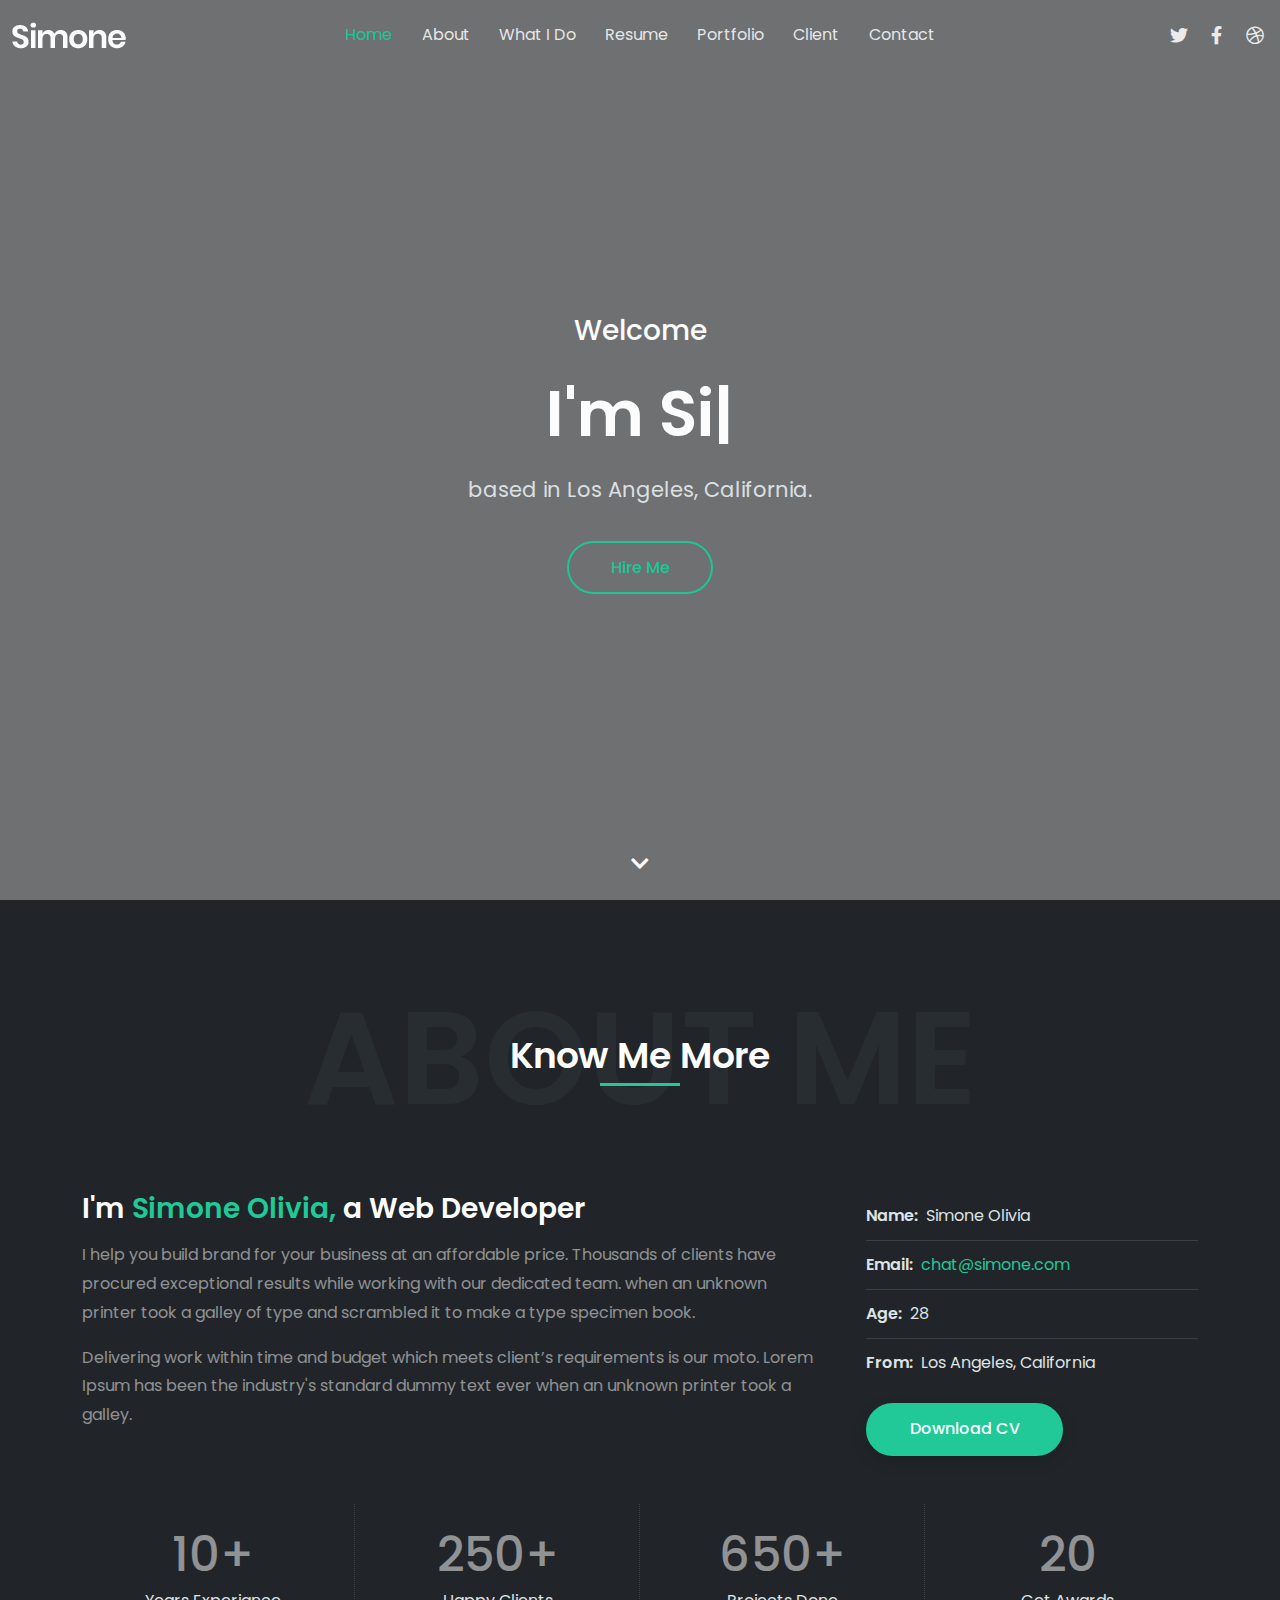
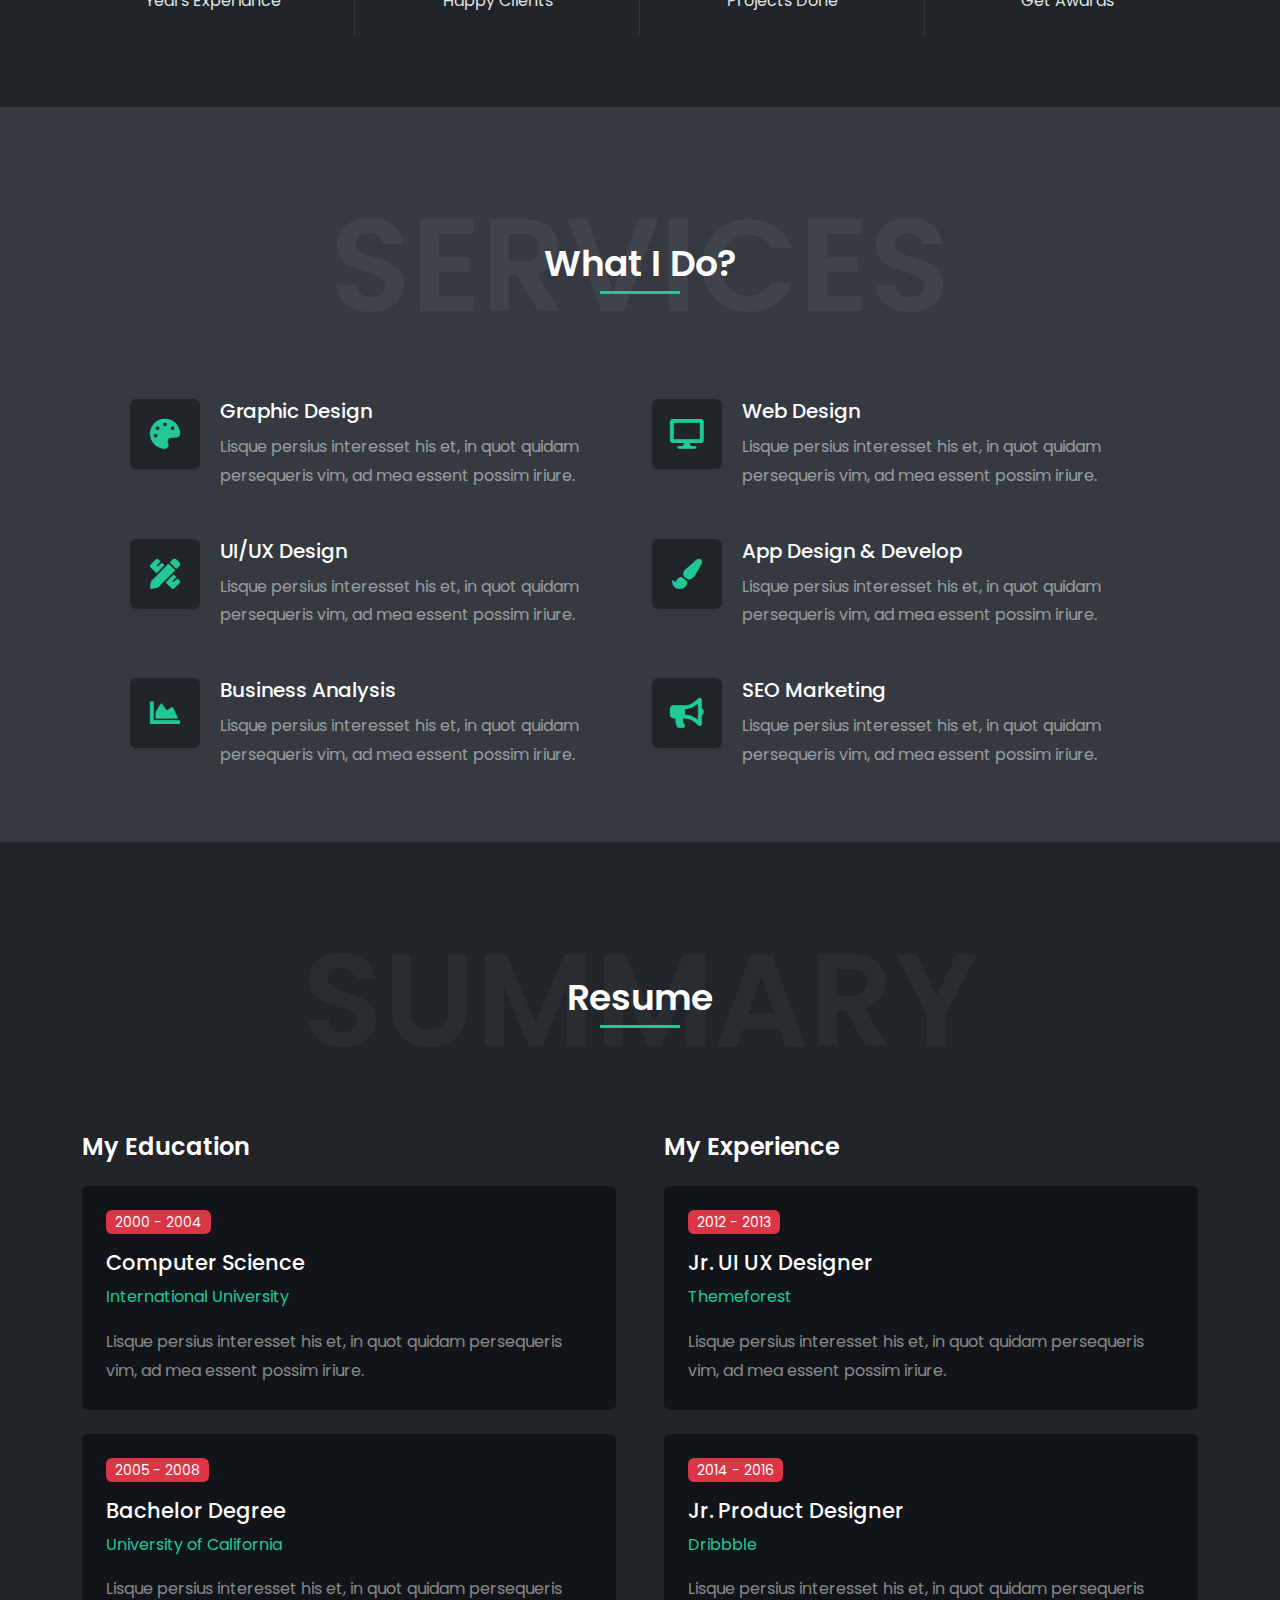
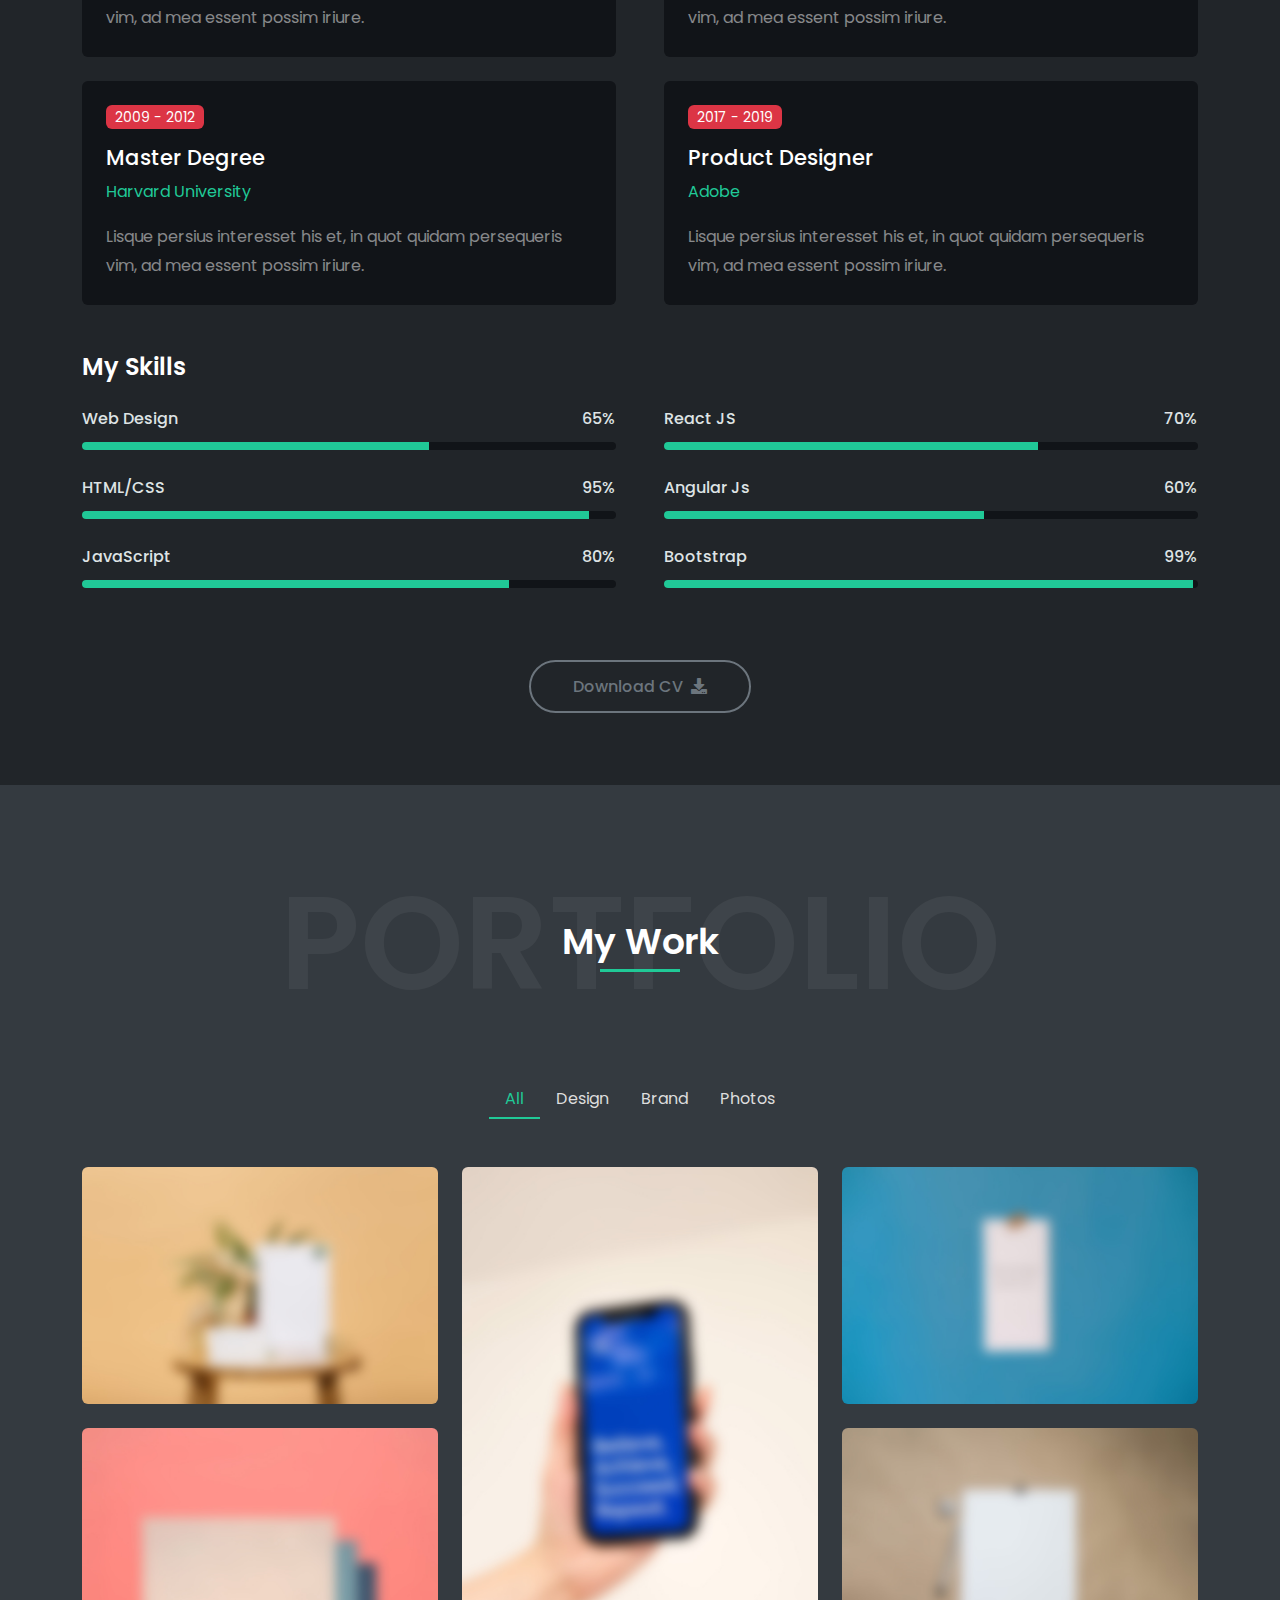
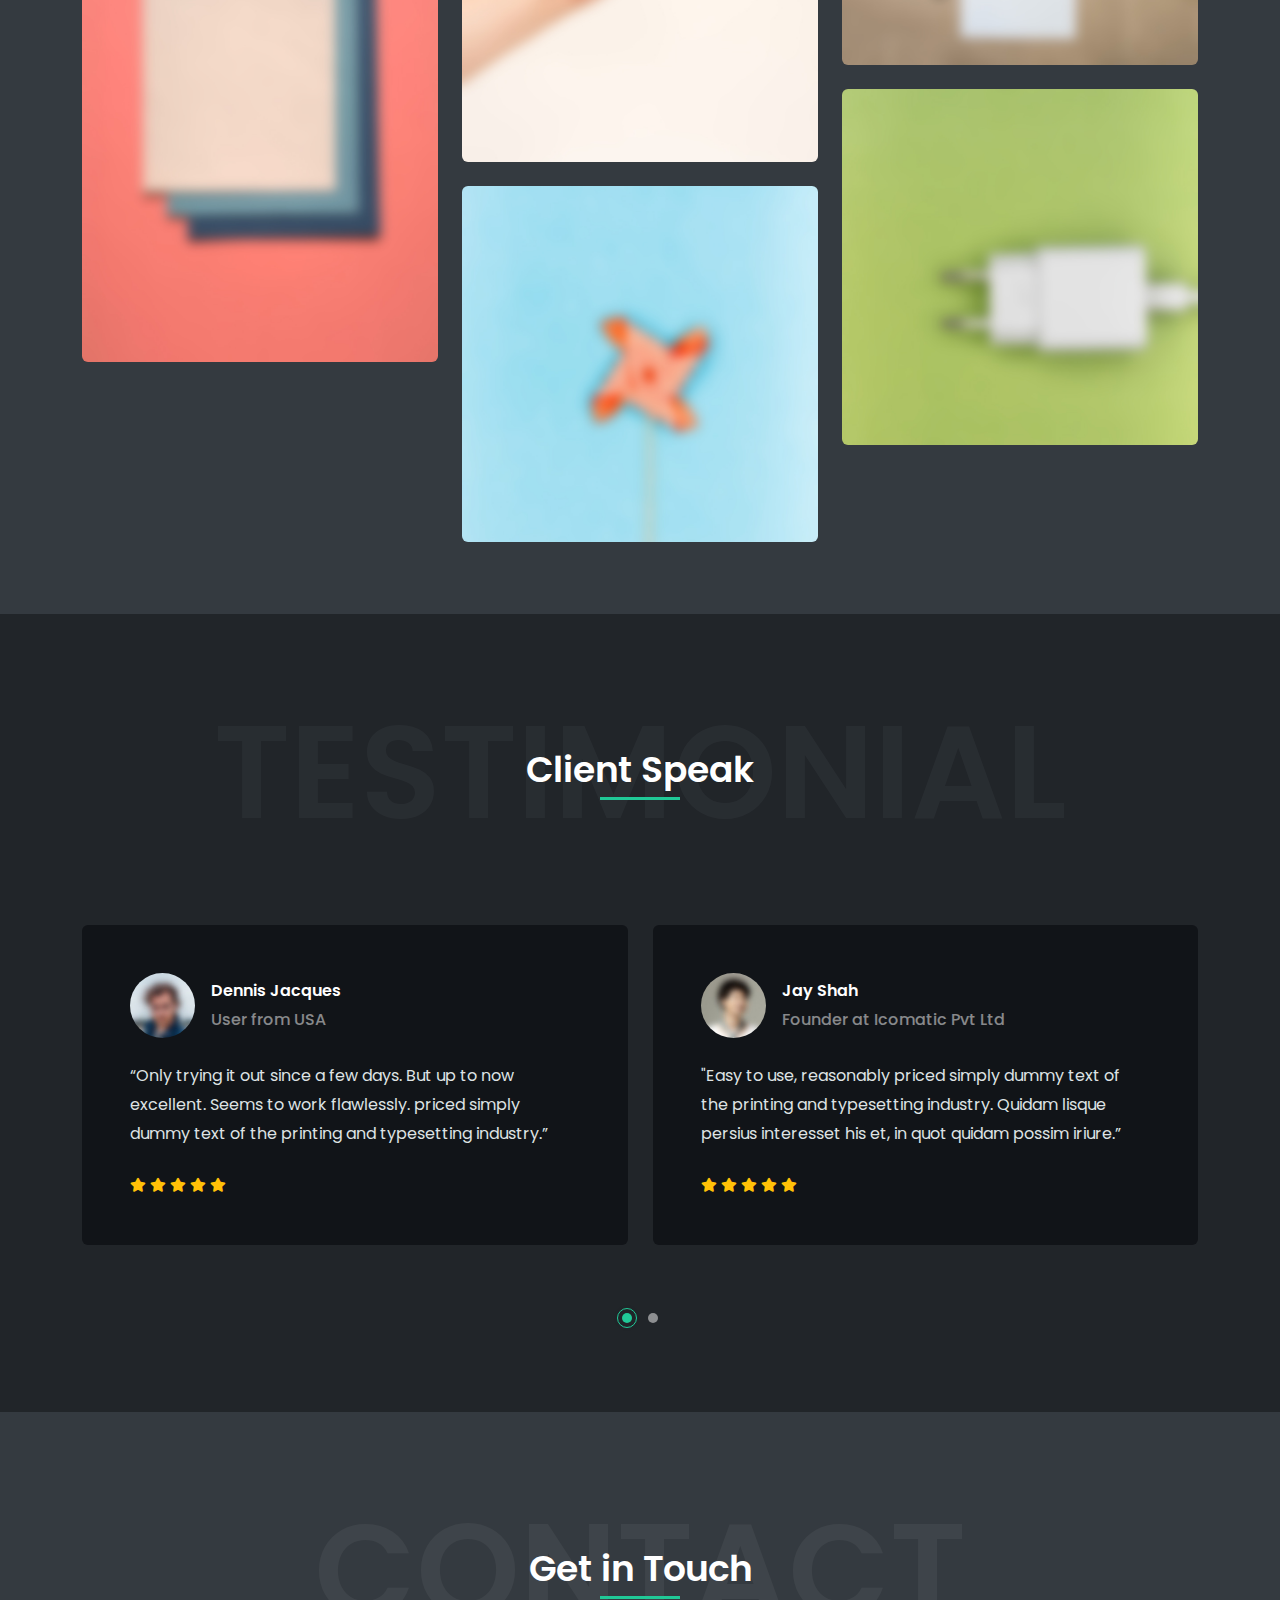
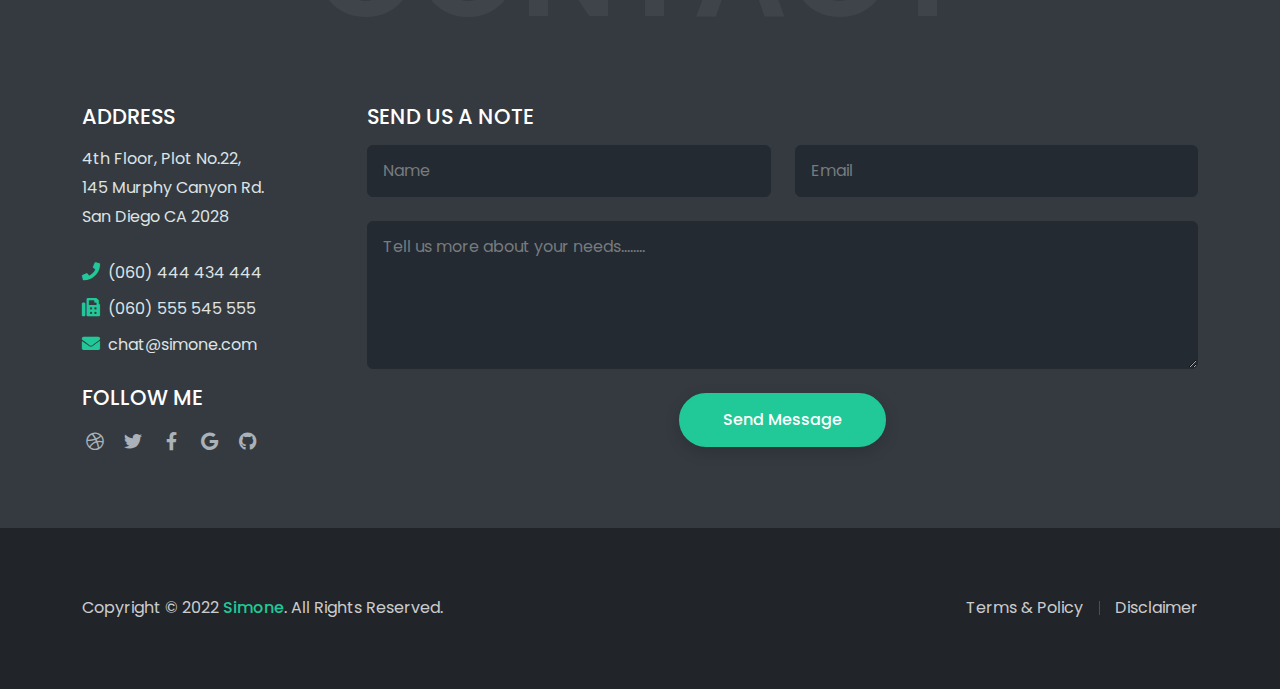
<file: index-video-youtube-dark-classic-header.html>
<!DOCTYPE html>
<html lang="en">
<head>
<meta charset="UTF-8" />
<meta http-equiv="X-UA-Compatible" content="IE=edge">
<meta name="viewport" content="width=device-width, initial-scale=1">
<link href="images/favicon.png" rel="icon" />
<title>Simone - Personal Portfolio Template</title>
<meta name="description" content="Simone is responsive bootstrap 5 one page personal portfolio html template.">
<meta name="author" content="harnishdesign.net">

<!-- Web Fonts -->
<link href="https://fonts.googleapis.com/css2?family=Poppins:ital,wght@0,100;0,200;0,300;0,400;0,500;0,600;0,700;0,800;0,900;1,100;1,200;1,300;1,400;1,500;1,600;1,700;1,800;1,900&display=swap" rel="stylesheet">

<!-- Stylesheet
============================== -->
<!-- Bootstrap -->
<link rel="stylesheet" type="text/css" href="vendor/bootstrap/css/bootstrap.min.css" />
<!-- Font Awesome Icon -->
<link rel="stylesheet" type="text/css" href="vendor/font-awesome/css/all.min.css" />
<!-- Owl Carousel -->
<link rel="stylesheet" type="text/css" href="vendor/owl.carousel/assets/owl.carousel.min.css" />
<!-- Magnific Popup -->
<link rel="stylesheet" type="text/css" href="vendor/magnific-popup/magnific-popup.min.css" />
<!-- Youtube Video Background -->
<link rel="stylesheet" type="text/css" href="vendor/jquery.mb.YTPlayer/css/jquery.mb.YTPlayer.min.css" />
<!-- Custom Stylesheet -->
<link rel="stylesheet" type="text/css" href="css/stylesheet.css" />
</head>

<body data-bs-spy="scroll" data-bs-target="#header-nav" data-bs-offset="0">

<!-- Preloader -->
<div class="preloader preloader-dark">
  <div class="lds-ellipsis">
    <div></div>
    <div></div>
    <div></div>
    <div></div>
  </div>
</div>
<!-- Preloader End --> 

<!-- Document Wrapper   
=============================== -->
<div id="main-wrapper"> 
  <!-- Header
  ============================ -->
  <header id="header" class="sticky-top-slide"> 
    <!-- Navbar -->
    <nav class="primary-menu navbar navbar-expand-lg navbar-dark bg-transparent border-bottom-0">
      <div class="container-fluid position-relative g-lg-4">
        <div class="col-auto col-lg-2"> 
          <!-- Logo --> 
          <a class="logo" href="index.html" title="Simone"> <img src="images/logo-light.png" alt="Simone"/> </a> 
          <!-- Logo End --> 
        </div>
        <div class="col col-lg-8 navbar-accordion">
          <button class="navbar-toggler ms-auto" type="button" data-bs-toggle="collapse" data-bs-target="#header-nav"><span></span><span></span><span></span></button>
          <div id="header-nav" class="collapse navbar-collapse justify-content-center">
            <ul class="navbar-nav">
              <li class="nav-item"><a class="nav-link smooth-scroll active" href="#home">Home</a></li>
            <li class="nav-item"><a class="nav-link smooth-scroll" 	href="#about">About</a></li>
            <li class="nav-item"><a class="nav-link smooth-scroll" href="#services">What I Do</a></li>
            <li class="nav-item"><a class="nav-link smooth-scroll" href="#resume">Resume</a></li>
            <li class="nav-item"><a class="nav-link smooth-scroll" href="#portfolio">Portfolio</a></li>
            <li class="nav-item"><a class="nav-link smooth-scroll" href="#testimonial">Client</a></li>
            <li class="nav-item"><a class="nav-link smooth-scroll" href="#contact">Contact</a></li>
            </ul>
          </div>
        </div>
        <div class="col-auto col-lg-2 d-flex justify-content-end">
          <ul class="social-icons social-icons-light">
          <li class="social-icons-twitter"><a data-bs-toggle="tooltip" href="http://www.twitter.com/" target="_blank" title="" data-bs-original-title="Twitter"><i class="fab fa-twitter"></i></a></li>
		  <li class="social-icons-facebook"><a data-bs-toggle="tooltip" href="http://www.facebook.com/" target="_blank" title="" data-bs-original-title="Facebook"><i class="fab fa-facebook-f"></i></a></li>
          <li class="social-icons-dribbble"><a data-bs-toggle="tooltip" href="http://www.dribbble.com/" target="_blank" title="" data-bs-original-title="Dribbble"><i class="fab fa-dribbble"></i></a></li>
          </ul>
        </div>
      </div>
    </nav>
    <!-- Navbar End --> 
  </header>
  <!-- Header End --> 
		
  <!-- Content
  ============================================= -->
  <div id="content" role="main"> 
    
    <!-- Intro
    ============================================= -->
    <section id="home">
      <div class="hero-wrap">
        <div class="hero-mask opacity-6 bg-dark"></div>
        <div class="player" data-property="{videoURL:'https://youtu.be/PMNnEEEacCg',containment:'#home', showControls:false, autoPlay:true, loop:true, mute:true, startAt:0, opacity:1}"></div>
        <div class="hero-content section d-flex min-vh-100">
          <div class="container my-auto">
            <div class="row">
              <div class="col-12 text-center">
                <div class="typed-strings">
                  <p>I'm Simone Olivia</p>
                  <p>I'm a Freelancer.</p>
                  <p>I'm a Photographer.</p>
                  <p>I'm a Designer.</p>
                </div>
                <p class="text-7 fw-500 text-white mb-2 mb-md-3">Welcome</p>
                <h2 class="text-16 fw-600 text-white mb-2 mb-md-3"><span class="typed"></span></h2>
                <p class="text-5 text-light mb-4">based in Los Angeles, California.</p>
				<a href="#contact" class="btn btn-outline-primary rounded-pill shadow-none smooth-scroll mt-2">Hire Me</a>
              </div>
            </div>
          </div>
          <a href="#about" class="scroll-down-arrow text-white smooth-scroll"><span class="animated"><i class="fa fa-chevron-down"></i></span></a> </div>
      </div>
    </section>
    <!-- Intro end --> 
    
    <!-- About
    ============================================= -->
    <section id="about" class="section bg-dark-1">
      <div class="container"> 
        <!-- Heading -->
        <div class="position-relative d-flex text-center mb-5">
          <h2 class="text-24 text-muted opacity-1 text-uppercase fw-600 w-100 mb-0">About Me</h2>
          <p class="text-9 text-white fw-600 position-absolute w-100 align-self-center lh-base mb-0">Know Me More<span class="heading-separator-line border-bottom border-3 border-primary d-block mx-auto"></span> </p>
        </div>
        <!-- Heading end-->
        
        <div class="row gy-5">
          <div class="col-lg-7 col-xl-8 text-center text-lg-start">
            <h2 class="text-7 text-white fw-600 mb-3">I'm <span class="text-primary">Simone Olivia,</span> a Web Developer</h2>
            <p class="text-white-50">I help you build brand for your business at an affordable price. Thousands of clients have procured exceptional results while working with our dedicated team. when an unknown printer took a galley of type and scrambled it to make a type specimen book.</p>
            <p class="text-white-50">Delivering work within time and budget which meets client’s requirements is our moto. Lorem Ipsum has been the industry's standard dummy text ever when an unknown printer took a galley.</p>
          </div>
          <div class="col-lg-5 col-xl-4">
            <div class="ps-lg-4">
              <ul class="list-style-2 list-style-light text-light">
                <li><span class="fw-600 me-2">Name:</span>Simone Olivia</li>
                <li><span class="fw-600 me-2">Email:</span><a href="mailto:chat@simone.com">chat@simone.com</a></li>
                <li><span class="fw-600 me-2">Age:</span>28</li>
                <li class="border-0"><span class="fw-600 me-2">From:</span>Los Angeles, California</li>
              </ul>
              <a href="#" class="btn btn-primary rounded-pill">Download CV</a> </div>
          </div>
        </div>
        <div class="brands-grid separator-border separator-border-light mt-5">
          <div class="row">
            <div class="col-6 col-md-3">
              <div class="featured-box text-center">
                <h4 class="text-12 text-white-50 mb-0"><span class="counter" data-from="0" data-to="10">10</span>+</h4>
                <p class="text-light mb-0">Years Experiance</p>
              </div>
            </div>
            <div class="col-6 col-md-3">
              <div class="featured-box text-center">
                <h4 class="text-12 text-white-50 mb-0"><span class="counter" data-from="0" data-to="250">250</span>+</h4>
                <p class="text-light mb-0">Happy Clients</p>
              </div>
            </div>
            <div class="col-6 col-md-3">
              <div class="featured-box text-center">
                <h4 class="text-12 text-white-50 mb-0"><span class="counter" data-from="0" data-to="650">650</span>+</h4>
                <p class="text-light mb-0">Projects Done</p>
              </div>
            </div>
            <div class="col-6 col-md-3">
              <div class="featured-box text-center">
                <h4 class="text-12 text-white-50 mb-0"><span class="counter" data-from="0" data-to="38">20</span></h4>
                <p class="text-light mb-0">Get Awards</p>
              </div>
            </div>
          </div>
        </div>
      </div>
    </section>
    <!-- About end --> 
    
    <!-- Services
    ============================================= -->
    <section id="services" class="section bg-dark-2">
      <div class="container"> 
        <!-- Heading -->
        <div class="position-relative d-flex text-center mb-5">
          <h2 class="text-24 text-white-50 opacity-1 text-uppercase fw-600 w-100 mb-0">Services</h2>
          <p class="text-9 text-white fw-600 position-absolute w-100 align-self-center lh-base mb-0">What I Do?<span class="heading-separator-line border-bottom border-3 border-primary d-block mx-auto"></span> </p>
        </div>
        <!-- Heading end-->
        
        <div class="row">
          <div class="col-lg-11 mx-auto">
            <div class="row">
              <div class="col-md-6">
                <div class="featured-box style-3 mb-5">
                  <div class="featured-box-icon text-primary bg-dark-1 shadow-sm rounded"> <i class="fas fa-palette"></i> </div>
                  <h3 class="text-white">Graphic Design</h3>
                  <p class="text-white-50 mb-0">Lisque persius interesset his et, in quot quidam persequeris vim, ad mea essent possim iriure.</p>
                </div>
              </div>
              <div class="col-md-6">
                <div class="featured-box style-3 mb-5">
                  <div class="featured-box-icon text-primary bg-dark-1 shadow-sm rounded"> <i class="fas fa-desktop"></i></div>
                  <h3 class="text-white">Web Design</h3>
                  <p class="text-white-50 mb-0">Lisque persius interesset his et, in quot quidam persequeris vim, ad mea essent possim iriure.</p>
                </div>
              </div>
              <div class="col-md-6">
                <div class="featured-box style-3 mb-5">
                  <div class="featured-box-icon text-primary bg-dark-1 shadow-sm rounded"> <i class="fas fa-pencil-ruler"></i> </div>
                  <h3 class="text-white">UI/UX Design</h3>
                  <p class="text-white-50 mb-0">Lisque persius interesset his et, in quot quidam persequeris vim, ad mea essent possim iriure.</p>
                </div>
              </div>
              <div class="col-md-6">
                <div class="featured-box style-3 mb-5">
                  <div class="featured-box-icon text-primary bg-dark-1 shadow-sm rounded"> <i class="fas fa-paint-brush"></i> </div>
                  <h3 class="text-white">App Design &amp; Develop</h3>
                  <p class="text-white-50 mb-0">Lisque persius interesset his et, in quot quidam persequeris vim, ad mea essent possim iriure.</p>
                </div>
              </div>
              <div class="col-md-6">
                <div class="featured-box style-3 mb-5 mb-md-0">
                  <div class="featured-box-icon text-primary bg-dark-1 shadow-sm rounded"> <i class="fas fa-chart-area"></i> </div>
                  <h3 class="text-white">Business Analysis</h3>
                  <p class="text-white-50 mb-0">Lisque persius interesset his et, in quot quidam persequeris vim, ad mea essent possim iriure.</p>
                </div>
              </div>
              <div class="col-md-6">
                <div class="featured-box style-3 mb-0">
                  <div class="featured-box-icon text-primary bg-dark-1 shadow-sm rounded"> <i class="fas fa-bullhorn"></i> </div>
                  <h3 class="text-white">SEO Marketing</h3>
                  <p class="text-white-50 mb-0">Lisque persius interesset his et, in quot quidam persequeris vim, ad mea essent possim iriure.</p>
                </div>
              </div>
            </div>
          </div>
        </div>
      </div>
    </section>
    <!-- Services end --> 
    
    <!-- Resume
    ============================================= -->
    <section id="resume" class="section bg-dark-1">
      <div class="container"> 
        <!-- Heading -->
        <div class="position-relative d-flex text-center mb-5">
          <h2 class="text-24 text-muted opacity-1 text-uppercase fw-600 w-100 mb-0">Summary</h2>
          <p class="text-9 text-white fw-600 position-absolute w-100 align-self-center lh-base mb-0">Resume<span class="heading-separator-line border-bottom border-3 border-primary d-block mx-auto"></span> </p>
        </div>
        <!-- Heading end-->
        
        <div class="row gx-5"> 
          <!-- My Education -->
          <div class="col-md-6">
            <h2 class="text-6 text-white fw-600 mb-4">My Education</h2>
            <div class="bg-dark rounded p-4 mb-4">
              <p class="badge bg-danger text-2 fw-400">2000 - 2004</p>
              <h3 class="text-5 text-white">Computer Science</h3>
              <p class="text-primary">International University</p>
              <p class="text-white-50 mb-0">Lisque persius interesset his et, in quot quidam persequeris vim, ad mea essent possim iriure.</p>
            </div>
            <div class="bg-dark rounded p-4 mb-4">
              <p class="badge bg-danger text-2 fw-400">2005 - 2008</p>
              <h3 class="text-5 text-white">Bachelor Degree</h3>
              <p class="text-primary">University of California</p>
              <p class="text-white-50 mb-0">Lisque persius interesset his et, in quot quidam persequeris vim, ad mea essent possim iriure.</p>
            </div>
            <div class="bg-dark rounded p-4 mb-4">
              <p class="badge bg-danger text-2 fw-400">2009 - 2012</p>
              <h3 class="text-5 text-white">Master Degree</h3>
              <p class="text-primary">Harvard University</p>
              <p class="text-white-50 mb-0">Lisque persius interesset his et, in quot quidam persequeris vim, ad mea essent possim iriure.</p>
            </div>
          </div>
          
          <!-- My Experience -->
          <div class="col-md-6">
            <h2 class="text-6 text-white fw-600 mb-4">My Experience</h2>
            <div class="bg-dark rounded p-4 mb-4">
              <p class="badge bg-danger text-2 fw-400">2012 - 2013</p>
              <h3 class="text-5 text-white">Jr. UI UX Designer</h3>
              <p class="text-primary">Themeforest</p>
              <p class="text-white-50 mb-0">Lisque persius interesset his et, in quot quidam persequeris vim, ad mea essent possim iriure.</p>
            </div>
            <div class="bg-dark rounded p-4 mb-4">
              <p class="badge bg-danger text-2 fw-400">2014 - 2016</p>
              <h3 class="text-5 text-white">Jr. Product Designer</h3>
              <p class="text-primary">Dribbble</p>
              <p class="text-white-50 mb-0">Lisque persius interesset his et, in quot quidam persequeris vim, ad mea essent possim iriure.</p>
            </div>
            <div class="bg-dark rounded p-4 mb-4">
              <p class="badge bg-danger text-2 fw-400">2017 - 2019</p>
              <h3 class="text-5 text-white">Product Designer</h3>
              <p class="text-primary">Adobe</p>
              <p class="text-white-50 mb-0">Lisque persius interesset his et, in quot quidam persequeris vim, ad mea essent possim iriure.</p>
            </div>
          </div>
        </div>
        <!-- My Skills -->
		<h2 class="text-6 text-white fw-600 mt-4 mb-4">My Skills</h2>
        <div class="row gx-5">
          <div class="col-md-6">
            <p class="text-light fw-500 text-start mb-2">Web Design <span class="float-end">65%</span></p>
            <div class="progress progress-sm bg-dark mb-4">
              <div class="progress-bar" role="progressbar" style="width: 65%" aria-valuenow="65" aria-valuemin="0" aria-valuemax="100"></div>
            </div>
            <p class="text-light fw-500 text-start mb-2">HTML/CSS <span class="float-end">95%</span></p>
            <div class="progress progress-sm bg-dark mb-4">
              <div class="progress-bar" role="progressbar" style="width: 95%" aria-valuenow="95" aria-valuemin="0" aria-valuemax="100"></div>
            </div>
            <p class="text-light fw-500 text-start mb-2">JavaScript <span class="float-end">80%</span></p>
            <div class="progress progress-sm bg-dark mb-4">
              <div class="progress-bar" role="progressbar" style="width: 80%" aria-valuenow="80" aria-valuemin="0" aria-valuemax="100"></div>
            </div>
          </div>
          <div class="col-md-6">
            <p class="text-light fw-500 text-start mb-2">React JS <span class="float-end">70%</span></p>
            <div class="progress progress-sm bg-dark mb-4">
              <div class="progress-bar" role="progressbar" style="width: 70%" aria-valuenow="70" aria-valuemin="0" aria-valuemax="100"></div>
            </div>
            <p class="text-light fw-500 text-start mb-2">Angular Js <span class="float-end">60%</span></p>
            <div class="progress progress-sm bg-dark mb-4">
              <div class="progress-bar" role="progressbar" style="width: 60%" aria-valuenow="60" aria-valuemin="0" aria-valuemax="100"></div>
            </div>
            <p class="text-light fw-500 text-start mb-2">Bootstrap <span class="float-end">99%</span></p>
            <div class="progress progress-sm bg-dark mb-4">
              <div class="progress-bar" role="progressbar" style="width: 99%" aria-valuenow="99" aria-valuemin="0" aria-valuemax="100"></div>
            </div>
          </div>
        </div>
        <div class="text-center mt-5"><a href="#" class="btn btn-outline-secondary rounded-pill shadow-none">Download CV <span class="ms-1"><i class="fas fa-download"></i></span></a></div>
      </div>
    </section>
    <!-- Resume end --> 
    
    <!-- Portfolio
    ============================================= -->
    <section id="portfolio" class="section bg-dark-2">
      <div class="container"> 
        <!-- Heading -->
        <div class="position-relative d-flex text-center mb-5">
          <h2 class="text-24 text-white-50 opacity-1 text-uppercase fw-600 w-100 mb-0">Portfolio</h2>
          <p class="text-9 text-white fw-600 position-absolute w-100 align-self-center lh-base mb-0">My Work<span class="heading-separator-line border-bottom border-3 border-primary d-block mx-auto"></span> </p>
        </div>
        <!-- Heading end--> 
        
        <!-- Filter Menu -->
        <ul class="portfolio-menu nav nav-tabs nav-light justify-content-center border-bottom-0 mb-5">
          <li class="nav-item"> <a data-filter="*" class="nav-link active" href="">All</a></li>
          <li class="nav-item"> <a data-filter=".design" href="" class="nav-link">Design</a></li>
          <li class="nav-item"> <a data-filter=".brand" href="" class="nav-link">Brand</a></li>
          <li class="nav-item"> <a data-filter=".photos" href="" class="nav-link">Photos</a></li>
        </ul>
        <!-- Filter Menu end -->
        <div class="portfolio popup-ajax-gallery">
          <div class="row portfolio-filter g-4">
            <div class="col-sm-6 col-lg-4 brand">
              <div class="portfolio-box rounded">
                <div class="portfolio-img rounded"> <img class="img-fluid d-block" src="images/projects/project-1.jpg" alt="">
                  <div class="portfolio-overlay"> <a class="popup-ajax stretched-link" href="ajax/portfolio-ajax-project-dark-1.html"></a>
                    <div class="portfolio-overlay-details">
                      <h5 class="text-white fw-400">Project Title</h5>
                      <span class="text-light">Category</span> </div>
                  </div>
                </div>
              </div>
            </div>
            <div class="col-sm-6 col-lg-4 design">
              <div class="portfolio-box rounded">
                <div class="portfolio-img rounded"> <img class="img-fluid d-block" src="images/projects/project-2.jpg" alt="">
                  <div class="portfolio-overlay"> <a class="popup-ajax stretched-link" href="ajax/portfolio-ajax-project-dark-2.html"></a>
                    <div class="portfolio-overlay-details">
                      <h5 class="text-white fw-400">Project Title</h5>
                      <span class="text-light">Category</span> </div>
                  </div>
                </div>
              </div>
            </div>
            <div class="col-sm-6 col-lg-4 artwork photos">
              <div class="portfolio-box rounded">
                <div class="portfolio-img rounded"> <img class="img-fluid d-block" src="images/projects/project-3.jpg" alt="">
                  <div class="portfolio-overlay"> <a class="popup-ajax stretched-link" href="ajax/portfolio-ajax-project-dark-3.html"></a>
                    <div class="portfolio-overlay-details">
                      <h5 class="text-white fw-400">Project Title</h5>
                      <span class="text-light">Category</span> </div>
                  </div>
                </div>
              </div>
            </div>
            <div class="col-sm-6 col-lg-4 artwork brand photos">
              <div class="portfolio-box rounded">
                <div class="portfolio-img rounded"> <img class="img-fluid d-block" src="images/projects/project-4.jpg" alt="">
                  <div class="portfolio-overlay"> <a class="popup-ajax stretched-link" href="ajax/portfolio-ajax-project-dark-4.html"></a>
                    <div class="portfolio-overlay-details">
                      <h5 class="text-white fw-400">Project Title</h5>
                      <span class="text-light">Category</span> </div>
                  </div>
                </div>
              </div>
            </div>
            <div class="col-sm-6 col-lg-4 design">
              <div class="portfolio-box rounded">
                <div class="portfolio-img rounded"> <img class="img-fluid d-block" src="images/projects/project-5.jpg" alt="">
                  <div class="portfolio-overlay"> <a class="popup-ajax stretched-link" href="ajax/portfolio-ajax-project-dark-5.html"></a>
                    <div class="portfolio-overlay-details">
                      <h5 class="text-white fw-400">Project Title</h5>
                      <span class="text-light">Category</span> </div>
                  </div>
                </div>
              </div>
            </div>
            <div class="col-sm-6 col-lg-4 brand">
              <div class="portfolio-box rounded">
                <div class="portfolio-img rounded"> <img class="img-fluid d-block" src="images/projects/project-6.jpg" alt="">
                  <div class="portfolio-overlay"> <a class="popup-ajax stretched-link" href="ajax/portfolio-ajax-project-dark-6.html"></a>
                    <div class="portfolio-overlay-details">
                      <h5 class="text-white fw-400">Project Title</h5>
                      <span class="text-light">Category</span> </div>
                  </div>
                </div>
              </div>
            </div>
            <div class="col-sm-6 col-lg-4 design photos">
              <div class="portfolio-box rounded">
                <div class="portfolio-img rounded"> <img class="img-fluid d-block" src="images/projects/project-7.jpg" alt="">
                  <div class="portfolio-overlay"> <a class="popup-ajax stretched-link" href="ajax/portfolio-ajax-project-dark-7.html"></a>
                    <div class="portfolio-overlay-details">
                      <h5 class="text-white fw-400">Project Title</h5>
                      <span class="text-light">Category</span> </div>
                  </div>
                </div>
              </div>
            </div>
          </div>
        </div>
      </div>
    </section>
    <!-- Portfolio end --> 
    
    <!-- Testimonial
    ============================================= -->
    <section id="testimonial" class="section bg-dark-1">
      <div class="container"> 
        <!-- Heading -->
        <div class="position-relative d-flex text-center mb-5">
          <h2 class="text-24 text-muted opacity-1 text-uppercase fw-600 w-100 mb-0">Testimonial</h2>
          <p class="text-9 text-white fw-600 position-absolute w-100 align-self-center lh-base mb-0">Client Speak<span class="heading-separator-line border-bottom border-3 border-primary d-block mx-auto"></span> </p>
        </div>
        <!-- Heading end-->
        
        <div class="owl-carousel owl-light owl-theme" data-loop="true" data-nav="false" data-autoplay="false" data-margin="25" data-stagepadding="0" data-slideby="1" data-items-xs="1" data-items-sm="1" data-items-md="1" data-items-lg="2">
          <div class="item">
            <div class="bg-dark rounded p-5">
              <div class="d-flex align-items-center mt-auto mb-4"> <img class="img-fluid rounded-circle d-inline-block w-auto" src="images/testimonial/client-sm-3.jpg" alt="">
                <p class="ms-3 mb-0"><strong class="d-block text-white fw-600">Dennis Jacques</strong> <span class="text-white-50 fw-500">User from USA</span></p>
              </div>
              <p class="text-light mb-4">“Only trying it out since a few days. But up to now excellent. Seems to work flawlessly. priced simply dummy text of the printing and typesetting industry.”</p>
              <span class="text-2"> <i class="fas fa-star text-warning"></i> <i class="fas fa-star text-warning"></i> <i class="fas fa-star text-warning"></i> <i class="fas fa-star text-warning"></i> <i class="fas fa-star text-warning"></i> </span> </div>
          </div>
          <div class="item">
            <div class="bg-dark rounded p-5">
              <div class="d-flex align-items-center mt-auto mb-4"> <img class="img-fluid rounded-circle d-inline-block w-auto" src="images/testimonial/client-sm-1.jpg" alt="">
                <p class="ms-3 mb-0"><strong class="d-block text-white fw-600">Jay Shah</strong> <span class="text-white-50 fw-500">Founder at Icomatic Pvt Ltd</span></p>
              </div>
              <p class="text-light mb-4">"Easy to use, reasonably priced simply dummy text of the printing and typesetting industry. Quidam lisque persius interesset his et, in quot quidam possim iriure.”</p>
              <span class="text-2"> <i class="fas fa-star text-warning"></i> <i class="fas fa-star text-warning"></i> <i class="fas fa-star text-warning"></i> <i class="fas fa-star text-warning"></i> <i class="fas fa-star text-warning"></i> </span> </div>
          </div>
          <div class="item">
            <div class="bg-dark rounded p-5">
              <div class="d-flex align-items-center mt-auto mb-4"> <img class="img-fluid rounded-circle d-inline-block w-auto" src="images/testimonial/client-sm-2.jpg" alt="">
                <p class="ms-3 mb-0"><strong class="d-block text-white fw-600">Patrick Cary</strong> <span class="text-white-50 fw-500">Freelancer from USA</span></p>
              </div>
              <p class="text-light mb-4">“I am happy Working with printing and typesetting industry. Quidam lisque persius interesset his et, in quot quidam persequeris essent possim iriure.”</p>
              <span class="text-2"> <i class="fas fa-star text-warning"></i> <i class="fas fa-star text-warning"></i> <i class="fas fa-star text-warning"></i> <i class="fas fa-star text-warning"></i> <i class="fas fa-star text-warning"></i> </span> </div>
          </div>
          <div class="item">
            <div class="bg-dark rounded p-5">
              <div class="d-flex align-items-center mt-auto mb-4"> <img class="img-fluid rounded-circle d-inline-block w-auto" src="images/testimonial/client-sm-4.jpg" alt="">
                <p class="ms-3 mb-0"><strong class="d-block text-white fw-600">Chris Tom</strong> <span class="text-white-50 fw-500">User from UK</span></p>
              </div>
              <p class="text-light mb-4">“I have used them twice now. Good rates, very efficient service and priced simply dummy text of the printing and typesetting industry quidam interesset his et. Excellent.”</p>
              <span class="text-2"> <i class="fas fa-star text-warning"></i> <i class="fas fa-star text-warning"></i> <i class="fas fa-star text-warning"></i> <i class="fas fa-star text-warning"></i> <i class="fas fa-star text-warning"></i> </span> </div>
          </div>
        </div>
      </div>
    </section>
    <!-- Testimonial end --> 
    
    <!-- Contact Me
    ============================================= -->
    <section id="contact" class="section bg-dark-2">
      <div class="container">
        <!-- Heading -->
        <div class="position-relative d-flex text-center mb-5">
          <h2 class="text-24 text-white-50 opacity-1 text-uppercase fw-600 w-100 mb-0">Contact</h2>
          <p class="text-9 text-white fw-600 position-absolute w-100 align-self-center lh-base mb-0">Get in Touch<span class="heading-separator-line border-bottom border-3 border-primary d-block mx-auto"></span> </p>
        </div>
        <!-- Heading end-->
        <div class="row gy-5">
          <div class="col-md-4 col-xl-3 order-1 order-md-0 text-center text-md-start">
            <h2 class="mb-3 text-5 text-white text-uppercase">Address</h2>
            <p class="text-3 text-light mb-4">4th Floor, Plot No.22,<br>
              145 Murphy Canyon Rd.<br>
              San Diego CA 2028 </p>
            <p class="text-3 text-light mb-1"><span class="text-primary text-4 me-2"><i class="fas fa-phone"></i></span>(060) 444 434 444</p>
            <p class="text-3 text-light mb-1"><span class="text-primary text-4 me-2"><i class="fas fa-fax"></i></span>(060) 555 545 555</p>
            <p class="text-3 text-light mb-4"><span class="text-primary text-4 me-2"><i class="fas fa-envelope"></i></span>chat@simone.com</p>
            <h2 class="mb-3 text-5 text-white text-uppercase">Follow Me</h2>
            <ul class="social-icons social-icons-muted justify-content-center justify-content-md-start">
              <li class="social-icons-dribbble"><a data-bs-toggle="tooltip" href="http://www.dribbble.com/harnishdesign/" target="_blank" title="Dribbble"><i class="fab fa-dribbble"></i></a></li>
              <li class="social-icons-twitter"><a data-bs-toggle="tooltip" href="https://twitter.com/harnishdesign/" target="_blank" title="Twitter"><i class="fab fa-twitter"></i></a></li>
              <li class="social-icons-facebook"><a data-bs-toggle="tooltip" href="http://www.facebook.com/harnishdesign/" target="_blank" title="Facebook"><i class="fab fa-facebook-f"></i></a></li>
              <li class="social-icons-google"><a data-bs-toggle="tooltip" href="http://www.google.com/" target="_blank" title="Google"><i class="fab fa-google"></i></a></li>
              <li class="social-icons-github"><a data-bs-toggle="tooltip" href="http://www.github.com/" target="_blank" title="GitHub"><i class="fab fa-github"></i></a></li>
            </ul>
          </div>
          <div class="col-md-8 col-xl-9 order-0 order-md-1">
            <h2 class="mb-3 text-5 text-white text-uppercase text-center text-md-start">Send us a note</h2>
			<form id="contact-form" class="form-dark" action="php/mail.php" method="post">
			  <div class="row g-4">
                <div class="col-xl-6">
                    <input name="name" type="text" class="form-control" required placeholder="Name">
                </div>
                <div class="col-xl-6">
                    <input name="email" type="email" class="form-control" required placeholder="Email">
                </div>
				<div class="col">
					<textarea name="form-message" class="form-control" rows="5" required placeholder="Tell us more about your needs........"></textarea>
				</div>
              </div>
              <p class="text-center mt-4 mb-0">
				<button id="submit-btn" class="btn btn-primary rounded-pill d-inline-flex" type="submit">Send Message</button>
              </p>
            </form>
          </div>
        </div>
      </div>
    </section>
    <!-- Contact Me end --> 
    
  </div>
  <!-- Content end --> 
  
  <!-- Footer
  ============================================= -->
  <footer id="footer" class="section footer-dark bg-dark-1">
    <div class="container">
      <div class="row">
        <div class="col-lg-6 text-center text-lg-start">
          <p class="mb-3 mb-lg-0">Copyright © 2022 <a href="#" class="fw-500">Simone</a>. All Rights Reserved.</p>
        </div>
        <div class="col-lg-6">
          <ul class="nav nav-separator nav-separator-light justify-content-center justify-content-lg-end">
            <li class="nav-item"> <a class="nav-link" data-bs-toggle="modal" data-bs-target="#terms-policy" href="#">Terms & Policy</a></li>
            <li class="nav-item"> <a class="nav-link" data-bs-toggle="modal" data-bs-target="#disclaimer" href="#">Disclaimer</a></li>
          </ul>
        </div>
      </div>
    </div>
  </footer>
  <!-- Footer end --> 
  
</div>
<!-- Document Wrapper end --> 

<!-- Back to Top
============================================= --> 
<a id="back-to-top" class="rounded-circle" data-bs-toggle="tooltip" title="Back to Top" href="javascript:void(0)"><i class="fa fa-chevron-up"></i></a> 

<!-- Terms & Policy Modal
================================== -->
<div id="terms-policy" class="modal fade" role="dialog" aria-hidden="true">
  <div class="modal-dialog modal-lg modal-dialog-centered" role="document">
    <div class="modal-content bg-dark-2 text-light">
      <div class="modal-header border-secondary">
        <h5 class="modal-title text-white">Terms & Policy</h5>
        <button type="button" class="btn-close btn-close-white" data-bs-dismiss="modal" aria-label="Close"></button>
      </div>
      <div class="modal-body p-4">
        <p>Simply dummy text of the printing and typesetting industry. Lorem Ipsum has been the industry's standard dummy text ever since the 1500s, when an unknown printer took a galley of type and scrambled it to make a type specimen book. It has survived not only five centuries, but also the leap into electronic typesetting, remaining essentially unchanged.</p>
        <h3 class="text-white mb-3 mt-4 mt-4">Terms of Use</h3>
        <p>It has survived not only five centuries, but also the leap into electronic typesetting, remaining essentially unchanged. Simply dummy text of the printing and typesetting industry.</p>
        <h5 class="text-white text-4 mt-4">Part I – Information Simone collects and controls</h5>
        <p>Lorem Ipsum has been the industry's standard dummy text ever since the 1500s, when an unknown printer took a galley of type and scrambled it to make a type specimen book.</p>
        <h5 class="text-white text-4 mt-4">Part II – Information that Simone processes on your behalf</h5>
        <p>Lorem Ipsum has been the industry's standard dummy text ever since the 1500s, when an unknown printer took a galley of type and scrambled it to make a type specimen book.</p>
        <h5 class="text-white text-4 mt-4">Part III – General</h5>
        <p>It has survived not only five centuries, but also the leap into electronic typesetting, remaining essentially unchanged. Lorem Ipsum has been the industry's standard dummy text ever since the 1500s, when an unknown printer took a galley of type and scrambled it to make a type specimen book.</p>
        <h3 class="text-white mb-3 mt-4">Privacy Policy</h3>
        <p>Lorem Ipsum is simply dummy text of the printing and typesetting industry. Lorem Ipsum has been the industry's standard dummy text ever since the 1500s, when an unknown printer took a galley of type and scrambled it to make a type specimen book. </p>
        <ol class="lh-lg">
          <li>Lisque persius interesset his et, in quot quidam persequeris vim, ad mea essent possim iriure.</li>
          <li>Quidam lisque persius interesset his et, Lisque persius interesset his et, in quot quidam persequeris vim, ad mea essent possim iriure.</li>
          <li>In quot quidam persequeris vim, ad mea essent possim iriure. Quidam lisque persius interesset his et.</li>
          <li>Quidam lisque persius interesset his et, Lisque persius interesset his et.</li>
          <li>Interesset his et, Lisque persius interesset his et, in quot quidam persequeris vim, ad mea essent possim iriure.</li>
          <li>Persius interesset his et, Lisque persius interesset his et, in quot quidam persequeris vim, ad mea essent possim iriure.</li>
          <li>Quot quidam persequeris vim Quidam lisque persius interesset his et, Lisque persius interesset his et, in quot quidam persequeris vim, ad mea essent possim iriure.</li>
        </ol>
      </div>
    </div>
  </div>
</div>
<!-- Terms & Policy Modal End --> 

<!-- Disclaimer Modal
================================== -->
<div id="disclaimer" class="modal fade" role="dialog" aria-hidden="true">
  <div class="modal-dialog modal-lg modal-dialog-centered" role="document">
    <div class="modal-content bg-dark-2 text-light">
      <div class="modal-header border-secondary">
        <h5 class="modal-title text-white">Copyright & Disclaimer</h5>
		<button type="button" class="btn-close btn-close-white" data-bs-dismiss="modal" aria-label="Close"></button>
      </div>
      <div class="modal-body p-4">
        <p>Simply dummy text of the printing and typesetting industry. Lorem Ipsum has been the industry's standard dummy text ever since the 1500s, when an unknown printer took a galley of type and scrambled it to make a type specimen book. </p>
        <ul class="lh-lg">
          <li>Lisque persius interesset his et, in quot quidam persequeris vim, ad mea essent possim iriure.</li>
          <li>Quidam lisque persius interesset his et, Lisque persius interesset his et, in quot quidam persequeris vim, ad mea essent possim iriure.</li>
          <li>In quot quidam persequeris vim, ad mea essent possim iriure. Quidam lisque persius interesset his et.</li>
          <li>Quidam lisque persius interesset his et, Lisque persius interesset his et.</li>
          <li>Interesset his et, Lisque persius interesset his et, in quot quidam persequeris vim, ad mea essent possim iriure.</li>
          <li>Persius interesset his et, Lisque persius interesset his et, in quot quidam persequeris vim, ad mea essent possim iriure.</li>
          <li>Quot quidam persequeris vim Quidam lisque persius interesset his et, Lisque persius interesset his et, in quot quidam persequeris vim, ad mea essent possim iriure.</li>
        </ul>
      </div>
    </div>
  </div>
</div>
<!-- Disclaimer Modal End --> 

<!-- JavaScript -->
<script src="vendor/jquery/jquery.min.js"></script> 
<script src="vendor/bootstrap/js/bootstrap.bundle.min.js"></script> 
<!-- Easing --> 
<script src="vendor/jquery.easing/jquery.easing.min.js"></script> 
<!-- Appear --> 
<script src="vendor/jquery.appear/jquery.appear.min.js"></script> 
<!-- Images Loaded --> 
<script src="vendor/imagesloaded/imagesloaded.pkgd.min.js"></script> 
<!-- Counter --> 
<script src="vendor/jquery.countTo/jquery.countTo.min.js"></script> 
<!-- Parallax Bg --> 
<script src="vendor/parallaxie/parallaxie.min.js"></script> 
<!-- Typed --> 
<script src="vendor/typed/typed.min.js"></script>
<!-- Youtube Video Background --> 
<script src="vendor/jquery.mb.YTPlayer/jquery.mb.YTPlayer.min.js"></script> 
<!-- Owl Carousel --> 
<script src="vendor/owl.carousel/owl.carousel.min.js"></script> 
<!-- isotope Portfolio Filter --> 
<script src="vendor/isotope/isotope.pkgd.min.js"></script> 
<!-- Magnific Popup --> 
<script src="vendor/magnific-popup/jquery.magnific-popup.min.js"></script> 
<!-- Custom Script --> 
<script src="js/theme.js"></script>
</body>
</html>
</file>
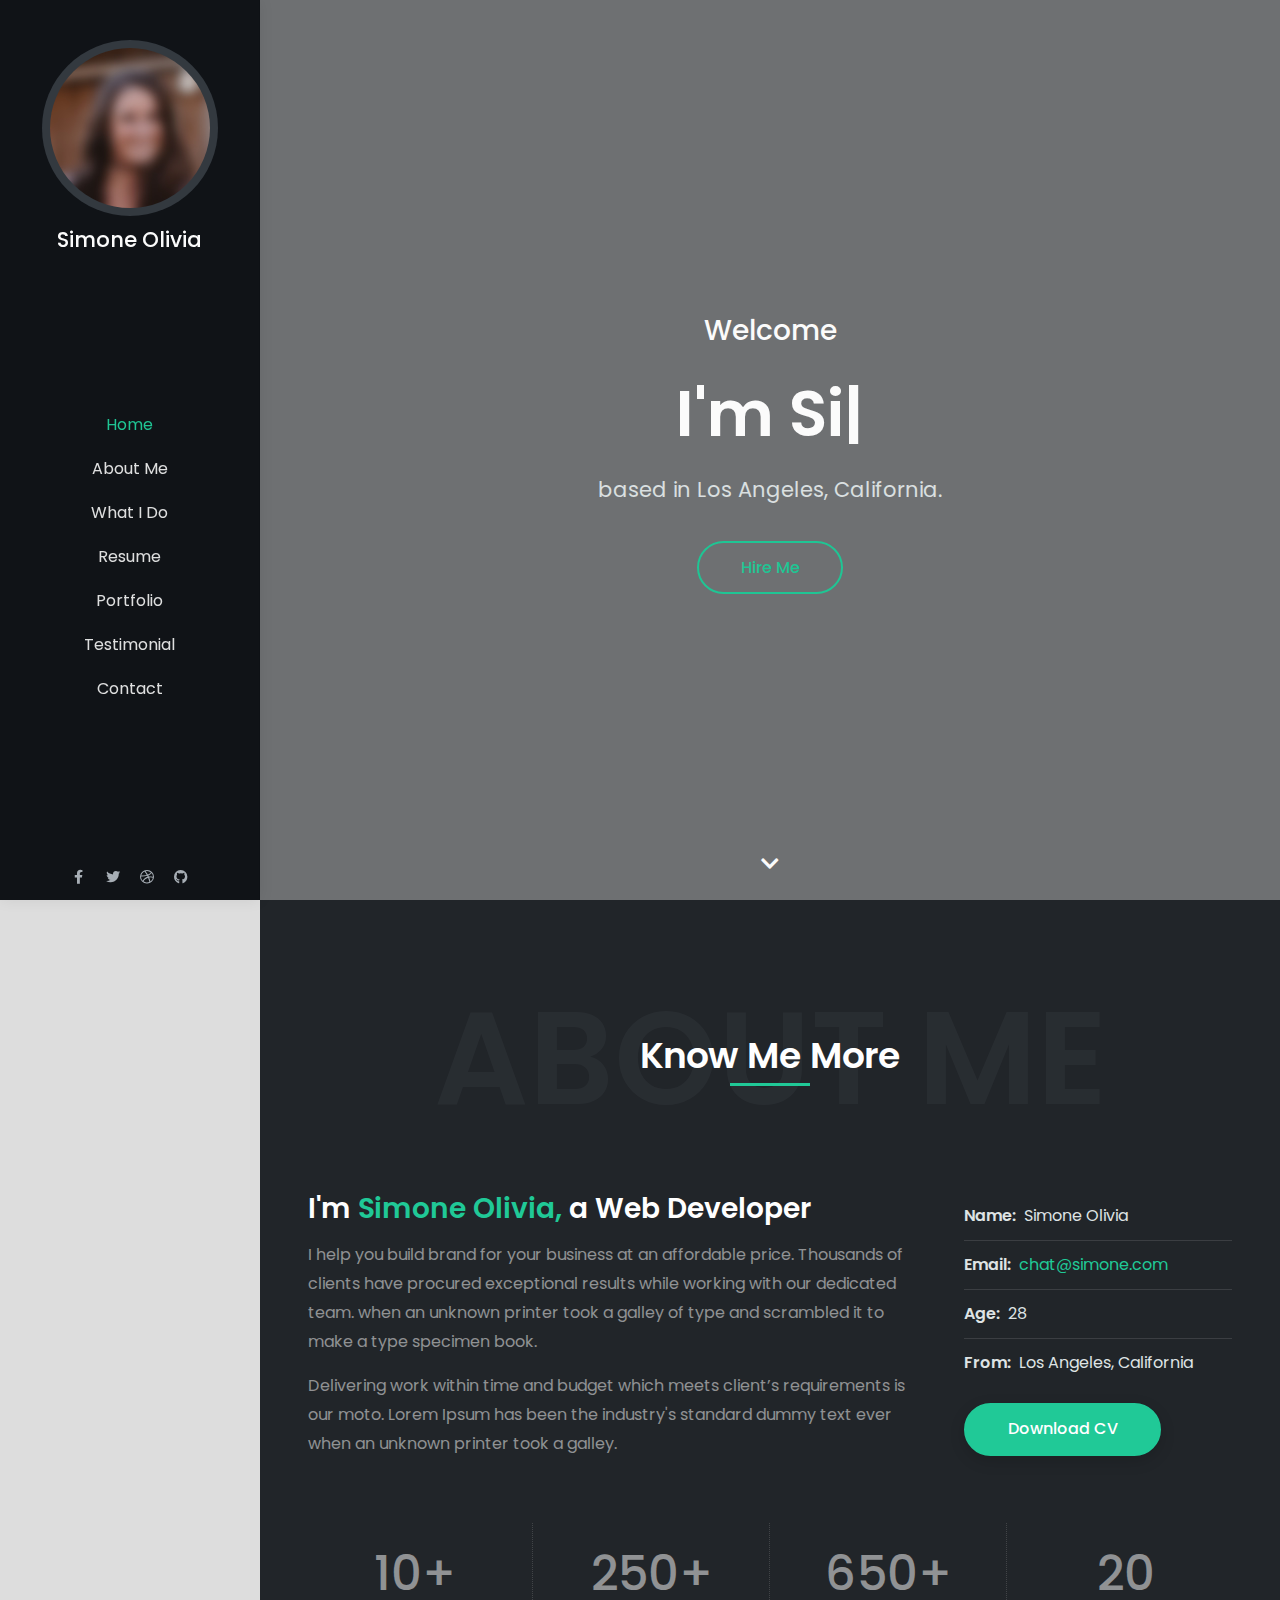
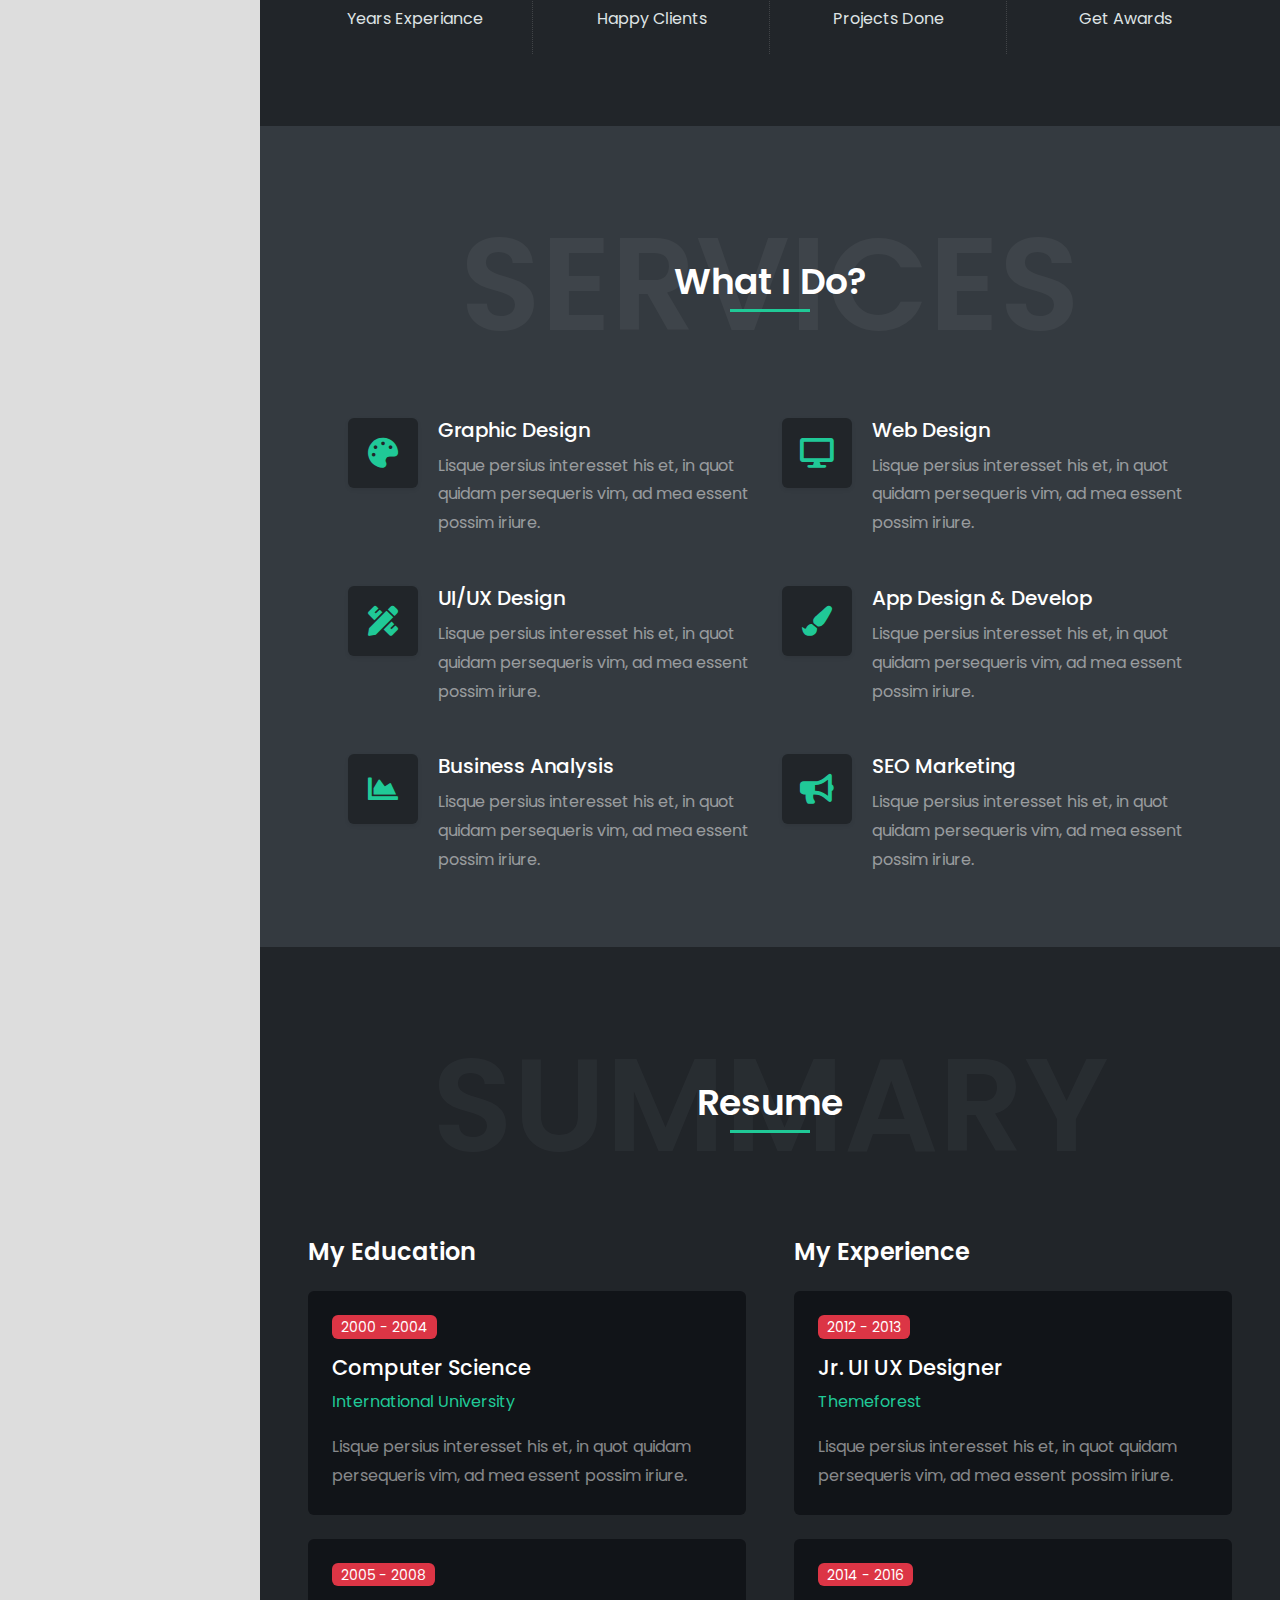
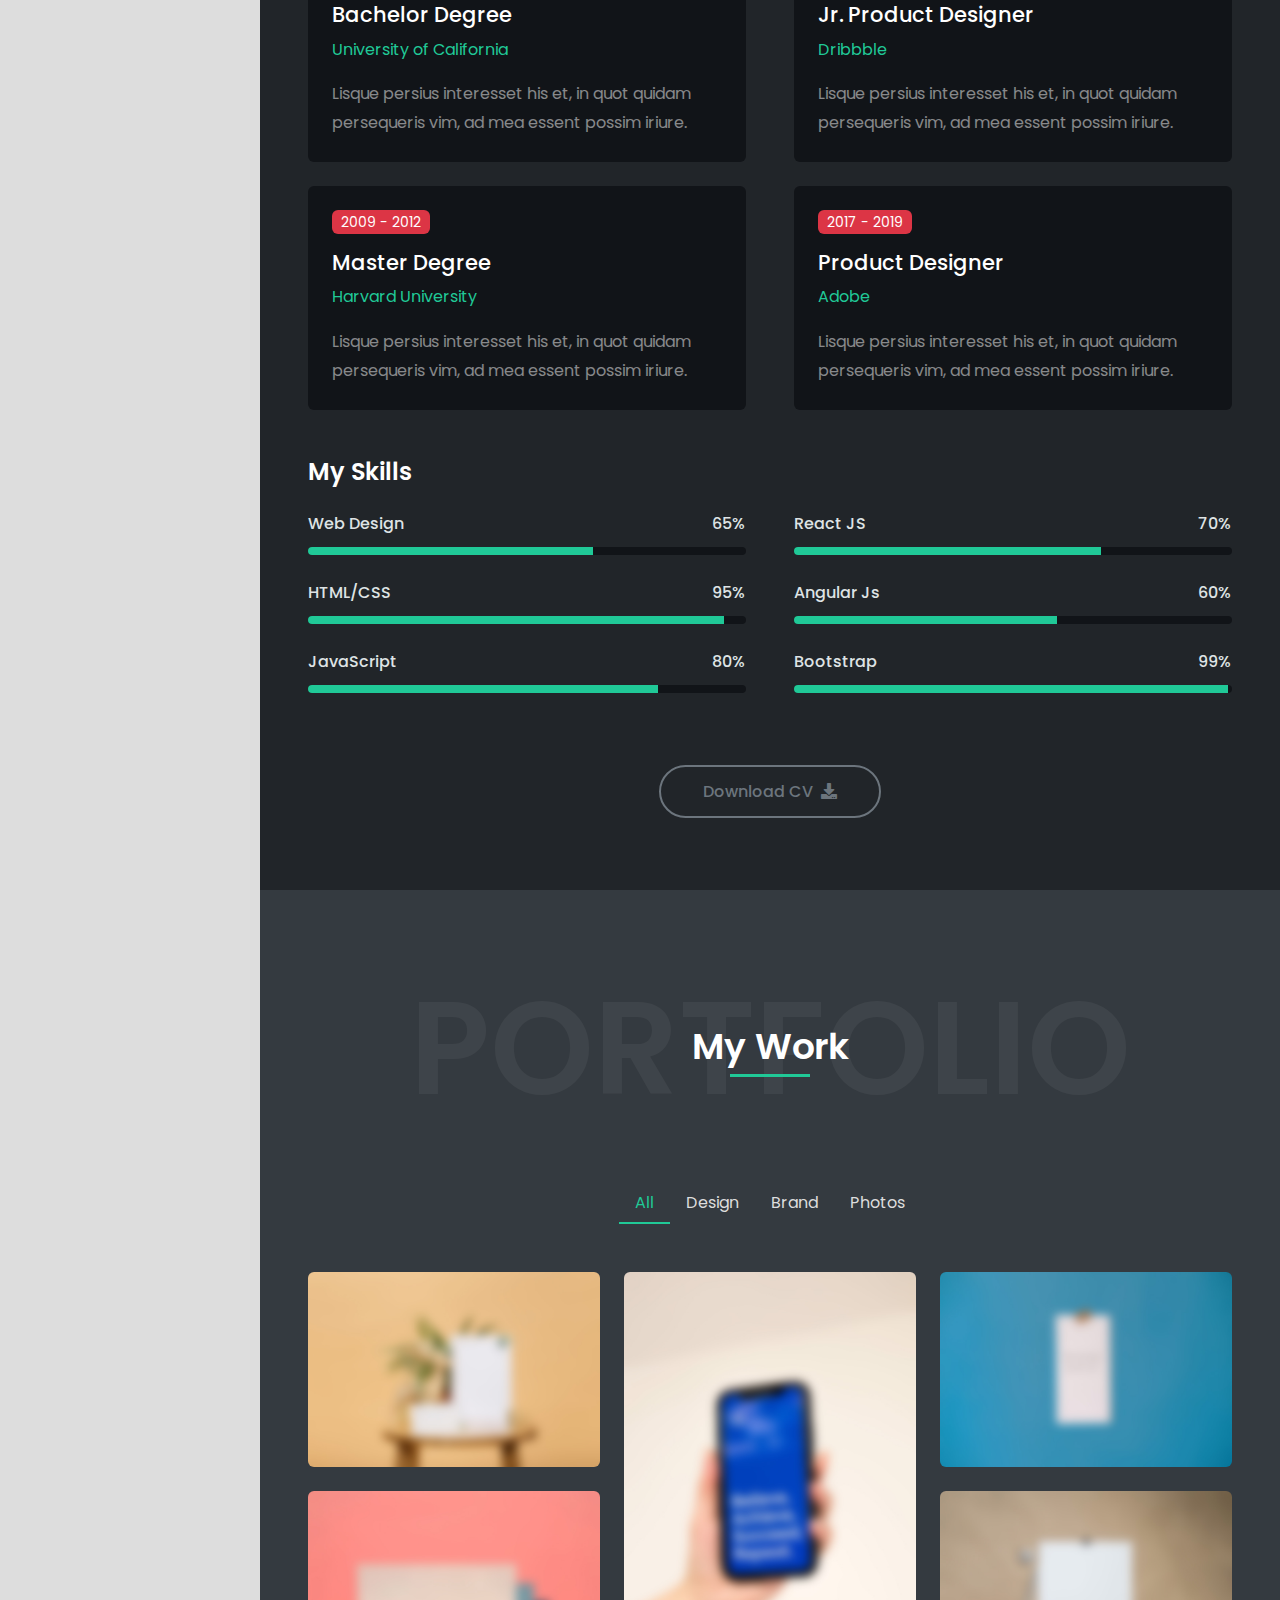
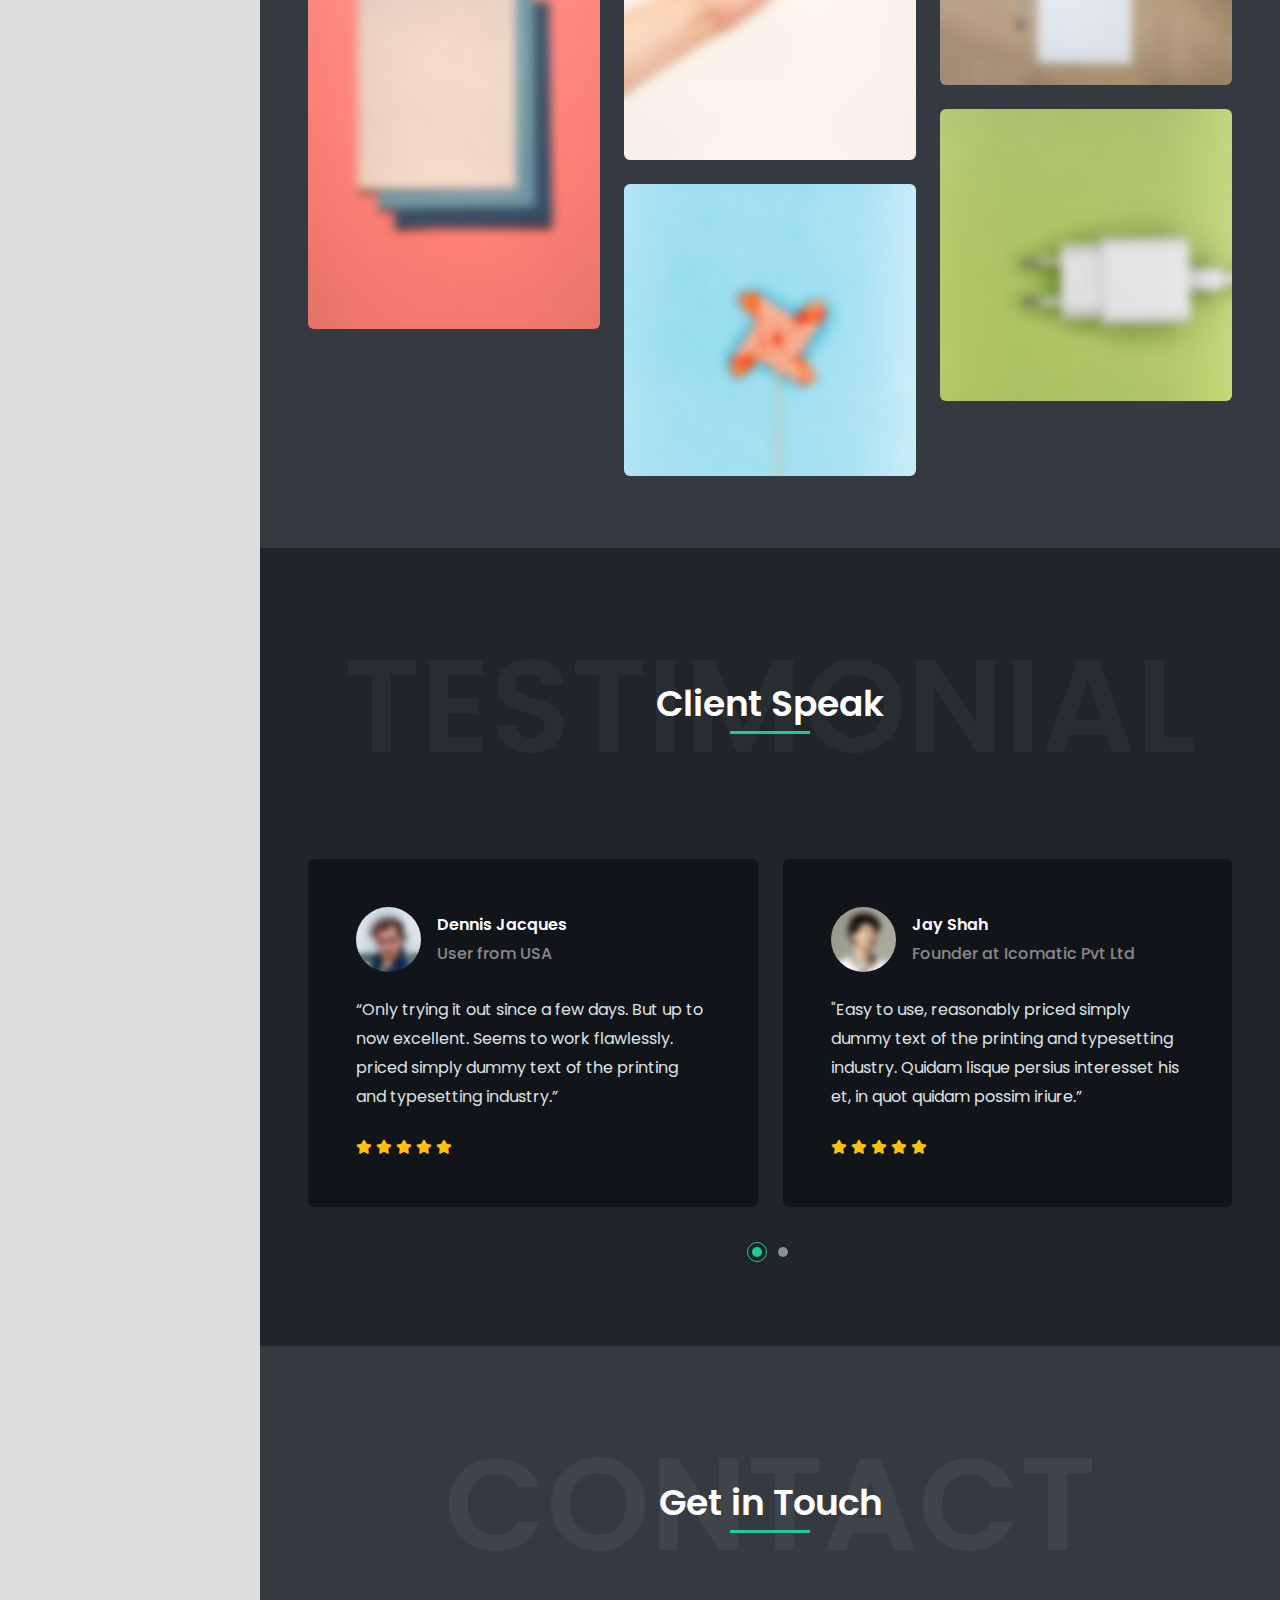
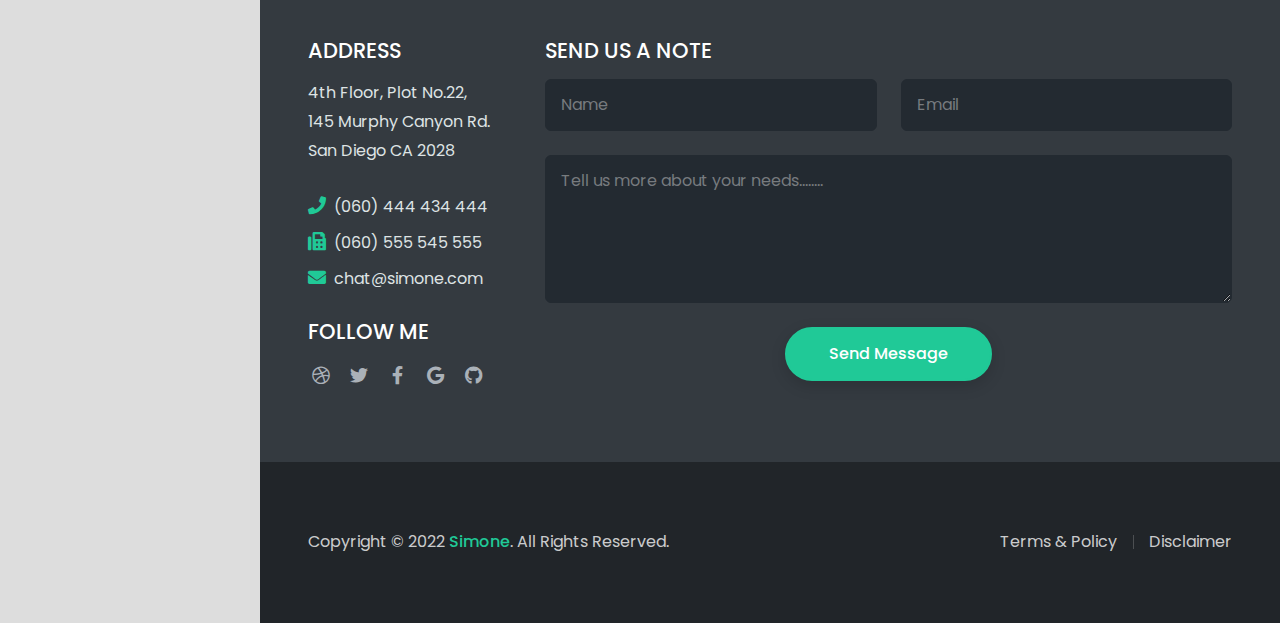
<file: index-video-youtube-dark.html>
<!DOCTYPE html>
<html lang="en">
<head>
<meta charset="UTF-8" />
<meta http-equiv="X-UA-Compatible" content="IE=edge">
<meta name="viewport" content="width=device-width, initial-scale=1">
<link href="images/favicon.png" rel="icon" />
<title>Simone - Personal Portfolio Template</title>
<meta name="description" content="Simone is responsive bootstrap 5 one page personal portfolio html template.">
<meta name="author" content="harnishdesign.net">

<!-- Web Fonts -->
<link href="https://fonts.googleapis.com/css2?family=Poppins:ital,wght@0,100;0,200;0,300;0,400;0,500;0,600;0,700;0,800;0,900;1,100;1,200;1,300;1,400;1,500;1,600;1,700;1,800;1,900&display=swap" rel="stylesheet">

<!-- Stylesheet
============================== -->
<!-- Bootstrap -->
<link rel="stylesheet" type="text/css" href="vendor/bootstrap/css/bootstrap.min.css" />
<!-- Font Awesome Icon -->
<link rel="stylesheet" type="text/css" href="vendor/font-awesome/css/all.min.css" />
<!-- Owl Carousel -->
<link rel="stylesheet" type="text/css" href="vendor/owl.carousel/assets/owl.carousel.min.css" />
<!-- Magnific Popup -->
<link rel="stylesheet" type="text/css" href="vendor/magnific-popup/magnific-popup.min.css" />
<!-- Youtube Video Background -->
<link rel="stylesheet" type="text/css" href="vendor/jquery.mb.YTPlayer/css/jquery.mb.YTPlayer.min.css" />
<!-- Custom Stylesheet -->
<link rel="stylesheet" type="text/css" href="css/stylesheet.css" />
</head>

<body class="side-header" data-bs-spy="scroll" data-bs-target="#header-nav" data-bs-offset="1">

<!-- Preloader -->
<div class="preloader preloader-dark">
  <div class="lds-ellipsis">
    <div></div>
    <div></div>
    <div></div>
    <div></div>
  </div>
</div>
<!-- Preloader End --> 

<!-- Document Wrapper   
=============================== -->
<div id="main-wrapper"> 
	<!-- Header
  ============================ -->
  <header id="header" class="sticky-top"> 
    <!-- Navbar -->
    <nav class="primary-menu navbar navbar-expand-lg navbar-dark bg-dark border-bottom-0">
      <div class="container-fluid position-relative h-100 flex-lg-column ps-3 px-lg-3 pt-lg-3 pb-lg-2"> 
        
        <!-- Logo --> 
        <a href="index.html" class="mb-lg-auto mt-lg-4">
			<span class="bg-dark-2 rounded-pill p-2 mb-lg-1 d-none d-lg-inline-block">
				<img class="img-fluid rounded-pill d-block" src="images/profile.jpg" title="I'm Simone" alt="">
			</span>
			<h1 class="text-5 text-white text-center mb-0 d-lg-block">Simone Olivia</h1>
        </a> 
        <!-- Logo End -->
        
        <div id="header-nav" class="collapse navbar-collapse w-100 my-lg-auto">
          <ul class="navbar-nav text-lg-center my-lg-auto py-lg-3">
            <li class="nav-item"><a class="nav-link smooth-scroll active" href="#home">Home</a></li>
            <li class="nav-item"><a class="nav-link smooth-scroll" href="#about">About Me</a></li>
            <li class="nav-item"><a class="nav-link smooth-scroll" href="#services">What I Do</a></li>
            <li class="nav-item"><a class="nav-link smooth-scroll" href="#resume">Resume</a></li>
            <li class="nav-item"><a class="nav-link smooth-scroll" href="#portfolio">Portfolio</a></li>
            <li class="nav-item"><a class="nav-link smooth-scroll" href="#testimonial">Testimonial</a></li>
            <li class="nav-item"><a class="nav-link smooth-scroll" href="#contact">Contact</a></li>
          </ul>
        </div>
        <ul class="social-icons social-icons-muted social-icons-sm mt-lg-auto ms-auto ms-lg-0 d-flex">
          <li class="social-icons-facebook"><a data-bs-toggle="tooltip" title="Facebook" href="http://www.facebook.com/" target="_blank"><i class="fab fa-facebook-f"></i></a></li>
          <li class="social-icons-twitter"><a data-bs-toggle="tooltip" title="Twitter" href="http://www.twitter.com/" target="_blank"><i class="fab fa-twitter"></i></a></li>
          <li class="social-icons-dribbble"><a data-bs-toggle="tooltip" title="Dribbble" data-bs-placement="top" href="http://www.dribbble.com/" target="_blank"><i class="fab fa-dribbble"></i></a></li>
          <li class="social-icons-github"><a data-bs-toggle="tooltip" title="GitHub" data-bs-placement="top" href="http://www.google.com/" target="_blank" ><i class="fab fa-github"></i></a></li>
        </ul>
        <button class="navbar-toggler" type="button" data-bs-toggle="collapse" data-bs-target="#header-nav"><span></span><span></span><span></span></button>
      </div>
    </nav>
    <!-- Navbar End --> 
  </header>
  <!-- Header End --> 
		
  <!-- Content
  ============================================= -->
  <div id="content" role="main"> 
    
    <!-- Intro
    ============================================= -->
    <section id="home">
      <div class="hero-wrap">
        <div class="hero-mask opacity-6 bg-dark"></div>
        <div class="player" data-property="{videoURL:'https://youtu.be/PMNnEEEacCg',containment:'#home', showControls:false, autoPlay:true, loop:true, mute:true, startAt:0, opacity:1}"></div>
		<div class="hero-content section d-flex min-vh-100">
          <div class="container my-auto">
            <div class="row">
              <div class="col-12 text-center">
                <div class="typed-strings">
                  <p>I'm Simone Olivia</p>
                  <p>I'm a Freelancer.</p>
                  <p>I'm a Photographer.</p>
                  <p>I'm a Designer.</p>
                </div>
                <p class="text-7 fw-500 text-white mb-2 mb-md-3">Welcome</p>
                <h2 class="text-16 fw-600 text-white mb-2 mb-md-3"><span class="typed"></span></h2>
                <p class="text-5 text-light mb-4">based in Los Angeles, California.</p>
				<a href="#contact" class="btn btn-outline-primary rounded-pill shadow-none smooth-scroll mt-2">Hire Me</a>
              </div>
            </div>
          </div>
          <a href="#about" class="scroll-down-arrow text-white smooth-scroll"><span class="animated"><i class="fa fa-chevron-down"></i></span></a> </div>
      </div>
    </section>
    <!-- Intro end --> 
    
    <!-- About
    ============================================= -->
    <section id="about" class="section bg-dark-1">
      <div class="container px-lg-5"> 
        <!-- Heading -->
        <div class="position-relative d-flex text-center mb-5">
          <h2 class="text-24 text-muted opacity-1 text-uppercase fw-600 w-100 mb-0">About Me</h2>
          <p class="text-9 text-white fw-600 position-absolute w-100 align-self-center lh-base mb-0">Know Me More<span class="heading-separator-line border-bottom border-3 border-primary d-block mx-auto"></span> </p>
        </div>
        <!-- Heading end-->
        
        <div class="row gy-5">
          <div class="col-lg-7 col-xl-8 text-center text-lg-start">
            <h2 class="text-7 text-white fw-600 mb-3">I'm <span class="text-primary">Simone Olivia,</span> a Web Developer</h2>
            <p class="text-white-50">I help you build brand for your business at an affordable price. Thousands of clients have procured exceptional results while working with our dedicated team. when an unknown printer took a galley of type and scrambled it to make a type specimen book.</p>
            <p class="text-white-50">Delivering work within time and budget which meets client’s requirements is our moto. Lorem Ipsum has been the industry's standard dummy text ever when an unknown printer took a galley.</p>
          </div>
          <div class="col-lg-5 col-xl-4">
            <div class="ps-lg-4">
              <ul class="list-style-2 list-style-light text-light">
                <li><span class="fw-600 me-2">Name:</span>Simone Olivia</li>
                <li><span class="fw-600 me-2">Email:</span><a href="mailto:chat@simone.com">chat@simone.com</a></li>
                <li><span class="fw-600 me-2">Age:</span>28</li>
                <li class="border-0"><span class="fw-600 me-2">From:</span>Los Angeles, California</li>
              </ul>
              <a href="#" class="btn btn-primary rounded-pill">Download CV</a> </div>
          </div>
        </div>
        <div class="brands-grid separator-border separator-border-light mt-5">
          <div class="row">
            <div class="col-6 col-md-3">
              <div class="featured-box text-center">
                <h4 class="text-12 text-white-50 mb-0"><span class="counter" data-from="0" data-to="10">10</span>+</h4>
                <p class="text-light mb-0">Years Experiance</p>
              </div>
            </div>
            <div class="col-6 col-md-3">
              <div class="featured-box text-center">
                <h4 class="text-12 text-white-50 mb-0"><span class="counter" data-from="0" data-to="250">250</span>+</h4>
                <p class="text-light mb-0">Happy Clients</p>
              </div>
            </div>
            <div class="col-6 col-md-3">
              <div class="featured-box text-center">
                <h4 class="text-12 text-white-50 mb-0"><span class="counter" data-from="0" data-to="650">650</span>+</h4>
                <p class="text-light mb-0">Projects Done</p>
              </div>
            </div>
            <div class="col-6 col-md-3">
              <div class="featured-box text-center">
                <h4 class="text-12 text-white-50 mb-0"><span class="counter" data-from="0" data-to="38">20</span></h4>
                <p class="text-light mb-0">Get Awards</p>
              </div>
            </div>
          </div>
        </div>
      </div>
    </section>
    <!-- About end --> 
    
    <!-- Services
    ============================================= -->
    <section id="services" class="section bg-dark-2">
      <div class="container px-lg-5"> 
        <!-- Heading -->
        <div class="position-relative d-flex text-center mb-5">
          <h2 class="text-24 text-white-50 opacity-1 text-uppercase fw-600 w-100 mb-0">Services</h2>
          <p class="text-9 text-white fw-600 position-absolute w-100 align-self-center lh-base mb-0">What I Do?<span class="heading-separator-line border-bottom border-3 border-primary d-block mx-auto"></span> </p>
        </div>
        <!-- Heading end-->
        
        <div class="row">
          <div class="col-lg-11 mx-auto">
            <div class="row">
              <div class="col-md-6">
                <div class="featured-box style-3 mb-5">
                  <div class="featured-box-icon text-primary bg-dark-1 shadow-sm rounded"> <i class="fas fa-palette"></i> </div>
                  <h3 class="text-white">Graphic Design</h3>
                  <p class="text-white-50 mb-0">Lisque persius interesset his et, in quot quidam persequeris vim, ad mea essent possim iriure.</p>
                </div>
              </div>
              <div class="col-md-6">
                <div class="featured-box style-3 mb-5">
                  <div class="featured-box-icon text-primary bg-dark-1 shadow-sm rounded"> <i class="fas fa-desktop"></i></div>
                  <h3 class="text-white">Web Design</h3>
                  <p class="text-white-50 mb-0">Lisque persius interesset his et, in quot quidam persequeris vim, ad mea essent possim iriure.</p>
                </div>
              </div>
              <div class="col-md-6">
                <div class="featured-box style-3 mb-5">
                  <div class="featured-box-icon text-primary bg-dark-1 shadow-sm rounded"> <i class="fas fa-pencil-ruler"></i> </div>
                  <h3 class="text-white">UI/UX Design</h3>
                  <p class="text-white-50 mb-0">Lisque persius interesset his et, in quot quidam persequeris vim, ad mea essent possim iriure.</p>
                </div>
              </div>
              <div class="col-md-6">
                <div class="featured-box style-3 mb-5">
                  <div class="featured-box-icon text-primary bg-dark-1 shadow-sm rounded"> <i class="fas fa-paint-brush"></i> </div>
                  <h3 class="text-white">App Design &amp; Develop</h3>
                  <p class="text-white-50 mb-0">Lisque persius interesset his et, in quot quidam persequeris vim, ad mea essent possim iriure.</p>
                </div>
              </div>
              <div class="col-md-6">
                <div class="featured-box style-3 mb-5 mb-md-0">
                  <div class="featured-box-icon text-primary bg-dark-1 shadow-sm rounded"> <i class="fas fa-chart-area"></i> </div>
                  <h3 class="text-white">Business Analysis</h3>
                  <p class="text-white-50 mb-0">Lisque persius interesset his et, in quot quidam persequeris vim, ad mea essent possim iriure.</p>
                </div>
              </div>
              <div class="col-md-6">
                <div class="featured-box style-3 mb-0">
                  <div class="featured-box-icon text-primary bg-dark-1 shadow-sm rounded"> <i class="fas fa-bullhorn"></i> </div>
                  <h3 class="text-white">SEO Marketing</h3>
                  <p class="text-white-50 mb-0">Lisque persius interesset his et, in quot quidam persequeris vim, ad mea essent possim iriure.</p>
                </div>
              </div>
            </div>
          </div>
        </div>
      </div>
    </section>
    <!-- Services end --> 
    
    <!-- Resume
    ============================================= -->
    <section id="resume" class="section bg-dark-1">
      <div class="container px-lg-5"> 
        <!-- Heading -->
        <div class="position-relative d-flex text-center mb-5">
          <h2 class="text-24 text-muted opacity-1 text-uppercase fw-600 w-100 mb-0">Summary</h2>
          <p class="text-9 text-white fw-600 position-absolute w-100 align-self-center lh-base mb-0">Resume<span class="heading-separator-line border-bottom border-3 border-primary d-block mx-auto"></span> </p>
        </div>
        <!-- Heading end-->
        
        <div class="row gx-5"> 
          <!-- My Education -->
          <div class="col-md-6">
            <h2 class="text-6 text-white fw-600 mb-4">My Education</h2>
            <div class="bg-dark rounded p-4 mb-4">
              <p class="badge bg-danger text-2 fw-400">2000 - 2004</p>
              <h3 class="text-5 text-white">Computer Science</h3>
              <p class="text-primary">International University</p>
              <p class="text-white-50 mb-0">Lisque persius interesset his et, in quot quidam persequeris vim, ad mea essent possim iriure.</p>
            </div>
            <div class="bg-dark rounded p-4 mb-4">
              <p class="badge bg-danger text-2 fw-400">2005 - 2008</p>
              <h3 class="text-5 text-white">Bachelor Degree</h3>
              <p class="text-primary">University of California</p>
              <p class="text-white-50 mb-0">Lisque persius interesset his et, in quot quidam persequeris vim, ad mea essent possim iriure.</p>
            </div>
            <div class="bg-dark rounded p-4 mb-4">
              <p class="badge bg-danger text-2 fw-400">2009 - 2012</p>
              <h3 class="text-5 text-white">Master Degree</h3>
              <p class="text-primary">Harvard University</p>
              <p class="text-white-50 mb-0">Lisque persius interesset his et, in quot quidam persequeris vim, ad mea essent possim iriure.</p>
            </div>
          </div>
          
          <!-- My Experience -->
          <div class="col-md-6">
            <h2 class="text-6 text-white fw-600 mb-4">My Experience</h2>
            <div class="bg-dark rounded p-4 mb-4">
              <p class="badge bg-danger text-2 fw-400">2012 - 2013</p>
              <h3 class="text-5 text-white">Jr. UI UX Designer</h3>
              <p class="text-primary">Themeforest</p>
              <p class="text-white-50 mb-0">Lisque persius interesset his et, in quot quidam persequeris vim, ad mea essent possim iriure.</p>
            </div>
            <div class="bg-dark rounded p-4 mb-4">
              <p class="badge bg-danger text-2 fw-400">2014 - 2016</p>
              <h3 class="text-5 text-white">Jr. Product Designer</h3>
              <p class="text-primary">Dribbble</p>
              <p class="text-white-50 mb-0">Lisque persius interesset his et, in quot quidam persequeris vim, ad mea essent possim iriure.</p>
            </div>
            <div class="bg-dark rounded p-4 mb-4">
              <p class="badge bg-danger text-2 fw-400">2017 - 2019</p>
              <h3 class="text-5 text-white">Product Designer</h3>
              <p class="text-primary">Adobe</p>
              <p class="text-white-50 mb-0">Lisque persius interesset his et, in quot quidam persequeris vim, ad mea essent possim iriure.</p>
            </div>
          </div>
        </div>
        <!-- My Skills -->
		<h2 class="text-6 text-white fw-600 mt-4 mb-4">My Skills</h2>
        <div class="row gx-5">
          <div class="col-md-6">
            <p class="text-light fw-500 text-start mb-2">Web Design <span class="float-end">65%</span></p>
            <div class="progress progress-sm bg-dark mb-4">
              <div class="progress-bar" role="progressbar" style="width: 65%" aria-valuenow="65" aria-valuemin="0" aria-valuemax="100"></div>
            </div>
            <p class="text-light fw-500 text-start mb-2">HTML/CSS <span class="float-end">95%</span></p>
            <div class="progress progress-sm bg-dark mb-4">
              <div class="progress-bar" role="progressbar" style="width: 95%" aria-valuenow="95" aria-valuemin="0" aria-valuemax="100"></div>
            </div>
            <p class="text-light fw-500 text-start mb-2">JavaScript <span class="float-end">80%</span></p>
            <div class="progress progress-sm bg-dark mb-4">
              <div class="progress-bar" role="progressbar" style="width: 80%" aria-valuenow="80" aria-valuemin="0" aria-valuemax="100"></div>
            </div>
          </div>
          <div class="col-md-6">
            <p class="text-light fw-500 text-start mb-2">React JS <span class="float-end">70%</span></p>
            <div class="progress progress-sm bg-dark mb-4">
              <div class="progress-bar" role="progressbar" style="width: 70%" aria-valuenow="70" aria-valuemin="0" aria-valuemax="100"></div>
            </div>
            <p class="text-light fw-500 text-start mb-2">Angular Js <span class="float-end">60%</span></p>
            <div class="progress progress-sm bg-dark mb-4">
              <div class="progress-bar" role="progressbar" style="width: 60%" aria-valuenow="60" aria-valuemin="0" aria-valuemax="100"></div>
            </div>
            <p class="text-light fw-500 text-start mb-2">Bootstrap <span class="float-end">99%</span></p>
            <div class="progress progress-sm bg-dark mb-4">
              <div class="progress-bar" role="progressbar" style="width: 99%" aria-valuenow="99" aria-valuemin="0" aria-valuemax="100"></div>
            </div>
          </div>
        </div>
        <div class="text-center mt-5"><a href="#" class="btn btn-outline-secondary rounded-pill shadow-none">Download CV <span class="ms-1"><i class="fas fa-download"></i></span></a></div>
      </div>
    </section>
    <!-- Resume end --> 
    
    <!-- Portfolio
    ============================================= -->
    <section id="portfolio" class="section bg-dark-2">
      <div class="container px-lg-5"> 
        <!-- Heading -->
        <div class="position-relative d-flex text-center mb-5">
          <h2 class="text-24 text-white-50 opacity-1 text-uppercase fw-600 w-100 mb-0">Portfolio</h2>
          <p class="text-9 text-white fw-600 position-absolute w-100 align-self-center lh-base mb-0">My Work<span class="heading-separator-line border-bottom border-3 border-primary d-block mx-auto"></span> </p>
        </div>
        <!-- Heading end--> 
        
        <!-- Filter Menu -->
        <ul class="portfolio-menu nav nav-tabs nav-light justify-content-center border-bottom-0 mb-5">
          <li class="nav-item"> <a data-filter="*" class="nav-link active" href="">All</a></li>
          <li class="nav-item"> <a data-filter=".design" href="" class="nav-link">Design</a></li>
          <li class="nav-item"> <a data-filter=".brand" href="" class="nav-link">Brand</a></li>
          <li class="nav-item"> <a data-filter=".photos" href="" class="nav-link">Photos</a></li>
        </ul>
        <!-- Filter Menu end -->
        <div class="portfolio popup-ajax-gallery">
          <div class="row portfolio-filter g-4">
            <div class="col-sm-6 col-lg-4 brand">
              <div class="portfolio-box rounded">
                <div class="portfolio-img rounded"> <img class="img-fluid d-block" src="images/projects/project-1.jpg" alt="">
                  <div class="portfolio-overlay"> <a class="popup-ajax stretched-link" href="ajax/portfolio-ajax-project-dark-1.html"></a>
                    <div class="portfolio-overlay-details">
                      <h5 class="text-white fw-400">Project Title</h5>
                      <span class="text-light">Category</span> </div>
                  </div>
                </div>
              </div>
            </div>
            <div class="col-sm-6 col-lg-4 design">
              <div class="portfolio-box rounded">
                <div class="portfolio-img rounded"> <img class="img-fluid d-block" src="images/projects/project-2.jpg" alt="">
                  <div class="portfolio-overlay"> <a class="popup-ajax stretched-link" href="ajax/portfolio-ajax-project-dark-2.html"></a>
                    <div class="portfolio-overlay-details">
                      <h5 class="text-white fw-400">Project Title</h5>
                      <span class="text-light">Category</span> </div>
                  </div>
                </div>
              </div>
            </div>
            <div class="col-sm-6 col-lg-4 artwork photos">
              <div class="portfolio-box rounded">
                <div class="portfolio-img rounded"> <img class="img-fluid d-block" src="images/projects/project-3.jpg" alt="">
                  <div class="portfolio-overlay"> <a class="popup-ajax stretched-link" href="ajax/portfolio-ajax-project-dark-3.html"></a>
                    <div class="portfolio-overlay-details">
                      <h5 class="text-white fw-400">Project Title</h5>
                      <span class="text-light">Category</span> </div>
                  </div>
                </div>
              </div>
            </div>
            <div class="col-sm-6 col-lg-4 artwork brand photos">
              <div class="portfolio-box rounded">
                <div class="portfolio-img rounded"> <img class="img-fluid d-block" src="images/projects/project-4.jpg" alt="">
                  <div class="portfolio-overlay"> <a class="popup-ajax stretched-link" href="ajax/portfolio-ajax-project-dark-4.html"></a>
                    <div class="portfolio-overlay-details">
                      <h5 class="text-white fw-400">Project Title</h5>
                      <span class="text-light">Category</span> </div>
                  </div>
                </div>
              </div>
            </div>
            <div class="col-sm-6 col-lg-4 design">
              <div class="portfolio-box rounded">
                <div class="portfolio-img rounded"> <img class="img-fluid d-block" src="images/projects/project-5.jpg" alt="">
                  <div class="portfolio-overlay"> <a class="popup-ajax stretched-link" href="ajax/portfolio-ajax-project-dark-5.html"></a>
                    <div class="portfolio-overlay-details">
                      <h5 class="text-white fw-400">Project Title</h5>
                      <span class="text-light">Category</span> </div>
                  </div>
                </div>
              </div>
            </div>
            <div class="col-sm-6 col-lg-4 brand">
              <div class="portfolio-box rounded">
                <div class="portfolio-img rounded"> <img class="img-fluid d-block" src="images/projects/project-6.jpg" alt="">
                  <div class="portfolio-overlay"> <a class="popup-ajax stretched-link" href="ajax/portfolio-ajax-project-dark-6.html"></a>
                    <div class="portfolio-overlay-details">
                      <h5 class="text-white fw-400">Project Title</h5>
                      <span class="text-light">Category</span> </div>
                  </div>
                </div>
              </div>
            </div>
            <div class="col-sm-6 col-lg-4 design photos">
              <div class="portfolio-box rounded">
                <div class="portfolio-img rounded"> <img class="img-fluid d-block" src="images/projects/project-7.jpg" alt="">
                  <div class="portfolio-overlay"> <a class="popup-ajax stretched-link" href="ajax/portfolio-ajax-project-dark-7.html"></a>
                    <div class="portfolio-overlay-details">
                      <h5 class="text-white fw-400">Project Title</h5>
                      <span class="text-light">Category</span> </div>
                  </div>
                </div>
              </div>
            </div>
          </div>
        </div>
      </div>
    </section>
    <!-- Portfolio end --> 
    
    <!-- Testimonial
    ============================================= -->
    <section id="testimonial" class="section bg-dark-1">
      <div class="container px-lg-5"> 
        <!-- Heading -->
        <div class="position-relative d-flex text-center mb-5">
          <h2 class="text-24 text-muted opacity-1 text-uppercase fw-600 w-100 mb-0">Testimonial</h2>
          <p class="text-9 text-white fw-600 position-absolute w-100 align-self-center lh-base mb-0">Client Speak<span class="heading-separator-line border-bottom border-3 border-primary d-block mx-auto"></span> </p>
        </div>
        <!-- Heading end-->
        
        <div class="owl-carousel owl-light owl-theme" data-loop="true" data-nav="false" data-autoplay="false" data-margin="25" data-stagepadding="0" data-slideby="1" data-items-xs="1" data-items-sm="1" data-items-md="1" data-items-lg="2">
          <div class="item">
            <div class="bg-dark rounded p-5">
              <div class="d-flex align-items-center mt-auto mb-4"> <img class="img-fluid rounded-circle d-inline-block w-auto" src="images/testimonial/client-sm-3.jpg" alt="">
                <p class="ms-3 mb-0"><strong class="d-block text-white fw-600">Dennis Jacques</strong> <span class="text-white-50 fw-500">User from USA</span></p>
              </div>
              <p class="text-light mb-4">“Only trying it out since a few days. But up to now excellent. Seems to work flawlessly. priced simply dummy text of the printing and typesetting industry.”</p>
              <span class="text-2"> <i class="fas fa-star text-warning"></i> <i class="fas fa-star text-warning"></i> <i class="fas fa-star text-warning"></i> <i class="fas fa-star text-warning"></i> <i class="fas fa-star text-warning"></i> </span> </div>
          </div>
          <div class="item">
            <div class="bg-dark rounded p-5">
              <div class="d-flex align-items-center mt-auto mb-4"> <img class="img-fluid rounded-circle d-inline-block w-auto" src="images/testimonial/client-sm-1.jpg" alt="">
                <p class="ms-3 mb-0"><strong class="d-block text-white fw-600">Jay Shah</strong> <span class="text-white-50 fw-500">Founder at Icomatic Pvt Ltd</span></p>
              </div>
              <p class="text-light mb-4">"Easy to use, reasonably priced simply dummy text of the printing and typesetting industry. Quidam lisque persius interesset his et, in quot quidam possim iriure.”</p>
              <span class="text-2"> <i class="fas fa-star text-warning"></i> <i class="fas fa-star text-warning"></i> <i class="fas fa-star text-warning"></i> <i class="fas fa-star text-warning"></i> <i class="fas fa-star text-warning"></i> </span> </div>
          </div>
          <div class="item">
            <div class="bg-dark rounded p-5">
              <div class="d-flex align-items-center mt-auto mb-4"> <img class="img-fluid rounded-circle d-inline-block w-auto" src="images/testimonial/client-sm-2.jpg" alt="">
                <p class="ms-3 mb-0"><strong class="d-block text-white fw-600">Patrick Cary</strong> <span class="text-white-50 fw-500">Freelancer from USA</span></p>
              </div>
              <p class="text-light mb-4">“I am happy Working with printing and typesetting industry. Quidam lisque persius interesset his et, in quot quidam persequeris essent possim iriure.”</p>
              <span class="text-2"> <i class="fas fa-star text-warning"></i> <i class="fas fa-star text-warning"></i> <i class="fas fa-star text-warning"></i> <i class="fas fa-star text-warning"></i> <i class="fas fa-star text-warning"></i> </span> </div>
          </div>
          <div class="item">
            <div class="bg-dark rounded p-5">
              <div class="d-flex align-items-center mt-auto mb-4"> <img class="img-fluid rounded-circle d-inline-block w-auto" src="images/testimonial/client-sm-4.jpg" alt="">
                <p class="ms-3 mb-0"><strong class="d-block text-white fw-600">Chris Tom</strong> <span class="text-white-50 fw-500">User from UK</span></p>
              </div>
              <p class="text-light mb-4">“I have used them twice now. Good rates, very efficient service and priced simply dummy text of the printing and typesetting industry quidam interesset his et. Excellent.”</p>
              <span class="text-2"> <i class="fas fa-star text-warning"></i> <i class="fas fa-star text-warning"></i> <i class="fas fa-star text-warning"></i> <i class="fas fa-star text-warning"></i> <i class="fas fa-star text-warning"></i> </span> </div>
          </div>
        </div>
      </div>
    </section>
    <!-- Testimonial end --> 
    
    <!-- Contact Me
    ============================================= -->
    <section id="contact" class="section bg-dark-2">
      <div class="container px-lg-5">
        <!-- Heading -->
        <div class="position-relative d-flex text-center mb-5">
          <h2 class="text-24 text-white-50 opacity-1 text-uppercase fw-600 w-100 mb-0">Contact</h2>
          <p class="text-9 text-white fw-600 position-absolute w-100 align-self-center lh-base mb-0">Get in Touch<span class="heading-separator-line border-bottom border-3 border-primary d-block mx-auto"></span> </p>
        </div>
        <!-- Heading end-->
        <div class="row gy-5">
          <div class="col-md-4 col-xl-3 order-1 order-md-0 text-center text-md-start">
            <h2 class="mb-3 text-5 text-white text-uppercase">Address</h2>
            <p class="text-3 text-light mb-4">4th Floor, Plot No.22,<br>
              145 Murphy Canyon Rd.<br>
              San Diego CA 2028 </p>
            <p class="text-3 text-light mb-1"><span class="text-primary text-4 me-2"><i class="fas fa-phone"></i></span>(060) 444 434 444</p>
            <p class="text-3 text-light mb-1"><span class="text-primary text-4 me-2"><i class="fas fa-fax"></i></span>(060) 555 545 555</p>
            <p class="text-3 text-light mb-4"><span class="text-primary text-4 me-2"><i class="fas fa-envelope"></i></span>chat@simone.com</p>
            <h2 class="mb-3 text-5 text-white text-uppercase">Follow Me</h2>
            <ul class="social-icons social-icons-muted justify-content-center justify-content-md-start">
              <li class="social-icons-dribbble"><a data-bs-toggle="tooltip" href="http://www.dribbble.com/harnishdesign/" target="_blank" title="Dribbble"><i class="fab fa-dribbble"></i></a></li>
              <li class="social-icons-twitter"><a data-bs-toggle="tooltip" href="https://twitter.com/harnishdesign/" target="_blank" title="Twitter"><i class="fab fa-twitter"></i></a></li>
              <li class="social-icons-facebook"><a data-bs-toggle="tooltip" href="http://www.facebook.com/harnishdesign/" target="_blank" title="Facebook"><i class="fab fa-facebook-f"></i></a></li>
              <li class="social-icons-google"><a data-bs-toggle="tooltip" href="http://www.google.com/" target="_blank" title="Google"><i class="fab fa-google"></i></a></li>
              <li class="social-icons-github"><a data-bs-toggle="tooltip" href="http://www.github.com/" target="_blank" title="GitHub"><i class="fab fa-github"></i></a></li>
            </ul>
          </div>
          <div class="col-md-8 col-xl-9 order-0 order-md-1">
            <h2 class="mb-3 text-5 text-white text-uppercase text-center text-md-start">Send us a note</h2>
			<form id="contact-form" class="form-dark" action="php/mail.php" method="post">
			  <div class="row g-4">
                <div class="col-xl-6">
                    <input name="name" type="text" class="form-control" required placeholder="Name">
                </div>
                <div class="col-xl-6">
                    <input name="email" type="email" class="form-control" required placeholder="Email">
                </div>
				<div class="col">
					<textarea name="form-message" class="form-control" rows="5" required placeholder="Tell us more about your needs........"></textarea>
				</div>
              </div>
              <p class="text-center mt-4 mb-0">
				<button id="submit-btn" class="btn btn-primary rounded-pill d-inline-flex" type="submit">Send Message</button>
              </p>
            </form>
          </div>
        </div>
      </div>
    </section>
    <!-- Contact Me end --> 
    
  </div>
  <!-- Content end --> 
  
  <!-- Footer
  ============================================= -->
  <footer id="footer" class="section footer-dark bg-dark-1">
    <div class="container px-lg-5">
      <div class="row">
        <div class="col-lg-6 text-center text-lg-start">
          <p class="mb-3 mb-lg-0">Copyright © 2022 <a href="#" class="fw-500">Simone</a>. All Rights Reserved.</p>
        </div>
        <div class="col-lg-6">
          <ul class="nav nav-separator nav-separator-light justify-content-center justify-content-lg-end">
            <li class="nav-item"> <a class="nav-link" data-bs-toggle="modal" data-bs-target="#terms-policy" href="#">Terms & Policy</a></li>
            <li class="nav-item"> <a class="nav-link" data-bs-toggle="modal" data-bs-target="#disclaimer" href="#">Disclaimer</a></li>
          </ul>
        </div>
      </div>
    </div>
  </footer>
  <!-- Footer end --> 
  
</div>
<!-- Document Wrapper end --> 

<!-- Back to Top
============================================= --> 
<a id="back-to-top" class="rounded-circle" data-bs-toggle="tooltip" title="Back to Top" href="javascript:void(0)"><i class="fa fa-chevron-up"></i></a> 

<!-- Terms & Policy Modal
================================== -->
<div id="terms-policy" class="modal fade" role="dialog" aria-hidden="true">
  <div class="modal-dialog modal-lg modal-dialog-centered" role="document">
    <div class="modal-content bg-dark-2 text-light">
      <div class="modal-header border-secondary">
        <h5 class="modal-title text-white">Terms & Policy</h5>
        <button type="button" class="btn-close btn-close-white" data-bs-dismiss="modal" aria-label="Close"></button>
      </div>
      <div class="modal-body p-4">
        <p>Simply dummy text of the printing and typesetting industry. Lorem Ipsum has been the industry's standard dummy text ever since the 1500s, when an unknown printer took a galley of type and scrambled it to make a type specimen book. It has survived not only five centuries, but also the leap into electronic typesetting, remaining essentially unchanged.</p>
        <h3 class="text-white mb-3 mt-4 mt-4">Terms of Use</h3>
        <p>It has survived not only five centuries, but also the leap into electronic typesetting, remaining essentially unchanged. Simply dummy text of the printing and typesetting industry.</p>
        <h5 class="text-white text-4 mt-4">Part I – Information Simone collects and controls</h5>
        <p>Lorem Ipsum has been the industry's standard dummy text ever since the 1500s, when an unknown printer took a galley of type and scrambled it to make a type specimen book.</p>
        <h5 class="text-white text-4 mt-4">Part II – Information that Simone processes on your behalf</h5>
        <p>Lorem Ipsum has been the industry's standard dummy text ever since the 1500s, when an unknown printer took a galley of type and scrambled it to make a type specimen book.</p>
        <h5 class="text-white text-4 mt-4">Part III – General</h5>
        <p>It has survived not only five centuries, but also the leap into electronic typesetting, remaining essentially unchanged. Lorem Ipsum has been the industry's standard dummy text ever since the 1500s, when an unknown printer took a galley of type and scrambled it to make a type specimen book.</p>
        <h3 class="text-white mb-3 mt-4">Privacy Policy</h3>
        <p>Lorem Ipsum is simply dummy text of the printing and typesetting industry. Lorem Ipsum has been the industry's standard dummy text ever since the 1500s, when an unknown printer took a galley of type and scrambled it to make a type specimen book. </p>
        <ol class="lh-lg">
          <li>Lisque persius interesset his et, in quot quidam persequeris vim, ad mea essent possim iriure.</li>
          <li>Quidam lisque persius interesset his et, Lisque persius interesset his et, in quot quidam persequeris vim, ad mea essent possim iriure.</li>
          <li>In quot quidam persequeris vim, ad mea essent possim iriure. Quidam lisque persius interesset his et.</li>
          <li>Quidam lisque persius interesset his et, Lisque persius interesset his et.</li>
          <li>Interesset his et, Lisque persius interesset his et, in quot quidam persequeris vim, ad mea essent possim iriure.</li>
          <li>Persius interesset his et, Lisque persius interesset his et, in quot quidam persequeris vim, ad mea essent possim iriure.</li>
          <li>Quot quidam persequeris vim Quidam lisque persius interesset his et, Lisque persius interesset his et, in quot quidam persequeris vim, ad mea essent possim iriure.</li>
        </ol>
      </div>
    </div>
  </div>
</div>
<!-- Terms & Policy Modal End --> 

<!-- Disclaimer Modal
================================== -->
<div id="disclaimer" class="modal fade" role="dialog" aria-hidden="true">
  <div class="modal-dialog modal-lg modal-dialog-centered" role="document">
    <div class="modal-content bg-dark-2 text-light">
      <div class="modal-header border-secondary">
        <h5 class="modal-title text-white">Copyright & Disclaimer</h5>
		<button type="button" class="btn-close btn-close-white" data-bs-dismiss="modal" aria-label="Close"></button>
      </div>
      <div class="modal-body p-4">
        <p>Simply dummy text of the printing and typesetting industry. Lorem Ipsum has been the industry's standard dummy text ever since the 1500s, when an unknown printer took a galley of type and scrambled it to make a type specimen book. </p>
        <ul class="lh-lg">
          <li>Lisque persius interesset his et, in quot quidam persequeris vim, ad mea essent possim iriure.</li>
          <li>Quidam lisque persius interesset his et, Lisque persius interesset his et, in quot quidam persequeris vim, ad mea essent possim iriure.</li>
          <li>In quot quidam persequeris vim, ad mea essent possim iriure. Quidam lisque persius interesset his et.</li>
          <li>Quidam lisque persius interesset his et, Lisque persius interesset his et.</li>
          <li>Interesset his et, Lisque persius interesset his et, in quot quidam persequeris vim, ad mea essent possim iriure.</li>
          <li>Persius interesset his et, Lisque persius interesset his et, in quot quidam persequeris vim, ad mea essent possim iriure.</li>
          <li>Quot quidam persequeris vim Quidam lisque persius interesset his et, Lisque persius interesset his et, in quot quidam persequeris vim, ad mea essent possim iriure.</li>
        </ul>
      </div>
    </div>
  </div>
</div>
<!-- Disclaimer Modal End -->

<!-- JavaScript --> 
<script src="vendor/jquery/jquery.min.js"></script> 
<script src="vendor/bootstrap/js/bootstrap.bundle.min.js"></script> 
<!-- Easing --> 
<script src="vendor/jquery.easing/jquery.easing.min.js"></script> 
<!-- Appear --> 
<script src="vendor/jquery.appear/jquery.appear.min.js"></script> 
<!-- Images Loaded --> 
<script src="vendor/imagesloaded/imagesloaded.pkgd.min.js"></script> 
<!-- Counter --> 
<script src="vendor/jquery.countTo/jquery.countTo.min.js"></script> 
<!-- Parallax Bg --> 
<script src="vendor/parallaxie/parallaxie.min.js"></script> 
<!-- Typed --> 
<script src="vendor/typed/typed.min.js"></script> 
<!-- Youtube Video Background --> 
<script src="vendor/jquery.mb.YTPlayer/jquery.mb.YTPlayer.min.js"></script> 
<!-- Owl Carousel --> 
<script src="vendor/owl.carousel/owl.carousel.min.js"></script> 
<!-- isotope Portfolio Filter --> 
<script src="vendor/isotope/isotope.pkgd.min.js"></script> 
<!-- Magnific Popup --> 
<script src="vendor/magnific-popup/jquery.magnific-popup.min.js"></script> 
<!-- Custom Script --> 
<script src="js/theme.js"></script>
</body>
</html>
</file>
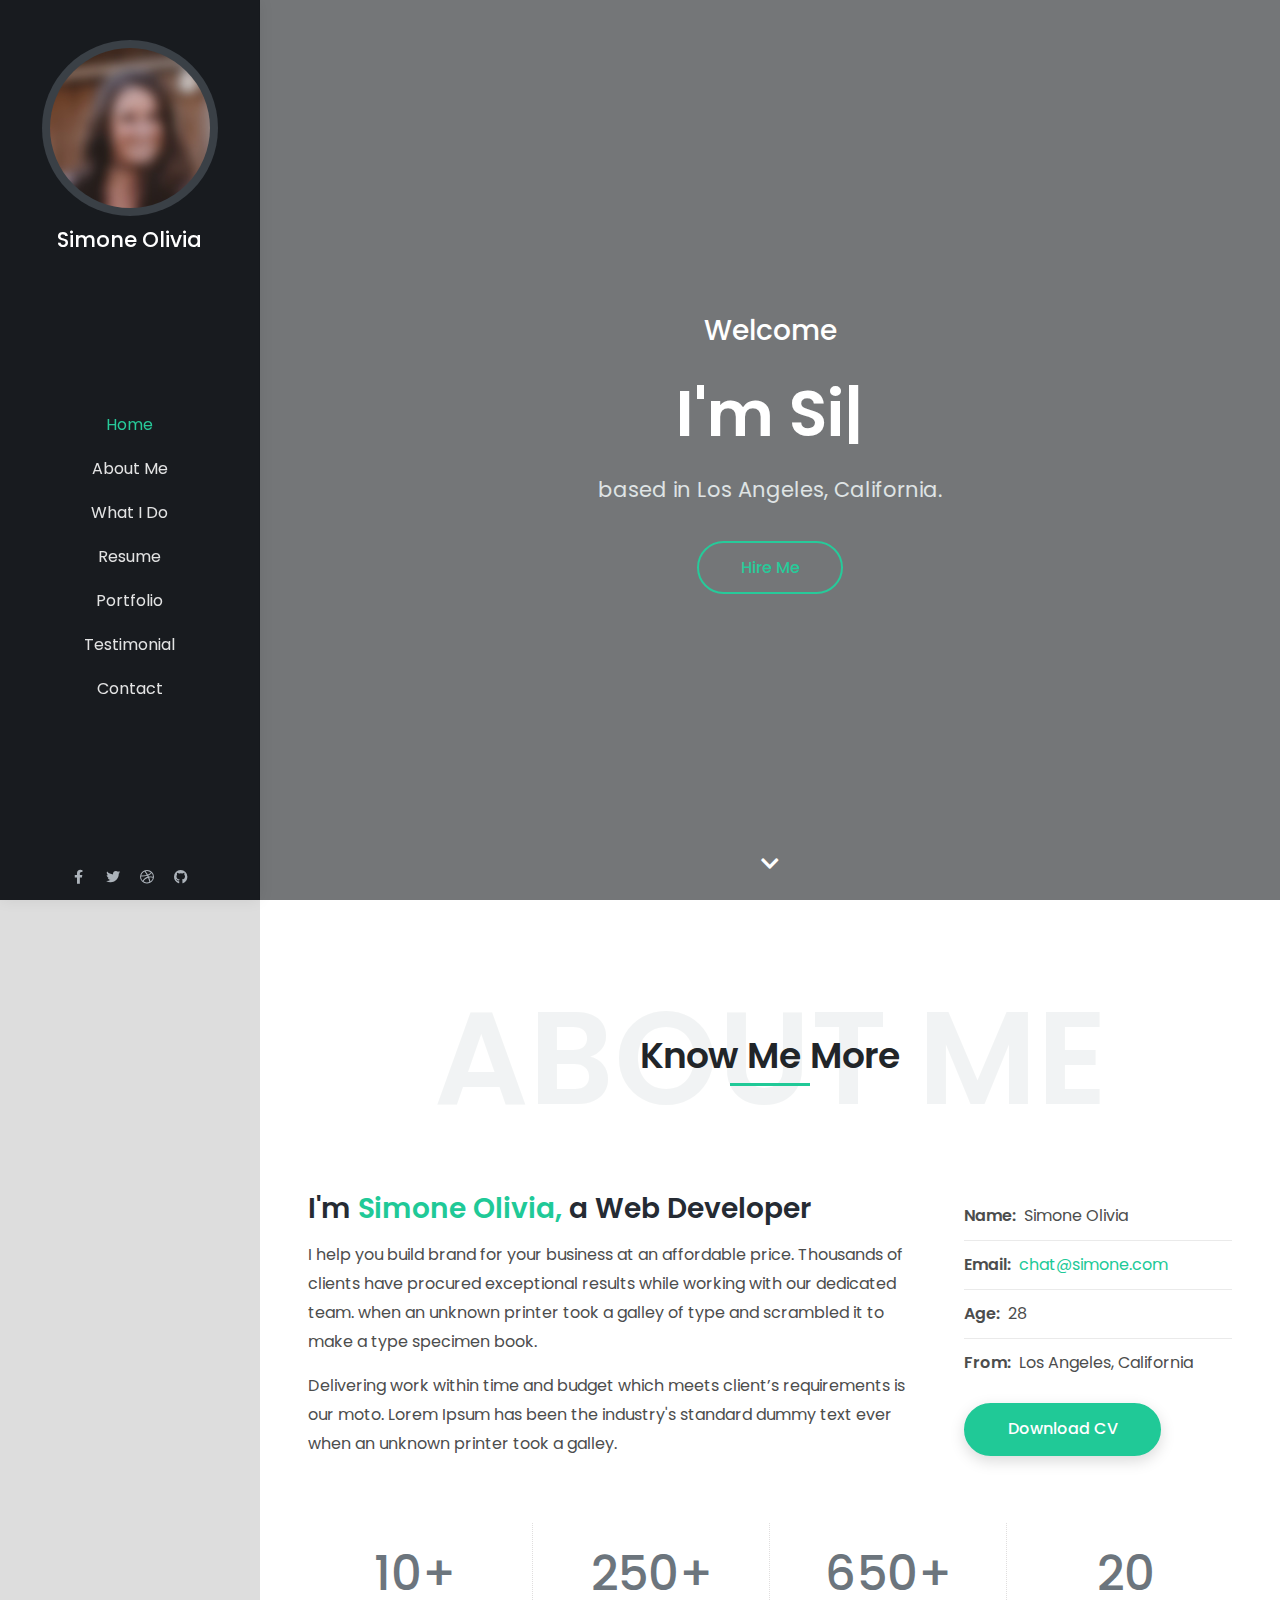
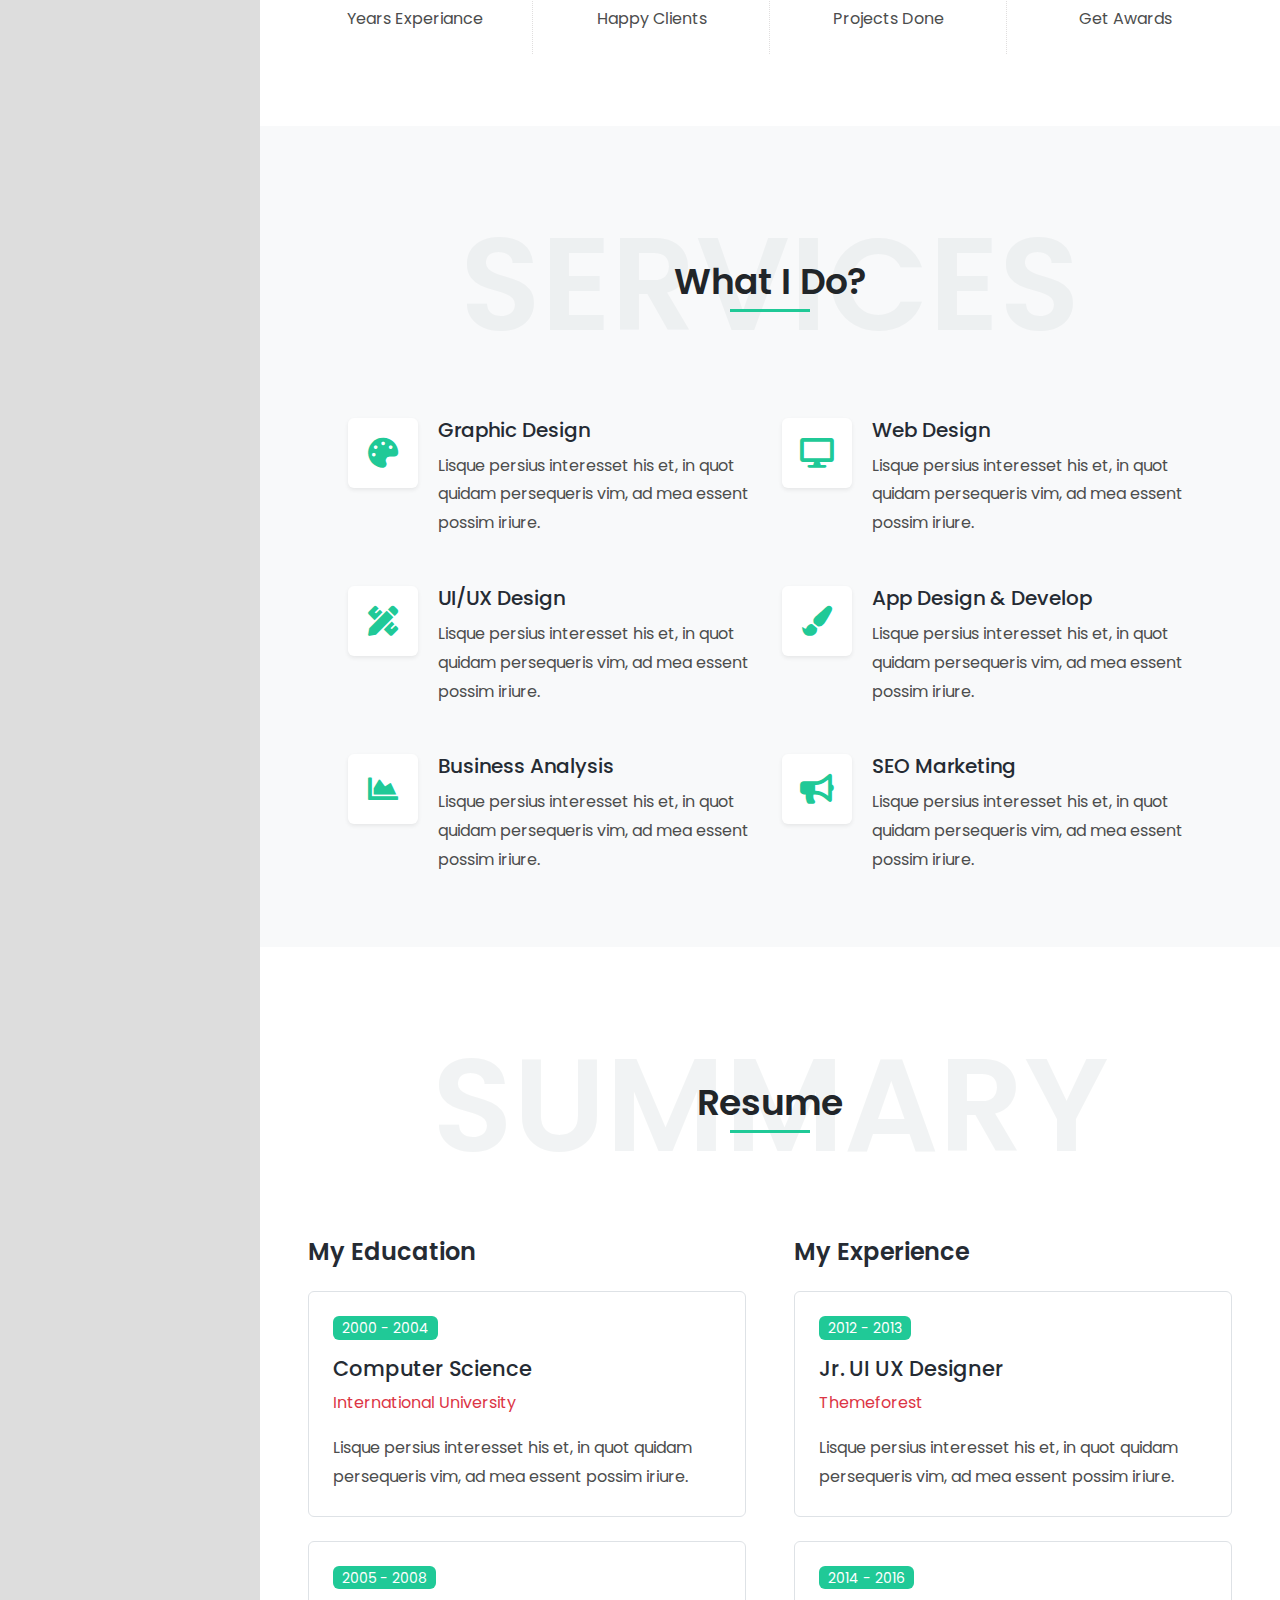
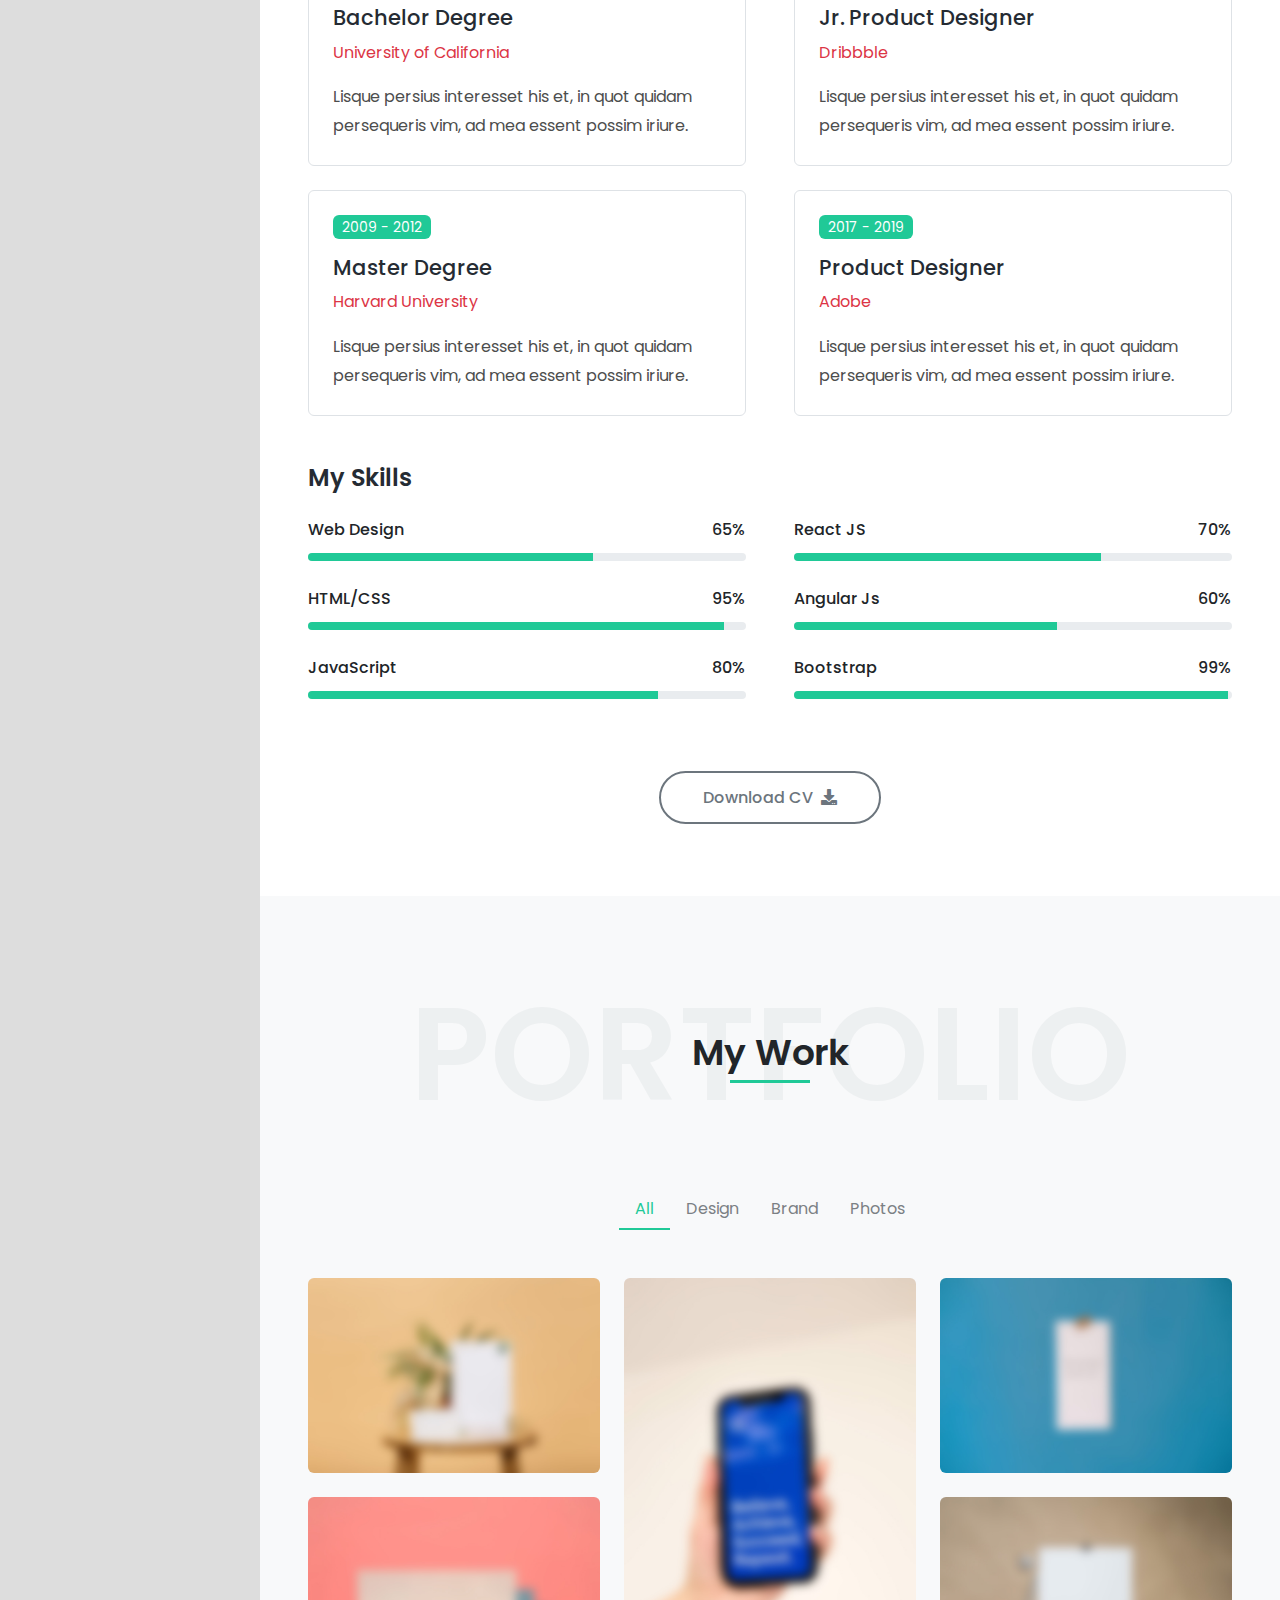
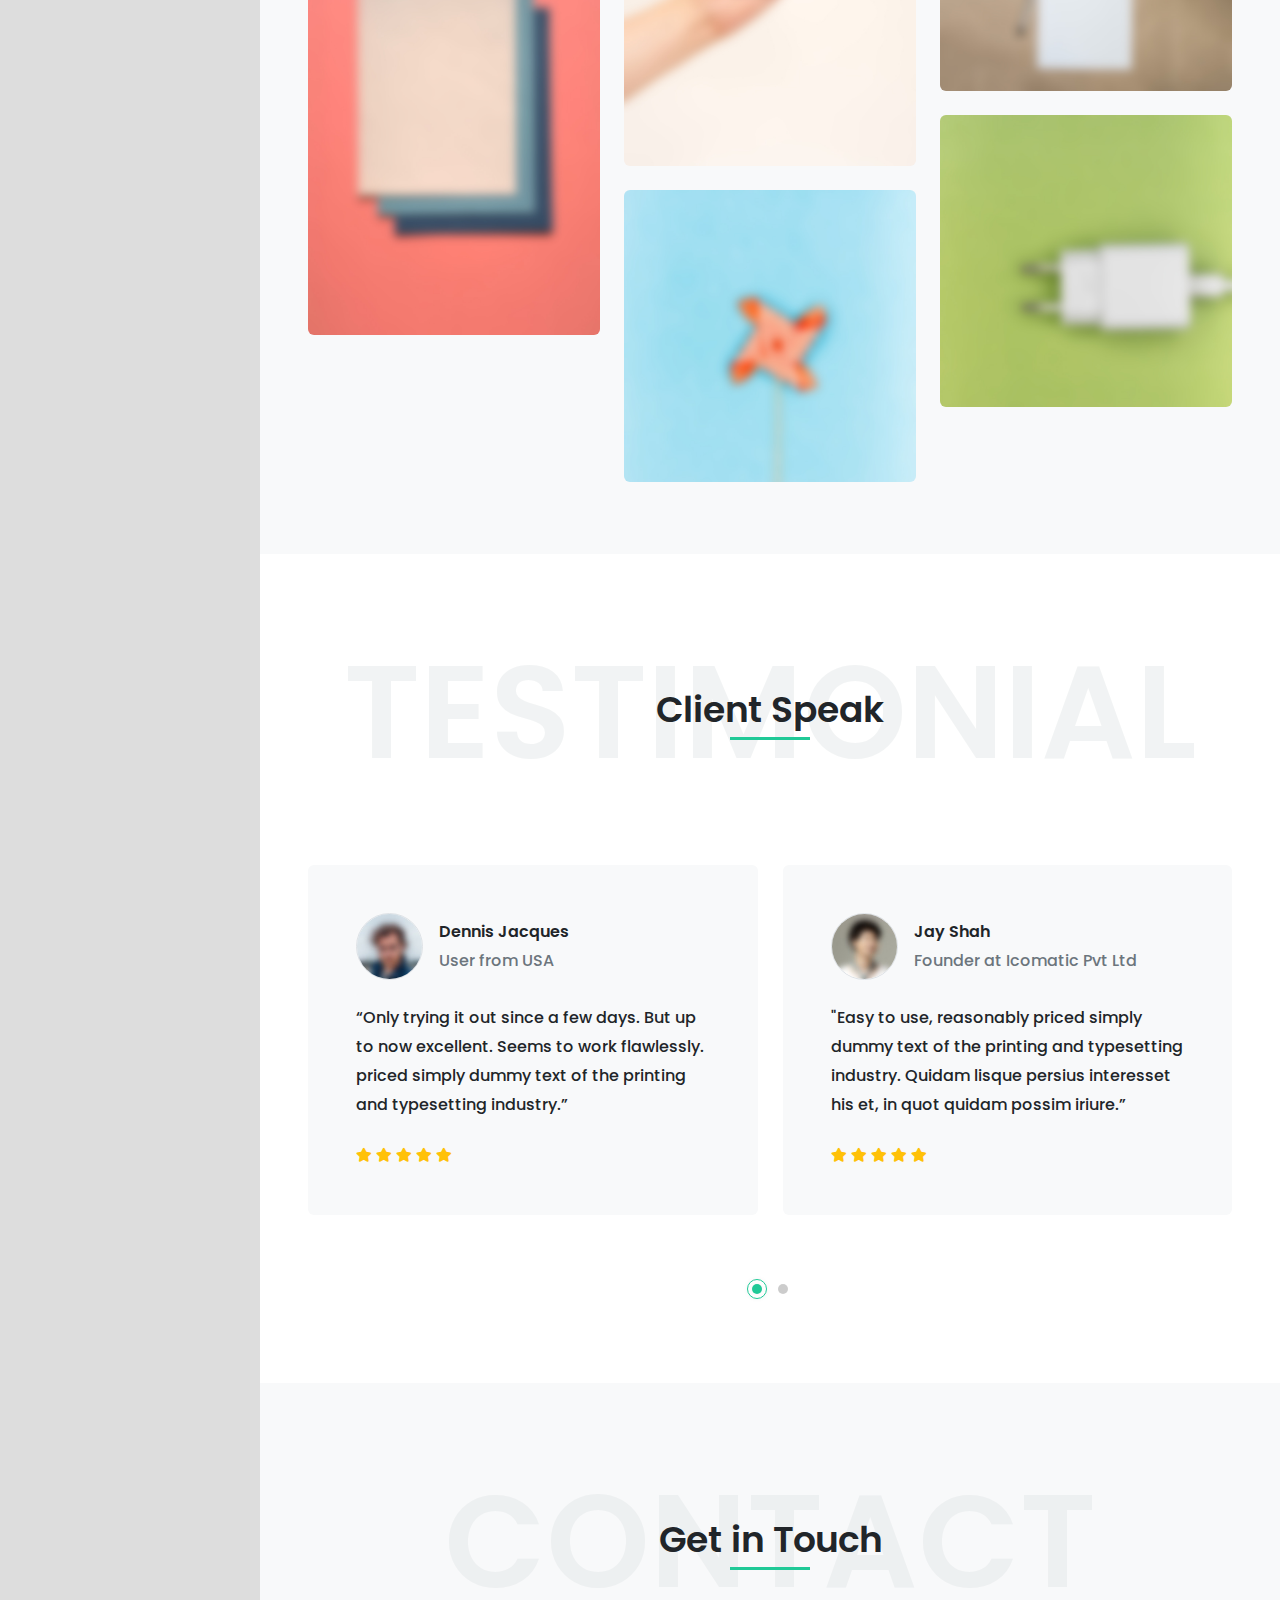
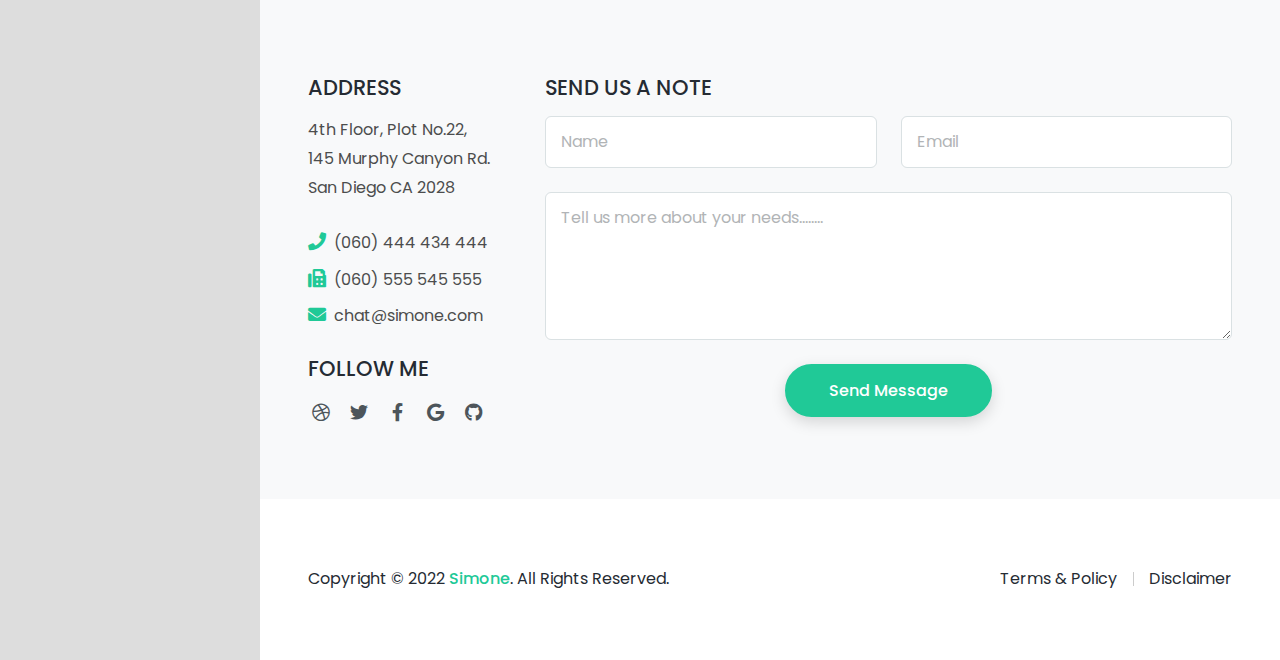
<file: index-video-youtube.html>
<!DOCTYPE html>
<html lang="en">
<head>
<meta charset="UTF-8" />
<meta http-equiv="X-UA-Compatible" content="IE=edge">
<meta name="viewport" content="width=device-width, initial-scale=1">
<link href="images/favicon.png" rel="icon" />
<title>Simone - Personal Portfolio Template</title>
<meta name="description" content="Simone is responsive bootstrap 5 one page personal portfolio html template.">
<meta name="author" content="harnishdesign.net">

<!-- Web Fonts -->
<link href="https://fonts.googleapis.com/css2?family=Poppins:ital,wght@0,100;0,200;0,300;0,400;0,500;0,600;0,700;0,800;0,900;1,100;1,200;1,300;1,400;1,500;1,600;1,700;1,800;1,900&display=swap" rel="stylesheet">

<!-- Stylesheet
============================== -->
<!-- Bootstrap -->
<link rel="stylesheet" type="text/css" href="vendor/bootstrap/css/bootstrap.min.css" />
<!-- Font Awesome Icon -->
<link rel="stylesheet" type="text/css" href="vendor/font-awesome/css/all.min.css" />
<!-- Owl Carousel -->
<link rel="stylesheet" type="text/css" href="vendor/owl.carousel/assets/owl.carousel.min.css" />
<!-- Magnific Popup -->
<link rel="stylesheet" type="text/css" href="vendor/magnific-popup/magnific-popup.min.css" />
<!-- Youtube Video Background -->
<link rel="stylesheet" type="text/css" href="vendor/jquery.mb.YTPlayer/css/jquery.mb.YTPlayer.min.css" />
<!-- Custom Stylesheet -->
<link rel="stylesheet" type="text/css" href="css/stylesheet.css" />
</head>

<body class="side-header" data-bs-spy="scroll" data-bs-target="#header-nav" data-bs-offset="1">

<!-- Preloader -->
<div class="preloader">
  <div class="lds-ellipsis">
    <div></div>
    <div></div>
    <div></div>
    <div></div>
  </div>
</div>
<!-- Preloader End --> 

<!-- Document Wrapper   
=============================== -->
<div id="main-wrapper"> 
  <!-- Header
  ============================ -->
  <header id="header" class="sticky-top"> 
    <!-- Navbar -->
    <nav class="primary-menu navbar navbar-expand-lg navbar-dark bg-dark border-bottom-0">
      <div class="container-fluid position-relative h-100 flex-lg-column ps-3 px-lg-3 pt-lg-3 pb-lg-2"> 
        
        <!-- Logo --> 
        <a href="index.html" class="mb-lg-auto mt-lg-4">
			<span class="bg-dark-2 rounded-pill p-2 mb-lg-1 d-none d-lg-inline-block">
				<img class="img-fluid rounded-pill d-block" src="images/profile.jpg" title="I'm Simone" alt="">
			</span>
			<h1 class="text-5 text-white text-center mb-0 d-lg-block">Simone Olivia</h1>
        </a> 
        <!-- Logo End -->
        
        <div id="header-nav" class="collapse navbar-collapse w-100 my-lg-auto">
          <ul class="navbar-nav text-lg-center my-lg-auto py-lg-3">
            <li class="nav-item"><a class="nav-link smooth-scroll active" href="#home">Home</a></li>
            <li class="nav-item"><a class="nav-link smooth-scroll" href="#about">About Me</a></li>
            <li class="nav-item"><a class="nav-link smooth-scroll" href="#services">What I Do</a></li>
            <li class="nav-item"><a class="nav-link smooth-scroll" href="#resume">Resume</a></li>
            <li class="nav-item"><a class="nav-link smooth-scroll" href="#portfolio">Portfolio</a></li>
            <li class="nav-item"><a class="nav-link smooth-scroll" href="#testimonial">Testimonial</a></li>
            <li class="nav-item"><a class="nav-link smooth-scroll" href="#contact">Contact</a></li>
          </ul>
        </div>
        <ul class="social-icons social-icons-muted social-icons-sm mt-lg-auto ms-auto ms-lg-0 d-flex">
          <li class="social-icons-facebook"><a data-bs-toggle="tooltip" title="Facebook" href="http://www.facebook.com/" target="_blank"><i class="fab fa-facebook-f"></i></a></li>
          <li class="social-icons-twitter"><a data-bs-toggle="tooltip" title="Twitter" href="http://www.twitter.com/" target="_blank"><i class="fab fa-twitter"></i></a></li>
          <li class="social-icons-dribbble"><a data-bs-toggle="tooltip" title="Dribbble" data-bs-placement="top" href="http://www.dribbble.com/" target="_blank"><i class="fab fa-dribbble"></i></a></li>
          <li class="social-icons-github"><a data-bs-toggle="tooltip" title="GitHub" data-bs-placement="top" href="http://www.google.com/" target="_blank" ><i class="fab fa-github"></i></a></li>
        </ul>
        <button class="navbar-toggler" type="button" data-bs-toggle="collapse" data-bs-target="#header-nav"><span></span><span></span><span></span></button>
      </div>
    </nav>
    <!-- Navbar End --> 
  </header>
  <!-- Header End --> 
		
  <!-- Content
  ============================================= -->
  <div id="content" role="main"> 
    
    <!-- Intro
    ============================================= -->
    <section id="home">
      <div class="hero-wrap">
        <div class="hero-mask opacity-6 bg-dark"></div>
        <div class="player" data-property="{videoURL:'https://youtu.be/PMNnEEEacCg',containment:'#home', showControls:false, autoPlay:true, loop:true, mute:true, startAt:0, opacity:1}"></div>
		<div class="hero-content section d-flex min-vh-100">
          <div class="container my-auto">
            <div class="row">
              <div class="col-12 text-center">
                <div class="typed-strings">
                  <p>I'm Simone Olivia</p>
                  <p>I'm a Freelancer.</p>
                  <p>I'm a Photographer.</p>
                  <p>I'm a Designer.</p>
                </div>
                <p class="text-7 fw-500 text-white mb-2 mb-md-3">Welcome</p>
                <h2 class="text-16 fw-600 text-white mb-2 mb-md-3"><span class="typed"></span></h2>
                <p class="text-5 text-light mb-4">based in Los Angeles, California.</p>
				<a href="#contact" class="btn btn-outline-primary rounded-pill shadow-none smooth-scroll mt-2">Hire Me</a>
              </div>
            </div>
          </div>
          <a href="#about" class="scroll-down-arrow text-white smooth-scroll"><span class="animated"><i class="fa fa-chevron-down"></i></span></a> </div>
      </div>
    </section>
    <!-- Intro end --> 
    
    <!-- About
    ============================================= -->
    <section id="about" class="section">
      <div class="container px-lg-5"> 
        <!-- Heading -->
        <div class="position-relative d-flex text-center mb-5">
          <h2 class="text-24 text-light opacity-4 text-uppercase fw-600 w-100 mb-0">About Me</h2>
          <p class="text-9 text-dark fw-600 position-absolute w-100 align-self-center lh-base mb-0">Know Me More<span class="heading-separator-line border-bottom border-3 border-primary d-block mx-auto"></span> </p>
        </div>
        <!-- Heading end-->
        
        <div class="row gy-5">
          <div class="col-lg-7 col-xl-8 text-center text-lg-start">
            <h2 class="text-7 fw-600 mb-3">I'm <span class="text-primary">Simone Olivia,</span> a Web Developer</h2>
            <p>I help you build brand for your business at an affordable price. Thousands of clients have procured exceptional results while working with our dedicated team. when an unknown printer took a galley of type and scrambled it to make a type specimen book.</p>
            <p>Delivering work within time and budget which meets client’s requirements is our moto. Lorem Ipsum has been the industry's standard dummy text ever when an unknown printer took a galley.</p>
          </div>
          <div class="col-lg-5 col-xl-4">
            <div class="ps-lg-4">
              <ul class="list-style-2">
                <li class=""><span class="fw-600 me-2">Name:</span>Simone Olivia</li>
                <li class=""><span class="fw-600 me-2">Email:</span><a href="mailto:chat@simone.com">chat@simone.com</a></li>
                <li class=""><span class="fw-600 me-2">Age:</span>28</li>
                <li class="border-0"><span class="fw-600 me-2">From:</span>Los Angeles, California</li>
              </ul>
              <a href="#" class="btn btn-primary rounded-pill">Download CV</a> </div>
          </div>
        </div>
        <div class="brands-grid separator-border mt-5">
          <div class="row">
            <div class="col-6 col-md-3">
              <div class="featured-box text-center">
                <h4 class="text-12 text-muted mb-0"><span class="counter" data-from="0" data-to="10">10</span>+</h4>
                <p class="mb-0">Years Experiance</p>
              </div>
            </div>
            <div class="col-6 col-md-3">
              <div class="featured-box text-center">
                <h4 class="text-12 text-muted mb-0"><span class="counter" data-from="0" data-to="250">250</span>+</h4>
                <p class="mb-0">Happy Clients</p>
              </div>
            </div>
            <div class="col-6 col-md-3">
              <div class="featured-box text-center">
                <h4 class="text-12 text-muted mb-0"><span class="counter" data-from="0" data-to="650">650</span>+</h4>
                <p class="mb-0">Projects Done</p>
              </div>
            </div>
            <div class="col-6 col-md-3">
              <div class="featured-box text-center">
                <h4 class="text-12 text-muted mb-0"><span class="counter" data-from="0" data-to="38">20</span></h4>
                <p class="mb-0">Get Awards</p>
              </div>
            </div>
          </div>
        </div>
      </div>
    </section>
    <!-- About end --> 
    
    <!-- Services
    ============================================= -->
    <section id="services" class="section bg-light">
      <div class="container px-lg-5"> 
        <!-- Heading -->
        <div class="position-relative d-flex text-center mb-5">
          <h2 class="text-24 text-light opacity-4 text-uppercase fw-600 w-100 mb-0">Services</h2>
          <p class="text-9 text-dark fw-600 position-absolute w-100 align-self-center lh-base mb-0">What I Do?<span class="heading-separator-line border-bottom border-3 border-primary d-block mx-auto"></span> </p>
        </div>
        <!-- Heading end-->
        
        <div class="row">
          <div class="col-lg-11 mx-auto">
            <div class="row">
              <div class="col-md-6">
                <div class="featured-box style-3 mb-5">
                  <div class="featured-box-icon text-primary bg-white shadow-sm rounded"> <i class="fas fa-palette"></i> </div>
                  <h3>Graphic Design</h3>
                  <p class="mb-0">Lisque persius interesset his et, in quot quidam persequeris vim, ad mea essent possim iriure.</p>
                </div>
              </div>
              <div class="col-md-6">
                <div class="featured-box style-3 mb-5">
                  <div class="featured-box-icon text-primary bg-white shadow-sm rounded"> <i class="fas fa-desktop"></i></div>
                  <h3>Web Design</h3>
                  <p class="mb-0">Lisque persius interesset his et, in quot quidam persequeris vim, ad mea essent possim iriure.</p>
                </div>
              </div>
              <div class="col-md-6">
                <div class="featured-box style-3 mb-5">
                  <div class="featured-box-icon text-primary bg-white shadow-sm rounded"> <i class="fas fa-pencil-ruler"></i> </div>
                  <h3>UI/UX Design</h3>
                  <p class="mb-0">Lisque persius interesset his et, in quot quidam persequeris vim, ad mea essent possim iriure.</p>
                </div>
              </div>
              <div class="col-md-6">
                <div class="featured-box style-3 mb-5">
                  <div class="featured-box-icon text-primary bg-white shadow-sm rounded"> <i class="fas fa-paint-brush"></i> </div>
                  <h3>App Design &amp; Develop</h3>
                  <p class="mb-0">Lisque persius interesset his et, in quot quidam persequeris vim, ad mea essent possim iriure.</p>
                </div>
              </div>
              <div class="col-md-6">
                <div class="featured-box style-3 mb-5 mb-md-0">
                  <div class="featured-box-icon text-primary bg-white shadow-sm rounded"> <i class="fas fa-chart-area"></i> </div>
                  <h3>Business Analysis</h3>
                  <p class="mb-0">Lisque persius interesset his et, in quot quidam persequeris vim, ad mea essent possim iriure.</p>
                </div>
              </div>
              <div class="col-md-6">
                <div class="featured-box style-3 mb-0">
                  <div class="featured-box-icon text-primary bg-white shadow-sm rounded"> <i class="fas fa-bullhorn"></i> </div>
                  <h3>SEO Marketing</h3>
                  <p class="mb-0">Lisque persius interesset his et, in quot quidam persequeris vim, ad mea essent possim iriure.</p>
                </div>
              </div>
            </div>
          </div>
        </div>
      </div>
    </section>
    <!-- Services end --> 
    
    <!-- Resume
    ============================================= -->
    <section id="resume" class="section">
      <div class="container px-lg-5"> 
        <!-- Heading -->
        <div class="position-relative d-flex text-center mb-5">
          <h2 class="text-24 text-light opacity-4 text-uppercase fw-600 w-100 mb-0">Summary</h2>
          <p class="text-9 text-dark fw-600 position-absolute w-100 align-self-center lh-base mb-0">Resume<span class="heading-separator-line border-bottom border-3 border-primary d-block mx-auto"></span> </p>
        </div>
        <!-- Heading end-->
        
        <div class="row gx-5"> 
          <!-- My Education -->
          <div class="col-md-6">
            <h2 class="text-6 fw-600 mb-4">My Education</h2>
            <div class="bg-white border rounded p-4 mb-4">
              <p class="badge bg-primary text-2 fw-400">2000 - 2004</p>
              <h3 class="text-5">Computer Science</h3>
              <p class="text-danger">International University</p>
              <p class="mb-0">Lisque persius interesset his et, in quot quidam persequeris vim, ad mea essent possim iriure.</p>
            </div>
            <div class="bg-white border rounded p-4 mb-4">
              <p class="badge bg-primary text-2 fw-400">2005 - 2008</p>
              <h3 class="text-5">Bachelor Degree</h3>
              <p class="text-danger">University of California</p>
              <p class="mb-0">Lisque persius interesset his et, in quot quidam persequeris vim, ad mea essent possim iriure.</p>
            </div>
            <div class="bg-white border rounded p-4 mb-4">
              <p class="badge bg-primary text-2 fw-400">2009 - 2012</p>
              <h3 class="text-5">Master Degree</h3>
              <p class="text-danger">Harvard University</p>
              <p class="mb-0">Lisque persius interesset his et, in quot quidam persequeris vim, ad mea essent possim iriure.</p>
            </div>
          </div>
          
          <!-- My Experience -->
          <div class="col-md-6">
            <h2 class="text-6 fw-600 mb-4">My Experience</h2>
            <div class="bg-white border rounded p-4 mb-4">
              <p class="badge bg-primary text-2 fw-400">2012 - 2013</p>
              <h3 class="text-5">Jr. UI UX Designer</h3>
              <p class="text-danger">Themeforest</p>
              <p class="mb-0">Lisque persius interesset his et, in quot quidam persequeris vim, ad mea essent possim iriure.</p>
            </div>
            <div class="bg-white border rounded p-4 mb-4">
              <p class="badge bg-primary text-2 fw-400">2014 - 2016</p>
              <h3 class="text-5">Jr. Product Designer</h3>
              <p class="text-danger">Dribbble</p>
              <p class="mb-0">Lisque persius interesset his et, in quot quidam persequeris vim, ad mea essent possim iriure.</p>
            </div>
            <div class="bg-white border rounded p-4 mb-4">
              <p class="badge bg-primary text-2 fw-400">2017 - 2019</p>
              <h3 class="text-5">Product Designer</h3>
              <p class="text-danger">Adobe</p>
              <p class="mb-0">Lisque persius interesset his et, in quot quidam persequeris vim, ad mea essent possim iriure.</p>
            </div>
          </div>
        </div>
        <!-- My Skills -->
		<h2 class="text-6 fw-600 mt-4 mb-4">My Skills</h2>
        <div class="row gx-5">
          <div class="col-md-6">
            <p class="text-dark fw-500 text-start mb-2">Web Design <span class="float-end">65%</span></p>
            <div class="progress progress-sm mb-4">
              <div class="progress-bar" role="progressbar" style="width: 65%" aria-valuenow="65" aria-valuemin="0" aria-valuemax="100"></div>
            </div>
            <p class="text-dark fw-500 text-start mb-2">HTML/CSS <span class="float-end">95%</span></p>
            <div class="progress progress-sm mb-4">
              <div class="progress-bar" role="progressbar" style="width: 95%" aria-valuenow="95" aria-valuemin="0" aria-valuemax="100"></div>
            </div>
            <p class="text-dark fw-500 text-start mb-2">JavaScript <span class="float-end">80%</span></p>
            <div class="progress progress-sm mb-4">
              <div class="progress-bar" role="progressbar" style="width: 80%" aria-valuenow="80" aria-valuemin="0" aria-valuemax="100"></div>
            </div>
          </div>
          <div class="col-md-6">
            <p class="text-dark fw-500 text-start mb-2">React JS <span class="float-end">70%</span></p>
            <div class="progress progress-sm mb-4">
              <div class="progress-bar" role="progressbar" style="width: 70%" aria-valuenow="70" aria-valuemin="0" aria-valuemax="100"></div>
            </div>
            <p class="text-dark fw-500 text-start mb-2">Angular Js <span class="float-end">60%</span></p>
            <div class="progress progress-sm mb-4">
              <div class="progress-bar" role="progressbar" style="width: 60%" aria-valuenow="60" aria-valuemin="0" aria-valuemax="100"></div>
            </div>
            <p class="text-dark fw-500 text-start mb-2">Bootstrap <span class="float-end">99%</span></p>
            <div class="progress progress-sm mb-4">
              <div class="progress-bar" role="progressbar" style="width: 99%" aria-valuenow="99" aria-valuemin="0" aria-valuemax="100"></div>
            </div>
          </div>
        </div>
        <div class="text-center mt-5"><a href="#" class="btn btn-outline-secondary rounded-pill shadow-none">Download CV <span class="ms-1"><i class="fas fa-download"></i></span></a></div>
      </div>
    </section>
    <!-- Resume end --> 
    
    <!-- Portfolio
    ============================================= -->
    <section id="portfolio" class="section bg-light">
      <div class="container px-lg-5"> 
        <!-- Heading -->
        <div class="position-relative d-flex text-center mb-5">
          <h2 class="text-24 text-light opacity-4 text-uppercase fw-600 w-100 mb-0">Portfolio</h2>
          <p class="text-9 text-dark fw-600 position-absolute w-100 align-self-center lh-base mb-0">My Work<span class="heading-separator-line border-bottom border-3 border-primary d-block mx-auto"></span> </p>
        </div>
        <!-- Heading end--> 
        
        <!-- Filter Menu -->
        <ul class="portfolio-menu nav nav-tabs justify-content-center border-bottom-0 mb-5">
          <li class="nav-item"> <a data-filter="*" class="nav-link active" href="">All</a></li>
          <li class="nav-item"> <a data-filter=".design" href="" class="nav-link">Design</a></li>
          <li class="nav-item"> <a data-filter=".brand" href="" class="nav-link">Brand</a></li>
          <li class="nav-item"> <a data-filter=".photos" href="" class="nav-link">Photos</a></li>
        </ul>
        <!-- Filter Menu end -->
        <div class="portfolio popup-ajax-gallery">
          <div class="row portfolio-filter g-4">
            <div class="col-sm-6 col-lg-4 brand">
              <div class="portfolio-box rounded">
                <div class="portfolio-img rounded"> <img class="img-fluid d-block" src="images/projects/project-1.jpg" alt="">
                  <div class="portfolio-overlay"> <a class="popup-ajax stretched-link" href="ajax/portfolio-ajax-project-1.html"></a>
                    <div class="portfolio-overlay-details">
                      <h5 class="text-white fw-400">Project Title</h5>
                      <span class="text-light">Category</span> </div>
                  </div>
                </div>
              </div>
            </div>
            <div class="col-sm-6 col-lg-4 design">
              <div class="portfolio-box rounded">
                <div class="portfolio-img rounded"> <img class="img-fluid d-block" src="images/projects/project-2.jpg" alt="">
                  <div class="portfolio-overlay"> <a class="popup-ajax stretched-link" href="ajax/portfolio-ajax-project-2.html"></a>
                    <div class="portfolio-overlay-details">
                      <h5 class="text-white fw-400">Project Title</h5>
                      <span class="text-light">Category</span> </div>
                  </div>
                </div>
              </div>
            </div>
            <div class="col-sm-6 col-lg-4 artwork photos">
              <div class="portfolio-box rounded">
                <div class="portfolio-img rounded"> <img class="img-fluid d-block" src="images/projects/project-3.jpg" alt="">
                  <div class="portfolio-overlay"> <a class="popup-ajax stretched-link" href="ajax/portfolio-ajax-project-3.html"></a>
                    <div class="portfolio-overlay-details">
                      <h5 class="text-white fw-400">Project Title</h5>
                      <span class="text-light">Category</span> </div>
                  </div>
                </div>
              </div>
            </div>
            <div class="col-sm-6 col-lg-4 artwork brand photos">
              <div class="portfolio-box rounded">
                <div class="portfolio-img rounded"> <img class="img-fluid d-block" src="images/projects/project-4.jpg" alt="">
                  <div class="portfolio-overlay"> <a class="popup-ajax stretched-link" href="ajax/portfolio-ajax-project-4.html"></a>
                    <div class="portfolio-overlay-details">
                      <h5 class="text-white fw-400">Project Title</h5>
                      <span class="text-light">Category</span> </div>
                  </div>
                </div>
              </div>
            </div>
            <div class="col-sm-6 col-lg-4 design">
              <div class="portfolio-box rounded">
                <div class="portfolio-img rounded"> <img class="img-fluid d-block" src="images/projects/project-5.jpg" alt="">
                  <div class="portfolio-overlay"> <a class="popup-ajax stretched-link" href="ajax/portfolio-ajax-project-5.html"></a>
                    <div class="portfolio-overlay-details">
                      <h5 class="text-white fw-400">Project Title</h5>
                      <span class="text-light">Category</span> </div>
                  </div>
                </div>
              </div>
            </div>
            <div class="col-sm-6 col-lg-4 brand">
              <div class="portfolio-box rounded">
                <div class="portfolio-img rounded"> <img class="img-fluid d-block" src="images/projects/project-6.jpg" alt="">
                  <div class="portfolio-overlay"> <a class="popup-ajax stretched-link" href="ajax/portfolio-ajax-project-6.html"></a>
                    <div class="portfolio-overlay-details">
                      <h5 class="text-white fw-400">Project Title</h5>
                      <span class="text-light">Category</span> </div>
                  </div>
                </div>
              </div>
            </div>
            <div class="col-sm-6 col-lg-4 design photos">
              <div class="portfolio-box rounded">
                <div class="portfolio-img rounded"> <img class="img-fluid d-block" src="images/projects/project-7.jpg" alt="">
                  <div class="portfolio-overlay"> <a class="popup-ajax stretched-link" href="ajax/portfolio-ajax-project-7.html"></a>
                    <div class="portfolio-overlay-details">
                      <h5 class="text-white fw-400">Project Title</h5>
                      <span class="text-light">Category</span> </div>
                  </div>
                </div>
              </div>
            </div>
          </div>
        </div>
      </div>
    </section>
    <!-- Portfolio end --> 
    
    <!-- Testimonial
    ============================================= -->
    <section id="testimonial" class="section">
      <div class="container px-lg-5"> 
        <!-- Heading -->
        <div class="position-relative d-flex text-center mb-5">
          <h2 class="text-24 text-light opacity-4 text-uppercase fw-600 w-100 mb-0">Testimonial</h2>
          <p class="text-9 text-dark fw-600 position-absolute w-100 align-self-center lh-base mb-0">Client Speak<span class="heading-separator-line border-bottom border-3 border-primary d-block mx-auto"></span> </p>
        </div>
        <!-- Heading end-->
        
        <div class="owl-carousel owl-theme" data-loop="true" data-nav="false" data-autoplay="false" data-margin="25" data-stagepadding="0" data-slideby="1" data-items-xs="1" data-items-sm="1" data-items-md="1" data-items-lg="2">
          <div class="item">
            <div class="bg-light rounded p-5">
              <div class="d-flex align-items-center mt-auto mb-4"> <img class="img-fluid rounded-circle border d-inline-block w-auto" src="images/testimonial/client-sm-3.jpg" alt="">
                <p class="ms-3 mb-0"><strong class="d-block text-dark fw-600">Dennis Jacques</strong> <span class="text-muted fw-500">User from USA</span></p>
              </div>
              <p class="text-dark fw-500 mb-4">“Only trying it out since a few days. But up to now excellent. Seems to work flawlessly. priced simply dummy text of the printing and typesetting industry.”</p>
              <span class="text-2"> <i class="fas fa-star text-warning"></i> <i class="fas fa-star text-warning"></i> <i class="fas fa-star text-warning"></i> <i class="fas fa-star text-warning"></i> <i class="fas fa-star text-warning"></i> </span> </div>
          </div>
          <div class="item">
            <div class="bg-light rounded p-5">
              <div class="d-flex align-items-center mt-auto mb-4"> <img class="img-fluid rounded-circle border d-inline-block w-auto" src="images/testimonial/client-sm-1.jpg" alt="">
                <p class="ms-3 mb-0"><strong class="d-block text-dark fw-600">Jay Shah</strong> <span class="text-muted fw-500">Founder at Icomatic Pvt Ltd</span></p>
              </div>
              <p class="text-dark fw-500 mb-4">"Easy to use, reasonably priced simply dummy text of the printing and typesetting industry. Quidam lisque persius interesset his et, in quot quidam possim iriure.”</p>
              <span class="text-2"> <i class="fas fa-star text-warning"></i> <i class="fas fa-star text-warning"></i> <i class="fas fa-star text-warning"></i> <i class="fas fa-star text-warning"></i> <i class="fas fa-star text-warning"></i> </span> </div>
          </div>
          <div class="item">
            <div class="bg-light rounded p-5">
              <div class="d-flex align-items-center mt-auto mb-4"> <img class="img-fluid rounded-circle border d-inline-block w-auto" src="images/testimonial/client-sm-2.jpg" alt="">
                <p class="ms-3 mb-0"><strong class="d-block text-dark fw-600">Patrick Cary</strong> <span class="text-muted fw-500">Freelancer from USA</span></p>
              </div>
              <p class="text-dark fw-500 mb-4">“I am happy Working with printing and typesetting industry. Quidam lisque persius interesset his et, in quot quidam persequeris essent possim iriure.”</p>
              <span class="text-2"> <i class="fas fa-star text-warning"></i> <i class="fas fa-star text-warning"></i> <i class="fas fa-star text-warning"></i> <i class="fas fa-star text-warning"></i> <i class="fas fa-star text-warning"></i> </span> </div>
          </div>
          <div class="item">
            <div class="bg-light rounded p-5">
              <div class="d-flex align-items-center mt-auto mb-4"> <img class="img-fluid rounded-circle border d-inline-block w-auto" src="images/testimonial/client-sm-4.jpg" alt="">
                <p class="ms-3 mb-0"><strong class="d-block text-dark fw-600">Chris Tom</strong> <span class="text-muted fw-500">User from UK</span></p>
              </div>
              <p class="text-dark fw-500 mb-4">“I have used them twice now. Good rates, very efficient service and priced simply dummy text of the printing and typesetting industry quidam interesset his et. Excellent.”</p>
              <span class="text-2"> <i class="fas fa-star text-warning"></i> <i class="fas fa-star text-warning"></i> <i class="fas fa-star text-warning"></i> <i class="fas fa-star text-warning"></i> <i class="fas fa-star text-warning"></i> </span> </div>
          </div>
        </div>
      </div>
    </section>
    <!-- Testimonial end --> 
    
    <!-- Contact Me
    ============================================= -->
    <section id="contact" class="section bg-light">
      <div class="container px-lg-5">
        <!-- Heading -->
        <div class="position-relative d-flex text-center mb-5">
          <h2 class="text-24 text-light opacity-4 text-uppercase fw-600 w-100 mb-0">Contact</h2>
          <p class="text-9 text-dark fw-600 position-absolute w-100 align-self-center lh-base mb-0">Get in Touch<span class="heading-separator-line border-bottom border-3 border-primary d-block mx-auto"></span> </p>
        </div>
        <!-- Heading end-->
        <div class="row gy-5">
          <div class="col-md-4 col-xl-3 order-1 order-md-0 text-center text-md-start">
            <h2 class="mb-3 text-5 text-uppercase">Address</h2>
            <p class="text-3 mb-4">4th Floor, Plot No.22,<br>
              145 Murphy Canyon Rd.<br>
              San Diego CA 2028 </p>
            <p class="text-3 mb-1"><span class="text-primary text-4 me-2"><i class="fas fa-phone"></i></span>(060) 444 434 444</p>
            <p class="text-3 mb-1"><span class="text-primary text-4 me-2"><i class="fas fa-fax"></i></span>(060) 555 545 555</p>
            <p class="text-3 mb-4"><span class="text-primary text-4 me-2"><i class="fas fa-envelope"></i></span>chat@simone.com</p>
            <h2 class="mb-3 text-5 text-uppercase">Follow Me</h2>
            <ul class="social-icons justify-content-center justify-content-md-start">
              <li class="social-icons-dribbble"><a data-bs-toggle="tooltip" href="http://www.dribbble.com/harnishdesign/" target="_blank" title="Dribbble"><i class="fab fa-dribbble"></i></a></li>
              <li class="social-icons-twitter"><a data-bs-toggle="tooltip" href="https://twitter.com/harnishdesign/" target="_blank" title="Twitter"><i class="fab fa-twitter"></i></a></li>
              <li class="social-icons-facebook"><a data-bs-toggle="tooltip" href="http://www.facebook.com/harnishdesign/" target="_blank" title="Facebook"><i class="fab fa-facebook-f"></i></a></li>
              <li class="social-icons-google"><a data-bs-toggle="tooltip" href="http://www.google.com/" target="_blank" title="Google"><i class="fab fa-google"></i></a></li>
              <li class="social-icons-github"><a data-bs-toggle="tooltip" href="http://www.github.com/" target="_blank" title="GitHub"><i class="fab fa-github"></i></a></li>
            </ul>
          </div>
          <div class="col-md-8 col-xl-9 order-0 order-md-1">
            <h2 class="mb-3 text-5 text-uppercase text-center text-md-start">Send us a note</h2>
			<form id="contact-form" action="php/mail.php" method="post">
              
			  <div class="row g-4">
                <div class="col-xl-6">
                    <input name="name" type="text" class="form-control" required placeholder="Name">
                </div>
                <div class="col-xl-6">
                    <input name="email" type="email" class="form-control" required placeholder="Email">
                </div>
				<div class="col">
					<textarea name="form-message" class="form-control" rows="5" required placeholder="Tell us more about your needs........"></textarea>
				</div>
              </div>
			  
              <p class="text-center mt-4 mb-0">
				<button id="submit-btn" class="btn btn-primary rounded-pill d-inline-flex" type="submit">Send Message</button>
              </p>
            </form>
          </div>
        </div>
      </div>
    </section>
    <!-- Contact Me end --> 
    
  </div>
  <!-- Content end --> 
  
  <!-- Footer
  ============================================= -->
  <footer id="footer" class="section">
    <div class="container px-lg-5">
      <div class="row">
        <div class="col-lg-6 text-center text-lg-start">
          <p class="mb-3 mb-lg-0">Copyright © 2022 <a href="#" class="fw-500">Simone</a>. All Rights Reserved.</p>
        </div>
        <div class="col-lg-6">
          <ul class="nav nav-separator justify-content-center justify-content-lg-end">
            <li class="nav-item"> <a class="nav-link" data-bs-toggle="modal" data-bs-target="#terms-policy" href="#">Terms & Policy</a></li>
            <li class="nav-item"> <a class="nav-link" data-bs-toggle="modal" data-bs-target="#disclaimer" href="#">Disclaimer</a></li>
          </ul>
        </div>
      </div>
    </div>
  </footer>
  <!-- Footer end --> 
  
</div>
<!-- Document Wrapper end --> 

<!-- Back to Top
============================================= --> 
<a id="back-to-top" class="rounded-circle" data-bs-toggle="tooltip" title="Back to Top" href="javascript:void(0)"><i class="fa fa-chevron-up"></i></a> 

<!-- Terms & Policy Modal
================================== -->
<div id="terms-policy" class="modal fade" role="dialog" aria-hidden="true">
  <div class="modal-dialog modal-lg modal-dialog-centered" role="document">
    <div class="modal-content">
      <div class="modal-header">
        <h5 class="modal-title">Terms & Policy</h5>
        <button type="button" class="btn-close" data-bs-dismiss="modal" aria-label="Close"></button>
      </div>
      <div class="modal-body p-4">
        <p>Simply dummy text of the printing and typesetting industry. Lorem Ipsum has been the industry's standard dummy text ever since the 1500s, when an unknown printer took a galley of type and scrambled it to make a type specimen book. It has survived not only five centuries, but also the leap into electronic typesetting, remaining essentially unchanged.</p>
        <h3 class="mb-3 mt-4 mt-4">Terms of Use</h3>
        <p>It has survived not only five centuries, but also the leap into electronic typesetting, remaining essentially unchanged. Simply dummy text of the printing and typesetting industry.</p>
        <h5 class="text-4 mt-4">Part I – Information Simone collects and controls</h5>
        <p>Lorem Ipsum has been the industry's standard dummy text ever since the 1500s, when an unknown printer took a galley of type and scrambled it to make a type specimen book.</p>
        <h5 class="text-4 mt-4">Part II – Information that Simone processes on your behalf</h5>
        <p>Lorem Ipsum has been the industry's standard dummy text ever since the 1500s, when an unknown printer took a galley of type and scrambled it to make a type specimen book.</p>
        <h5 class="text-4 mt-4">Part III – General</h5>
        <p>It has survived not only five centuries, but also the leap into electronic typesetting, remaining essentially unchanged. Lorem Ipsum has been the industry's standard dummy text ever since the 1500s, when an unknown printer took a galley of type and scrambled it to make a type specimen book.</p>
        <h3 class="mb-3 mt-4">Privacy Policy</h3>
        <p>Lorem Ipsum is simply dummy text of the printing and typesetting industry. Lorem Ipsum has been the industry's standard dummy text ever since the 1500s, when an unknown printer took a galley of type and scrambled it to make a type specimen book. </p>
        <ol class="lh-lg">
          <li>Lisque persius interesset his et, in quot quidam persequeris vim, ad mea essent possim iriure.</li>
          <li>Quidam lisque persius interesset his et, Lisque persius interesset his et, in quot quidam persequeris vim, ad mea essent possim iriure.</li>
          <li>In quot quidam persequeris vim, ad mea essent possim iriure. Quidam lisque persius interesset his et.</li>
          <li>Quidam lisque persius interesset his et, Lisque persius interesset his et.</li>
          <li>Interesset his et, Lisque persius interesset his et, in quot quidam persequeris vim, ad mea essent possim iriure.</li>
          <li>Persius interesset his et, Lisque persius interesset his et, in quot quidam persequeris vim, ad mea essent possim iriure.</li>
          <li>Quot quidam persequeris vim Quidam lisque persius interesset his et, Lisque persius interesset his et, in quot quidam persequeris vim, ad mea essent possim iriure.</li>
        </ol>
      </div>
    </div>
  </div>
</div>
<!-- Terms & Policy Modal End --> 

<!-- Disclaimer Modal
================================== -->
<div id="disclaimer" class="modal fade" role="dialog" aria-hidden="true">
  <div class="modal-dialog modal-lg modal-dialog-centered" role="document">
    <div class="modal-content">
      <div class="modal-header">
        <h5 class="modal-title">Copyright & Disclaimer</h5>
		<button type="button" class="btn-close" data-bs-dismiss="modal" aria-label="Close"></button>
      </div>
      <div class="modal-body p-4">
        <p>Simply dummy text of the printing and typesetting industry. Lorem Ipsum has been the industry's standard dummy text ever since the 1500s, when an unknown printer took a galley of type and scrambled it to make a type specimen book. </p>
        <ul class="lh-lg">
          <li>Lisque persius interesset his et, in quot quidam persequeris vim, ad mea essent possim iriure.</li>
          <li>Quidam lisque persius interesset his et, Lisque persius interesset his et, in quot quidam persequeris vim, ad mea essent possim iriure.</li>
          <li>In quot quidam persequeris vim, ad mea essent possim iriure. Quidam lisque persius interesset his et.</li>
          <li>Quidam lisque persius interesset his et, Lisque persius interesset his et.</li>
          <li>Interesset his et, Lisque persius interesset his et, in quot quidam persequeris vim, ad mea essent possim iriure.</li>
          <li>Persius interesset his et, Lisque persius interesset his et, in quot quidam persequeris vim, ad mea essent possim iriure.</li>
          <li>Quot quidam persequeris vim Quidam lisque persius interesset his et, Lisque persius interesset his et, in quot quidam persequeris vim, ad mea essent possim iriure.</li>
        </ul>
      </div>
    </div>
  </div>
</div>
<!-- Disclaimer Modal End --> 

<!-- JavaScript --> 
<script src="vendor/jquery/jquery.min.js"></script> 
<script src="vendor/bootstrap/js/bootstrap.bundle.min.js"></script> 
<!-- Easing --> 
<script src="vendor/jquery.easing/jquery.easing.min.js"></script> 
<!-- Appear --> 
<script src="vendor/jquery.appear/jquery.appear.min.js"></script> 
<!-- Images Loaded --> 
<script src="vendor/imagesloaded/imagesloaded.pkgd.min.js"></script> 
<!-- Counter --> 
<script src="vendor/jquery.countTo/jquery.countTo.min.js"></script> 
<!-- Parallax Bg --> 
<script src="vendor/parallaxie/parallaxie.min.js"></script> 
<!-- Typed --> 
<script src="vendor/typed/typed.min.js"></script> 
<!-- Youtube Video Background --> 
<script src="vendor/jquery.mb.YTPlayer/jquery.mb.YTPlayer.min.js"></script> 
<!-- Owl Carousel --> 
<script src="vendor/owl.carousel/owl.carousel.min.js"></script> 
<!-- isotope Portfolio Filter --> 
<script src="vendor/isotope/isotope.pkgd.min.js"></script> 
<!-- Magnific Popup --> 
<script src="vendor/magnific-popup/jquery.magnific-popup.min.js"></script> 
<!-- Custom Script --> 
<script src="js/theme.js"></script>
</body>
</html>
</file>
<file: css/stylesheet.css>
/*===========================================================

   Template Name: Simone - Personal Portfolio Template
   Author: Harnish Design
   Template URL: http://demo.harnishdesign.net/html/simone
   Author URL: https://themeforest.net/user/harnishdesign
   File Description : Main css file of the template
	
=================================================
  Table of Contents
=================================================

	1. Basic
	2. Helpers Classes
	3. Layouts
	4. Header
		4.1 Navigation
		4.2 Secondary Nav
		4.3 Page Header
	5 Elements
		5.1 Featured Box
		5.2 Team
		5.3 Accordion & Toggle
		5.4 Nav
		5.5 Tabs
		5.6 Hero Background
		5.7 Owl Carousel
		5.8 Brands Grid
		5.9 Portfolio
		5.10 List Style
	6 Footer
		6.1 Social Icons
		6.2 Back to Top
	7 Extra

=======================================================*/
/* =================================== */
/*  1. Basic Style 
/* =================================== */
body, html {
  height: 100%;
}

@media (prefers-reduced-motion: no-preference) {
  :root {
    scroll-behavior: auto;
  }
}

body {
  background: #dddddd;
  color: #4c4d4d;
  font-family: "Poppins", sans-serif;
}

/*-------- Preloader --------*/
.preloader {
  position: fixed;
  width: 100%;
  height: 100%;
  z-index: 999999999 !important;
  background-color: #fff;
  top: 0;
  left: 0;
  right: 0;
  bottom: 0;
}

.preloader .lds-ellipsis {
  display: inline-block;
  position: absolute;
  width: 80px;
  height: 80px;
  margin-top: -40px;
  margin-left: -40px;
  top: 50%;
  left: 50%;
}

.preloader .lds-ellipsis div {
  position: absolute;
  top: 33px;
  width: 13px;
  height: 13px;
  border-radius: 50%;
  background: #000;
  animation-timing-function: cubic-bezier(0, 1, 1, 0);
}

.preloader .lds-ellipsis div:nth-child(1) {
  left: 8px;
  animation: lds-ellipsis1 0.6s infinite;
}

.preloader .lds-ellipsis div:nth-child(2) {
  left: 8px;
  animation: lds-ellipsis2 0.6s infinite;
}

.preloader .lds-ellipsis div:nth-child(3) {
  left: 32px;
  animation: lds-ellipsis2 0.6s infinite;
}

.preloader .lds-ellipsis div:nth-child(4) {
  left: 56px;
  animation: lds-ellipsis3 0.6s infinite;
}

.preloader.preloader-dark {
  background-color: #000;
}

.preloader.preloader-dark .lds-ellipsis div {
  background-color: #fff;
}

@keyframes lds-ellipsis1 {
  0% {
    transform: scale(0);
  }
  100% {
    transform: scale(1);
  }
}

@keyframes lds-ellipsis3 {
  0% {
    transform: scale(1);
  }
  100% {
    transform: scale(0);
  }
}

@keyframes lds-ellipsis2 {
  0% {
    transform: translate(0, 0);
  }
  100% {
    transform: translate(24px, 0);
  }
}

/*--- Preloader Magnific Popup ----*/
.mfp-container .preloader {
  background: transparent;
}

.mfp-container .preloader .lds-ellipsis div {
  background: #fff;
}

::selection {
  background: #20c997;
  color: #fff;
  text-shadow: none;
}

form {
  padding: 0;
  margin: 0;
  display: inline;
}

img {
  vertical-align: inherit;
}

a, a:focus {
  color: #20c997;
  text-decoration: none;
  -webkit-transition: all 0.2s ease;
  transition: all 0.2s ease;
}

a:hover, a:active {
  color: #1baa80;
  -webkit-transition: all 0.2s ease;
  transition: all 0.2s ease;
}

a:focus, a:active,
.btn.active.focus,
.btn.active:focus,
.btn.focus,
.btn:active.focus,
.btn:active:focus,
.btn:focus,
button:focus,
button:active {
  outline: none;
}

p {
  line-height: 1.8;
}

blockquote {
  border-width: 0 0 0 5px;
  border-style: solid;
  border-color: #eee;
  padding: 10px 20px;
}

html[dir="rtl"] blockquote {
  border-width: 0 5px 0 0px;
}

iframe {
  border: 0 !important;
}

h1, h2, h3, h4, h5, h6 {
  color: #252b33;
}

/* =================================== */
/*  2. Helpers Classes
/* =================================== */
/* Box Shadow */
.shadow-md {
  -webkit-box-shadow: 0px 0px 50px -35px rgba(0, 0, 0, 0.4) !important;
  box-shadow: 0px 0px 50px -35px rgba(0, 0, 0, 0.4) !important;
}

/* Border Radius */
.rounded-lg {
  border-radius: 0.6rem !important;
}

.rounded-top-0 {
  border-top-start-radius: 0px !important;
  border-top-end-radius: 0px !important;
}

.rounded-bottom-0 {
  border-bottom-start-radius: 0px !important;
  border-bottom-end-radius: 0px !important;
}

.rounded-start-0 {
  border-top-start-radius: 0px !important;
  border-bottom-start-radius: 0px !important;
}

.rounded-end-0 {
  border-top-end-radius: 0px !important;
  border-bottom-end-radius: 0px !important;
}

/* Text Size */
.text-0 {
  font-size: 11px !important;
  font-size: 0.6875rem !important;
}

.text-1 {
  font-size: 12px !important;
  font-size: 0.75rem !important;
}

.text-2 {
  font-size: 14px !important;
  font-size: 0.875rem !important;
}

.text-3 {
  font-size: 16px !important;
  font-size: 1rem !important;
}

.text-4 {
  font-size: 18px !important;
  font-size: 1.125rem !important;
}

.text-5 {
  font-size: 21px !important;
  font-size: 1.3125rem !important;
}

.text-6 {
  font-size: 24px !important;
  font-size: 1.50rem !important;
}

.text-7 {
  font-size: 28px !important;
  font-size: 1.75rem !important;
}

.text-8 {
  font-size: 32px !important;
  font-size: 2rem !important;
}

.text-9 {
  font-size: 36px !important;
  font-size: 2.25rem !important;
}

.text-10 {
  font-size: 40px !important;
  font-size: 2.50rem !important;
}

.text-11 {
  font-size: calc(1.4rem + 1.8vw) !important;
}

@media (min-width: 1200px) {
  .text-11 {
    font-size: 2.75rem !important;
  }
}

.text-12 {
  font-size: calc(1.425rem + 2.1vw) !important;
}

@media (min-width: 1200px) {
  .text-12 {
    font-size: 3rem !important;
  }
}

.text-13 {
  font-size: calc(1.45rem + 2.4vw) !important;
}

@media (min-width: 1200px) {
  .text-13 {
    font-size: 3.25rem !important;
  }
}

.text-14 {
  font-size: calc(1.475rem + 2.7vw) !important;
}

@media (min-width: 1200px) {
  .text-14 {
    font-size: 3.5rem !important;
  }
}

.text-15 {
  font-size: calc(1.5rem + 3vw) !important;
}

@media (min-width: 1200px) {
  .text-15 {
    font-size: 3.75rem !important;
  }
}

.text-16 {
  font-size: calc(1.525rem + 3.3vw) !important;
}

@media (min-width: 1200px) {
  .text-16 {
    font-size: 4rem !important;
  }
}

.text-17 {
  font-size: calc(1.575rem + 3.9vw) !important;
}

@media (min-width: 1200px) {
  .text-17 {
    font-size: 4.5rem !important;
  }
}

.text-18 {
  font-size: calc(1.625rem + 4.5vw) !important;
}

@media (min-width: 1200px) {
  .text-18 {
    font-size: 5rem !important;
  }
}

.text-19 {
  font-size: calc(1.65rem + 4.8vw) !important;
}

@media (min-width: 1200px) {
  .text-19 {
    font-size: 5.25rem !important;
  }
}

.text-20 {
  font-size: calc(1.7rem + 5.4vw) !important;
}

@media (min-width: 1200px) {
  .text-20 {
    font-size: 5.75rem !important;
  }
}

.text-21 {
  font-size: calc(1.775rem + 6.3vw) !important;
}

@media (min-width: 1200px) {
  .text-21 {
    font-size: 6.5rem !important;
  }
}

.text-22 {
  font-size: calc(1.825rem + 6.9vw) !important;
}

@media (min-width: 1200px) {
  .text-22 {
    font-size: 7rem !important;
  }
}

.text-23 {
  font-size: calc(1.9rem + 7.8vw) !important;
}

@media (min-width: 1200px) {
  .text-23 {
    font-size: 7.75rem !important;
  }
}

.text-24 {
  font-size: calc(1.95rem + 8.4vw) !important;
}

@media (min-width: 1200px) {
  .text-24 {
    font-size: 8.25rem !important;
  }
}

.text-25 {
  font-size: calc(2.025rem + 9.3vw) !important;
}

@media (min-width: 1200px) {
  .text-25 {
    font-size: 9rem !important;
  }
}

.text-11, .text-12, .text-13, .text-14, .text-15, .text-16, .text-17, .text-18, .text-19, .text-20, .text-21, .text-22, .text-23, .text-24, .text-25 {
  line-height: 1.3;
}

/* Font Weight */
.fw-100 {
  font-weight: 100 !important;
}

.fw-200 {
  font-weight: 200 !important;
}

.fw-300 {
  font-weight: 300 !important;
}

.fw-400 {
  font-weight: 400 !important;
}

.fw-500 {
  font-weight: 500 !important;
}

.fw-600 {
  font-weight: 600 !important;
}

.fw-700 {
  font-weight: 700 !important;
}

.fw-800 {
  font-weight: 800 !important;
}

.fw-900 {
  font-weight: 900 !important;
}

/* Opacity */
.opacity-0 {
  opacity: 0;
}

.opacity-1 {
  opacity: 0.1;
}

.opacity-2 {
  opacity: 0.2;
}

.opacity-3 {
  opacity: 0.3;
}

.opacity-4 {
  opacity: 0.4;
}

.opacity-5 {
  opacity: 0.5;
}

.opacity-6 {
  opacity: 0.6;
}

.opacity-7 {
  opacity: 0.7;
}

.opacity-8 {
  opacity: 0.8;
}

.opacity-9 {
  opacity: 0.9;
}

.opacity-10 {
  opacity: 1;
}

/* Background light */
.bg-light-1 {
  background-color: #e9ecef !important;
}

.bg-light-2 {
  background-color: #dee2e6 !important;
}

.bg-light-3 {
  background-color: #ced4da !important;
}

.bg-light-4 {
  background-color: #adb5bd !important;
}

/* Background Dark */
.bg-dark {
  background-color: #111418 !important;
}

.bg-dark-1 {
  background-color: #212529 !important;
}

.bg-dark-2 {
  background-color: #343a40 !important;
}

.bg-dark-3 {
  background-color: #495057 !important;
}

.bg-dark-4 {
  background-color: #6c757d !important;
}

/* Progress Bar */
.progress-sm {
  height: 0.5rem !important;
}

.progress-lg {
  height: 1.5rem !important;
}

hr {
  opacity: 0.1;
}

/* =================================== */
/*  3. Layouts
/* =================================== */
#main-wrapper {
  background: #fff;
}

.box #main-wrapper {
  max-width: 1200px;
  margin: 0 auto;
  -webkit-box-shadow: 0px 0px 10px rgba(0, 0, 0, 0.1);
  box-shadow: 0px 0px 10px rgba(0, 0, 0, 0.1);
}

.section {
  position: relative;
  padding: 4.5rem 0;
  overflow: hidden;
}

@media (max-width: 575.98px) {
  .section {
    padding: 3.5rem 0;
  }
}

/*== Scroll Down Arrow ==*/
.scroll-down-arrow {
  position: absolute;
  z-index: 3;
  bottom: 20px;
  left: 50%;
  margin-left: -16px;
  width: 32px;
  height: 32px;
  line-height: 32px;
  font-size: 20px;
  text-align: center;
  color: #fff;
}

.scroll-down-arrow .animated {
  position: relative;
  animation: fadeInDown 1.5s infinite;
  -webkit-animation: fadeInDown 1.5s infinite;
  -moz-animation: fadeInDown 1.5s infinite;
  -o-animation: fadeInDown 1.5s infinite;
}

@keyframes fadeInDown {
  0% {
    top: -25px;
    opacity: 0;
  }
  100% {
    top: 10px;
    opacity: 1;
  }
}

/*== Heading Separator Line ==*/
.heading-separator-line {
  width: 80px;
}

/* =================================== */
/*  4. Header
/* =================================== */
#header {
  -webkit-transition: all 0.5s ease;
  transition: all 0.5s ease;
}

#header .navbar {
  padding: 0px;
}

#header .logo {
  -webkit-box-align: center;
  -ms-flex-align: center;
  align-items: center;
  display: -webkit-box;
  display: -ms-flexbox;
  display: flex;
  -ms-flex-item-align: stretch;
  align-self: stretch;
}

/*=== 4.1 Navigation ===*/
.primary-menu {
  display: -webkit-box !important;
  display: -ms-flexbox !important;
  display: flex !important;
  height: auto !important;
  -webkit-box-ordinal-group: 0;
  -ms-flex-item-align: stretch;
  align-self: stretch;
  background: #fff;
  border-bottom: 1px solid #efefef;
  position: absolute;
  z-index: 999;
  top: 0;
  left: 0;
  width: 100%;
}

.primary-menu.bg-transparent {
  box-shadow: none;
  border-bottom: 1px solid rgba(250, 250, 250, 0.3);
}

.primary-menu.sticky-on {
  position: fixed;
  top: 0;
  width: 100%;
  z-index: 1020;
  left: 0;
  -webkit-box-shadow: 0px 0px 10px rgba(0, 0, 0, 0.05);
  box-shadow: 0px 0px 10px rgba(0, 0, 0, 0.05);
  -webkit-animation: slide-down 0.7s;
  -moz-animation: slide-down 0.7s;
  animation: slide-down 0.7s;
}

@-webkit-keyframes slide-down {
  0% {
    opacity: 0;
    transform: translateY(-100%);
  }
  100% {
    opacity: 1;
    transform: translateY(0);
  }
}

@-moz-keyframes slide-down {
  0% {
    opacity: 0;
    transform: translateY(-100%);
  }
  100% {
    opacity: 1;
    transform: translateY(0);
  }
}

@keyframes slide-down {
  0% {
    opacity: 0;
    transform: translateY(-100%);
  }
  100% {
    opacity: 1;
    transform: translateY(0);
  }
}

.primary-menu.sticky-on .none-on-sticky {
  display: none !important;
}

.primary-menu ul.navbar-nav > li {
  display: -webkit-box;
  display: -ms-flexbox;
  display: flex;
  height: 100%;
}

.primary-menu ul.navbar-nav > li + li {
  margin-left: 2px;
}

.primary-menu ul.navbar-nav > li a {
  display: -webkit-box;
  display: -ms-flexbox;
  display: flex;
  -webkit-box-align: center;
  -ms-flex-align: center;
  align-items: center;
}

.primary-menu ul.navbar-nav > li > a:not(.btn) {
  height: 70px;
  padding: 0px 0.85em;
  color: #252b33;
  -webkit-transition: all 0.2s ease;
  transition: all 0.2s ease;
  position: relative;
  position: relative;
}

.primary-menu ul.navbar-nav > li:hover > a:not(.btn), .primary-menu ul.navbar-nav > li > a.active:not(.btn) {
  color: #20c997;
  -webkit-transition: all 0.2s ease;
  transition: all 0.2s ease;
}

.primary-menu ul.navbar-nav > li a.btn {
  padding: 0.4rem 1.4rem;
}

.primary-menu ul.navbar-nav > li.dropdown .dropdown-menu li > a:not(.btn) {
  padding: 8px 0px;
  background-color: transparent;
  color: #777;
  -webkit-transition: all 0.2s ease;
  transition: all 0.2s ease;
}

.primary-menu ul.navbar-nav > li.dropdown .dropdown-menu li:hover > a:not(.btn) {
  color: #20c997;
  -webkit-transition: all 0.2s ease;
  transition: all 0.2s ease;
}

.primary-menu ul.navbar-nav > li.dropdown .dropdown-menu {
  -webkit-box-shadow: 0px 0px 12px rgba(0, 0, 0, 0.176);
  box-shadow: 0px 0px 12px rgba(0, 0, 0, 0.176);
  border: 0px none;
  padding: 10px 15px;
  min-width: 230px;
  margin: 0;
  font-size: 14px;
  font-size: 0.875rem;
  z-index: 1021;
}

.primary-menu .dropdown-menu-right {
  left: auto !important;
  right: 100% !important;
}

.primary-menu .dropdown-toggle:after {
  content: none;
}

.primary-menu.navbar-line-under-text ul.navbar-nav > li > a:not(.btn):after {
  position: absolute;
  content: "";
  height: 2px;
  width: 0;
  left: 50%;
  right: 0;
  bottom: 14px;
  background-color: transparent;
  color: #fff;
  border-bottom: 2px solid #20c997;
  -webkit-transition: all 0.3s ease-in-out;
  transition: all 0.3s ease-in-out;
  transform: translate(-50%, 0) translateZ(0);
  -webkit-transform: translate(-50%, 0) translateZ(0);
}

.primary-menu.navbar-line-under-text ul.navbar-nav > li > a:hover:not(.logo):after, .primary-menu.navbar-line-under-text ul.navbar-nav > li > a.active:after {
  width: calc(100% - 0.99em);
}

/*== Side Header ==*/
.side-header #main-wrapper {
  margin-left: 260px;
}

.side-header #header {
  border: none;
}

.side-header .primary-menu {
  position: fixed;
  left: 0;
  top: 0;
  width: 260px;
  height: 100% !important;
  background: #fff;
  border-right: 1px solid rgba(0, 0, 0, 0.07);
  -webkit-box-shadow: 0 0 15px rgba(0, 0, 0, 0.065);
  box-shadow: 0 0 15px rgba(0, 0, 0, 0.065);
  z-index: 2;
  overflow: hidden;
  overflow-y: auto;
}

.side-header .navbar-collapse .navbar-nav {
  flex-direction: column;
  width: 100%;
}

.side-header ul.navbar-nav li {
  display: block;
}

.side-header ul.navbar-nav li a:not(.btn) {
  display: block;
  height: auto;
}

.side-header ul.navbar-nav li + li {
  margin-left: 0px;
}

.side-header ul.navbar-nav li > a:hover:after, .side-header ul.navbar-nav li > a.active:after {
  content: none;
  width: 0px;
}

.side-header ul.navbar-nav > li > a:not(.btn) {
  height: auto;
  padding: 10px 0;
  position: relative;
}

.side-header.side-header-right #main-wrapper {
  margin-right: 260px;
  margin-left: auto;
}

.side-header.side-header-right .primary-menu {
  left: auto;
  right: 0;
}

html[dir="rtl"] .side-header #main-wrapper {
  margin-right: 260px;
  margin-left: auto;
}

html[dir="rtl"] .side-header .primary-menu {
  left: auto;
  right: 0;
}

html[dir="rtl"] .side-header.side-header-right #main-wrapper {
  margin-left: 260px;
  margin-right: auto;
}

html[dir="rtl"] .side-header.side-header-right .primary-menu {
  right: auto;
  left: 0;
}

@media (max-width: 991.98px) {
  .side-header #main-wrapper {
    margin-left: auto;
  }
  .side-header .primary-menu {
    width: 100%;
    height: auto !important;
    overflow: visible;
  }
  .side-header.side-header-right #main-wrapper {
    margin-right: auto;
  }
  html[dir="rtl"] .side-header #main-wrapper {
    margin-right: auto;
  }
  html[dir="rtl"] .side-header.side-header-right #main-wrapper {
    margin-left: auto;
  }
}

/*== Color Schemes ==*/
.primary-menu.navbar-dark .navbar-toggler span {
  background: #fff;
}

.primary-menu.navbar-dark .navbar-nav > li > a:not(.btn) {
  color: rgba(250, 250, 250, 0.9);
}

.primary-menu.navbar-dark.navbar-line-under-text .navbar-nav > li > a:not(.logo):after, .primary-menu.navbar-dark.navbar-line-under-text .navbar-nav > li > a.active:after {
  border-color: rgba(250, 250, 250, 0.6);
}

.sticky-on.bg-transparent:not(.navbar-dark), .sticky-top .sticky-on-top.bg-transparent:not(.navbar-dark) {
  background-color: #fff !important;
  border-bottom: 1px solid #efefef !important;
}

.sticky-on.navbar-dark.bg-transparent, .sticky-top .sticky-on-top.navbar-dark.bg-transparent {
  background-color: #111 !important;
  -webkit-box-shadow: 0px 0px 10px rgba(250, 250, 250, 0.03);
  box-shadow: 0px 0px 10px rgba(250, 250, 250, 0.03);
  border-bottom: none !important;
}

/* Hamburger Menu Button */
.navbar-toggler {
  width: 25px;
  height: 30px;
  padding: 10px;
  margin: 18px 15px;
  position: relative;
  border: none;
  -webkit-transform: rotate(0deg);
  transform: rotate(0deg);
  -webkit-transition: 0.5s ease-in-out;
  transition: 0.5s ease-in-out;
  cursor: pointer;
  display: block;
}

.navbar-toggler span {
  display: block;
  position: absolute;
  height: 2px;
  width: 100%;
  background: #3c3636;
  border-radius: 2px;
  opacity: 1;
  left: 0;
  -webkit-transform: rotate(0deg);
  transform: rotate(0deg);
  -webkit-transition: 0.25s ease-in-out;
  transition: 0.25s ease-in-out;
}

.navbar-toggler span:nth-child(1) {
  top: 7px;
  -webkit-transform-origin: left center;
  -moz-transform-origin: left center;
  -o-transform-origin: left center;
  transform-origin: left center;
}

.navbar-toggler span:nth-child(2) {
  top: 14px;
  -webkit-transform-origin: left center;
  -moz-transform-origin: left center;
  -o-transform-origin: left center;
  transform-origin: left center;
}

.navbar-toggler span:nth-child(3) {
  top: 21px;
  -webkit-transform-origin: left center;
  -moz-transform-origin: left center;
  -o-transform-origin: left center;
  transform-origin: left center;
}

.navbar-toggler.show span:nth-child(1) {
  top: 3px;
  left: 3px;
  -webkit-transform: rotate(45deg);
  transform: rotate(45deg);
}

.navbar-toggler.show span:nth-child(2) {
  width: 0%;
  opacity: 0;
}

.navbar-toggler.show span:nth-child(3) {
  top: 21px;
  left: 3px;
  -webkit-transform: rotate(-45deg);
  transform: rotate(-45deg);
}

.navbar-toggler:focus {
  box-shadow: none;
}

.navbar-accordion {
  position: initial;
}

.navbar-expand-none .navbar-collapse {
  position: absolute;
  top: 99%;
  right: 0;
  left: 0;
  background: #fff;
  margin-top: 0px;
  z-index: 1000;
  -webkit-box-shadow: 0px 0px 15px rgba(0, 0, 0, 0.1);
  box-shadow: 0px 0px 15px rgba(0, 0, 0, 0.1);
}

.navbar-expand-none .navbar-collapse .navbar-nav {
  overflow: hidden;
  overflow-y: auto;
  max-height: 65vh;
  padding: 15px;
}

.navbar-expand-none ul.navbar-nav li {
  display: block;
  border-bottom: 1px solid #eee;
  margin: 0;
  padding: 0;
}

.navbar-expand-none ul.navbar-nav li:last-child {
  border: none;
}

.navbar-expand-none ul.navbar-nav li + li {
  margin-left: 0px;
}

.navbar-expand-none ul.navbar-nav li.dropdown > .dropdown-toggle > .arrow.show:after {
  -webkit-transform: translate(-50%, -50%) rotate(-45deg);
  transform: translate(-50%, -50%) rotate(-45deg);
  -webkit-transition: all 0.2s ease;
  transition: all 0.2s ease;
}

.navbar-expand-none ul.navbar-nav li > a:hover:after, .navbar-expand-none ul.navbar-nav li > a.active:after {
  content: none !important;
  width: 0px !important;
}

.navbar-expand-none ul.navbar-nav > li > a:not(.btn) {
  height: auto;
  padding: 8px 0;
  position: relative;
}

.navbar-expand-none ul.navbar-nav > li.dropdown .dropdown-menu li > a:not(.btn) {
  padding: 8px 0;
  position: relative;
}

.navbar-expand-none ul.navbar-nav > li.dropdown:hover > a:after {
  content: none;
}

.navbar-expand-none ul.navbar-nav > li.dropdown .dropdown-toggle .arrow:after {
  -webkit-transform: translate(-50%, -50%) rotate(134deg);
  transform: translate(-50%, -50%) rotate(134deg);
  -webkit-transition: all 0.2s ease;
  transition: all 0.2s ease;
}

.navbar-expand-none ul.navbar-nav > li.dropdown .dropdown-menu {
  margin: 0;
  -webkit-box-shadow: none;
  box-shadow: none;
  border: none;
  padding: 0px 0px 0px 15px;
}

.navbar-expand-none ul.navbar-nav > li.dropdown .dropdown-menu .dropdown-menu {
  margin: 0;
}

.navbar-expand-none.navbar-dark .navbar-collapse {
  background: rgba(0, 0, 0, 0.95);
}

.navbar-expand-none.navbar-dark .navbar-collapse ul.navbar-nav li {
  border-color: rgba(250, 250, 250, 0.15);
}

@media (max-width: 575.98px) {
  .navbar-expand-sm .navbar-collapse {
    position: absolute;
    top: 99%;
    right: 0;
    left: 0;
    background: #fff;
    margin-top: 0px;
    z-index: 1000;
    -webkit-box-shadow: 0px 0px 15px rgba(0, 0, 0, 0.1);
    box-shadow: 0px 0px 15px rgba(0, 0, 0, 0.1);
  }
  .navbar-expand-sm .navbar-collapse .navbar-nav {
    overflow: hidden;
    overflow-y: auto;
    max-height: 65vh;
    padding: 15px;
  }
  .navbar-expand-sm ul.navbar-nav li {
    display: block;
    border-bottom: 1px solid #eee;
    margin: 0;
    padding: 0;
  }
  .navbar-expand-sm ul.navbar-nav li:last-child {
    border: none;
  }
  .navbar-expand-sm ul.navbar-nav li + li {
    margin-left: 0px;
  }
  .navbar-expand-sm ul.navbar-nav li.dropdown > .dropdown-toggle > .arrow.show:after {
    -webkit-transform: translate(-50%, -50%) rotate(-45deg);
    transform: translate(-50%, -50%) rotate(-45deg);
    -webkit-transition: all 0.2s ease;
    transition: all 0.2s ease;
  }
  .navbar-expand-sm ul.navbar-nav li > a:hover:after, .navbar-expand-sm ul.navbar-nav li > a.active:after {
    content: none !important;
    width: 0px !important;
  }
  .navbar-expand-sm ul.navbar-nav > li > a:not(.btn) {
    height: auto;
    padding: 8px 0;
    position: relative;
  }
  .navbar-expand-sm ul.navbar-nav > li.dropdown .dropdown-menu li > a:not(.btn) {
    padding: 8px 0;
    position: relative;
  }
  .navbar-expand-sm ul.navbar-nav > li.dropdown:hover > a:after {
    content: none;
  }
  .navbar-expand-sm ul.navbar-nav > li.dropdown .dropdown-toggle .arrow:after {
    -webkit-transform: translate(-50%, -50%) rotate(134deg);
    transform: translate(-50%, -50%) rotate(134deg);
    -webkit-transition: all 0.2s ease;
    transition: all 0.2s ease;
  }
  .navbar-expand-sm ul.navbar-nav > li.dropdown .dropdown-menu {
    margin: 0;
    -webkit-box-shadow: none;
    box-shadow: none;
    border: none;
    padding: 0px 0px 0px 15px;
  }
  .navbar-expand-sm ul.navbar-nav > li.dropdown .dropdown-menu .dropdown-menu {
    margin: 0;
  }
  .navbar-expand-sm.navbar-dark .navbar-collapse {
    background: rgba(0, 0, 0, 0.95);
  }
  .navbar-expand-sm.navbar-dark .navbar-collapse ul.navbar-nav li {
    border-color: rgba(250, 250, 250, 0.15);
  }
}

@media (max-width: 767.98px) {
  .navbar-expand-md .navbar-collapse {
    position: absolute;
    top: 99%;
    right: 0;
    left: 0;
    background: #fff;
    margin-top: 0px;
    z-index: 1000;
    -webkit-box-shadow: 0px 0px 15px rgba(0, 0, 0, 0.1);
    box-shadow: 0px 0px 15px rgba(0, 0, 0, 0.1);
  }
  .navbar-expand-md .navbar-collapse .navbar-nav {
    overflow: hidden;
    overflow-y: auto;
    max-height: 65vh;
    padding: 15px;
  }
  .navbar-expand-md ul.navbar-nav li {
    display: block;
    border-bottom: 1px solid #eee;
    margin: 0;
    padding: 0;
  }
  .navbar-expand-md ul.navbar-nav li:last-child {
    border: none;
  }
  .navbar-expand-md ul.navbar-nav li + li {
    margin-left: 0px;
  }
  .navbar-expand-md ul.navbar-nav li.dropdown > .dropdown-toggle > .arrow.show:after {
    -webkit-transform: translate(-50%, -50%) rotate(-45deg);
    transform: translate(-50%, -50%) rotate(-45deg);
    -webkit-transition: all 0.2s ease;
    transition: all 0.2s ease;
  }
  .navbar-expand-md ul.navbar-nav li > a:hover:after, .navbar-expand-md ul.navbar-nav li > a.active:after {
    content: none !important;
    width: 0px !important;
  }
  .navbar-expand-md ul.navbar-nav > li > a:not(.btn) {
    height: auto;
    padding: 8px 0;
    position: relative;
  }
  .navbar-expand-md ul.navbar-nav > li.dropdown .dropdown-menu li > a:not(.btn) {
    padding: 8px 0;
    position: relative;
  }
  .navbar-expand-md ul.navbar-nav > li.dropdown:hover > a:after {
    content: none;
  }
  .navbar-expand-md ul.navbar-nav > li.dropdown .dropdown-toggle .arrow:after {
    -webkit-transform: translate(-50%, -50%) rotate(134deg);
    transform: translate(-50%, -50%) rotate(134deg);
    -webkit-transition: all 0.2s ease;
    transition: all 0.2s ease;
  }
  .navbar-expand-md ul.navbar-nav > li.dropdown .dropdown-menu {
    margin: 0;
    -webkit-box-shadow: none;
    box-shadow: none;
    border: none;
    padding: 0px 0px 0px 15px;
  }
  .navbar-expand-md ul.navbar-nav > li.dropdown .dropdown-menu .dropdown-menu {
    margin: 0;
  }
  .navbar-expand-md.navbar-dark .navbar-collapse {
    background: rgba(0, 0, 0, 0.95);
  }
  .navbar-expand-md.navbar-dark .navbar-collapse ul.navbar-nav li {
    border-color: rgba(250, 250, 250, 0.15);
  }
}

@media (max-width: 991.98px) {
  .navbar-expand-lg .navbar-collapse {
    position: absolute;
    top: 99%;
    right: 0;
    left: 0;
    background: #fff;
    margin-top: 0px;
    z-index: 1000;
    -webkit-box-shadow: 0px 0px 15px rgba(0, 0, 0, 0.1);
    box-shadow: 0px 0px 15px rgba(0, 0, 0, 0.1);
  }
  .navbar-expand-lg .navbar-collapse .navbar-nav {
    overflow: hidden;
    overflow-y: auto;
    max-height: 65vh;
    padding: 15px;
  }
  .navbar-expand-lg ul.navbar-nav li {
    display: block;
    border-bottom: 1px solid #eee;
    margin: 0;
    padding: 0;
  }
  .navbar-expand-lg ul.navbar-nav li:last-child {
    border: none;
  }
  .navbar-expand-lg ul.navbar-nav li + li {
    margin-left: 0px;
  }
  .navbar-expand-lg ul.navbar-nav li.dropdown > .dropdown-toggle > .arrow.show:after {
    -webkit-transform: translate(-50%, -50%) rotate(-45deg);
    transform: translate(-50%, -50%) rotate(-45deg);
    -webkit-transition: all 0.2s ease;
    transition: all 0.2s ease;
  }
  .navbar-expand-lg ul.navbar-nav li > a:hover:after, .navbar-expand-lg ul.navbar-nav li > a.active:after {
    content: none !important;
    width: 0px !important;
  }
  .navbar-expand-lg ul.navbar-nav > li > a:not(.btn) {
    height: auto;
    padding: 8px 0;
    position: relative;
  }
  .navbar-expand-lg ul.navbar-nav > li.dropdown .dropdown-menu li > a:not(.btn) {
    padding: 8px 0;
    position: relative;
  }
  .navbar-expand-lg ul.navbar-nav > li.dropdown:hover > a:after {
    content: none;
  }
  .navbar-expand-lg ul.navbar-nav > li.dropdown .dropdown-toggle .arrow:after {
    -webkit-transform: translate(-50%, -50%) rotate(134deg);
    transform: translate(-50%, -50%) rotate(134deg);
    -webkit-transition: all 0.2s ease;
    transition: all 0.2s ease;
  }
  .navbar-expand-lg ul.navbar-nav > li.dropdown .dropdown-menu {
    margin: 0;
    -webkit-box-shadow: none;
    box-shadow: none;
    border: none;
    padding: 0px 0px 0px 15px;
  }
  .navbar-expand-lg ul.navbar-nav > li.dropdown .dropdown-menu .dropdown-menu {
    margin: 0;
  }
  .navbar-expand-lg.navbar-dark .navbar-collapse {
    background: rgba(0, 0, 0, 0.95);
  }
  .navbar-expand-lg.navbar-dark .navbar-collapse ul.navbar-nav li {
    border-color: rgba(250, 250, 250, 0.15);
  }
}

@media (max-width: 1199.98px) {
  .navbar-expand-xl .navbar-collapse {
    position: absolute;
    top: 99%;
    right: 0;
    left: 0;
    background: #fff;
    margin-top: 0px;
    z-index: 1000;
    -webkit-box-shadow: 0px 0px 15px rgba(0, 0, 0, 0.1);
    box-shadow: 0px 0px 15px rgba(0, 0, 0, 0.1);
  }
  .navbar-expand-xl .navbar-collapse .navbar-nav {
    overflow: hidden;
    overflow-y: auto;
    max-height: 65vh;
    padding: 15px;
  }
  .navbar-expand-xl ul.navbar-nav li {
    display: block;
    border-bottom: 1px solid #eee;
    margin: 0;
    padding: 0;
  }
  .navbar-expand-xl ul.navbar-nav li:last-child {
    border: none;
  }
  .navbar-expand-xl ul.navbar-nav li + li {
    margin-left: 0px;
  }
  .navbar-expand-xl ul.navbar-nav li.dropdown > .dropdown-toggle > .arrow.show:after {
    -webkit-transform: translate(-50%, -50%) rotate(-45deg);
    transform: translate(-50%, -50%) rotate(-45deg);
    -webkit-transition: all 0.2s ease;
    transition: all 0.2s ease;
  }
  .navbar-expand-xl ul.navbar-nav li > a:hover:after, .navbar-expand-xl ul.navbar-nav li > a.active:after {
    content: none !important;
    width: 0px !important;
  }
  .navbar-expand-xl ul.navbar-nav > li > a:not(.btn) {
    height: auto;
    padding: 8px 0;
    position: relative;
  }
  .navbar-expand-xl ul.navbar-nav > li.dropdown .dropdown-menu li > a:not(.btn) {
    padding: 8px 0;
    position: relative;
  }
  .navbar-expand-xl ul.navbar-nav > li.dropdown:hover > a:after {
    content: none;
  }
  .navbar-expand-xl ul.navbar-nav > li.dropdown .dropdown-toggle .arrow:after {
    -webkit-transform: translate(-50%, -50%) rotate(134deg);
    transform: translate(-50%, -50%) rotate(134deg);
    -webkit-transition: all 0.2s ease;
    transition: all 0.2s ease;
  }
  .navbar-expand-xl ul.navbar-nav > li.dropdown .dropdown-menu {
    margin: 0;
    -webkit-box-shadow: none;
    box-shadow: none;
    border: none;
    padding: 0px 0px 0px 15px;
  }
  .navbar-expand-xl ul.navbar-nav > li.dropdown .dropdown-menu .dropdown-menu {
    margin: 0;
  }
  .navbar-expand-xl.navbar-dark .navbar-collapse {
    background: rgba(0, 0, 0, 0.95);
  }
  .navbar-expand-xl.navbar-dark .navbar-collapse ul.navbar-nav li {
    border-color: rgba(250, 250, 250, 0.15);
  }
}

/*== Overlay Menu ==*/
.navbar-overlay .navbar-collapse {
  position: fixed;
  display: block;
  left: 0;
  top: 0;
  width: 100%;
  pointer-events: auto;
  height: 100% !important;
  opacity: 0 !important;
  visibility: hidden;
  background: rgba(255, 255, 250, 0.95);
  -webkit-transition: visibility 0.3s ease, opacity 0.3s ease;
  transition: visibility 0.3s ease, opacity 0.3s ease;
}

.navbar-overlay .navbar-collapse.show {
  opacity: 1 !important;
  visibility: visible;
}

.navbar-overlay .navbar-collapse .navbar-nav {
  min-width: 400px;
  max-height: 80vh;
}

.navbar-overlay .navbar-toggler {
  z-index: 1001;
}

.navbar-overlay ul.navbar-nav li {
  text-align: center;
  max-width: 400px;
  border: 0px none;
}

.navbar-overlay ul.navbar-nav li a {
  display: block;
  opacity: 0;
  -webkit-transform: translateY(-80px);
  transform: translateY(-80px);
  -webkit-transition: opacity 0.6s 0.14s ease, transform 0.44s 0.14s ease, color 0.2s linear;
  transition: opacity 0.6s 0.14s ease, transform 0.44s 0.14s ease, color 0.2s linear;
}

.navbar-overlay .navbar-collapse.show ul.navbar-nav li a {
  opacity: 1;
  -webkit-transform: translateY(0);
  transform: translateY(0);
}

/*== Push Side Open Menu ==*/
.navbar-side-open .navbar-collapse {
  position: fixed;
  display: block;
  right: 0px;
  left: auto;
  top: 0;
  width: 300px;
  padding: 65px 15px 15px 15px;
  pointer-events: auto;
  height: 100% !important;
  background: rgba(255, 255, 250, 0.95);
  -webkit-transform: translateX(calc(100% + 15px));
  transform: translateX(calc(100% + 15px));
  -webkit-transition: transform 0.5s ease !important;
  transition: transform 0.5s ease !important;
}

.navbar-side-open .navbar-collapse.show {
  -webkit-transform: translateX(0);
  transform: translateX(0);
}

.navbar-side-open .navbar-collapse .navbar-nav {
  max-height: 80vh;
  width: 100%;
  margin-right: 0px;
  margin-left: 0px;
}

.navbar-side-open .navbar-toggler {
  z-index: 1001;
}

.navbar-side-open ul.navbar-nav li {
  border: 0px none;
}

.navbar-side-open ul.navbar-nav li a {
  display: block;
  padding: 10px 0 !important;
}

.dropdown-menu {
  -webkit-box-shadow: 0px 0px 12px rgba(0, 0, 0, 0.176);
  box-shadow: 0px 0px 12px rgba(0, 0, 0, 0.176);
  border: 0px none;
  font-size: 14px;
  font-size: 0.875rem;
}

/*=== 4.2 Secondary Nav ===*/
.secondary-nav.nav {
  padding-left: 8px;
}

.secondary-nav.nav .nav-link {
  text-align: center;
  font-size: 16px;
  padding: 1rem 20px;
  white-space: nowrap;
  color: rgba(250, 250, 250, 0.9);
  -webkit-transition: all 0.2s ease;
  transition: all 0.2s ease;
}

.secondary-nav.nav .nav-link:hover {
  color: #fafafa;
  -webkit-transition: all 0.2s ease;
  transition: all 0.2s ease;
}

.secondary-nav.nav .nav-link span {
  display: block;
  font-size: 30px;
  margin-bottom: 5px;
}

.secondary-nav.nav .nav-item .nav-link.active {
  background: rgba(0, 0, 0, 0.1);
  color: #fff;
}

.secondary-nav.nav.alternate .nav-link {
  color: rgba(0, 0, 0, 0.6);
}

.secondary-nav.nav.alternate .nav-link:hover {
  color: black;
}

.secondary-nav.nav.alternate .nav-item .nav-link.active {
  background-color: transparent;
  color: #1e1d1c;
  border-bottom: 3px solid #20c997;
}

@media (max-width: 991.98px) {
  .secondary-nav.nav {
    flex-wrap: nowrap;
    overflow: hidden;
    overflow-x: auto;
    -ms-overflow-style: -ms-autohiding-scrollbar;
    -webkit-overflow-scrolling: touch;
  }
}

/*=== 4.3 Page Header ===*/
.page-header {
  margin: 0 0 30px 0;
  padding: 30px 0;
}

.page-header h1 {
  font-weight: normal;
  font-size: 30px;
  margin: 0;
  padding: 5px 0;
  color: #1e1d1c;
}

.page-header .breadcrumb {
  background: none;
  margin: 0 0 8px 2px;
  padding: 0;
  position: relative;
  -webkit-box-pack: center;
  -ms-flex-pack: center;
  justify-content: center;
}

.page-header .breadcrumb > li {
  display: inline-block;
  font-size: 0.85em;
  text-shadow: none;
  color: #707070;
  -webkit-transition: all 0.2s ease;
  transition: all 0.2s ease;
}

.page-header .breadcrumb > li + li:before {
  color: inherit;
  opacity: 0.7;
  font-family: 'Font Awesome 5 Free';
  content: "\f105";
  padding: 0 7px 0 5px;
  font-weight: 900;
}

.page-header .breadcrumb > li a {
  color: #707070;
  -webkit-transition: all 0.2s ease;
  transition: all 0.2s ease;
}

.page-header .breadcrumb > li a:hover {
  -webkit-transition: all 0.2s ease;
  transition: all 0.2s ease;
  color: #20c997;
}

.page-header.page-header-dark {
  color: #fff;
}

.page-header.page-header-dark h1 {
  color: #fff;
}

.page-header.page-header-dark .breadcrumb > li {
  color: rgba(250, 250, 250, 0.8);
}

.page-header.page-header-dark .breadcrumb > li a {
  color: rgba(250, 250, 250, 0.8);
}

.page-header.page-header-dark .breadcrumb > li a:hover {
  color: #fff;
}

/* =================================== */
/*  5. Elements
/* =================================== */
/*=== 5.1 Featured Box ===*/
.featured-box {
  box-sizing: border-box;
  position: relative;
}

.featured-box h3, .featured-box h4 {
  font-size: 1.25rem;
  font-size: 20px;
  margin-bottom: 10px;
  font-weight: 500;
}

.featured-box:not(.style-5) .featured-box-icon {
  display: inline-block;
  font-size: 48px;
  min-width: 55px;
  min-height: 55px;
  padding: 0;
  margin-top: 0;
  margin-bottom: 0.8rem;
  color: #4c4d4d;
  border-radius: 0;
}

.featured-box.style-1, .featured-box.style-2, .featured-box.style-3 {
  padding-left: 50px;
  padding-top: 8px;
}

.featured-box.style-1 .featured-box-icon, .featured-box.style-2 .featured-box-icon, .featured-box.style-3 .featured-box-icon {
  position: absolute;
  top: 0;
  left: 0;
  margin-bottom: 0;
  font-size: 30px;
  -ms-flex-pack: center !important;
  justify-content: center !important;
  text-align: center;
}

.featured-box.style-2 p {
  margin-left: -50px;
}

.featured-box.style-3 {
  padding-left: 90px;
  padding-top: 0px;
}

.featured-box.style-3 .featured-box-icon {
  width: 70px;
  height: 70px;
  -ms-flex-negative: 0;
  flex-shrink: 0;
  display: -webkit-box;
  display: -ms-flexbox;
  display: flex;
  -webkit-box-align: center;
  -ms-flex-align: center;
  align-items: center;
}

.featured-box.style-4 {
  text-align: center;
}

.featured-box.style-4 .featured-box-icon {
  margin: 0 auto 24px;
  margin: 0 auto 1.5rem;
  width: 120px;
  height: 120px;
  text-align: center;
  -ms-flex-negative: 0;
  flex-shrink: 0;
  display: -webkit-box;
  display: -ms-flexbox;
  display: flex;
  -webkit-box-align: center;
  -ms-flex-align: center;
  align-items: center;
  -ms-flex-pack: center;
  justify-content: center;
  -webkit-box-shadow: 0px 0px 50px rgba(0, 0, 0, 0.03);
  box-shadow: 0px 0px 50px rgba(0, 0, 0, 0.03);
}

.featured-box.style-5 {
  text-align: center;
  background: #fff;
  border: 1px solid #f0f2f3;
  -webkit-box-shadow: 0px 2px 5px rgba(0, 0, 0, 0.05);
  box-shadow: 0px 2px 5px rgba(0, 0, 0, 0.05);
  -webkit-transition: all 0.3s ease-in-out;
  transition: all 0.3s ease-in-out;
}

.featured-box.style-5:hover {
  border: 1px solid #ebeded;
  -webkit-box-shadow: 0px 5px 1.5rem rgba(0, 0, 0, 0.15);
  box-shadow: 0px 5px 1.5rem rgba(0, 0, 0, 0.15);
}

.featured-box.style-5 h3 {
  background: #f1f5f6;
  font-size: 16px;
  padding: 8px 0;
  margin-bottom: 0px;
}

.featured-box.style-5 .featured-box-icon {
  font-size: 50px;
  margin: 44px 0px;
}

.featured-box.featured-box-reverse, html[dir="rtl"] .featured-box:not(.style-4) {
  text-align: right;
}

.featured-box.featured-box-reverse.style-1, .featured-box.featured-box-reverse.style-2, html[dir="rtl"] .featured-box:not(.style-4).style-1, html[dir="rtl"] .featured-box:not(.style-4).style-2 {
  padding-right: 50px;
  padding-left: 0px;
}

.featured-box.featured-box-reverse.style-1 .featured-box-icon, .featured-box.featured-box-reverse.style-2 .featured-box-icon, html[dir="rtl"] .featured-box:not(.style-4).style-1 .featured-box-icon, html[dir="rtl"] .featured-box:not(.style-4).style-2 .featured-box-icon {
  left: auto;
  right: 0px;
}

.featured-box.featured-box-reverse.style-2 p, html[dir="rtl"] .featured-box:not(.style-4).style-2 p {
  margin-right: -50px;
  margin-left: 0;
}

.featured-box.featured-box-reverse.style-3, html[dir="rtl"] .featured-box:not(.style-4).style-3 {
  padding-left: 0;
  padding-right: 90px;
}

.featured-box.featured-box-reverse.style-3 .featured-box-icon, html[dir="rtl"] .featured-box:not(.style-4).style-3 .featured-box-icon {
  left: auto;
  right: 0px;
}

@media (min-width: 576px) {
  .featured-box.featured-box-reverse-sm {
    text-align: right;
  }
  .featured-box.featured-box-reverse-sm.style-1, .featured-box.featured-box-reverse-sm.style-2 {
    padding-right: 50px;
    padding-left: 0px;
  }
  .featured-box.featured-box-reverse-sm.style-1 .featured-box-icon, .featured-box.featured-box-reverse-sm.style-2 .featured-box-icon {
    left: auto;
    right: 0px;
  }
  .featured-box.featured-box-reverse-sm.style-2 p {
    margin-right: -50px;
    margin-left: 0;
  }
  .featured-box.featured-box-reverse-sm.style-3 {
    padding-left: 0;
    padding-right: 90px;
  }
  .featured-box.featured-box-reverse-sm.style-3 .featured-box-icon {
    left: auto;
    right: 0px;
  }
}

@media (min-width: 768px) {
  .featured-box.featured-box-reverse-md {
    text-align: right;
  }
  .featured-box.featured-box-reverse-md.style-1, .featured-box.featured-box-reverse-md.style-2 {
    padding-right: 50px;
    padding-left: 0px;
  }
  .featured-box.featured-box-reverse-md.style-1 .featured-box-icon, .featured-box.featured-box-reverse-md.style-2 .featured-box-icon {
    left: auto;
    right: 0px;
  }
  .featured-box.featured-box-reverse-md.style-2 p {
    margin-right: -50px;
    margin-left: 0;
  }
  .featured-box.featured-box-reverse-md.style-3 {
    padding-left: 0;
    padding-right: 90px;
  }
  .featured-box.featured-box-reverse-md.style-3 .featured-box-icon {
    left: auto;
    right: 0px;
  }
}

@media (min-width: 992px) {
  .featured-box.featured-box-reverse-lg {
    text-align: right;
  }
  .featured-box.featured-box-reverse-lg.style-1, .featured-box.featured-box-reverse-lg.style-2 {
    padding-right: 50px;
    padding-left: 0px;
  }
  .featured-box.featured-box-reverse-lg.style-1 .featured-box-icon, .featured-box.featured-box-reverse-lg.style-2 .featured-box-icon {
    left: auto;
    right: 0px;
  }
  .featured-box.featured-box-reverse-lg.style-2 p {
    margin-right: -50px;
    margin-left: 0;
  }
  .featured-box.featured-box-reverse-lg.style-3 {
    padding-left: 0;
    padding-right: 90px;
  }
  .featured-box.featured-box-reverse-lg.style-3 .featured-box-icon {
    left: auto;
    right: 0px;
  }
}

@media (min-width: 1200px) {
  .featured-box.featured-box-reverse-xl {
    text-align: right;
  }
  .featured-box.featured-box-reverse-xl.style-1, .featured-box.featured-box-reverse-xl.style-2 {
    padding-right: 50px;
    padding-left: 0px;
  }
  .featured-box.featured-box-reverse-xl.style-1 .featured-box-icon, .featured-box.featured-box-reverse-xl.style-2 .featured-box-icon {
    left: auto;
    right: 0px;
  }
  .featured-box.featured-box-reverse-xl.style-2 p {
    margin-right: -50px;
    margin-left: 0;
  }
  .featured-box.featured-box-reverse-xl.style-3 {
    padding-left: 0;
    padding-right: 90px;
  }
  .featured-box.featured-box-reverse-xl.style-3 .featured-box-icon {
    left: auto;
    right: 0px;
  }
}

/* Video Play button */
.btn-video-play {
  width: 66px;
  height: 66px;
  line-height: 66px;
  text-align: center;
  display: inline-block;
  font-size: 16px;
  border-radius: 50%;
  background: #fff;
  -webkit-box-shadow: 0px 0px 50px -35px rgba(0, 0, 0, 0.4);
  box-shadow: 0px 0px 50px -35px rgba(0, 0, 0, 0.4);
  -webkit-transition: all 0.8s ease-in-out;
  transition: all 0.8s ease-in-out;
}

.btn-video-play:hover {
  -webkit-box-shadow: 0px 0px 0px 8px rgba(250, 250, 250, 0.2);
  box-shadow: 0px 0px 0px 8px rgba(250, 250, 250, 0.2);
}

/* Testimonial */
.testimonial {
  background: #fff;
  border: 1px solid #f1f5f6;
  -webkit-box-shadow: 0px 5px 10px rgba(0, 0, 0, 0.05);
  box-shadow: 0px 5px 10px rgba(0, 0, 0, 0.05);
  -webkit-transition: all 0.3s ease-in-out;
  transition: all 0.3s ease-in-out;
}

/*=== 5.2 Team ===*/
.team {
  text-align: center;
}

.team .team-img {
  position: relative;
  overflow: hidden;
  display: -ms-flexbox;
  display: flex;
}

.team .team-overlay {
  text-align: center;
  display: -ms-flexbox !important;
  display: flex !important;
  position: absolute;
  left: 0;
  right: 0;
  top: 0;
  bottom: 0;
  background: rgba(0, 0, 0, 0.7);
  opacity: 0;
  -webkit-transition: all 0.3s ease-in-out;
  transition: all 0.3s ease-in-out;
}

.team:hover .team-overlay {
  opacity: 1;
}

.team .team-overlay-details {
  width: 100%;
  margin-top: auto;
  margin-bottom: auto;
}

.team .team-img img {
  -webkit-transition: all 0.3s ease-in-out;
  transition: all 0.3s ease-in-out;
}

.team:hover .team-img img {
  -webkit-transform: scale(1.04);
  transform: scale(1.04);
}

.team .team-details {
  padding: 1.5rem 0;
}

/*=== 5.3 Accordion ===*/
.accordion .accordion-item {
  border: none;
  margin-bottom: 10px;
  margin-bottom: 0.6rem;
  background-color: transparent;
}

.accordion .accordion-header .accordion-button {
  box-shadow: none;
  padding: 1rem 1.25rem 1rem 2.25rem;
  border-radius: 4px;
  position: relative;
}

.accordion:not(.accordion-flush) .accordion-header .accordion-button {
  background-color: #20c997;
  color: #fff;
}

.accordion:not(.accordion-flush) .accordion-header .accordion-button.collapsed {
  background-color: rgba(0, 0, 0, 0.06);
  color: #4c4d4d;
}

.accordion .accordion-header .accordion-button:after {
  position: absolute;
  content: " ";
  left: 20px;
  top: calc(50% + 2px);
  width: 9px;
  height: 9px;
  border-color: #CCC;
  border-top: 2px solid;
  border-right: 2px solid;
  -webkit-transform: translate(-50%, -50%) rotate(-45deg);
  transform: translate(-50%, -50%) rotate(-45deg);
  -webkit-transition: all 0.2s ease;
  transition: all 0.2s ease;
  -webkit-backface-visibility: hidden;
  backface-visibility: hidden;
  background-image: none;
}

.accordion .accordion-header .accordion-button.collapsed:after {
  top: calc(50% - 2px);
  -webkit-transform: translate(-50%, -50%) rotate(135deg);
  transform: translate(-50%, -50%) rotate(135deg);
}

.accordion .accordion-body {
  line-height: 1.8;
  padding: 1rem 0 0.4rem 2.25rem;
}

.accordion.arrow-right .accordion-header .accordion-button {
  padding-left: 1.25rem;
}

.accordion.arrow-right .accordion-header .accordion-button:after {
  right: 15px;
  left: auto;
}

.accordion.arrow-right .accordion-body {
  padding-left: 1.25rem;
}

.accordion.accordion-flush .accordion-item {
  margin: 0;
}

.accordion.accordion-flush .accordion-header .accordion-button {
  padding-left: 1.40rem;
  border-top: 1px solid rgba(0, 0, 0, 0.1);
  border-radius: 0px;
  background: transparent;
  color: #20c997;
}

.accordion.accordion-flush .accordion-item:first-of-type .accordion-header .accordion-button {
  border-top: 0px;
}

.accordion.accordion-flush .accordion-header .accordion-button:after {
  left: 6px;
}

.accordion.accordion-flush .accordion-header .accordion-button.collapsed {
  color: #4c4d4d;
}

.accordion.accordion-flush .accordion-body {
  padding: 0rem 0 1rem 1.25rem;
}

.accordion.accordion-flush.arrow-right .accordion-header .accordion-button {
  padding-left: 0;
}

.accordion.accordion-flush.arrow-right .accordion-header .accordion-button:after {
  right: 0px;
  left: auto;
}

html[dir="rtl"] .accordion .accordion-header .accordion-button {
  padding: 1rem 2.25rem 1rem 1.25rem;
}

html[dir="rtl"] .accordion .accordion-header .accordion-button:after {
  left: auto;
  right: 12px;
}

html[dir="rtl"] .accordion .accordion-body {
  padding-right: 2.25rem;
  padding-left: 0;
}

html[dir="rtl"] .accordion.accordion-flush .accordion-header .accordion-button {
  padding-right: 1.40rem;
}

html[dir="rtl"] .accordion.accordion-flush .accordion-header .accordion-button::after {
  left: auto;
  right: 0px;
}

html[dir="rtl"] .accordion.accordion-flush .accordion-body {
  padding-right: 1.25rem;
}

html[dir="rtl"] .accordion.arrow-right .accordion-header .accordion-button {
  padding-right: 1.25rem;
  padding-left: 2.25rem;
}

html[dir="rtl"] .accordion.arrow-right .accordion-header .accordion-button::after {
  left: 20px;
  right: auto;
}

html[dir="rtl"] .accordion.arrow-right .accordion-body {
  padding-right: 1.25rem;
  padding-left: 0;
}

html[dir="rtl"] .accordion.accordion-flush.arrow-right .accordion-header .accordion-button {
  padding-right: 0;
  padding-left: 2.25rem;
}

html[dir="rtl"] .accordion.accordion-flush.arrow-right .accordion-header .accordion-button::after {
  left: 6px;
  right: auto;
}

/* 5.4 Nav */
.nav .nav-item .nav-link {
  color: #444;
}

.nav.nav-light .nav-item .nav-link {
  color: #ddd;
}

.nav:not(.nav-pills) .nav-item .nav-link.active, .nav:not(.nav-pills) .nav-item .nav-link:hover {
  color: #20c997;
}

.nav-pills .nav-link:not(.active):hover {
  color: #20c997;
}

.nav-pills .nav-link.active, .nav-pills.nav-light .nav-link.active, .nav-pills .show > .nav-link {
  color: #fff;
}

.nav.nav-separator .nav-item .nav-link {
  position: relative;
}

.nav.nav-separator .nav-item + .nav-item .nav-link:after {
  height: 14px;
  width: 1px;
  content: ' ';
  background-color: rgba(0, 0, 0, 0.2);
  display: block;
  position: absolute;
  top: 50%;
  left: 0;
  -webkit-transform: translateY(-7px);
  transform: translateY(-7px);
}

html[dir="rtl"] .nav.nav-separator .nav-item + .nav-item .nav-link:after {
  right: 0;
  left: auto;
}

.nav.nav-separator.nav-separator-light .nav-item + .nav-item .nav-link:after {
  background-color: rgba(250, 250, 250, 0.2);
}

.nav.nav-sm .nav-item .nav-link {
  font-size: 14px;
}

/*=== 5.5 Tabs ===*/
.nav-tabs {
  border-bottom: 1px solid #d7dee3;
}

.nav-tabs .nav-item .nav-link {
  border: 0;
  background: transparent;
  position: relative;
  border-radius: 0;
  padding: 0.6rem 1rem;
  color: #7b8084;
  white-space: nowrap !important;
}

.nav-tabs .nav-item .nav-link.active {
  color: #0c2f55;
}

.nav-tabs .nav-item .nav-link.active:after {
  height: 2px;
  width: 100%;
  content: ' ';
  background-color: #20c997;
  display: block;
  position: absolute;
  bottom: -2px;
  left: 0;
  -webkit-transform: translateY(-3px);
  transform: translateY(-3px);
}

.nav-tabs .nav-item .nav-link:not(.active):hover {
  color: #20c997;
}

.nav-tabs.flex-column {
  border-right: 1px solid #d7dee3;
  border-bottom: 0px;
  padding: 1.5rem 0;
}

.nav-tabs.flex-column .nav-item .nav-link {
  border: 1px solid #d7dee3;
  border-right: 0px;
  background-color: #f6f7f8;
  font-size: 14px;
  padding: 0.75rem 1rem;
  color: #535b61;
}

.nav-tabs.flex-column .nav-item:first-of-type .nav-link {
  border-top-left-radius: 4px;
}

.nav-tabs.flex-column .nav-item:last-of-type .nav-link {
  border-bottom-left-radius: 4px;
}

.nav-tabs.flex-column .nav-item .nav-link.active {
  background-color: transparent;
  color: #20c997;
}

.nav-tabs.flex-column .nav-item .nav-link.active:after {
  height: 100%;
  width: 2px;
  background: #fff;
  right: -1px;
  left: auto;
}

.nav-tabs:not(.flex-column) {
  flex-wrap: nowrap;
  overflow: hidden;
  overflow-x: auto;
  -ms-overflow-style: -ms-autohiding-scrollbar;
  -webkit-overflow-scrolling: touch;
}

.nav-tabs:not(.flex-column) .nav-item {
  margin-bottom: 0px;
}

@media (max-width: 575.98px) {
  .nav-tabs .nav-item .nav-link {
    padding-left: 0px;
    padding-right: 0px;
    margin-right: 10px;
    font-size: 0.875rem;
  }
}

@media (min-width: 992px) {
  .search-input-2 .form-control {
    border-radius: 0px;
  }
  .search-input-2 .custom-select:not(.custom-select-sm) {
    border-radius: 0px;
    height: calc(3.05rem);
  }
  .search-input-2 .btn {
    border-radius: 0px;
  }
  .search-input-2 .form-group:first-child .form-control, .search-input-2 .form-group:first-child .custom-select {
    border-top-left-radius: 4px;
    border-bottom-left-radius: 4px;
  }
  .search-input-2 .form-group:last-child .btn {
    border-top-right-radius: 4px;
    border-bottom-right-radius: 4px;
  }
  .search-input-2 .form-control:focus, .search-input-2 .custom-select:focus {
    box-shadow: none;
    -webkit-box-shadow: none;
  }
  .search-input-2 .form-group .form-control, .search-input-2 .custom-select {
    border-left: none;
    border-top: none;
    border-bottom: none;
  }
  /* CSS hack for Chrome */
}

@media screen and (min-width: 992px) and (-webkit-min-device-pixel-ratio: 0) {
  .search-input-2 .custom-select:not(.custom-select-sm) {
    height: calc(3.00rem);
  }
  .search-input-2 .btn {
    line-height: inherit;
  }
}

@media (min-width: 992px) {
  /*  CSS hack for Firfox */
  @-moz-document url-prefix() {
    .search-input-2 .custom-select:not(.custom-select-sm) {
      height: calc(3.05rem);
    }
    .search-input-2 .btn {
      line-height: 1.4;
    }
  }
}

/*=== 5.6 Hero Background ===*/
.hero-wrap {
  position: relative;
  overflow: hidden;
}

.hero-wrap .hero-mask, .hero-wrap .hero-bg, .hero-wrap .hero-bg-slideshow {
  position: absolute;
  top: 0;
  left: 0;
  height: 100%;
  width: 100%;
}

.hero-wrap .hero-mask {
  z-index: 1;
}

.hero-wrap .hero-content {
  position: relative;
  z-index: 2;
}

.hero-wrap .hero-particles {
  position: absolute;
  width: 100%;
  height: 100%;
  z-index: 3;
}

.hero-wrap .hero-bg-slideshow {
  z-index: 0;
}

.hero-wrap .hero-bg {
  z-index: 0;
  background-attachment: fixed;
  background-position: center center;
  background-repeat: no-repeat;
  background-size: cover;
  -webkit-background-size: cover;
  -moz-background-size: cover;
  transition: background-image 300ms ease-in 200ms;
}

.hero-wrap .hero-bg.hero-bg-scroll {
  background-attachment: scroll;
}

.hero-wrap .hero-bg-slideshow .hero-bg {
  background-attachment: inherit;
}

.hero-wrap .hero-bg-slideshow.owl-carousel .owl-stage-outer, .hero-wrap .hero-bg-slideshow.owl-carousel .owl-stage, .hero-wrap .hero-bg-slideshow.owl-carousel .owl-item {
  height: 100%;
}

/*=== 5.7 Owl Carousel ===*/
.owl-theme.single-slideshow .owl-nav button.owl-prev, .owl-theme.single-slideshow .owl-nav button.owl-next {
  font-size: 17px;
  width: 45px;
  height: 45px;
  top: calc(50% - 22px);
}

.owl-theme.single-slideshow .owl-nav button.owl-prev {
  left: 10px;
}

.owl-theme.single-slideshow .owl-nav button.owl-next {
  right: 10px;
}

.owl-theme.single-slideshow .owl-stage {
  padding: 0;
}

.owl-theme .hero-wrap .hero-bg {
  background-attachment: inherit;
}

.owl-theme.single-slideshow .owl-dots {
  position: absolute;
  bottom: 10px;
  width: 100%;
}

.owl-theme.single-slideshow .owl-dots .owl-dot.active span, .owl-theme.single-slideshow .owl-dots .owl-dot:hover span {
  border-color: #20c997;
  -webkit-box-shadow: 0px 0px 5px rgba(0, 0, 0, 0.05);
  box-shadow: 0px 0px 5px rgba(0, 0, 0, 0.05);
}

.owl-theme.single-slideshow .owl-dots .owl-dot.active span:after, .owl-theme.single-slideshow .owl-dots .owl-dot:hover span:after {
  background-color: #20c997;
  -webkit-box-shadow: 0px 0px 5px rgba(0, 0, 0, 0.05);
  box-shadow: 0px 0px 5px rgba(0, 0, 0, 0.05);
}

.owl-theme .owl-dots .owl-dot.active span, .owl-theme .owl-dots .owl-dot:hover span {
  border-color: #20c997;
  -webkit-box-shadow: 0px 0px 5px rgba(0, 0, 0, 0.05);
  box-shadow: 0px 0px 5px rgba(0, 0, 0, 0.05);
}

.owl-theme .owl-dots .owl-dot.active span:after, .owl-theme .owl-dots .owl-dot:hover span:after {
  background-color: #20c997;
  -webkit-box-shadow: 0px 0px 5px rgba(0, 0, 0, 0.05);
  box-shadow: 0px 0px 5px rgba(0, 0, 0, 0.05);
}

.owl-theme.owl-light .owl-dots .owl-dot span:after {
  background-color: rgba(250, 250, 250, 0.5);
}

.owl-theme.owl-light .owl-dots .owl-dot.active span:after, .owl-theme.owl-light .owl-dots .owl-dot:hover span:after {
  background-color: #20c997;
  -webkit-box-shadow: 0px 0px 5px rgba(0, 0, 0, 0.05);
  box-shadow: 0px 0px 5px rgba(0, 0, 0, 0.05);
}

.owl-theme.owl-light .owl-nav button.owl-prev, .owl-theme.owl-light .owl-nav button.owl-next {
  background-color: rgba(250, 250, 250, 0.3);
  color: #fff;
}

.owl-theme.owl-light .owl-nav [class*='owl-']:hover:not(.disabled) {
  background-color: rgba(250, 250, 250, 0.5);
  -webkit-transition: all 0.3s ease-in-out;
  transition: all 0.3s ease-in-out;
}

/*=== 5.8 Brands Grid ===*/
.brands-grid {
  overflow: hidden;
}

.brands-grid > .row > * {
  padding-top: 20px;
  padding-bottom: 20px;
  position: relative;
}

.brands-grid.separator-border > .row > *:after, .brands-grid.separator-border > .row > *:before {
  content: '';
  position: absolute;
}

.brands-grid.separator-border > .row > *:after {
  width: 100%;
  height: 0;
  top: auto;
  left: 0;
  bottom: -1px;
  border-bottom: 1px dotted #e0dede;
}

.brands-grid.separator-border > .row > *:before {
  height: 100%;
  top: 0;
  left: -1px;
  border-left: 1px dotted #e0dede;
}

.brands-grid.separator-border.separator-border-light > .row > *:after {
  border-bottom: 1px dotted rgba(250, 250, 250, 0.15);
}

.brands-grid.separator-border.separator-border-light > .row > *:before {
  border-left: 1px dotted rgba(250, 250, 250, 0.15);
}

/*=== 5.9 Portfolio ===*/
.portfolio .portfolio-box {
  position: relative;
}

.portfolio .portfolio-box .portfolio-img {
  position: relative;
  overflow: hidden;
}

.portfolio .portfolio-box .portfolio-overlay {
  text-align: center;
  display: -ms-flexbox !important;
  display: flex !important;
  position: absolute;
  left: 0;
  right: 0;
  top: 0;
  bottom: 0;
  background: rgba(0, 0, 0, 0.7);
  opacity: 0;
  -webkit-transition: all 0.3s ease-in-out;
  transition: all 0.3s ease-in-out;
}

.portfolio .portfolio-box:hover .portfolio-overlay {
  opacity: 1;
}

.portfolio .portfolio-box .portfolio-img img {
  -webkit-transition: all 0.3s ease-in-out;
  transition: all 0.3s ease-in-out;
}

.portfolio .portfolio-box:hover .portfolio-img img {
  -webkit-filter: blur(2px);
  filter: blur(2px);
  -webkit-transform: scale(1.03);
  transform: scale(1.03);
}

.portfolio .portfolio-box .portfolio-overlay-details {
  width: 100%;
  margin-top: auto;
  margin-bottom: auto;
}

.portfolio .portfolio-details {
  padding: 1.5rem 0;
  text-align: center;
}
.portfolio-item .overlay h3 {
    display: none;
}


.portfolio-item:hover .overlay {
    opacity: 1;
}

.portfolio-item:hover .overlay h3 {
    display: block;
    color: lightblue; 
    background-color: rgba(173, 216, 230, 0.8); 
    padding: 10px; 
    border-radius: 5px; 
}
.overlay h3 {
        display: none;
        color: lightblue; 
        transition: color 0.3s ease; 
    }

    .overlay:hover h3 {
        display: block;
    }
.ajax-container {
  position: relative;
  background: #FFF;
  margin: 40px auto;
  max-width: 1170px;
  padding: 30px;
}

.mfp-close-btn-in .ajax-container.bg-dark .mfp-close, .mfp-close-btn-in .ajax-container.bg-dark-1 .mfp-close, .mfp-close-btn-in .ajax-container.bg-dark-2 .mfp-close, .mfp-close-btn-in .ajax-container.bg-dark-3 .mfp-close, .mfp-close-btn-in .ajax-container.bg-dark-4 .mfp-close {
  color: #fff;
  opacity: .65;
}

.mfp-close-btn-in .ajax-container.bg-dark-0 .mfp-close:hover, .mfp-close-btn-in .ajax-container.bg-dark-1 .mfp-close:hover, .mfp-close-btn-in .ajax-container.bg-dark-2 .mfp-close:hover, .mfp-close-btn-in .ajax-container.bg-dark-3 .mfp-close:hover, .mfp-close-btn-in .ajax-container.bg-dark-4 .mfp-close:hover {
  opacity: 1;
}

html[dir="rtl"] .mfp-content {
  text-align: right;
}

html[dir="rtl"] .mfp-close {
  left: 0px;
  right: auto;
}

/*=== 5.10 List Style ===*/
.list-style-1 > li {
  position: relative;
  list-style-type: none;
  line-height: 24px;
}

.list-style-1 > li:after {
  content: " ";
  position: absolute;
  top: 12px;
  left: -15px;
  border-color: #000;
  border-top: 1px solid;
  border-right: 1px solid;
  width: 6px;
  height: 6px;
  -webkit-transform: translate(-50%, -50%) rotate(45deg);
  transform: translate(-50%, -50%) rotate(45deg);
}

html[dir="rtl"] .list-style-1 > li:after {
  right: -15px;
  left: auto;
  border-color: #000;
  border-top: 0px;
  border-right: 0px;
  border-left: 1px solid;
  border-bottom: 1px solid;
  width: 6px;
  height: 6px;
  -webkit-transform: translate(-50%, -50%) rotate(45deg);
  transform: translate(-50%, -50%) rotate(45deg);
}

.list-style-2 {
  padding: 0;
}

.list-style-2 > li {
  list-style-type: none;
  border-bottom: 1px solid #eaeaea;
  padding-top: 12px;
  padding-bottom: 12px;
}

.list-style-2.list-style-light > li {
  border-bottom: 1px solid rgba(250, 250, 250, 0.12);
}

/* =================================== */
/*  6. Footer
/* =================================== */
#footer {
  background: #fff;
  color: #252b33;
  padding: 66px 0px;
  padding: 4.125rem 0;
}

#footer .nav .nav-item {
  display: inline-block;
  line-height: 12px;
  margin: 0;
}

#footer .nav .nav-item .nav-link {
  color: #252b33;
  -webkit-transition: all 0.2s ease;
  transition: all 0.2s ease;
}

#footer .nav .nav-item .nav-link:focus {
  color: #20c997;
  -webkit-transition: all 0.2s ease;
  transition: all 0.2s ease;
}

#footer .nav .nav-link:hover {
  color: #20c997;
  -webkit-transition: all 0.2s ease;
  transition: all 0.2s ease;
}

#footer .footer-copyright {
  border-top: 1px solid #e2e8ea;
  padding: 0px 0px;
  color: #67727c;
}

#footer .footer-copyright .nav .nav-item .nav-link {
  color: #67727c;
}

#footer .footer-copyright .nav .nav-link:hover {
  color: #20c997;
  -webkit-transition: all 0.2s ease;
  transition: all 0.2s ease;
}

#footer .nav.flex-column .nav-item {
  padding: 0px;
}

#footer .nav.flex-column .nav-item .nav-link {
  margin: 0.7rem 0px;
}

#footer.footer-dark {
  color: rgba(250, 250, 250, 0.8);
}

#footer.footer-dark .nav .nav-item .nav-link {
  color: rgba(250, 250, 250, 0.8);
}

#footer.footer-dark .nav .nav-item .nav-link:hover {
  color: #fafafa;
}

#footer.footer-dark .footer-copyright {
  border-color: rgba(250, 250, 250, 0.15);
  color: rgba(250, 250, 250, 0.5);
}

#footer.footer-dark:not(.bg-primary) .social-icons-light.social-icons li a {
  color: rgba(250, 250, 250, 0.8);
}

#footer.footer-dark:not(.bg-primary) .social-icons-light.social-icons li a:hover {
  color: #fafafa;
}

#footer.footer-dark.bg-primary {
  color: #fff;
}

#footer.footer-dark.bg-primary .nav .nav-item .nav-link {
  color: #fff;
}

#footer.footer-dark.bg-primary .nav .nav-item .nav-link:hover {
  color: rgba(250, 250, 250, 0.7);
}

#footer.footer-dark.bg-primary .footer-copyright {
  border-color: rgba(250, 250, 250, 0.15);
  color: rgba(250, 250, 250, 0.9);
}

#footer.footer-dark.bg-primary :not(.social-icons) a {
  color: #fff;
}

#footer.footer-dark.bg-primary :not(.social-icons) a:hover {
  color: rgba(250, 250, 250, 0.7);
}

html:not([dir="rtl"]) #footer .nav .nav-item:first-child .nav-link {
  padding-left: 0px;
}

html:not([dir="rtl"]) #footer .nav .nav-item:last-child .nav-link {
  padding-right: 0px;
}

html[dir="rtl"] #footer .nav .nav-item:first-child .nav-link {
  padding-right: 0px;
}

html[dir="rtl"] #footer .nav .nav-item:last-child .nav-link {
  padding-left: 0px;
}

/*=== 6.1 Social Icons ===*/
.social-icons {
  margin: 0;
  padding: 0;
  display: -ms-flexbox;
  display: flex;
  -ms-flex-wrap: wrap;
  flex-wrap: wrap;
  list-style: none;
}

.social-icons li {
  margin: 2px 6px;
  padding: 0;
  overflow: visible;
}

.social-icons li a {
  display: block;
  height: 26px;
  line-height: 26px;
  width: 26px;
  font-size: 18px;
  text-align: center;
  color: #4d555a;
  text-decoration: none;
  -webkit-transition: all 0.2s ease;
  transition: all 0.2s ease;
}

.social-icons li i {
  line-height: inherit;
}

.social-icons.social-icons-sm li {
  margin: 2px 4px;
}

.social-icons.social-icons-sm li a {
  font-size: 14px;
}

.social-icons.social-icons-lg li a {
  width: 34px;
  height: 34px;
  line-height: 34px;
  font-size: 22px;
}

.social-icons.social-icons-light li a {
  color: #eee;
}

.social-icons.social-icons-muted li a {
  color: #aab1b8;
}

.social-icons li:hover a {
  color: #999;
}

.social-icons li:hover.social-icons-twitter a, .social-icons.social-icons-colored li.social-icons-twitter a {
  color: #00ACEE;
}

.social-icons li:hover.social-icons-facebook a, .social-icons.social-icons-colored li.social-icons-facebook a {
  color: #3B5998;
}

.social-icons li:hover.social-icons-linkedin a, .social-icons.social-icons-colored li.social-icons-linkedin a {
  color: #0E76A8;
}

.social-icons li:hover.social-icons-rss a, .social-icons.social-icons-colored li.social-icons-rss a {
  color: #EE802F;
}

.social-icons li:hover.social-icons-dribbble a, .social-icons.social-icons-colored li.social-icons-dribbble a {
  color: #ea4c89;
}

.social-icons li:hover.social-icons-github a, .social-icons.social-icons-colored li.social-icons-github a {
  color: #333333;
}

.social-icons li:hover.social-icons-behance a, .social-icons.social-icons-colored li.social-icons-behance a {
  color: #053eff;
}

.social-icons li:hover.social-icons-google a, .social-icons.social-icons-colored li.social-icons-google a {
  color: #DD4B39;
}

.social-icons li:hover.social-icons-pinterest a, .social-icons.social-icons-colored li.social-icons-pinterest a {
  color: #cc2127;
}

.social-icons li:hover.social-icons-youtube a, .social-icons.social-icons-colored li.social-icons-youtube a {
  color: #C4302B;
}

.social-icons li:hover.social-icons-instagram a, .social-icons.social-icons-colored li.social-icons-instagram a {
  color: #3F729B;
}

.social-icons li:hover.social-icons-skype a, .social-icons.social-icons-colored li.social-icons-skype a {
  color: #00AFF0;
}

.social-icons li:hover.social-icons-email a, .social-icons.social-icons-colored li.social-icons-email a {
  color: #6567A5;
}

.social-icons li:hover.social-icons-vk a, .social-icons.social-icons-colored li.social-icons-vk a {
  color: #2B587A;
}

.social-icons li:hover.social-icons-xing a, .social-icons.social-icons-colored li.social-icons-xing a {
  color: #126567;
}

.social-icons li:hover.social-icons-tumblr a, .social-icons.social-icons-colored li.social-icons-tumblr a {
  color: #34526F;
}

.social-icons li:hover.social-icons-reddit a, .social-icons.social-icons-colored li.social-icons-reddit a {
  color: #C6C6C6;
}

.social-icons li:hover.social-icons-delicious a, .social-icons.social-icons-colored li.social-icons-delicious a {
  color: #205CC0;
}

.social-icons li:hover.social-icons-stumbleupon a, .social-icons.social-icons-colored li.social-icons-stumbleupon a {
  color: #F74425;
}

.social-icons li:hover.social-icons-digg a, .social-icons.social-icons-colored li.social-icons-digg a {
  color: #191919;
}

.social-icons li:hover.social-icons-blogger a, .social-icons.social-icons-colored li.social-icons-blogger a {
  color: #FC4F08;
}

.social-icons li:hover.social-icons-flickr a, .social-icons.social-icons-colored li.social-icons-flickr a {
  color: #FF0084;
}

.social-icons li:hover.social-icons-vimeo a, .social-icons.social-icons-colored li.social-icons-vimeo a {
  color: #86C9EF;
}

.social-icons li:hover.social-icons-yahoo a, .social-icons.social-icons-colored li.social-icons-yahoo a {
  color: #720E9E;
}

.social-icons li:hover.social-icons-apple a, .social-icons.social-icons-colored li.social-icons-apple a {
  color: #000;
}

.social-icons.social-icons-colored li:hover a {
  color: #999;
}

html:not([dir="rtl"]) .social-icons li:first-child {
  margin-left: 0px;
}

html:not([dir="rtl"]) .social-icons li:last-child {
  margin-right: 0px;
}

html[dir="rtl"] .social-icons li:first-child {
  margin-right: 0px;
}

html[dir="rtl"] .social-icons li:last-child {
  margin-left: 0px;
}

/*=== 6.2 Back to Top ===*/
#back-to-top {
  display: none;
  position: fixed;
  z-index: 1030;
  bottom: 8px;
  right: 10px;
  background-color: rgba(0, 0, 0, 0.2);
  text-align: center;
  color: #fff;
  font-size: 18px;
  width: 44px;
  height: 44px;
  line-height: 42px;
  border-radius: 50%;
  -webkit-transition: all 0.3s ease-in-out;
  transition: all 0.3s ease-in-out;
  -webkit-box-shadow: 0px 5px 15px rgba(0, 0, 0, 0.15);
  box-shadow: 0px 5px 15px rgba(0, 0, 0, 0.15);
}

#back-to-top:hover {
  background-color: #20c997;
  -webkit-box-shadow: 0px 5px 15px rgba(0, 0, 0, 0.25);
  box-shadow: 0px 5px 15px rgba(0, 0, 0, 0.25);
  -webkit-transition: all 0.3s ease-in-out;
  transition: all 0.3s ease-in-out;
}

html[dir="rtl"] body:not(.side-header-right) #back-to-top, html:not([dir="rtl"]).side-header-right #back-to-top {
  left: 10px;
  right: auto;
}

@media (max-width: 575.98px) {
  #back-to-top {
    z-index: 1029;
  }
}

/* =================================== */
/*  Extras
/* =================================== */
/* Bootstrap Specific */
.form-control, .custom-select {
  border-color: #dae1e3;
  font-size: 16px;
  color: #656565;
}

.form-control:not(.form-control-sm) {
  padding: .810rem .96rem;
  height: inherit;
}

.form-control-sm {
  font-size: 14px;
}

.icon-inside {
  position: absolute;
  right: 15px;
  top: calc(50% - 11px);
  pointer-events: none;
  font-size: 18px;
  font-size: 1.125rem;
  color: #c4c3c3;
  z-index: 3;
}

.form-control-sm + .icon-inside {
  font-size: 0.875rem !important;
  font-size: 14px;
  top: calc(50% - 13px);
}

select.form-control:not([size]):not([multiple]):not(.form-control-sm) {
  height: auto;
  padding-top: .700rem;
  padding-bottom: .700rem;
}

.custom-select:not(.custom-select-sm) {
  height: calc(3.05rem + 2px);
  padding-top: .700rem;
  padding-bottom: .700rem;
}

.col-form-label-sm {
  font-size: 13px;
}

.custom-select-sm {
  padding-left: 5px !important;
  font-size: 14px;
}

.custom-select:not(.custom-select-sm).border-0 {
  height: 3.00rem;
}

.form-control:focus, .custom-select:focus {
  -webkit-box-shadow: 0 0 5px rgba(128, 189, 255, 0.5);
  box-shadow: 0 0 5px rgba(128, 189, 255, 0.5);
}

.form-control:focus[readonly] {
  box-shadow: none;
}

.input-group-text {
  border-color: #dae1e3;
  background-color: #f1f5f6;
  color: #656565;
}

.form-control::-webkit-input-placeholder {
  color: #b1b4b6;
}

.form-control:-moz-placeholder {
  /* FF 4-18 */
  color: #b1b4b6;
}

.form-control::-moz-placeholder {
  /* FF 19+ */
  color: #b1b4b6;
}

.form-control:-ms-input-placeholder, .form-control::-ms-input-placeholder {
  /* IE 10+ */
  color: #b1b4b6;
}

/* Form Dark */
.form-dark .form-control, .form-dark .custom-select {
  border-color: #232a31;
  background: #232a31;
  color: #fff;
}

.form-dark .form-control:focus {
  border-color: #80bdff !important;
}

.form-dark .form-control::-webkit-input-placeholder {
  color: #777b7f;
}

.form-dark .form-control:-moz-placeholder {
  /* FF 4-18 */
  color: #777b7f;
}

.form-dark .form-control::-moz-placeholder {
  /* FF 19+ */
  color: #777b7f;
}

.form-dark .form-control:-ms-input-placeholder, .form-dark .form-control::-ms-input-placeholder {
  /* IE 10+ */
  color: #777b7f;
}

.form-dark .custom-select {
  color: #777b7f;
  background: url("data:image/svg+xml;charset=utf8,%3Csvg xmlns='http://www.w3.org/2000/svg' viewBox='0 0 4 5'%3E%3Cpath fill='rgba(250,250,250,0.3)' d='M2 0L0 2h4zm0 5L0 3h4z'/%3E%3C/svg%3E") no-repeat right 0.75rem center;
  background-size: 13px 15px;
  border-color: #232a31;
  background-color: #232a31;
}

.form-dark .icon-inside {
  color: #777b7f;
}

/*  Input with only bottom border  */
.form-border .form-control {
  background-color: transparent;
  border: none;
  border-bottom: 2px solid rgba(0, 0, 0, 0.12);
  border-radius: 0px;
  padding-left: 0px !important;
  color: black;
}

.form-border .form-control::-webkit-input-placeholder {
  color: rgba(0, 0, 0, 0.4);
}

.form-border .form-control:-moz-placeholder {
  /* FF 4-18 */
  color: rgba(0, 0, 0, 0.4);
}

.form-border .form-control::-moz-placeholder {
  /* FF 19+ */
  color: rgba(0, 0, 0, 0.4);
}

.form-border .form-control:-ms-input-placeholder, .form-border .form-control::-ms-input-placeholder {
  /* IE 10+ */
  color: rgba(0, 0, 0, 0.4);
}

.form-border .custom-select {
  background-color: transparent;
  border: none;
  border-bottom: 2px solid rgba(0, 0, 0, 0.12);
  border-radius: 0px;
  padding-left: 0px;
  color: rgba(0, 0, 0, 0.4);
  background: url("data:image/svg+xml;charset=utf8,%3Csvg xmlns='http://www.w3.org/2000/svg' viewBox='0 0 4 5'%3E%3Cpath fill='rgba(0,0,0,0.3)' d='M2 0L0 2h4zm0 5L0 3h4z'/%3E%3C/svg%3E") no-repeat right 0.75rem center;
  background-size: 13px 15px;
}

.form-border .form-control:focus, .form-border .custom-select:focus {
  box-shadow: none;
  -webkit-box-shadow: none;
  border-bottom: 2px solid rgba(0, 0, 0, 0.7);
}

.form-border .form-control:not(output):-moz-ui-invalid:not(:focus), .form-border .form-control:not(output):-moz-ui-invalid:-moz-focusring:not(:focus), .form-border .custom-select:not(output):-moz-ui-invalid:not(:focus), .form-border .custom-select:not(output):-moz-ui-invalid:-moz-focusring:not(:focus) {
  border-bottom: 2px solid #b00708;
  box-shadow: none;
  -webkit-box-shadow: none;
}

.form-border .icon-inside {
  color: rgba(0, 0, 0, 0.25);
}

.form-border select option {
  color: #666;
}

.form-border-light .form-control {
  border-bottom: 2px solid rgba(250, 250, 250, 0.3);
  color: #fafafa;
}

.form-border-light .form-control::-webkit-input-placeholder {
  color: rgba(250, 250, 250, 0.7);
}

.form-border-light .form-control:-moz-placeholder {
  /* FF 4-18 */
  color: rgba(250, 250, 250, 0.7);
}

.form-border-light .form-control::-moz-placeholder {
  /* FF 19+ */
  color: rgba(250, 250, 250, 0.7);
}

.form-border-light .form-control:-ms-input-placeholder, .form-border-light .form-control::-ms-input-placeholder {
  /* IE 10+ */
  color: rgba(250, 250, 250, 0.7);
}

.form-border-light .custom-select {
  border-bottom: 2px solid rgba(250, 250, 250, 0.3);
  color: #fafafa;
  background: url("data:image/svg+xml;charset=utf8,%3Csvg xmlns='http://www.w3.org/2000/svg' viewBox='0 0 4 5'%3E%3Cpath fill='rgba(250,250,250,0.6)' d='M2 0L0 2h4zm0 5L0 3h4z'/%3E%3C/svg%3E") no-repeat right 0.75rem center;
  background-size: 13px 15px;
}

.form-border-light .form-control:focus, .form-border-light .custom-select:focus {
  border-bottom: 2px solid rgba(250, 250, 250, 0.8);
}

.form-border-light .icon-inside {
  color: #999;
}

.form-border-light select option {
  color: #333;
}

.btn {
  padding: 0.8rem 2.6rem;
  font-weight: 500;
  border-width: 2px;
  -webkit-transition: all 0.5s ease;
  transition: all 0.5s ease;
}

.btn-sm {
  padding: 0.5rem 1rem;
}

.btn:not(.btn-link) {
  -webkit-box-shadow: 0px 5px 15px rgba(0, 0, 0, 0.15);
  box-shadow: 0px 5px 15px rgba(0, 0, 0, 0.15);
}

.btn:not(.btn-link):hover {
  -webkit-box-shadow: 0px 5px 15px rgba(0, 0, 0, 0.3);
  box-shadow: 0px 5px 15px rgba(0, 0, 0, 0.3);
  -webkit-transition: all 0.5s ease;
  transition: all 0.5s ease;
}

.input-group-append .btn, .input-group-prepend .btn {
  -webkit-box-shadow: none;
  box-shadow: none;
  padding-left: 0.75rem;
  padding-right: 0.75rem;
}

.input-group-append .btn:hover, .input-group-prepend .btn:hover {
  -webkit-box-shadow: none;
  box-shadow: none;
}

@media (max-width: 575.98px) {
  .btn:not(.btn-sm) {
    padding: .810rem 2rem;
  }
  .input-group > .input-group-append > .btn, .input-group > .input-group-prepend > .btn {
    padding: 0 0.75rem;
  }
}

.bg-primary {
  background-color: #20c997 !important;
}

.bg-secondary {
  background-color: #6c757d !important;
}

.text-primary, .btn-light, .btn-outline-light:hover, .btn-link, .btn-outline-light:not(:disabled):not(.disabled).active, .btn-outline-light:not(:disabled):not(.disabled):active {
  color: #20c997 !important;
}

.btn-link:hover {
  color: #1baa80 !important;
}

.text-secondary {
  color: #6c757d !important;
}

.text-light {
  color: #dee3e4 !important;
}

.text-body {
  color: #4c4d4d !important;
}

a.bg-primary:focus, a.bg-primary:hover, button.bg-primary:focus, button.bg-primary:hover {
  background-color: #1baa80 !important;
}

.border-primary {
  border-color: #20c997 !important;
}

.border-secondary {
  border-color: #6c757d !important;
}

.btn-primary {
  background-color: #20c997;
  border-color: #20c997;
}

.btn-primary:hover {
  background-color: #1baa80;
  border-color: #1baa80;
}

.btn-primary:not(:disabled):not(.disabled).active, .btn-primary:not(:disabled):not(.disabled):active {
  background-color: #1baa80;
  border-color: #1baa80;
}

.btn-primary.focus, .btn-primary:focus {
  background-color: #1baa80;
  border-color: #1baa80;
}

.btn-primary:not(:disabled):not(.disabled).active:focus, .btn-primary:not(:disabled):not(.disabled):active:focus, .show > .btn-primary.dropdown-toggle:focus {
  -webkit-box-shadow: none;
  box-shadow: none;
}

.btn-secondary {
  background-color: #6c757d;
  border-color: #6c757d;
}

.btn-outline-primary, .btn-outline-primary:not(:disabled):not(.disabled).active, .btn-outline-primary:not(:disabled):not(.disabled):active {
  color: #20c997;
  border-color: #20c997;
}

.btn-outline-primary:hover, .btn-outline-primary:not(:disabled):not(.disabled).active:hover, .btn-outline-primary:not(:disabled):not(.disabled):active:hover {
  background-color: #20c997;
  border-color: #20c997;
  color: #fff;
}

.btn-outline-secondary {
  color: #6c757d;
  border-color: #6c757d;
}

.btn-outline-secondary:hover {
  background-color: #6c757d;
  border-color: #6c757d;
  color: #fff;
}

.progress-bar,
.nav-pills .nav-link.active, .nav-pills .show > .nav-link, .dropdown-item.active, .dropdown-item:active {
  background-color: #20c997;
}

.page-item.active .page-link,
.custom-radio .custom-control-input:checked ~ .custom-control-label:before,
.custom-control-input:checked ~ .custom-control-label::before,
.custom-checkbox .custom-control-input:checked ~ .custom-control-label:before,
.custom-control-input:checked ~ .custom-control-label:before {
  background-color: #20c997;
  border-color: #20c997;
}

.list-group-item.active {
  background-color: #20c997;
  border-color: #20c997;
}

.page-link {
  color: #20c997;
}

.page-link:hover {
  color: #1baa80;
}

/* Pagination */
.page-link {
  border: none;
  border-radius: 0.25rem;
  margin: 0 0.22rem;
  font-size: 16px;
  font-size: 1rem;
}

.page-link:hover {
  background-color: #e9eff0;
}

/* Vertical Multilple input group */
.vertical-input-group .input-group:first-child {
  padding-bottom: 0;
}

.vertical-input-group .input-group:first-child * {
  border-bottom-left-radius: 0;
  border-bottom-right-radius: 0;
}

.vertical-input-group .input-group:last-child {
  padding-top: 0;
}

.vertical-input-group .input-group:last-child * {
  border-top-left-radius: 0;
  border-top-right-radius: 0;
}

.vertical-input-group .input-group:not(:last-child):not(:first-child) {
  padding-top: 0;
  padding-bottom: 0;
}

.vertical-input-group .input-group:not(:last-child):not(:first-child) * {
  border-radius: 0;
}

.vertical-input-group .input-group:not(:first-child) * {
  border-top: 0;
}

/* styles-switcher */
#styles-switcher {
  background: #fff;
  width: 202px;
  position: fixed;
  top: 35%;
  z-index: 99;
  padding: 18px;
  left: -202px;
}

#styles-switcher ul {
  padding: 0;
}

#styles-switcher ul li {
  list-style-type: none;
  width: 25px;
  height: 25px;
  margin: 4px 2px;
  border-radius: 50%;
  display: inline-block;
  cursor: pointer;
  transition: all .2s ease-in-out;
}

#styles-switcher ul li.blue {
  background: #007bff;
}

#styles-switcher ul li.brown {
  background: #795548;
}

#styles-switcher ul li.purple {
  background: #6f42c1;
}

#styles-switcher ul li.indigo {
  background: #6610f2;
}

#styles-switcher ul li.red {
  background: #dc3545;
}

#styles-switcher ul li.orange {
  background: #fd7e14;
}

#styles-switcher ul li.yellow {
  background: #ffc107;
}

#styles-switcher ul li.green {
  background: #28a745;
}

#styles-switcher ul li.pink {
  background: #e83e8c;
}

#styles-switcher ul li.cyan {
  background: #17a2b8;
}

#styles-switcher ul li.active {
  transform: scale(0.7);
  cursor: default;
}

#styles-switcher .switcher-toggle {
  position: absolute;
  background: #555;
  color: #fff;
  font-size: 1.25rem;
  border-radius: 0px 4px 4px 0;
  right: -40px;
  top: 0;
  width: 40px;
  height: 40px;
  padding: 0px;
  border: 0px;
}

#styles-switcher #reset-color {
  background: #20c997;
}

input:-internal-autofill-selected {
  background-color: transparent;
}

#styles-switcher.right {
  left: auto;
  right: -202px;
}

#styles-switcher.right .switcher-toggle {
  right: auto;
  left: -40px;
  border-radius: 4px 0px 0px 4px;
}
</file>
